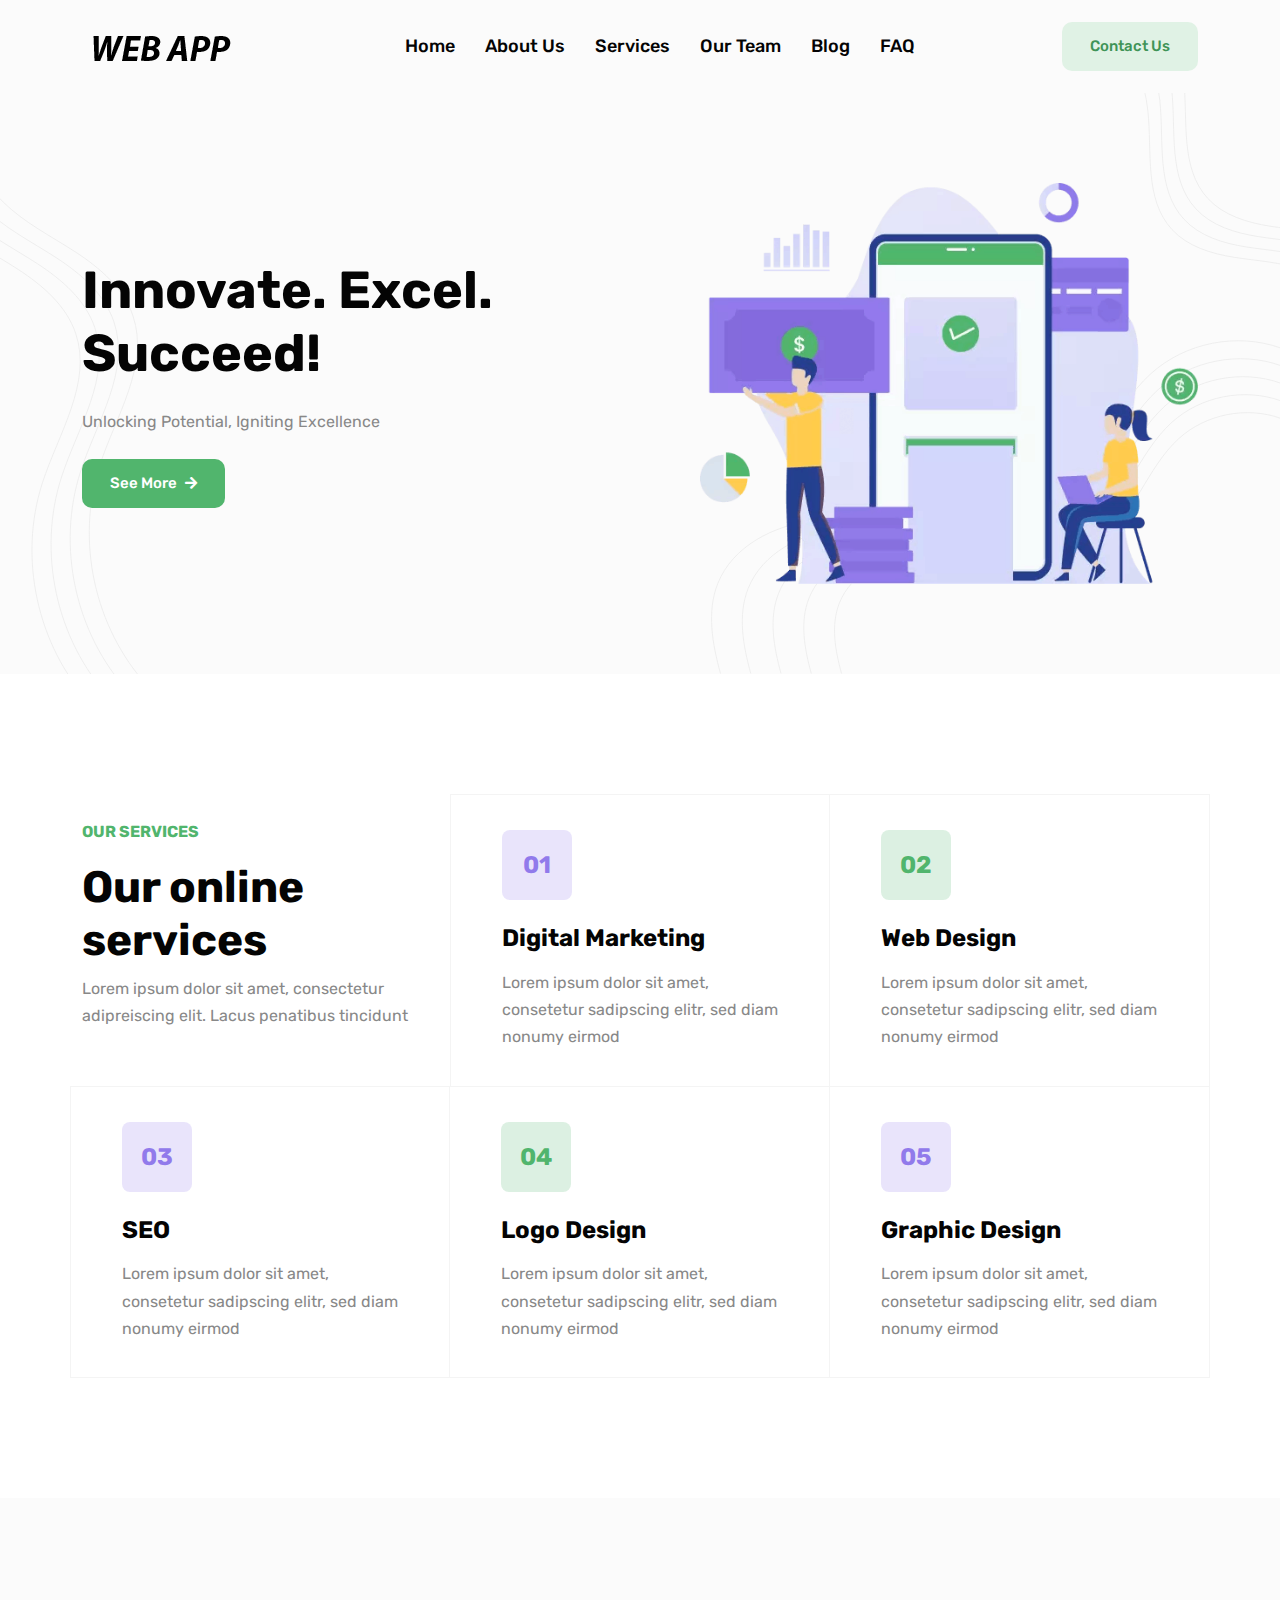
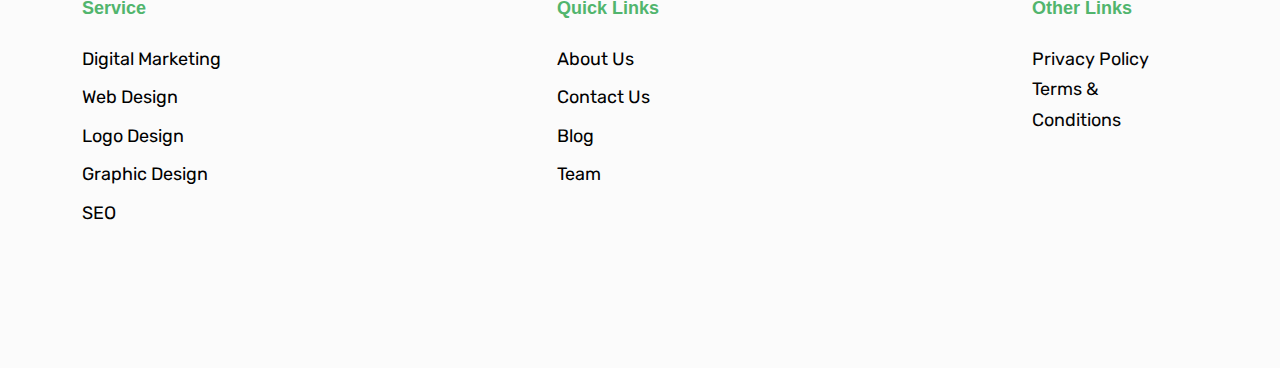
<file: pert3/template/index.html>
<!DOCTYPE html>

<html lang="en-us">

<head>
	<meta charset="utf-8">
	<title>Livewire and filament</title>
	<meta name="viewport" content="width=device-width, initial-scale=1, maximum-scale=5">
	<meta name="description" content="This is meta description">
	<meta name="author" content="Themefisher">
	<link rel="shortcut icon" href="images/favicon.png" type="image/x-icon">
	<link rel="icon" href="images/favicon.png" type="image/x-icon">

	<!-- # Google Fonts -->
	<link rel="preconnect" href="https://fonts.googleapis.com">
	<link rel="preconnect" href="https://fonts.gstatic.com" crossorigin>
	<link href="https://fonts.googleapis.com/css2?family=Rubik:wght@400;500;700&display=swap" rel="stylesheet">

	<!-- # CSS Plugins -->
	<link rel="stylesheet" href="plugins/slick/slick.css">
	<link rel="stylesheet" href="plugins/font-awesome/fontawesome.min.css">
	<link rel="stylesheet" href="plugins/font-awesome/brands.css">
	<link rel="stylesheet" href="plugins/font-awesome/solid.css">

	<!-- # Main Style Sheet -->
	<link rel="stylesheet" href="css/style.css">
</head>

<body>

<!-- navigation -->
<header class="navigation bg-tertiary">
	<nav class="navbar navbar-expand-xl navbar-light text-center py-3">
		<div class="container">
			<a class="navbar-brand" href="index.html">
				<img loading="prelaod" decoding="async" class="img-fluid" width="160" src="images/logo.png" alt="Wallet">
			</a>
			<button class="navbar-toggler" type="button" data-bs-toggle="collapse" data-bs-target="#navbarSupportedContent" aria-controls="navbarSupportedContent" aria-expanded="false" aria-label="Toggle navigation"> <span class="navbar-toggler-icon"></span>
			</button>
			<div class="collapse navbar-collapse" id="navbarSupportedContent">
				<ul class="navbar-nav m-auto mb-2 mb-lg-0">
					<li class="nav-item"> <a class="nav-link" href="index.html">Home</a></li>
					<li class="nav-item "> <a class="nav-link" href="about.html">About Us</a></li>
					<li class="nav-item "> <a class="nav-link" href="services.html">Services</a></li>
					<li class="nav-item "> <a class="nav-link" href="team.html">Our Team</a></li>
					<li class="nav-item "><a class="nav-link " href="blog.html">Blog</a></li>
					<li class="nav-item "><a class="nav-link " href="faq.html">FAQ</a></li>
				</ul>
				<a href="#!" class="btn btn-outline-primary">Contact Us</a>				
			</div>
		</div>
	</nav>
</header>
<!-- /navigation -->

<div class="modal applyLoanModal fade" id="applyLoan" tabindex="-1" aria-labelledby="applyLoanLabel" aria-hidden="true">
  <div class="modal-dialog modal-dialog-centered">
    <div class="modal-content">
      <div class="modal-header border-bottom-0">
        <h4 class="modal-title" id="exampleModalLabel">How much do you need?</h4>
        <button type="button" class="btn-close" data-bs-dismiss="modal" aria-label="Close"></button>
      </div>
      <div class="modal-body">
        <form action="#!" method="post">
          <div class="row">
            <div class="col-lg-6 mb-4 pb-2">
              <div class="form-group">
                <label for="loan_amount" class="form-label">Amount</label>
                <input type="number" class="form-control shadow-none" id="loan_amount" placeholder="ex: 25000">
              </div>
            </div>
            <div class="col-lg-6 mb-4 pb-2">
              <div class="form-group">
                <label for="loan_how_long_for" class="form-label">How long for?</label>
                <input type="number" class="form-control shadow-none" id="loan_how_long_for" placeholder="ex: 12">
              </div>
            </div>
            <div class="col-lg-12 mb-4 pb-2">
              <div class="form-group">
                <label for="loan_repayment" class="form-label">Repayment</label>
                <input type="number" class="form-control shadow-none" id="loan_repayment" disabled>
              </div>
            </div>
            <div class="col-lg-6 mb-4 pb-2">
              <div class="form-group">
                <label for="loan_full_name" class="form-label">Full Name</label>
                <input type="text" class="form-control shadow-none" id="loan_full_name">
              </div>
            </div>
            <div class="col-lg-6 mb-4 pb-2">
              <div class="form-group">
                <label for="loan_email_address" class="form-label">Email address</label>
                <input type="email" class="form-control shadow-none" id="loan_email_address">
              </div>
            </div>
            <div class="col-lg-12">
              <button type="submit" class="btn btn-primary w-100">Get Your Loan Now</button>
            </div>
          </div>
        </form>
      </div>
    </div>
  </div>
</div>

<section class="banner bg-tertiary position-relative overflow-hidden">
  <div class="container">
    <div class="row align-items-center justify-content-center">
      <div class="col-lg-6 mb-5 mb-lg-0">
        <div class="block text-center text-lg-start pe-0 pe-xl-5">
          <h1 class="text-capitalize mb-4">Innovate. Excel. Succeed!</h1>
          <p class="mb-4">Unlocking Potential, Igniting Excellence</p> <a type="button"
            class="btn btn-primary" href="#" data-bs-toggle="modal" data-bs-target="#applyLoan">See More<span style="font-size: 14px;" class="ms-2 fas fa-arrow-right"></span></a>
        </div>
      </div>
      <div class="col-lg-6">
        <div class="ps-lg-5 text-center">
          <img loading="lazy" decoding="async"
            src="images/about-us.png"
            alt="banner image" class="w-100">
        </div>
      </div>
    </div>
  </div>
  <div class="has-shapes">
    <svg class="shape shape-left text-light" viewBox="0 0 192 752" fill="none" xmlns="http://www.w3.org/2000/svg">
      <path
        d="M-30.883 0C-41.3436 36.4248 -22.7145 75.8085 4.29154 102.398C31.2976 128.987 65.8677 146.199 97.6457 166.87C129.424 187.542 160.139 213.902 172.162 249.847C193.542 313.799 149.886 378.897 129.069 443.036C97.5623 540.079 122.109 653.229 191 728.495"
        stroke="currentColor" stroke-miterlimit="10" />
      <path
        d="M-55.5959 7.52271C-66.0565 43.9475 -47.4274 83.3312 -20.4214 109.92C6.58466 136.51 41.1549 153.722 72.9328 174.393C104.711 195.064 135.426 221.425 147.449 257.37C168.829 321.322 125.174 386.42 104.356 450.559C72.8494 547.601 97.3965 660.752 166.287 736.018"
        stroke="currentColor" stroke-miterlimit="10" />
      <path
        d="M-80.3302 15.0449C-90.7909 51.4697 -72.1617 90.8535 -45.1557 117.443C-18.1497 144.032 16.4205 161.244 48.1984 181.915C79.9763 202.587 110.691 228.947 122.715 264.892C144.095 328.844 100.439 393.942 79.622 458.081C48.115 555.123 72.6622 668.274 141.552 743.54"
        stroke="currentColor" stroke-miterlimit="10" />
      <path
        d="M-105.045 22.5676C-115.506 58.9924 -96.8766 98.3762 -69.8706 124.965C-42.8646 151.555 -8.29436 168.767 23.4835 189.438C55.2615 210.109 85.9766 236.469 98.0001 272.415C119.38 336.367 75.7243 401.464 54.9072 465.604C23.4002 562.646 47.9473 675.796 116.838 751.063"
        stroke="currentColor" stroke-miterlimit="10" />
    </svg>
    <svg class="shape shape-right text-light" viewBox="0 0 731 746" fill="none" xmlns="http://www.w3.org/2000/svg">
      <path
        d="M12.1794 745.14C1.80036 707.275 -5.75764 666.015 8.73984 629.537C27.748 581.745 80.4729 554.968 131.538 548.843C182.604 542.703 234.032 552.841 285.323 556.748C336.615 560.64 391.543 557.276 433.828 527.964C492.452 487.323 511.701 408.123 564.607 360.255C608.718 320.353 675.307 307.183 731.29 327.323"
        stroke="currentColor" stroke-miterlimit="10" />
      <path
        d="M51.0253 745.14C41.2045 709.326 34.0538 670.284 47.7668 635.783C65.7491 590.571 115.623 565.242 163.928 559.449C212.248 553.641 260.884 563.235 309.4 566.931C357.916 570.627 409.887 567.429 449.879 539.701C505.35 501.247 523.543 426.331 573.598 381.059C615.326 343.314 678.324 330.853 731.275 349.906"
        stroke="currentColor" stroke-miterlimit="10" />
      <path
        d="M89.8715 745.14C80.6239 711.363 73.8654 674.568 86.8091 642.028C103.766 599.396 150.788 575.515 196.347 570.054C241.906 564.578 287.767 573.629 333.523 577.099C379.278 580.584 428.277 577.567 465.976 551.423C518.279 515.172 535.431 444.525 582.62 401.832C621.964 366.229 681.356 354.493 731.291 372.46"
        stroke="currentColor" stroke-miterlimit="10" />
      <path
        d="M128.718 745.14C120.029 713.414 113.678 678.838 125.837 648.274C141.768 608.221 185.939 585.788 228.737 580.659C271.536 575.515 314.621 584.008 357.6 587.282C400.58 590.556 446.607 587.719 482.028 563.16C531.163 529.111 547.275 462.733 591.612 422.635C628.572 389.19 684.375 378.162 731.276 395.043"
        stroke="currentColor" stroke-miterlimit="10" />
      <path
        d="M167.564 745.14C159.432 715.451 153.504 683.107 164.863 654.519C179.753 617.046 221.088 596.062 261.126 591.265C301.164 586.452 341.473 594.402 381.677 597.465C421.88 600.527 464.95 597.872 498.094 574.896C544.061 543.035 559.146 480.942 600.617 443.423C635.194 412.135 687.406 401.817 731.276 417.612"
        stroke="currentColor" stroke-miterlimit="10" />
      <path
        d="M817.266 289.466C813.108 259.989 787.151 237.697 759.261 227.271C731.372 216.846 701.077 215.553 671.666 210.904C642.254 206.24 611.795 197.156 591.664 175.224C555.853 136.189 566.345 75.5336 560.763 22.8649C552.302 -56.8256 498.487 -130.133 425 -162.081"
        stroke="currentColor" stroke-miterlimit="10" />
      <path
        d="M832.584 276.159C828.427 246.683 802.469 224.391 774.58 213.965C746.69 203.539 716.395 202.246 686.984 197.598C657.573 192.934 627.114 183.85 606.982 161.918C571.172 122.883 581.663 62.2275 576.082 9.55873C567.62 -70.1318 513.806 -143.439 440.318 -175.387"
        stroke="currentColor" stroke-miterlimit="10" />
      <path
        d="M847.904 262.853C843.747 233.376 817.789 211.084 789.9 200.659C762.011 190.233 731.716 188.94 702.304 184.292C672.893 179.627 642.434 170.544 622.303 148.612C586.492 109.577 596.983 48.9211 591.402 -3.74766C582.94 -83.4382 529.126 -156.746 455.638 -188.694"
        stroke="currentColor" stroke-miterlimit="10" />
      <path
        d="M863.24 249.547C859.083 220.07 833.125 197.778 805.236 187.353C777.347 176.927 747.051 175.634 717.64 170.986C688.229 166.321 657.77 157.237 637.639 135.306C601.828 96.2707 612.319 35.6149 606.738 -17.0538C598.276 -96.7443 544.462 -170.052 470.974 -202"
        stroke="currentColor" stroke-miterlimit="10" />
    </svg>
  </div>
</section>

<section class="section">
  <div class="container">
    <div class="row">
      <div class="col-lg-4 col-md-6">
        <div class="section-title pt-4">
          <p class="text-primary text-uppercase fw-bold mb-3">Our Services</p>
          <h1>Our online services</h1>
          <p>Lorem ipsum dolor sit amet, consectetur adipreiscing elit. Lacus penatibus tincidunt</p>
        </div>
      </div>
      <div class="col-lg-4 col-md-6 service-item">
        <a class="text-black" href="service-details.html">
          <div class="block"> <span class="colored-box text-center h3 mb-4">01</span>
            <h3 class="mb-3 service-title">Digital Marketing</h3>
            <p class="mb-0 service-description">Lorem ipsum dolor sit amet, consetetur sadipscing elitr, sed diam nonumy
              eirmod</p>
          </div>
        </a>
      </div>
      <div class="col-lg-4 col-md-6 service-item">
        <a class="text-black" href="service-details.html">
          <div class="block"> <span class="colored-box text-center h3 mb-4">02</span>
            <h3 class="mb-3 service-title">Web Design</h3>
            <p class="mb-0 service-description">Lorem ipsum dolor sit amet, consetetur sadipscing elitr, sed diam nonumy
              eirmod</p>
          </div>
        </a>
      </div>
      <div class="col-lg-4 col-md-6 service-item">
        <a class="text-black" href="service-details.html">
          <div class="block"> <span class="colored-box text-center h3 mb-4">03</span>
            <h3 class="mb-3 service-title">SEO</h3>
            <p class="mb-0 service-description">Lorem ipsum dolor sit amet, consetetur sadipscing elitr, sed diam nonumy
              eirmod</p>
          </div>
        </a>
      </div>
      <div class="col-lg-4 col-md-6 service-item">
        <a class="text-black" href="service-details.html">
          <div class="block"> <span class="colored-box text-center h3 mb-4">04</span>
            <h3 class="mb-3 service-title">Logo Design</h3>
            <p class="mb-0 service-description">Lorem ipsum dolor sit amet, consetetur sadipscing elitr, sed diam nonumy
              eirmod</p>
          </div>
        </a>
      </div>
      <div class="col-lg-4 col-md-6 service-item">
        <a class="text-black" href="service-details.html">
          <div class="block"> <span class="colored-box text-center h3 mb-4">05</span>
            <h3 class="mb-3 service-title">Graphic Design</h3>
            <p class="mb-0 service-description">Lorem ipsum dolor sit amet, consetetur sadipscing elitr, sed diam nonumy
              eirmod</p>
          </div>
        </a>
      </div>
    </div>
  </div>
</section>




<footer class="section-sm bg-tertiary">
	<div class="container">
		<div class="row justify-content-between">
			<div class="col-lg-2 col-md-4 col-6 mb-4">
				<div class="footer-widget">
					<h5 class="mb-4 text-primary font-secondary">Service</h5>
					<ul class="list-unstyled">
						<li class="mb-2"><a href="service-details.html">Digital Marketing</a>
						</li>
						<li class="mb-2"><a href="service-details.html">Web Design</a>
						</li>
						<li class="mb-2"><a href="service-details.html">Logo Design</a>
						</li>
						<li class="mb-2"><a href="service-details.html">Graphic Design</a>
						</li>
						<li class="mb-2"><a href="service-details.html">SEO</a>
						</li>
					</ul>
				</div>
			</div>
			<div class="col-lg-2 col-md-4 col-6 mb-4">
				<div class="footer-widget">
					<h5 class="mb-4 text-primary font-secondary">Quick Links</h5>
					<ul class="list-unstyled">
						<li class="mb-2"><a href="#!">About Us</a>
						</li>
						<li class="mb-2"><a href="#!">Contact Us</a>
						</li>
						<li class="mb-2"><a href="#!">Blog</a>
						</li>
						<li class="mb-2"><a href="#!">Team</a>
						</li>
					</ul>
				</div>
			</div>
			<div class="col-lg-2 col-md-4 col-6 mb-4">
				<div class="footer-widget">
					<h5 class="mb-4 text-primary font-secondary">Other Links</h5>
					<ul class="list-unstyled">
						<li class="list-inline-item me-4"><a class="text-black" href="privacy-policy.html">Privacy Policy</a>
                        </li>
						<li class="list-inline-item me-4"><a class="text-black" href="terms.html">Terms &amp; Conditions</a>
                        </li>
					</ul>
				</div>
			</div>			
		</div>
		
	</div>
</footer>

<!-- # JS Plugins -->
<script src="plugins/jquery/jquery.min.js"></script>
<script src="plugins/bootstrap/bootstrap.min.js"></script>

<!-- Main Script -->
<script src="js/script.js"></script>

</body>
</html>
</file>
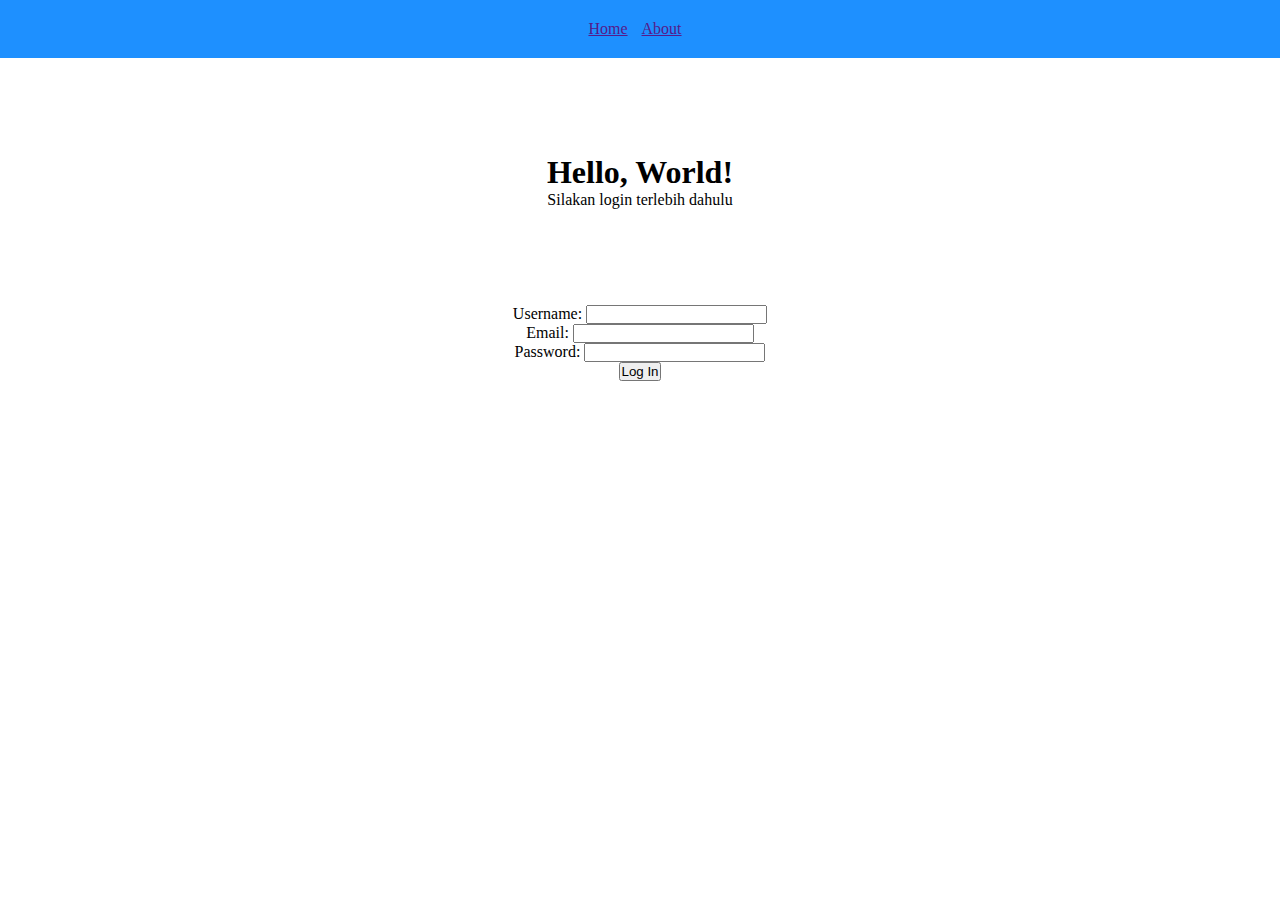
<file: pert1/coding/src/index.html>
<!DOCTYPE html>
<html lang="en">
<head>
    <meta charset="UTF-8">
    <meta name="viewport" content="width=device-width, initial-scale=1.0">
    <title>Day 1 - Sample HTML</title>
    <link rel="stylesheet" href="styles.css">
</head>
<header>
    <nav>
        <ul>
            <li><a href="">Home</a></li>
            <li><a href="">About</a></li>
        </ul>
    </nav>
</header>

<body>
    <section class="section1">
        <div class="main_content">
            <h1>Hello, World!</h1>
            <p>Silakan login terlebih dahulu</p>
        </div>
    </section>

    <section class="login-form">
        <div class="form">
            <form>
                Username:
                <input type="text" name="user" id="user_log">
                <br>
                Email:
                <input type="email" name="email" id="email_log">
                <br>
                Password:
                <input type="password" name="password" id="password">
                <br>
                <input type="submit" value="Log In">
            </form>
        </div>
    </section>
</body>
</html>
</file>
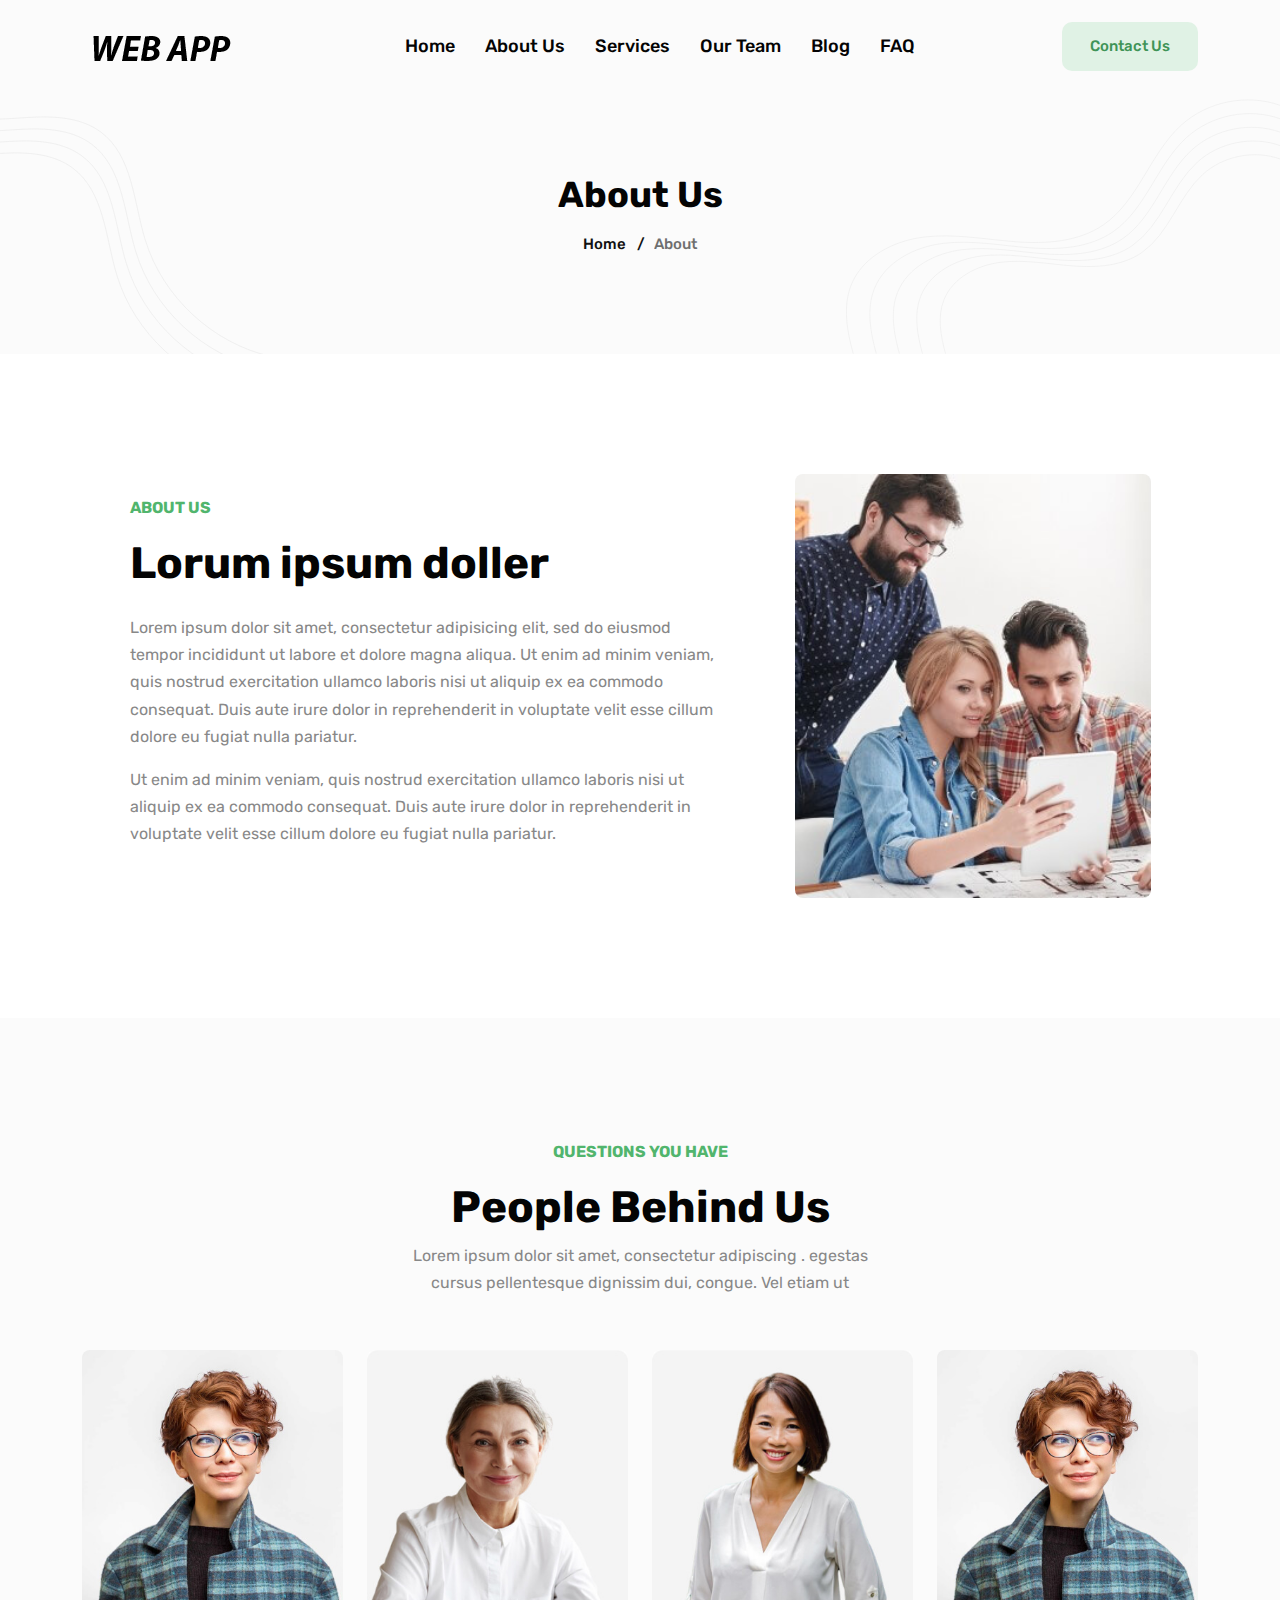
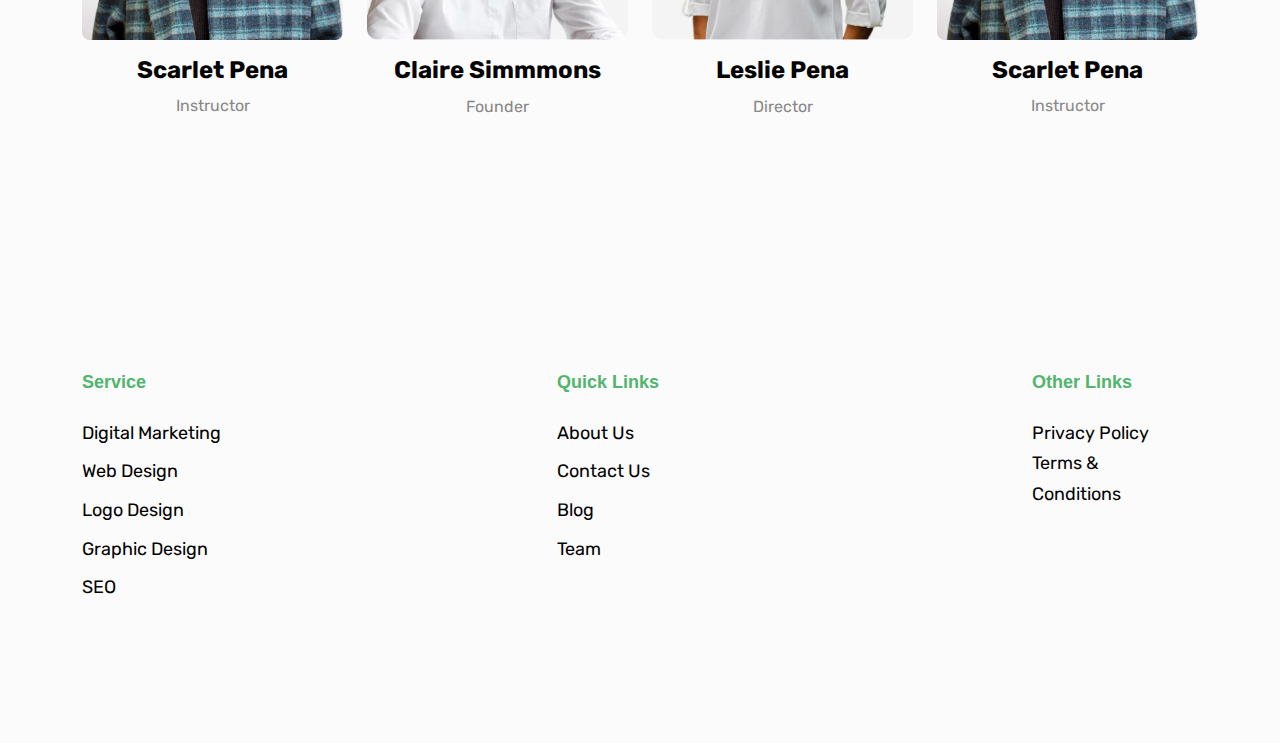
<file: pert3/template/about.html>
<!DOCTYPE html>

<html lang="en-us">

<head>
	<meta charset="utf-8">
	<title>Livewire and filament</title>
	<meta name="viewport" content="width=device-width, initial-scale=1, maximum-scale=5">
	<meta name="description" content="This is meta description">
	<meta name="author" content="Themefisher">
	<link rel="shortcut icon" href="images/favicon.png" type="image/x-icon">
	<link rel="icon" href="images/favicon.png" type="image/x-icon">

	<!-- # Google Fonts -->
	<link rel="preconnect" href="https://fonts.googleapis.com">
	<link rel="preconnect" href="https://fonts.gstatic.com" crossorigin>
	<link href="https://fonts.googleapis.com/css2?family=Rubik:wght@400;500;700&display=swap" rel="stylesheet">

	<!-- # CSS Plugins -->
	<link rel="stylesheet" href="plugins/slick/slick.css">
	<link rel="stylesheet" href="plugins/font-awesome/fontawesome.min.css">
	<link rel="stylesheet" href="plugins/font-awesome/brands.css">
	<link rel="stylesheet" href="plugins/font-awesome/solid.css">

	<!-- # Main Style Sheet -->
	<link rel="stylesheet" href="css/style.css">
</head>

<body>

<!-- navigation -->
<header class="navigation bg-tertiary">
	<nav class="navbar navbar-expand-xl navbar-light text-center py-3">
		<div class="container">
			<a class="navbar-brand" href="index.html">
				<img loading="prelaod" decoding="async" class="img-fluid" width="160" src="images/logo.png" alt="Wallet">
			</a>
			<button class="navbar-toggler" type="button" data-bs-toggle="collapse" data-bs-target="#navbarSupportedContent" aria-controls="navbarSupportedContent" aria-expanded="false" aria-label="Toggle navigation"> <span class="navbar-toggler-icon"></span>
			</button>
			<div class="collapse navbar-collapse" id="navbarSupportedContent">
				<ul class="navbar-nav m-auto mb-2 mb-lg-0">
					<li class="nav-item"> <a class="nav-link" href="index.html">Home</a></li>
					<li class="nav-item "> <a class="nav-link" href="about.html">About Us</a></li>
					<li class="nav-item "> <a class="nav-link" href="services.html">Services</a></li>
					<li class="nav-item "> <a class="nav-link" href="team.html">Our Team</a></li>
					<li class="nav-item "><a class="nav-link " href="blog.html">Blog</a></li>
					<li class="nav-item "><a class="nav-link " href="faq.html">FAQ</a></li>
				</ul>
				<a href="#!" class="btn btn-outline-primary">Contact Us</a>				
			</div>
		</div>
	</nav>
</header>
<!-- /navigation -->



<section class="page-header bg-tertiary">
	<div class="container">
		<div class="row">
			<div class="col-8 mx-auto text-center">
				<h2 class="mb-3 text-capitalize">About Us</h2>
				<ul class="list-inline breadcrumbs text-capitalize" style="font-weight:500">
					<li class="list-inline-item"><a href="index.html">Home</a>
					</li>
					<li class="list-inline-item">/ &nbsp; <a href="about.html">About</a>
					</li>
				</ul>
			</div>
		</div>
	</div>
	<div class="has-shapes">
		<svg class="shape shape-left text-light" viewBox="0 0 192 752" fill="none" xmlns="http://www.w3.org/2000/svg">
			<path d="M-30.883 0C-41.3436 36.4248 -22.7145 75.8085 4.29154 102.398C31.2976 128.987 65.8677 146.199 97.6457 166.87C129.424 187.542 160.139 213.902 172.162 249.847C193.542 313.799 149.886 378.897 129.069 443.036C97.5623 540.079 122.109 653.229 191 728.495" stroke="currentColor" stroke-miterlimit="10" />
			<path d="M-55.5959 7.52271C-66.0565 43.9475 -47.4274 83.3312 -20.4214 109.92C6.58466 136.51 41.1549 153.722 72.9328 174.393C104.711 195.064 135.426 221.425 147.449 257.37C168.829 321.322 125.174 386.42 104.356 450.559C72.8494 547.601 97.3965 660.752 166.287 736.018" stroke="currentColor" stroke-miterlimit="10" />
			<path d="M-80.3302 15.0449C-90.7909 51.4697 -72.1617 90.8535 -45.1557 117.443C-18.1497 144.032 16.4205 161.244 48.1984 181.915C79.9763 202.587 110.691 228.947 122.715 264.892C144.095 328.844 100.439 393.942 79.622 458.081C48.115 555.123 72.6622 668.274 141.552 743.54" stroke="currentColor" stroke-miterlimit="10" />
			<path d="M-105.045 22.5676C-115.506 58.9924 -96.8766 98.3762 -69.8706 124.965C-42.8646 151.555 -8.29436 168.767 23.4835 189.438C55.2615 210.109 85.9766 236.469 98.0001 272.415C119.38 336.367 75.7243 401.464 54.9072 465.604C23.4002 562.646 47.9473 675.796 116.838 751.063" stroke="currentColor" stroke-miterlimit="10" />
		</svg>
		<svg class="shape shape-right text-light" viewBox="0 0 731 746" fill="none" xmlns="http://www.w3.org/2000/svg">
			<path d="M12.1794 745.14C1.80036 707.275 -5.75764 666.015 8.73984 629.537C27.748 581.745 80.4729 554.968 131.538 548.843C182.604 542.703 234.032 552.841 285.323 556.748C336.615 560.64 391.543 557.276 433.828 527.964C492.452 487.323 511.701 408.123 564.607 360.255C608.718 320.353 675.307 307.183 731.29 327.323" stroke="currentColor" stroke-miterlimit="10" />
			<path d="M51.0253 745.14C41.2045 709.326 34.0538 670.284 47.7668 635.783C65.7491 590.571 115.623 565.242 163.928 559.449C212.248 553.641 260.884 563.235 309.4 566.931C357.916 570.627 409.887 567.429 449.879 539.701C505.35 501.247 523.543 426.331 573.598 381.059C615.326 343.314 678.324 330.853 731.275 349.906" stroke="currentColor" stroke-miterlimit="10" />
			<path d="M89.8715 745.14C80.6239 711.363 73.8654 674.568 86.8091 642.028C103.766 599.396 150.788 575.515 196.347 570.054C241.906 564.578 287.767 573.629 333.523 577.099C379.278 580.584 428.277 577.567 465.976 551.423C518.279 515.172 535.431 444.525 582.62 401.832C621.964 366.229 681.356 354.493 731.291 372.46" stroke="currentColor" stroke-miterlimit="10" />
			<path d="M128.718 745.14C120.029 713.414 113.678 678.838 125.837 648.274C141.768 608.221 185.939 585.788 228.737 580.659C271.536 575.515 314.621 584.008 357.6 587.282C400.58 590.556 446.607 587.719 482.028 563.16C531.163 529.111 547.275 462.733 591.612 422.635C628.572 389.19 684.375 378.162 731.276 395.043" stroke="currentColor" stroke-miterlimit="10" />
			<path d="M167.564 745.14C159.432 715.451 153.504 683.107 164.863 654.519C179.753 617.046 221.088 596.062 261.126 591.265C301.164 586.452 341.473 594.402 381.677 597.465C421.88 600.527 464.95 597.872 498.094 574.896C544.061 543.035 559.146 480.942 600.617 443.423C635.194 412.135 687.406 401.817 731.276 417.612" stroke="currentColor" stroke-miterlimit="10" />
			<path d="M817.266 289.466C813.108 259.989 787.151 237.697 759.261 227.271C731.372 216.846 701.077 215.553 671.666 210.904C642.254 206.24 611.795 197.156 591.664 175.224C555.853 136.189 566.345 75.5336 560.763 22.8649C552.302 -56.8256 498.487 -130.133 425 -162.081" stroke="currentColor" stroke-miterlimit="10" />
			<path d="M832.584 276.159C828.427 246.683 802.469 224.391 774.58 213.965C746.69 203.539 716.395 202.246 686.984 197.598C657.573 192.934 627.114 183.85 606.982 161.918C571.172 122.883 581.663 62.2275 576.082 9.55873C567.62 -70.1318 513.806 -143.439 440.318 -175.387" stroke="currentColor" stroke-miterlimit="10" />
			<path d="M847.904 262.853C843.747 233.376 817.789 211.084 789.9 200.659C762.011 190.233 731.716 188.94 702.304 184.292C672.893 179.627 642.434 170.544 622.303 148.612C586.492 109.577 596.983 48.9211 591.402 -3.74766C582.94 -83.4382 529.126 -156.746 455.638 -188.694" stroke="currentColor" stroke-miterlimit="10" />
			<path d="M863.24 249.547C859.083 220.07 833.125 197.778 805.236 187.353C777.347 176.927 747.051 175.634 717.64 170.986C688.229 166.321 657.77 157.237 637.639 135.306C601.828 96.2707 612.319 35.6149 606.738 -17.0538C598.276 -96.7443 544.462 -170.052 470.974 -202" stroke="currentColor" stroke-miterlimit="10" />
		</svg>
	</div>
</section>

<section class="section">
	<div class="container">
		<div class="row justify-content-center align-items-center">
			<div class="col-lg-7">
				<div class="section-title">
					<p class="text-primary text-uppercase fw-bold mb-3">About Us</p>
					<h2 class="h1 mb-4">Lorum ipsum doller</h2>
					<div class="content pe-0 pe-lg-5">
						<p>Lorem ipsum dolor sit amet, consectetur adipisicing elit, sed do eiusmod tempor incididunt ut labore et dolore magna aliqua. Ut enim ad minim veniam, quis nostrud exercitation ullamco laboris nisi ut aliquip ex ea commodo consequat. Duis aute irure dolor in reprehenderit in voluptate velit esse cillum dolore eu fugiat nulla pariatur.</p>
						<p>Ut enim ad minim veniam, quis nostrud exercitation ullamco laboris nisi ut aliquip ex ea commodo consequat. Duis aute irure dolor in reprehenderit in voluptate velit esse cillum dolore eu fugiat nulla pariatur.</p>
					</div>
				</div>
			</div>
			<div class="col-lg-4 mt-5 mt-lg-0">
				<img loading="lazy" decoding="async" src="images/about/about-11.jpg" alt="Business Loans &lt;br&gt; For Daily Expenses" class="rounded w-100">
			</div>
		</div>
	</div>
</section>





<section class="section teams bg-tertiary">
	<div class="container">
		<div class="row justify-content-center">
			<div class="col-12">
				<div class="section-title text-center">
					<p class="text-primary text-uppercase fw-bold mb-3">Questions You Have</p>
					<h1>People Behind Us</h1>
					<p class="mb-0">Lorem ipsum dolor sit amet, consectetur adipiscing . egestas
						<br>cursus pellentesque dignissim dui, congue. Vel etiam ut</p>
				</div>
			</div>
		</div>
		<div class="row position-relative">
			<div class="col-xl-3 col-lg-4 col-md-6 mt-4">
				<div class="card bg-transparent border-0 text-center">
					<div class="card-img">
						<img loading="lazy" decoding="async" src="images/about/team-1.jpg" alt="Scarlet Pena" class="rounded w-100" width="300" height="332">
						<ul class="card-social list-inline">
							<li class="list-inline-item"><a class="facebook" href="#"><i class="fab fa-facebook"></i></a>
							</li>
							<li class="list-inline-item"><a class="twitter" href="#"><i class="fab fa-twitter"></i></a>
							</li>
							<li class="list-inline-item"><a class="instagram" href="#"><i class="fab fa-instagram"></i></a>
							</li>
						</ul>
					</div>
					<div class="card-body">
						<h3>Scarlet Pena</h3>
						<p>Instructor</p>
					</div>
				</div>
			</div>
			<div class="col-xl-3 col-lg-4 col-md-6 mt-4">
				<div class="card bg-transparent border-0 text-center">
					<div class="card-img">
						<img loading="lazy" decoding="async" src="images/about/team-2.jpg" alt="Claire Simmmons" class="rounded w-100" width="300" height="333">
						<ul class="card-social list-inline">
							<li class="list-inline-item"><a class="facebook" href="#"><i class="fab fa-facebook"></i></a>
							</li>
							<li class="list-inline-item"><a class="twitter" href="#"><i class="fab fa-twitter"></i></a>
							</li>
							<li class="list-inline-item"><a class="instagram" href="#"><i class="fab fa-instagram"></i></a>
							</li>
						</ul>
					</div>
					<div class="card-body">
						<h3>Claire Simmmons</h3>
						<p>Founder</p>
					</div>
				</div>
			</div>
			<div class="col-xl-3 col-lg-4 col-md-6 mt-4">
				<div class="card bg-transparent border-0 text-center">
					<div class="card-img">
						<img loading="lazy" decoding="async" src="images/about/team-3.jpg" alt="Leslie Pena" class="rounded w-100" width="300" height="333">
						<ul class="card-social list-inline">
							<li class="list-inline-item"><a class="facebook" href="#"><i class="fab fa-facebook"></i></a>
							</li>
							<li class="list-inline-item"><a class="twitter" href="#"><i class="fab fa-twitter"></i></a>
							</li>
							<li class="list-inline-item"><a class="instagram" href="#"><i class="fab fa-instagram"></i></a>
							</li>
						</ul>
					</div>
					<div class="card-body">
						<h3>Leslie Pena</h3>
						<p>Director</p>
					</div>
				</div>
			</div>
			<div class="col-xl-3 col-lg-4 col-md-6 mt-4">
				<div class="card bg-transparent border-0 text-center">
					<div class="card-img">
						<img loading="lazy" decoding="async" src="images/about/team-1.jpg" alt="Scarlet Pena" class="rounded w-100" width="300" height="332">
						<ul class="card-social list-inline">
							<li class="list-inline-item"><a class="facebook" href="#"><i class="fab fa-facebook"></i></a>
							</li>
							<li class="list-inline-item"><a class="twitter" href="#"><i class="fab fa-twitter"></i></a>
							</li>
							<li class="list-inline-item"><a class="instagram" href="#"><i class="fab fa-instagram"></i></a>
							</li>
						</ul>
					</div>
					<div class="card-body">
						<h3>Scarlet Pena</h3>
						<p>Instructor</p>
					</div>
				</div>
			</div>
		</div>
	</div>
</section>


<footer class="section-sm bg-tertiary">
	<div class="container">
		<div class="row justify-content-between">
			<div class="col-lg-2 col-md-4 col-6 mb-4">
				<div class="footer-widget">
					<h5 class="mb-4 text-primary font-secondary">Service</h5>
					<ul class="list-unstyled">
						<li class="mb-2"><a href="service-details.html">Digital Marketing</a>
						</li>
						<li class="mb-2"><a href="service-details.html">Web Design</a>
						</li>
						<li class="mb-2"><a href="service-details.html">Logo Design</a>
						</li>
						<li class="mb-2"><a href="service-details.html">Graphic Design</a>
						</li>
						<li class="mb-2"><a href="service-details.html">SEO</a>
						</li>
					</ul>
				</div>
			</div>
			<div class="col-lg-2 col-md-4 col-6 mb-4">
				<div class="footer-widget">
					<h5 class="mb-4 text-primary font-secondary">Quick Links</h5>
					<ul class="list-unstyled">
						<li class="mb-2"><a href="#!">About Us</a>
						</li>
						<li class="mb-2"><a href="#!">Contact Us</a>
						</li>
						<li class="mb-2"><a href="#!">Blog</a>
						</li>
						<li class="mb-2"><a href="#!">Team</a>
						</li>
					</ul>
				</div>
			</div>
			<div class="col-lg-2 col-md-4 col-6 mb-4">
				<div class="footer-widget">
					<h5 class="mb-4 text-primary font-secondary">Other Links</h5>
					<ul class="list-unstyled">
						<li class="list-inline-item me-4"><a class="text-black" href="privacy-policy.html">Privacy Policy</a>
                        </li>
						<li class="list-inline-item me-4"><a class="text-black" href="terms.html">Terms &amp; Conditions</a>
                        </li>
					</ul>
				</div>
			</div>			
		</div>
		
	</div>
</footer>

<!-- # JS Plugins -->
<script src="plugins/jquery/jquery.min.js"></script>
<script src="plugins/bootstrap/bootstrap.min.js"></script>

<!-- Main Script -->
<script src="js/script.js"></script>

</body>
</html>
</file>
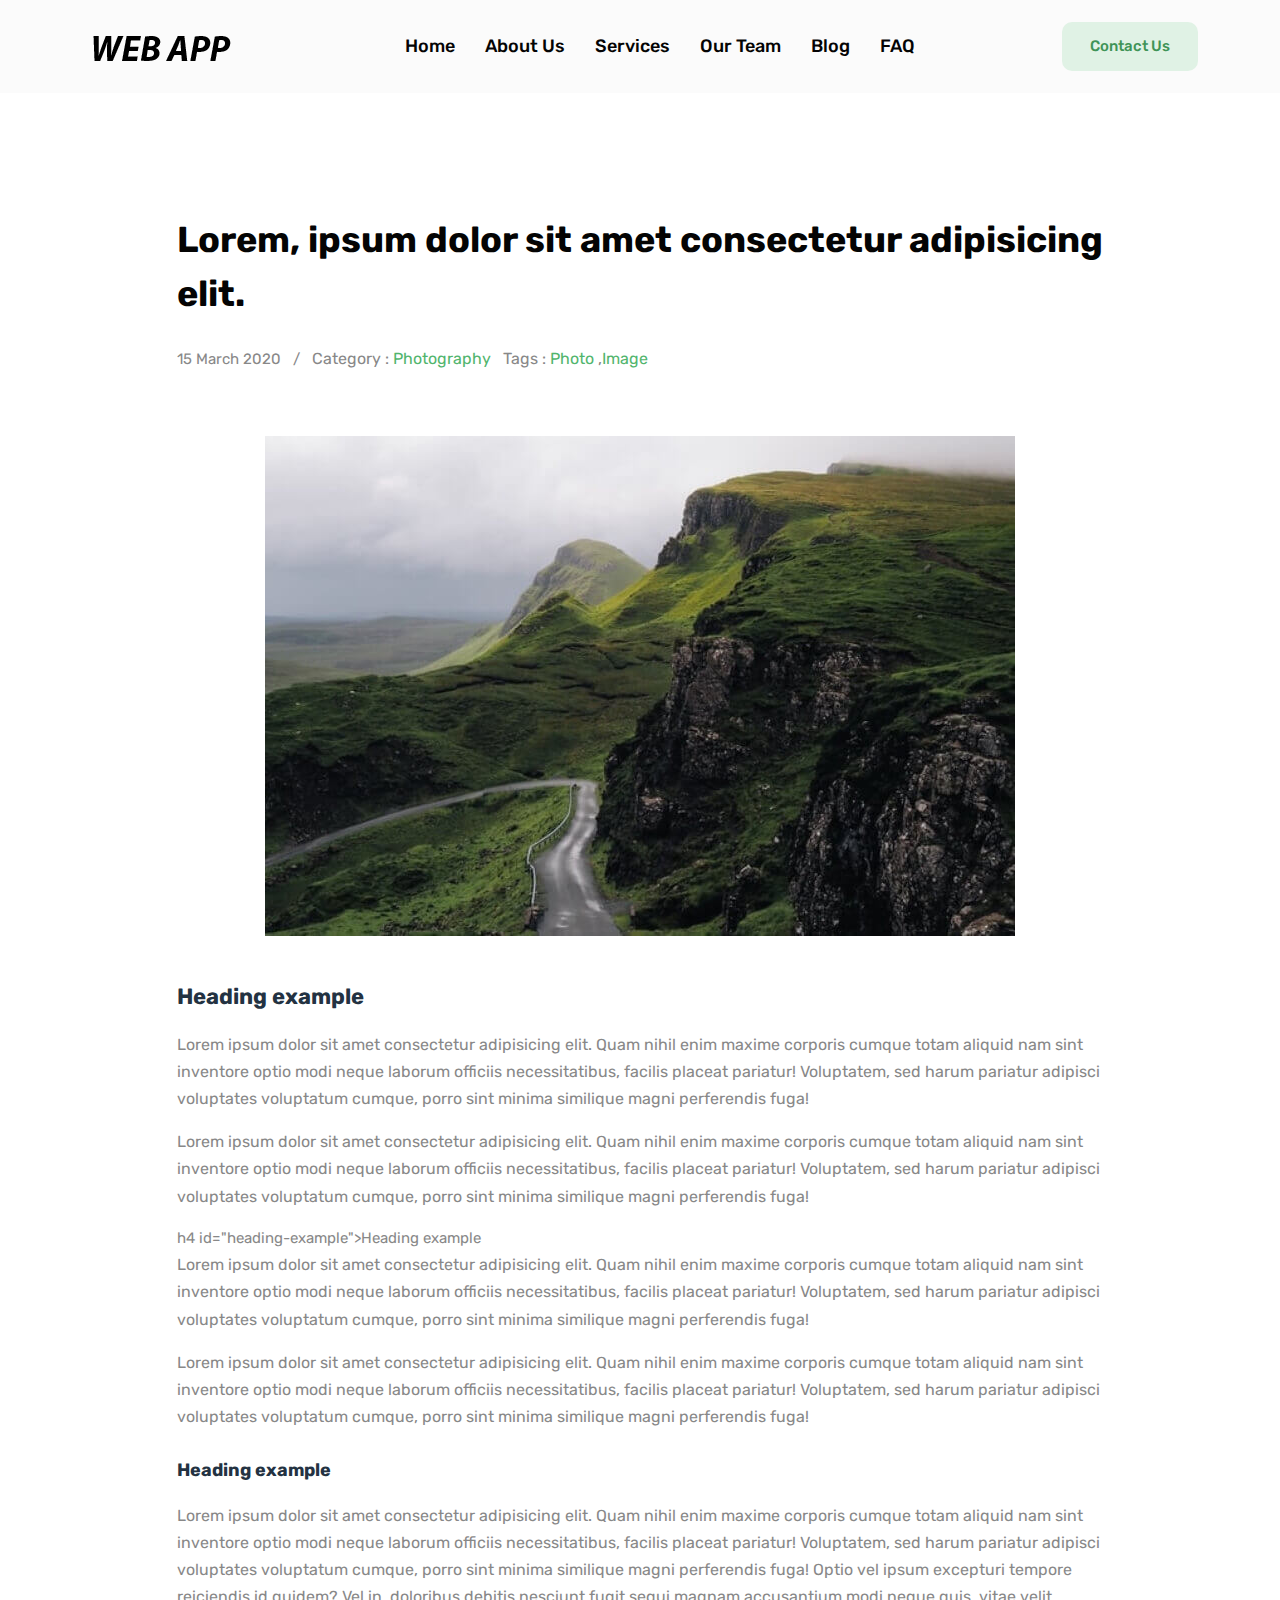
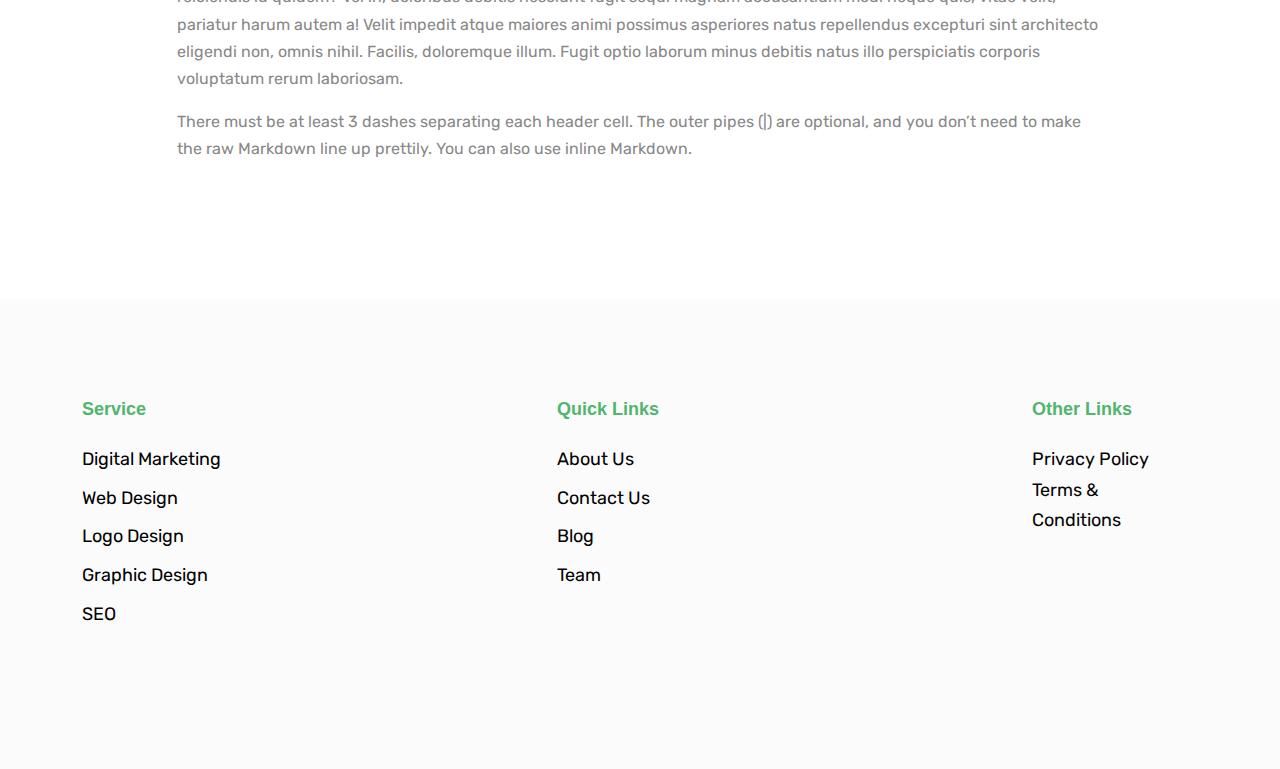
<file: pert3/template/blog-details.html>
<!DOCTYPE html>

<html lang="en-us">

<head>
	<meta charset="utf-8">
	<title>Livewire and filament</title>
	<meta name="viewport" content="width=device-width, initial-scale=1, maximum-scale=5">
	<meta name="description" content="This is meta description">
	<meta name="author" content="Themefisher">
	<link rel="shortcut icon" href="images/favicon.png" type="image/x-icon">
	<link rel="icon" href="images/favicon.png" type="image/x-icon">

	<!-- # Google Fonts -->
	<link rel="preconnect" href="https://fonts.googleapis.com">
	<link rel="preconnect" href="https://fonts.gstatic.com" crossorigin>
	<link href="https://fonts.googleapis.com/css2?family=Rubik:wght@400;500;700&display=swap" rel="stylesheet">

	<!-- # CSS Plugins -->
	<link rel="stylesheet" href="plugins/slick/slick.css">
	<link rel="stylesheet" href="plugins/font-awesome/fontawesome.min.css">
	<link rel="stylesheet" href="plugins/font-awesome/brands.css">
	<link rel="stylesheet" href="plugins/font-awesome/solid.css">

	<!-- # Main Style Sheet -->
	<link rel="stylesheet" href="css/style.css">
</head>

<body>

<!-- navigation -->
<header class="navigation bg-tertiary">
	<nav class="navbar navbar-expand-xl navbar-light text-center py-3">
		<div class="container">
			<a class="navbar-brand" href="index.html">
				<img loading="prelaod" decoding="async" class="img-fluid" width="160" src="images/logo.png" alt="Wallet">
			</a>
			<button class="navbar-toggler" type="button" data-bs-toggle="collapse" data-bs-target="#navbarSupportedContent" aria-controls="navbarSupportedContent" aria-expanded="false" aria-label="Toggle navigation"> <span class="navbar-toggler-icon"></span>
			</button>
			<div class="collapse navbar-collapse" id="navbarSupportedContent">
				<ul class="navbar-nav m-auto mb-2 mb-lg-0">
					<li class="nav-item"> <a class="nav-link" href="index.html">Home</a></li>
					<li class="nav-item "> <a class="nav-link" href="about.html">About Us</a></li>
					<li class="nav-item "> <a class="nav-link" href="services.html">Services</a></li>
					<li class="nav-item "> <a class="nav-link" href="team.html">Our Team</a></li>
					<li class="nav-item "><a class="nav-link " href="blog.html">Blog</a></li>
					<li class="nav-item "><a class="nav-link " href="faq.html">FAQ</a></li>
				</ul>
				<a href="#!" class="btn btn-outline-primary">Contact Us</a>				
			</div>
		</div>
	</nav>
</header>
<!-- /navigation -->

<div class="section">
  <div class="container">
    <div class="row justify-content-center">
      <div class="col-lg-10">
        <div class="mb-5">
          <h2 class="mb-4" style="line-height:1.5">Lorem, ipsum dolor sit amet consectetur adipisicing elit.</h2>
          <span>15 March 2020 <span class="mx-2">/</span> </span>
          <p class="list-inline-item">Category : <a href="#!" class="ml-1">Photography </a>
          </p>
          <p class="list-inline-item">Tags : <a href="#!" class="ml-1">Photo </a> ,<a href="#!"
              class="ml-1">Image </a>
          </p>
        </div>
        <div class="mb-5 text-center">
          <div class="post-slider rounded overflow-hidden">
            <img loading="lazy" decoding="async" src="images/blog/post-4.jpg" alt="Post Thumbnail">
            
          </div>
        </div>
        <div class="content">
          <h4 id="heading-example">Heading example</h4>
          <p>Lorem ipsum dolor sit amet consectetur adipisicing elit. Quam nihil enim maxime corporis cumque totam
            aliquid nam sint inventore optio modi neque laborum officiis necessitatibus, facilis placeat pariatur!
            Voluptatem, sed harum pariatur adipisci voluptates voluptatum cumque, porro sint minima similique magni
            perferendis fuga!</p>
          
            <p>Lorem ipsum dolor sit amet consectetur adipisicing elit. Quam nihil enim maxime corporis cumque totam
              aliquid nam sint inventore optio modi neque laborum officiis necessitatibus, facilis placeat pariatur!
              Voluptatem, sed harum pariatur adipisci voluptates voluptatum cumque, porro sint minima similique magni
              perferendis fuga!</p>
              h4 id="heading-example">Heading example</h4>
              <p>Lorem ipsum dolor sit amet consectetur adipisicing elit. Quam nihil enim maxime corporis cumque totam
                aliquid nam sint inventore optio modi neque laborum officiis necessitatibus, facilis placeat pariatur!
                Voluptatem, sed harum pariatur adipisci voluptates voluptatum cumque, porro sint minima similique magni
                perferendis fuga!</p>
              
                <p>Lorem ipsum dolor sit amet consectetur adipisicing elit. Quam nihil enim maxime corporis cumque totam
                  aliquid nam sint inventore optio modi neque laborum officiis necessitatibus, facilis placeat pariatur!
                  Voluptatem, sed harum pariatur adipisci voluptates voluptatum cumque, porro sint minima similique magni
                  perferendis fuga!</p>
          </p>
          
          <h5 id="paragraph">Heading example</h5>
          <p>Lorem ipsum dolor sit amet consectetur adipisicing elit. Quam nihil enim maxime corporis cumque totam
            aliquid nam sint inventore optio modi neque laborum officiis necessitatibus, facilis placeat pariatur!
            Voluptatem, sed harum pariatur adipisci voluptates voluptatum cumque, porro sint minima similique magni
            perferendis fuga! Optio vel ipsum excepturi tempore reiciendis id quidem? Vel in, doloribus debitis nesciunt
            fugit sequi magnam accusantium modi neque quis, vitae velit, pariatur harum autem a! Velit impedit atque
            maiores animi possimus asperiores natus repellendus excepturi sint architecto eligendi non, omnis nihil.
            Facilis, doloremque illum. Fugit optio laborum minus debitis natus illo perspiciatis corporis voluptatum
            rerum laboriosam.</p>
          
          
          
          <p>There must be at least 3 dashes separating each header cell. The outer pipes (|) are optional, and you
            don&rsquo;t need to make the raw Markdown line up prettily. You can also use inline Markdown.</p>
          
         
          
        </div>
      </div>
    </div>
  </div>
</div>

<footer class="section-sm bg-tertiary">
	<div class="container">
		<div class="row justify-content-between">
			<div class="col-lg-2 col-md-4 col-6 mb-4">
				<div class="footer-widget">
					<h5 class="mb-4 text-primary font-secondary">Service</h5>
					<ul class="list-unstyled">
						<li class="mb-2"><a href="service-details.html">Digital Marketing</a>
						</li>
						<li class="mb-2"><a href="service-details.html">Web Design</a>
						</li>
						<li class="mb-2"><a href="service-details.html">Logo Design</a>
						</li>
						<li class="mb-2"><a href="service-details.html">Graphic Design</a>
						</li>
						<li class="mb-2"><a href="service-details.html">SEO</a>
						</li>
					</ul>
				</div>
			</div>
			<div class="col-lg-2 col-md-4 col-6 mb-4">
				<div class="footer-widget">
					<h5 class="mb-4 text-primary font-secondary">Quick Links</h5>
					<ul class="list-unstyled">
						<li class="mb-2"><a href="#!">About Us</a>
						</li>
						<li class="mb-2"><a href="#!">Contact Us</a>
						</li>
						<li class="mb-2"><a href="#!">Blog</a>
						</li>
						<li class="mb-2"><a href="#!">Team</a>
						</li>
					</ul>
				</div>
			</div>
			<div class="col-lg-2 col-md-4 col-6 mb-4">
				<div class="footer-widget">
					<h5 class="mb-4 text-primary font-secondary">Other Links</h5>
					<ul class="list-unstyled">
						<li class="list-inline-item me-4"><a class="text-black" href="privacy-policy.html">Privacy Policy</a>
                        </li>
						<li class="list-inline-item me-4"><a class="text-black" href="terms.html">Terms &amp; Conditions</a>
                        </li>
					</ul>
				</div>
			</div>			
		</div>
		
	</div>
</footer>


<!-- # JS Plugins -->
<script src="plugins/jquery/jquery.min.js"></script>
<script src="plugins/bootstrap/bootstrap.min.js"></script>

<!-- Main Script -->
<script src="js/script.js"></script>

</body>
</html>
</file>
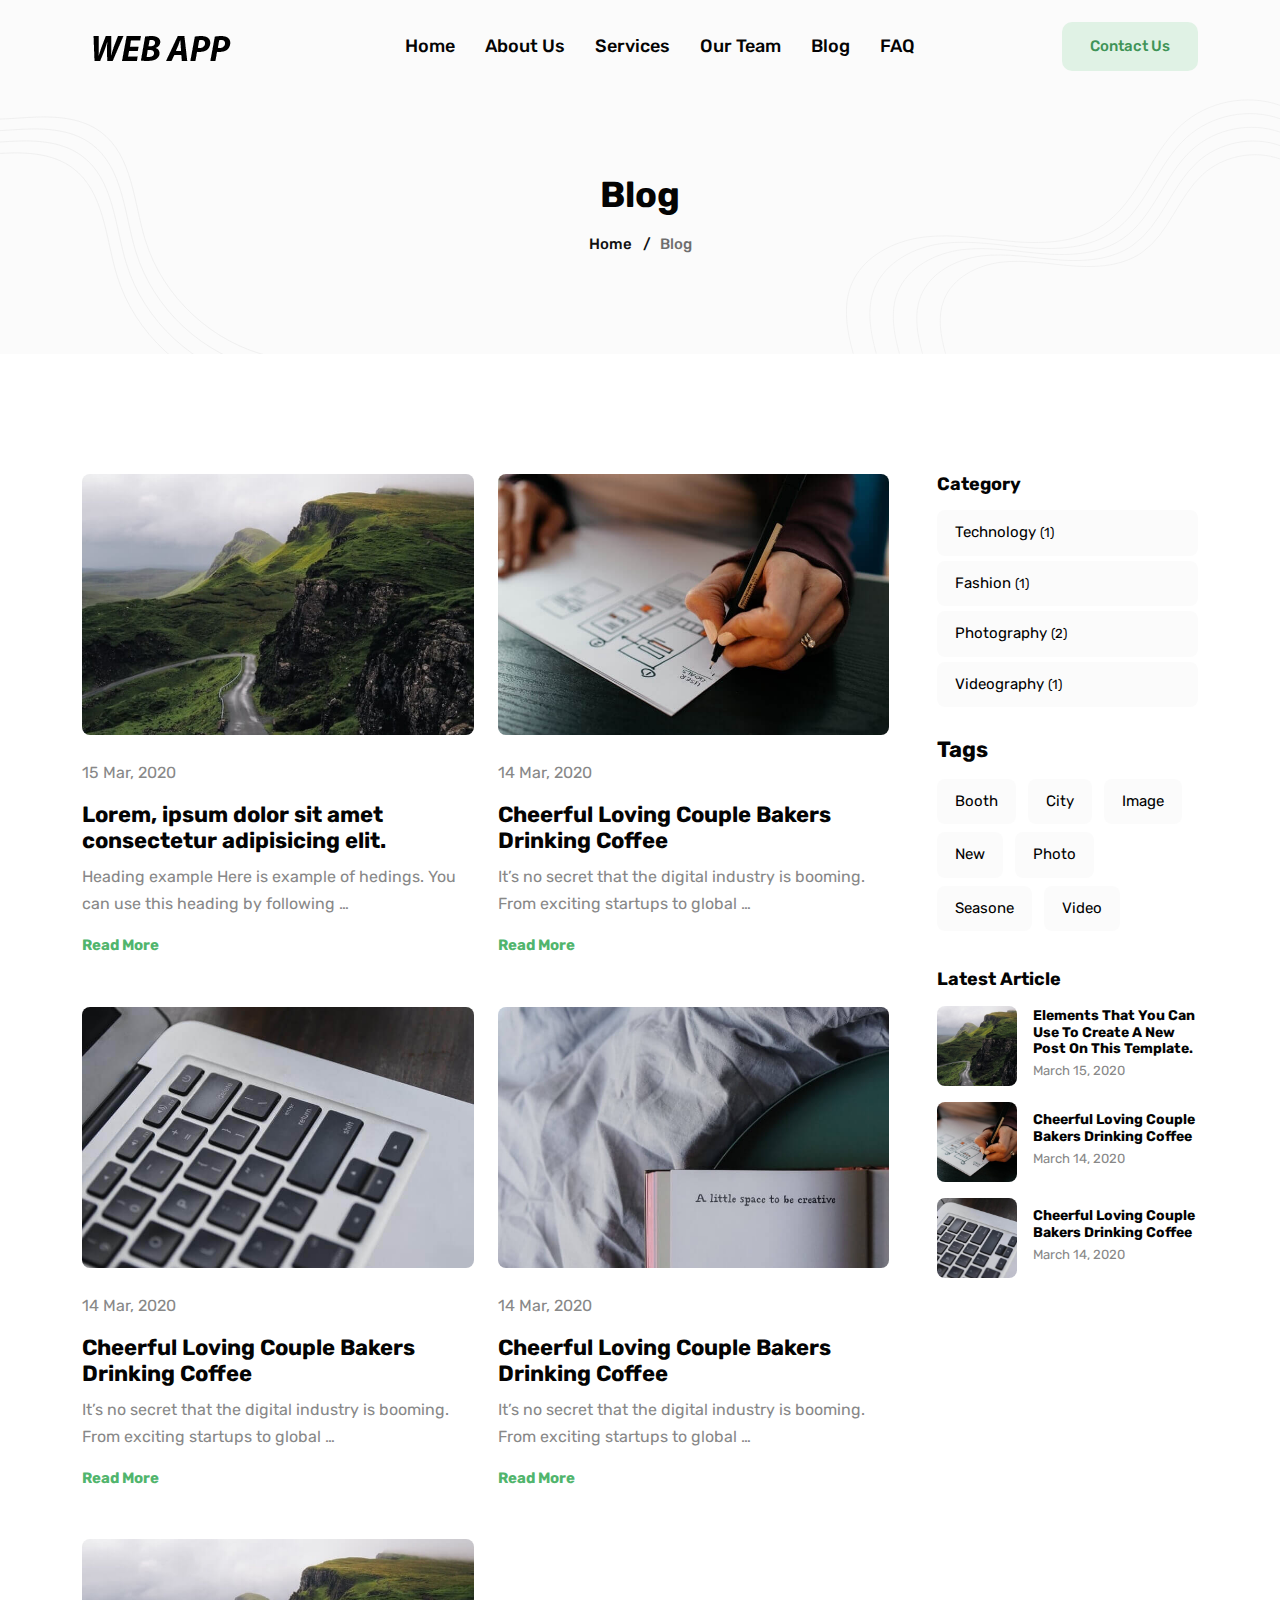
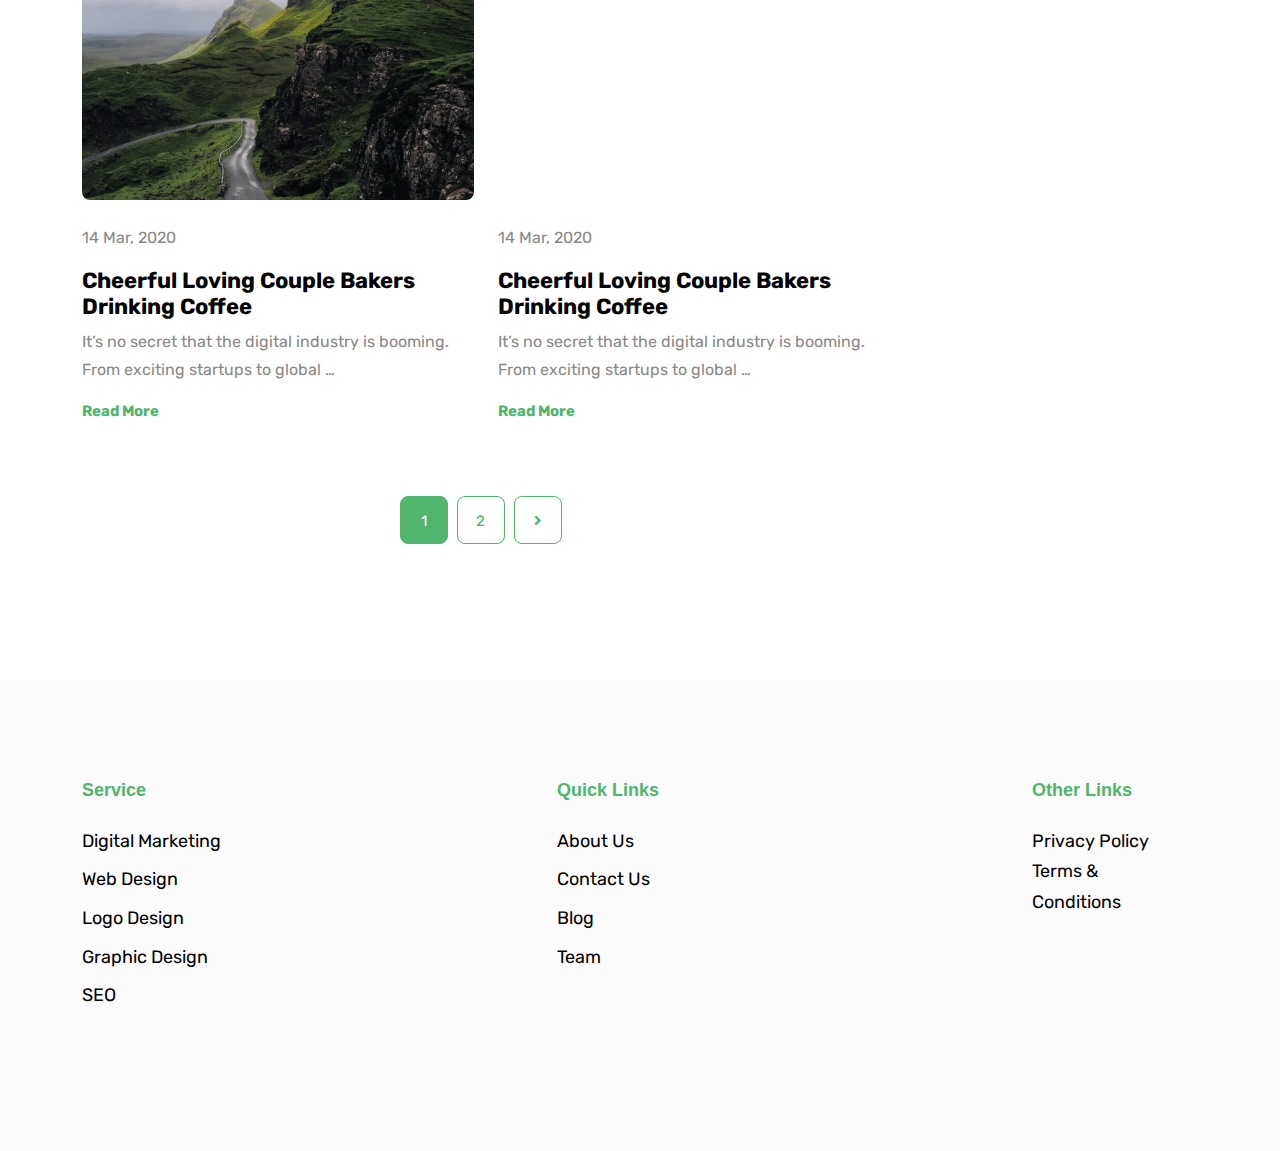
<file: pert3/template/blog.html>
<!DOCTYPE html>

<html lang="en-us">

<head>
	<meta charset="utf-8">
	<title>Livewire and filament</title>
	<meta name="viewport" content="width=device-width, initial-scale=1, maximum-scale=5">
	<meta name="description" content="This is meta description">
	<meta name="author" content="Themefisher">
	<link rel="shortcut icon" href="images/favicon.png" type="image/x-icon">
	<link rel="icon" href="images/favicon.png" type="image/x-icon">

	<!-- # Google Fonts -->
	<link rel="preconnect" href="https://fonts.googleapis.com">
	<link rel="preconnect" href="https://fonts.gstatic.com" crossorigin>
	<link href="https://fonts.googleapis.com/css2?family=Rubik:wght@400;500;700&display=swap" rel="stylesheet">

	<!-- # CSS Plugins -->
	<link rel="stylesheet" href="plugins/slick/slick.css">
	<link rel="stylesheet" href="plugins/font-awesome/fontawesome.min.css">
	<link rel="stylesheet" href="plugins/font-awesome/brands.css">
	<link rel="stylesheet" href="plugins/font-awesome/solid.css">

	<!-- # Main Style Sheet -->
	<link rel="stylesheet" href="css/style.css">
</head>

<body>

<!-- navigation -->
<header class="navigation bg-tertiary">
	<nav class="navbar navbar-expand-xl navbar-light text-center py-3">
		<div class="container">
			<a class="navbar-brand" href="index.html">
				<img loading="prelaod" decoding="async" class="img-fluid" width="160" src="images/logo.png" alt="Wallet">
			</a>
			<button class="navbar-toggler" type="button" data-bs-toggle="collapse" data-bs-target="#navbarSupportedContent" aria-controls="navbarSupportedContent" aria-expanded="false" aria-label="Toggle navigation"> <span class="navbar-toggler-icon"></span>
			</button>
			<div class="collapse navbar-collapse" id="navbarSupportedContent">
				<ul class="navbar-nav m-auto mb-2 mb-lg-0">
					<li class="nav-item"> <a class="nav-link" href="index.html">Home</a></li>
					<li class="nav-item "> <a class="nav-link" href="about.html">About Us</a></li>
					<li class="nav-item "> <a class="nav-link" href="services.html">Services</a></li>
					<li class="nav-item "> <a class="nav-link" href="team.html">Our Team</a></li>
					<li class="nav-item "><a class="nav-link " href="blog.html">Blog</a></li>
					<li class="nav-item "><a class="nav-link " href="faq.html">FAQ</a></li>
				</ul>
				<a href="#!" class="btn btn-outline-primary">Contact Us</a>				
			</div>
		</div>
	</nav>
</header>
<!-- /navigation -->


<section class="page-header bg-tertiary">
	<div class="container">
		<div class="row">
			<div class="col-8 mx-auto text-center">
				<h2 class="mb-3 text-capitalize">Blog</h2>
				<ul class="list-inline breadcrumbs text-capitalize" style="font-weight:500">
					<li class="list-inline-item"><a href="index.html">Home</a>
					</li>
					<li class="list-inline-item">/ &nbsp; <a href="blog.html">Blog</a>
					</li>
				</ul>
			</div>
		</div>
	</div>
	<div class="has-shapes">
		<svg class="shape shape-left text-light" viewBox="0 0 192 752" fill="none" xmlns="http://www.w3.org/2000/svg">
			<path d="M-30.883 0C-41.3436 36.4248 -22.7145 75.8085 4.29154 102.398C31.2976 128.987 65.8677 146.199 97.6457 166.87C129.424 187.542 160.139 213.902 172.162 249.847C193.542 313.799 149.886 378.897 129.069 443.036C97.5623 540.079 122.109 653.229 191 728.495" stroke="currentColor" stroke-miterlimit="10" />
			<path d="M-55.5959 7.52271C-66.0565 43.9475 -47.4274 83.3312 -20.4214 109.92C6.58466 136.51 41.1549 153.722 72.9328 174.393C104.711 195.064 135.426 221.425 147.449 257.37C168.829 321.322 125.174 386.42 104.356 450.559C72.8494 547.601 97.3965 660.752 166.287 736.018" stroke="currentColor" stroke-miterlimit="10" />
			<path d="M-80.3302 15.0449C-90.7909 51.4697 -72.1617 90.8535 -45.1557 117.443C-18.1497 144.032 16.4205 161.244 48.1984 181.915C79.9763 202.587 110.691 228.947 122.715 264.892C144.095 328.844 100.439 393.942 79.622 458.081C48.115 555.123 72.6622 668.274 141.552 743.54" stroke="currentColor" stroke-miterlimit="10" />
			<path d="M-105.045 22.5676C-115.506 58.9924 -96.8766 98.3762 -69.8706 124.965C-42.8646 151.555 -8.29436 168.767 23.4835 189.438C55.2615 210.109 85.9766 236.469 98.0001 272.415C119.38 336.367 75.7243 401.464 54.9072 465.604C23.4002 562.646 47.9473 675.796 116.838 751.063" stroke="currentColor" stroke-miterlimit="10" />
		</svg>
		<svg class="shape shape-right text-light" viewBox="0 0 731 746" fill="none" xmlns="http://www.w3.org/2000/svg">
			<path d="M12.1794 745.14C1.80036 707.275 -5.75764 666.015 8.73984 629.537C27.748 581.745 80.4729 554.968 131.538 548.843C182.604 542.703 234.032 552.841 285.323 556.748C336.615 560.64 391.543 557.276 433.828 527.964C492.452 487.323 511.701 408.123 564.607 360.255C608.718 320.353 675.307 307.183 731.29 327.323" stroke="currentColor" stroke-miterlimit="10" />
			<path d="M51.0253 745.14C41.2045 709.326 34.0538 670.284 47.7668 635.783C65.7491 590.571 115.623 565.242 163.928 559.449C212.248 553.641 260.884 563.235 309.4 566.931C357.916 570.627 409.887 567.429 449.879 539.701C505.35 501.247 523.543 426.331 573.598 381.059C615.326 343.314 678.324 330.853 731.275 349.906" stroke="currentColor" stroke-miterlimit="10" />
			<path d="M89.8715 745.14C80.6239 711.363 73.8654 674.568 86.8091 642.028C103.766 599.396 150.788 575.515 196.347 570.054C241.906 564.578 287.767 573.629 333.523 577.099C379.278 580.584 428.277 577.567 465.976 551.423C518.279 515.172 535.431 444.525 582.62 401.832C621.964 366.229 681.356 354.493 731.291 372.46" stroke="currentColor" stroke-miterlimit="10" />
			<path d="M128.718 745.14C120.029 713.414 113.678 678.838 125.837 648.274C141.768 608.221 185.939 585.788 228.737 580.659C271.536 575.515 314.621 584.008 357.6 587.282C400.58 590.556 446.607 587.719 482.028 563.16C531.163 529.111 547.275 462.733 591.612 422.635C628.572 389.19 684.375 378.162 731.276 395.043" stroke="currentColor" stroke-miterlimit="10" />
			<path d="M167.564 745.14C159.432 715.451 153.504 683.107 164.863 654.519C179.753 617.046 221.088 596.062 261.126 591.265C301.164 586.452 341.473 594.402 381.677 597.465C421.88 600.527 464.95 597.872 498.094 574.896C544.061 543.035 559.146 480.942 600.617 443.423C635.194 412.135 687.406 401.817 731.276 417.612" stroke="currentColor" stroke-miterlimit="10" />
			<path d="M817.266 289.466C813.108 259.989 787.151 237.697 759.261 227.271C731.372 216.846 701.077 215.553 671.666 210.904C642.254 206.24 611.795 197.156 591.664 175.224C555.853 136.189 566.345 75.5336 560.763 22.8649C552.302 -56.8256 498.487 -130.133 425 -162.081" stroke="currentColor" stroke-miterlimit="10" />
			<path d="M832.584 276.159C828.427 246.683 802.469 224.391 774.58 213.965C746.69 203.539 716.395 202.246 686.984 197.598C657.573 192.934 627.114 183.85 606.982 161.918C571.172 122.883 581.663 62.2275 576.082 9.55873C567.62 -70.1318 513.806 -143.439 440.318 -175.387" stroke="currentColor" stroke-miterlimit="10" />
			<path d="M847.904 262.853C843.747 233.376 817.789 211.084 789.9 200.659C762.011 190.233 731.716 188.94 702.304 184.292C672.893 179.627 642.434 170.544 622.303 148.612C586.492 109.577 596.983 48.9211 591.402 -3.74766C582.94 -83.4382 529.126 -156.746 455.638 -188.694" stroke="currentColor" stroke-miterlimit="10" />
			<path d="M863.24 249.547C859.083 220.07 833.125 197.778 805.236 187.353C777.347 176.927 747.051 175.634 717.64 170.986C688.229 166.321 657.77 157.237 637.639 135.306C601.828 96.2707 612.319 35.6149 606.738 -17.0538C598.276 -96.7443 544.462 -170.052 470.974 -202" stroke="currentColor" stroke-miterlimit="10" />
		</svg>
	</div>
</section>

<section class="section">
	<div class="container">
		<div class="row">
			<div class="col-lg-9">
				<div class="me-lg-4">
					<div class="row gy-5">
						<div class="col-md-6" data-aos="fade">
							<article class="blog-post">
								<div class="post-slider slider-sm rounded">
									<img loading="lazy" decoding="async" src="images/blog/post-4.jpg" alt="Post Thumbnail">
									
								</div>
								<div class="pt-4">
									<p class="mb-3">15 Mar, 2020</p>
									<h2 class="h4"><a class="text-black" href="blog-details.html">Lorem, ipsum dolor sit amet consectetur adipisicing elit.</a></h2>
									<p>Heading example Here is example of hedings. You can use this heading by following …</p> <a href="blog-details.html" class="text-primary fw-bold" aria-label="Read the full article by clicking here">Read More</a>
								</div>
							</article>
						</div>
						<div class="col-md-6" data-aos="fade">
							<article class="blog-post">
								<div class="post-slider slider-sm rounded">
									<img loading="lazy" decoding="async" src="images/blog/post-1.jpg" alt="Post Thumbnail">
								</div>
								<div class="pt-4">
									<p class="mb-3">14 Mar, 2020</p>
									<h2 class="h4"><a class="text-black" href="blog-details.html">Cheerful Loving Couple Bakers Drinking Coffee</a></h2>
									<p>It’s no secret that the digital industry is booming. From exciting startups to global …</p> <a href="blog-details.html" class="text-primary fw-bold" aria-label="Read the full article by clicking here">Read More</a>
								</div>
							</article>
						</div>
						<div class="col-md-6" data-aos="fade">
							<article class="blog-post">
								<div class="post-slider slider-sm rounded">
									<img loading="lazy" decoding="async" src="images/blog/post-2.jpg" alt="Post Thumbnail">
								</div>
								<div class="pt-4">
									<p class="mb-3">14 Mar, 2020</p>
									<h2 class="h4"><a class="text-black" href="blog-details.html">Cheerful Loving Couple Bakers Drinking Coffee</a></h2>
									<p>It’s no secret that the digital industry is booming. From exciting startups to global …</p> <a href="blog-details.html" class="text-primary fw-bold" aria-label="Read the full article by clicking here">Read More</a>
								</div>
							</article>
						</div>
						<div class="col-md-6" data-aos="fade">
							<article class="blog-post">
								<div class="post-slider slider-sm rounded">
									<img loading="lazy" decoding="async" src="images/blog/post-3.jpg" alt="Post Thumbnail">
								</div>
								<div class="pt-4">
									<p class="mb-3">14 Mar, 2020</p>
									<h2 class="h4"><a class="text-black" href="blog-details.html">Cheerful Loving Couple Bakers Drinking Coffee</a></h2>
									<p>It’s no secret that the digital industry is booming. From exciting startups to global …</p> <a href="blog-details.html" class="text-primary fw-bold" aria-label="Read the full article by clicking here">Read More</a>
								</div>
							</article>
						</div>
						<div class="col-md-6" data-aos="fade">
							<article class="blog-post">
								<div class="post-slider slider-sm rounded">
									<img loading="lazy" decoding="async" src="images/blog/post-4.jpg" alt="Post Thumbnail">
								</div>
								<div class="pt-4">
									<p class="mb-3">14 Mar, 2020</p>
									<h2 class="h4"><a class="text-black" href="blog-details.html">Cheerful Loving Couple Bakers Drinking Coffee</a></h2>
									<p>It’s no secret that the digital industry is booming. From exciting startups to global …</p> <a href="blog-details.html" class="text-primary fw-bold" aria-label="Read the full article by clicking here">Read More</a>
								</div>
							</article>
						</div>
						<div class="col-md-6" data-aos="fade">
							<article class="blog-post">
								<div class="post-slider slider-sm rounded">
									<img loading="lazy" decoding="async" src="images/blog/post-5.jpg" alt="Post Thumbnail" width="420" height="280">
								</div>
								<div class="pt-4">
									<p class="mb-3">14 Mar, 2020</p>
									<h2 class="h4"><a class="text-black" href="blog-details.html">Cheerful Loving Couple Bakers Drinking Coffee</a></h2>
									<p>It’s no secret that the digital industry is booming. From exciting startups to global …</p> <a href="blog-details.html" class="text-primary fw-bold" aria-label="Read the full article by clicking here">Read More</a>
								</div>
							</article>
						</div>
						<div class="col-12">
							<nav class="mt-4">
								<!-- pagination -->
								<nav class="mb-md-50">
									<ul class="pagination justify-content-center">
										<li class="page-item active "> <a href="blog.html" class="page-link">
                        1
                      </a>
										</li>
										<li class="page-item"> <a href="blog.html" class="page-link">
                        2
                      </a>
										</li>
										<li class="page-item">
											<a class="page-link" href="blog.html" aria-label="Pagination Arrow"> <i class="fas fa-angle-right"></i>
											</a>
										</li>
									</ul>
								</nav>
							</nav>
						</div>
					</div>
				</div>
			</div>
			<div class="col-lg-3">
				<!-- categories -->
				<div class="widget widget-categories">
					<h5 class="widget-title"><span>Category</span></h5>
					<ul class="list-unstyled widget-list">			
						<li><a href="#!">Technology <small class="ml-auto">(1)</small></a>
						</li>			
						<li><a href="#!">Fashion <small class="ml-auto">(1)</small></a>
						</li>
						<li><a href="#!">Photography <small class="ml-auto">(2)</small></a>
						</li>
						<li><a href="#!">Videography <small class="ml-auto">(1)</small></a>
						</li>
					</ul>
				</div>
				<!-- tags -->
				<div class="widget widget-tags">
					<h4 class="widget-title"><span>Tags</span></h4>
					<ul class="list-inline widget-list widget-list-inline taxonomies-list">
						<li class="list-inline-item"><a href="#!">Booth</a>
						</li>
						<li class="list-inline-item"><a href="#!">City</a>
						</li>
						<li class="list-inline-item"><a href="#!">Image</a>
						</li>
						<li class="list-inline-item"><a href="#!">New</a>
						</li>
						<li class="list-inline-item"><a href="#!">Photo</a>
						</li>
						<li class="list-inline-item"><a href="#!">Seasone</a>
						</li>
						<li class="list-inline-item"><a href="#!">Video</a>
						</li>
					</ul>
				</div>
				<!-- latest post -->
				<div class="widget">
					<h5 class="widget-title"><span>Latest Article</span></h5>
					<!-- post-item -->
					<ul class="list-unstyled widget-list">
						<li class="d-flex widget-post align-items-center">
							<a class="text-black" href="/blog/elements/">
								<div class="widget-post-image flex-shrink-0 me-3">
									<img class="rounded" loading="lazy" decoding="async" src="images/blog/post-4.jpg" alt="Post Thumbnail">
								</div>
							</a>
							<div class="flex-grow-1">
								<h5 class="h6 mb-0"><a class="text-black" href="blog-details.html">Elements That You Can Use To Create A New Post On This Template.</a></h5>
								<small>March 15, 2020</small>
							</div>
						</li>
					</ul>
					<ul class="list-unstyled widget-list">
						<li class="d-flex widget-post align-items-center">
							<a class="text-black" href="/blog/post-1/">
								<div class="widget-post-image flex-shrink-0 me-3">
									<img class="rounded" loading="lazy" decoding="async" src="images/blog/post-1.jpg" alt="Post Thumbnail">
								</div>
							</a>
							<div class="flex-grow-1">
								<h5 class="h6 mb-0"><a class="text-black" href="blog-details.html">Cheerful Loving Couple Bakers Drinking Coffee</a></h5>
								<small>March 14, 2020</small>
							</div>
						</li>
					</ul>
					<ul class="list-unstyled widget-list">
						<li class="d-flex widget-post align-items-center">
							<a class="text-black" href="/blog/post-2/">
								<div class="widget-post-image flex-shrink-0 me-3">
									<img class="rounded" loading="lazy" decoding="async" src="images/blog/post-2.jpg" alt="Post Thumbnail">
								</div>
							</a>
							<div class="flex-grow-1">
								<h5 class="h6 mb-0"><a class="text-black" href="blog-details.html">Cheerful Loving Couple Bakers Drinking Coffee</a></h5>
								<small>March 14, 2020</small>
							</div>
						</li>
					</ul>
				</div>
				<!-- Social -->
				
			</div>
		</div>
	</div>
</section>


<footer class="section-sm bg-tertiary">
	<div class="container">
		<div class="row justify-content-between">
			<div class="col-lg-2 col-md-4 col-6 mb-4">
				<div class="footer-widget">
					<h5 class="mb-4 text-primary font-secondary">Service</h5>
					<ul class="list-unstyled">
						<li class="mb-2"><a href="service-details.html">Digital Marketing</a>
						</li>
						<li class="mb-2"><a href="service-details.html">Web Design</a>
						</li>
						<li class="mb-2"><a href="service-details.html">Logo Design</a>
						</li>
						<li class="mb-2"><a href="service-details.html">Graphic Design</a>
						</li>
						<li class="mb-2"><a href="service-details.html">SEO</a>
						</li>
					</ul>
				</div>
			</div>
			<div class="col-lg-2 col-md-4 col-6 mb-4">
				<div class="footer-widget">
					<h5 class="mb-4 text-primary font-secondary">Quick Links</h5>
					<ul class="list-unstyled">
						<li class="mb-2"><a href="#!">About Us</a>
						</li>
						<li class="mb-2"><a href="#!">Contact Us</a>
						</li>
						<li class="mb-2"><a href="#!">Blog</a>
						</li>
						<li class="mb-2"><a href="#!">Team</a>
						</li>
					</ul>
				</div>
			</div>
			<div class="col-lg-2 col-md-4 col-6 mb-4">
				<div class="footer-widget">
					<h5 class="mb-4 text-primary font-secondary">Other Links</h5>
					<ul class="list-unstyled">
						<li class="list-inline-item me-4"><a class="text-black" href="privacy-policy.html">Privacy Policy</a>
                        </li>
						<li class="list-inline-item me-4"><a class="text-black" href="terms.html">Terms &amp; Conditions</a>
                        </li>
					</ul>
				</div>
			</div>			
		</div>
		
	</div>
</footer>

<!-- # JS Plugins -->
<script src="plugins/jquery/jquery.min.js"></script>
<script src="plugins/bootstrap/bootstrap.min.js"></script>

<!-- Main Script -->
<script src="js/script.js"></script>

</body>
</html>
</file>
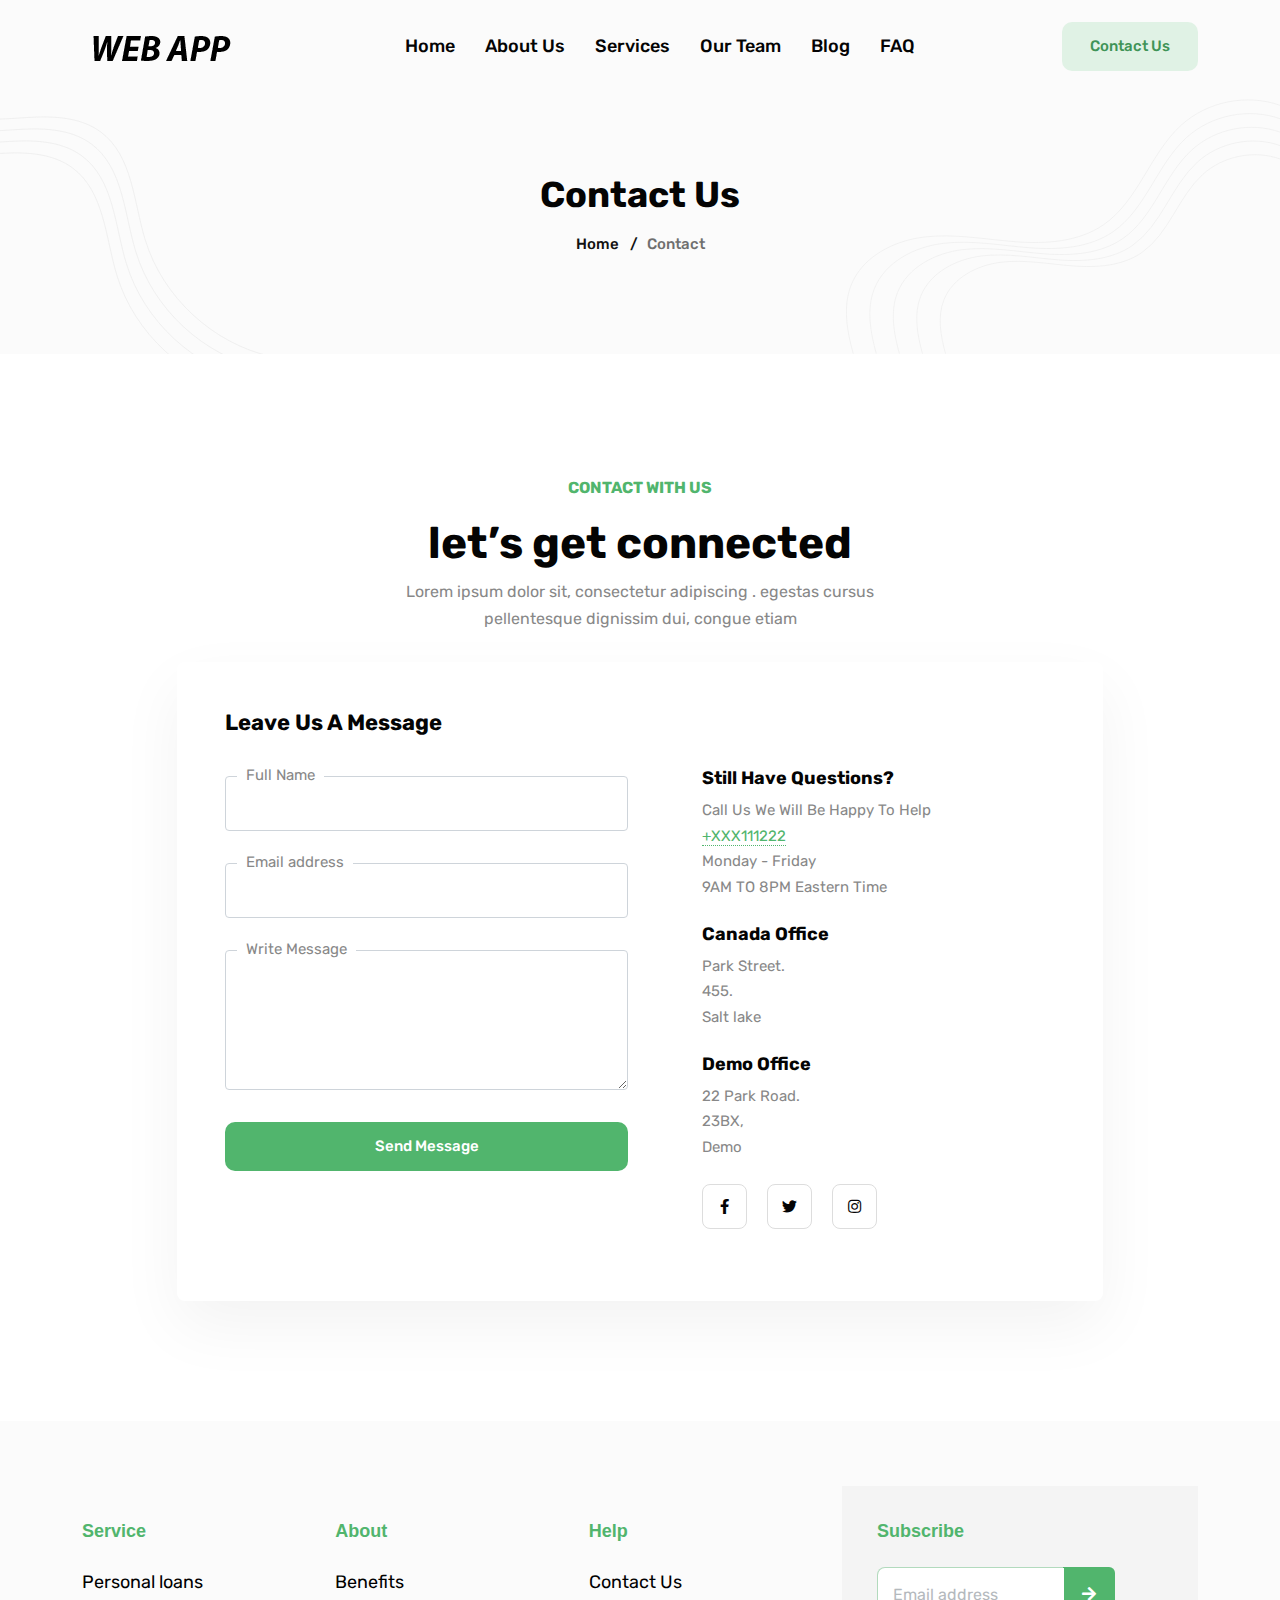
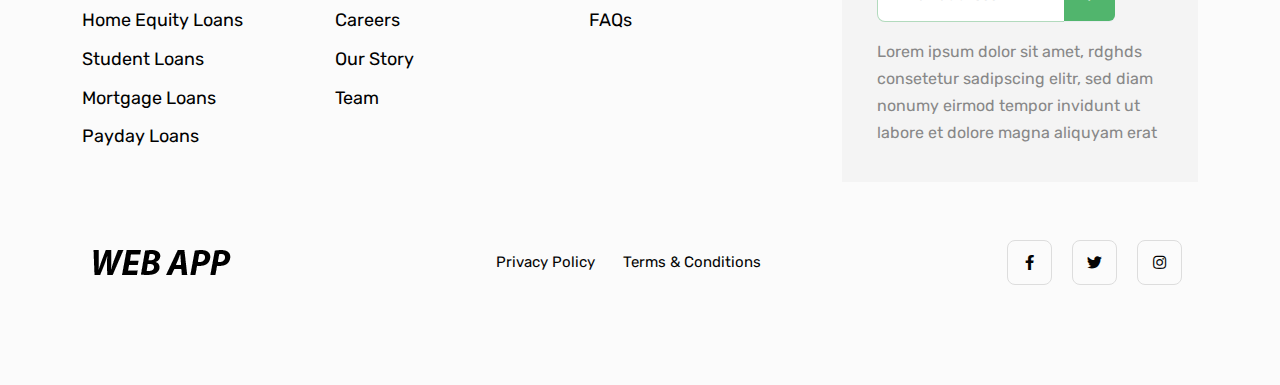
<file: pert3/template/contact.html>
<!DOCTYPE html>

<html lang="en-us">

<head>
	<meta charset="utf-8">
	<title>Livewire and filament</title>
	<meta name="viewport" content="width=device-width, initial-scale=1, maximum-scale=5">
	<meta name="description" content="This is meta description">
	<meta name="author" content="Themefisher">
	<link rel="shortcut icon" href="images/favicon.png" type="image/x-icon">
	<link rel="icon" href="images/favicon.png" type="image/x-icon">

	<!-- # Google Fonts -->
	<link rel="preconnect" href="https://fonts.googleapis.com">
	<link rel="preconnect" href="https://fonts.gstatic.com" crossorigin>
	<link href="https://fonts.googleapis.com/css2?family=Rubik:wght@400;500;700&display=swap" rel="stylesheet">

	<!-- # CSS Plugins -->
	<link rel="stylesheet" href="plugins/slick/slick.css">
	<link rel="stylesheet" href="plugins/font-awesome/fontawesome.min.css">
	<link rel="stylesheet" href="plugins/font-awesome/brands.css">
	<link rel="stylesheet" href="plugins/font-awesome/solid.css">

	<!-- # Main Style Sheet -->
	<link rel="stylesheet" href="css/style.css">
</head>

<body>

<!-- navigation -->
<header class="navigation bg-tertiary">
	<nav class="navbar navbar-expand-xl navbar-light text-center py-3">
		<div class="container">
			<a class="navbar-brand" href="index.html">
				<img loading="prelaod" decoding="async" class="img-fluid" width="160" src="images/logo.png" alt="Wallet">
			</a>
			<button class="navbar-toggler" type="button" data-bs-toggle="collapse" data-bs-target="#navbarSupportedContent" aria-controls="navbarSupportedContent" aria-expanded="false" aria-label="Toggle navigation"> <span class="navbar-toggler-icon"></span>
			</button>
			<div class="collapse navbar-collapse" id="navbarSupportedContent">
				<ul class="navbar-nav m-auto mb-2 mb-lg-0">
					<li class="nav-item"> <a class="nav-link" href="index.html">Home</a></li>
					<li class="nav-item "> <a class="nav-link" href="about.html">About Us</a></li>
					<li class="nav-item "> <a class="nav-link" href="services.html">Services</a></li>
					<li class="nav-item "> <a class="nav-link" href="team.html">Our Team</a></li>
					<li class="nav-item "><a class="nav-link " href="blog.html">Blog</a></li>
					<li class="nav-item "><a class="nav-link " href="faq.html">FAQ</a></li>
				</ul>
				<a href="#!" class="btn btn-outline-primary">Contact Us</a>				
			</div>
		</div>
	</nav>
</header>
<!-- /navigation -->

<div class="modal applyLoanModal fade" id="applyLoan" tabindex="-1" aria-labelledby="applyLoanLabel" aria-hidden="true">
  <div class="modal-dialog modal-dialog-centered">
    <div class="modal-content">
      <div class="modal-header border-bottom-0">
        <h4 class="modal-title" id="exampleModalLabel">How much do you need?</h4>
        <button type="button" class="btn-close" data-bs-dismiss="modal" aria-label="Close"></button>
      </div>
      <div class="modal-body">
        <form action="#!" method="post">
          <div class="row">
            <div class="col-lg-6 mb-4 pb-2">
              <div class="form-group">
                <label for="loan_amount" class="form-label">Amount</label>
                <input type="number" class="form-control shadow-none" id="loan_amount" placeholder="ex: 25000">
              </div>
            </div>
            <div class="col-lg-6 mb-4 pb-2">
              <div class="form-group">
                <label for="loan_how_long_for" class="form-label">How long for?</label>
                <input type="number" class="form-control shadow-none" id="loan_how_long_for" placeholder="ex: 12">
              </div>
            </div>
            <div class="col-lg-12 mb-4 pb-2">
              <div class="form-group">
                <label for="loan_repayment" class="form-label">Repayment</label>
                <input type="number" class="form-control shadow-none" id="loan_repayment" disabled>
              </div>
            </div>
            <div class="col-lg-6 mb-4 pb-2">
              <div class="form-group">
                <label for="loan_full_name" class="form-label">Full Name</label>
                <input type="text" class="form-control shadow-none" id="loan_full_name">
              </div>
            </div>
            <div class="col-lg-6 mb-4 pb-2">
              <div class="form-group">
                <label for="loan_email_address" class="form-label">Email address</label>
                <input type="email" class="form-control shadow-none" id="loan_email_address">
              </div>
            </div>
            <div class="col-lg-12">
              <button type="submit" class="btn btn-primary w-100">Get Your Loan Now</button>
            </div>
          </div>
        </form>
      </div>
    </div>
  </div>
</div>

<section class="page-header bg-tertiary">
	<div class="container">
		<div class="row">
			<div class="col-8 mx-auto text-center">
				<h2 class="mb-3 text-capitalize">Contact Us</h2>
				<ul class="list-inline breadcrumbs text-capitalize" style="font-weight:500">
					<li class="list-inline-item"><a href="index.html">Home</a>
					</li>
					<li class="list-inline-item">/ &nbsp; <a href="contact.html">Contact</a>
					</li>
				</ul>
			</div>
		</div>
	</div>
	<div class="has-shapes">
		<svg class="shape shape-left text-light" viewBox="0 0 192 752" fill="none" xmlns="http://www.w3.org/2000/svg">
			<path d="M-30.883 0C-41.3436 36.4248 -22.7145 75.8085 4.29154 102.398C31.2976 128.987 65.8677 146.199 97.6457 166.87C129.424 187.542 160.139 213.902 172.162 249.847C193.542 313.799 149.886 378.897 129.069 443.036C97.5623 540.079 122.109 653.229 191 728.495" stroke="currentColor" stroke-miterlimit="10" />
			<path d="M-55.5959 7.52271C-66.0565 43.9475 -47.4274 83.3312 -20.4214 109.92C6.58466 136.51 41.1549 153.722 72.9328 174.393C104.711 195.064 135.426 221.425 147.449 257.37C168.829 321.322 125.174 386.42 104.356 450.559C72.8494 547.601 97.3965 660.752 166.287 736.018" stroke="currentColor" stroke-miterlimit="10" />
			<path d="M-80.3302 15.0449C-90.7909 51.4697 -72.1617 90.8535 -45.1557 117.443C-18.1497 144.032 16.4205 161.244 48.1984 181.915C79.9763 202.587 110.691 228.947 122.715 264.892C144.095 328.844 100.439 393.942 79.622 458.081C48.115 555.123 72.6622 668.274 141.552 743.54" stroke="currentColor" stroke-miterlimit="10" />
			<path d="M-105.045 22.5676C-115.506 58.9924 -96.8766 98.3762 -69.8706 124.965C-42.8646 151.555 -8.29436 168.767 23.4835 189.438C55.2615 210.109 85.9766 236.469 98.0001 272.415C119.38 336.367 75.7243 401.464 54.9072 465.604C23.4002 562.646 47.9473 675.796 116.838 751.063" stroke="currentColor" stroke-miterlimit="10" />
		</svg>
		<svg class="shape shape-right text-light" viewBox="0 0 731 746" fill="none" xmlns="http://www.w3.org/2000/svg">
			<path d="M12.1794 745.14C1.80036 707.275 -5.75764 666.015 8.73984 629.537C27.748 581.745 80.4729 554.968 131.538 548.843C182.604 542.703 234.032 552.841 285.323 556.748C336.615 560.64 391.543 557.276 433.828 527.964C492.452 487.323 511.701 408.123 564.607 360.255C608.718 320.353 675.307 307.183 731.29 327.323" stroke="currentColor" stroke-miterlimit="10" />
			<path d="M51.0253 745.14C41.2045 709.326 34.0538 670.284 47.7668 635.783C65.7491 590.571 115.623 565.242 163.928 559.449C212.248 553.641 260.884 563.235 309.4 566.931C357.916 570.627 409.887 567.429 449.879 539.701C505.35 501.247 523.543 426.331 573.598 381.059C615.326 343.314 678.324 330.853 731.275 349.906" stroke="currentColor" stroke-miterlimit="10" />
			<path d="M89.8715 745.14C80.6239 711.363 73.8654 674.568 86.8091 642.028C103.766 599.396 150.788 575.515 196.347 570.054C241.906 564.578 287.767 573.629 333.523 577.099C379.278 580.584 428.277 577.567 465.976 551.423C518.279 515.172 535.431 444.525 582.62 401.832C621.964 366.229 681.356 354.493 731.291 372.46" stroke="currentColor" stroke-miterlimit="10" />
			<path d="M128.718 745.14C120.029 713.414 113.678 678.838 125.837 648.274C141.768 608.221 185.939 585.788 228.737 580.659C271.536 575.515 314.621 584.008 357.6 587.282C400.58 590.556 446.607 587.719 482.028 563.16C531.163 529.111 547.275 462.733 591.612 422.635C628.572 389.19 684.375 378.162 731.276 395.043" stroke="currentColor" stroke-miterlimit="10" />
			<path d="M167.564 745.14C159.432 715.451 153.504 683.107 164.863 654.519C179.753 617.046 221.088 596.062 261.126 591.265C301.164 586.452 341.473 594.402 381.677 597.465C421.88 600.527 464.95 597.872 498.094 574.896C544.061 543.035 559.146 480.942 600.617 443.423C635.194 412.135 687.406 401.817 731.276 417.612" stroke="currentColor" stroke-miterlimit="10" />
			<path d="M817.266 289.466C813.108 259.989 787.151 237.697 759.261 227.271C731.372 216.846 701.077 215.553 671.666 210.904C642.254 206.24 611.795 197.156 591.664 175.224C555.853 136.189 566.345 75.5336 560.763 22.8649C552.302 -56.8256 498.487 -130.133 425 -162.081" stroke="currentColor" stroke-miterlimit="10" />
			<path d="M832.584 276.159C828.427 246.683 802.469 224.391 774.58 213.965C746.69 203.539 716.395 202.246 686.984 197.598C657.573 192.934 627.114 183.85 606.982 161.918C571.172 122.883 581.663 62.2275 576.082 9.55873C567.62 -70.1318 513.806 -143.439 440.318 -175.387" stroke="currentColor" stroke-miterlimit="10" />
			<path d="M847.904 262.853C843.747 233.376 817.789 211.084 789.9 200.659C762.011 190.233 731.716 188.94 702.304 184.292C672.893 179.627 642.434 170.544 622.303 148.612C586.492 109.577 596.983 48.9211 591.402 -3.74766C582.94 -83.4382 529.126 -156.746 455.638 -188.694" stroke="currentColor" stroke-miterlimit="10" />
			<path d="M863.24 249.547C859.083 220.07 833.125 197.778 805.236 187.353C777.347 176.927 747.051 175.634 717.64 170.986C688.229 166.321 657.77 157.237 637.639 135.306C601.828 96.2707 612.319 35.6149 606.738 -17.0538C598.276 -96.7443 544.462 -170.052 470.974 -202" stroke="currentColor" stroke-miterlimit="10" />
		</svg>
	</div>
</section>

<section class="section">
	<div class="container">
		<div class="row justify-content-center align-items-center">
			<div class="col-lg-6">
				<div class="section-title text-center">
					<p class="text-primary text-uppercase fw-bold mb-3">Contact With us</p>
					<h1>let&rsquo;s get connected</h1>
					<p>Lorem ipsum dolor sit, consectetur adipiscing . egestas cursus pellentesque dignissim dui, congue etiam</p>
				</div>
			</div>
			<div class="col-lg-10">
				<div class="shadow rounded p-5 bg-white">
					<div class="row">
						<div class="col-12 mb-4">
							<h4>Leave Us A Message</h4>
						</div>
						<div class="col-lg-6">
							<div class="contact-form">
								<form action="#!">
									<div class="form-group mb-4 pb-2">
										<label for="exampleFormControlInput1" class="form-label">Full Name</label>
										<input type="text" class="form-control shadow-none" id="contact_name">
									</div>
									<div class="form-group mb-4 pb-2">
										<label for="exampleFormControlInput1" class="form-label">Email address</label>
										<input type="email" class="form-control shadow-none" id="contact_email">
									</div>
									<div class="form-group mb-4 pb-2">
										<label for="exampleFormControlTextarea1" class="form-label">Write Message</label>
										<textarea class="form-control shadow-none" id="exampleFormControlTextarea1" rows="3"></textarea>
									</div>
									<button class="btn btn-primary w-100" type="submit">Send Message</button>
								</form>
							</div>
						</div>
						<div class="col-lg-6 mt-5 mt-lg-0">
							<div class="contact-info">
								<div class="block mt-0">
									<h4 class="h5">Still Have Questions?</h4>
									<div class="content">Call Us We Will Be Happy To Help
										<br> <a href="tel:+XXX111222">+XXX111222</a> 
										<br>Monday - Friday
										<br>9AM TO 8PM Eastern Time</div>
								</div>
								<div class="block mt-4">
									<h4 class="h5">Canada Office</h4>
									<div class="content">Park Street.
										<br>455.
										<br>Salt lake</div>
								</div>
								<div class="block mt-4">
									<h4 class="h5">Demo Office</h4>
									<div class="content">22 Park Road.
										<br>23BX,
										<br>Demo</div>
								</div>
								<div class="block">
									<ul class="list-unstyled list-inline my-4 social-icons">
										<li class="list-inline-item me-3"><a title="Explorer Facebook Profile" class="text-black" href="https://facebook.com/"><i class="fab fa-facebook-f"></i></a>
										</li>
										<li class="list-inline-item me-3"><a title="Explorer Twitter Profile" class="text-black" href="https://twitter.com/"><i class="fab fa-twitter"></i></a>
										</li>
										<li class="list-inline-item me-3"><a title="Explorer Instagram Profile" class="text-black" href="https://instagram.com/"><i class="fab fa-instagram"></i></a>
										</li>
									</ul>
								</div>
							</div>
						</div>
					</div>
				</div>
			</div>
		</div>
	</div>
</section>

<footer class="section-sm bg-tertiary">
	<div class="container">
		<div class="row justify-content-between">
			<div class="col-lg-2 col-md-4 col-6 mb-4">
				<div class="footer-widget">
					<h5 class="mb-4 text-primary font-secondary">Service</h5>
					<ul class="list-unstyled">
						<li class="mb-2"><a href="service-details.html">Personal loans</a>
						</li>
						<li class="mb-2"><a href="service-details.html">Home Equity Loans</a>
						</li>
						<li class="mb-2"><a href="service-details.html">Student Loans</a>
						</li>
						<li class="mb-2"><a href="service-details.html">Mortgage Loans</a>
						</li>
						<li class="mb-2"><a href="service-details.html">Payday Loans</a>
						</li>
					</ul>
				</div>
			</div>
			<div class="col-lg-2 col-md-4 col-6 mb-4">
				<div class="footer-widget">
					<h5 class="mb-4 text-primary font-secondary">About</h5>
					<ul class="list-unstyled">
						<li class="mb-2"><a href="#!">Benefits</a>
						</li>
						<li class="mb-2"><a href="#!">Careers</a>
						</li>
						<li class="mb-2"><a href="#!">Our Story</a>
						</li>
						<li class="mb-2"><a href="#!">Team</a>
						</li>
					</ul>
				</div>
			</div>
			<div class="col-lg-2 col-md-4 col-6 mb-4">
				<div class="footer-widget">
					<h5 class="mb-4 text-primary font-secondary">Help</h5>
					<ul class="list-unstyled">
						<li class="mb-2"><a href="contact.html">Contact Us</a>
						</li>
						<li class="mb-2"><a href="faq.html">FAQs</a>
						</li>
					</ul>
				</div>
			</div>
			<div class="col-lg-4 col-md-12 newsletter-form">
				<div style="background-color: #F4F4F4; padding: 35px;">
					<h5 class="mb-4 text-primary font-secondary">Subscribe</h5>
					<div class="pe-0 pe-xl-5">
						<form action="#!" method="post" name="mc-embedded-subscribe-form" target="_blank">
							<div class="input-group mb-3">
								<input type="text" class="form-control shadow-none bg-white border-end-0" placeholder="Email address"> <span class="input-group-text border-0 p-0">
                    <button class="input-group-text border-0 bg-primary" type="submit" name="subscribe"
                      aria-label="Subscribe for Newsletter"><i class="fas fa-arrow-right"></i></button>
                  </span>
							</div>
							<div style="position: absolute; left: -5000px;" aria-hidden="true">
								<input type="text" name="b_463ee871f45d2d93748e77cad_a0a2c6d074" tabindex="-1">
							</div>
						</form>
					</div>
					<p class="mb-0">Lorem ipsum dolor sit amet, rdghds consetetur sadipscing elitr, sed diam nonumy eirmod tempor invidunt ut labore et dolore magna aliquyam erat</p>
				</div>
			</div>
		</div>
		<div class="row align-items-center mt-5 text-center text-md-start">
			<div class="col-lg-4">
        <a href="index.html">
          <img loading="prelaod" decoding="async" class="img-fluid" width="160" src="images/logo.png" alt="Wallet">
        </a>
			</div>
			<div class="col-lg-4 col-md-6 mt-4 mt-lg-0">
				<ul class="list-unstyled list-inline mb-0 text-lg-center">
					<li class="list-inline-item me-4"><a class="text-black" href="privacy-policy.html">Privacy Policy</a>
					</li>
					<li class="list-inline-item me-4"><a class="text-black" href="terms.html">Terms &amp; Conditions</a>
					</li>
				</ul>
			</div>
			<div class="col-lg-4 col-md-6 text-md-end mt-4 mt-md-0">
				<ul class="list-unstyled list-inline mb-0 social-icons">
					<li class="list-inline-item me-3"><a title="Explorer Facebook Profile" class="text-black" href="https://facebook.com/"><i class="fab fa-facebook-f"></i></a>
					</li>
					<li class="list-inline-item me-3"><a title="Explorer Twitter Profile" class="text-black" href="https://twitter.com/"><i class="fab fa-twitter"></i></a>
					</li>
					<li class="list-inline-item me-3"><a title="Explorer Instagram Profile" class="text-black" href="https://instagram.com/"><i class="fab fa-instagram"></i></a>
					</li>
				</ul>
			</div>
		</div>
	</div>
</footer>


<!-- # JS Plugins -->
<script src="plugins/jquery/jquery.min.js"></script>
<script src="plugins/bootstrap/bootstrap.min.js"></script>

<!-- Main Script -->
<script src="js/script.js"></script>

</body>
</html>
</file>
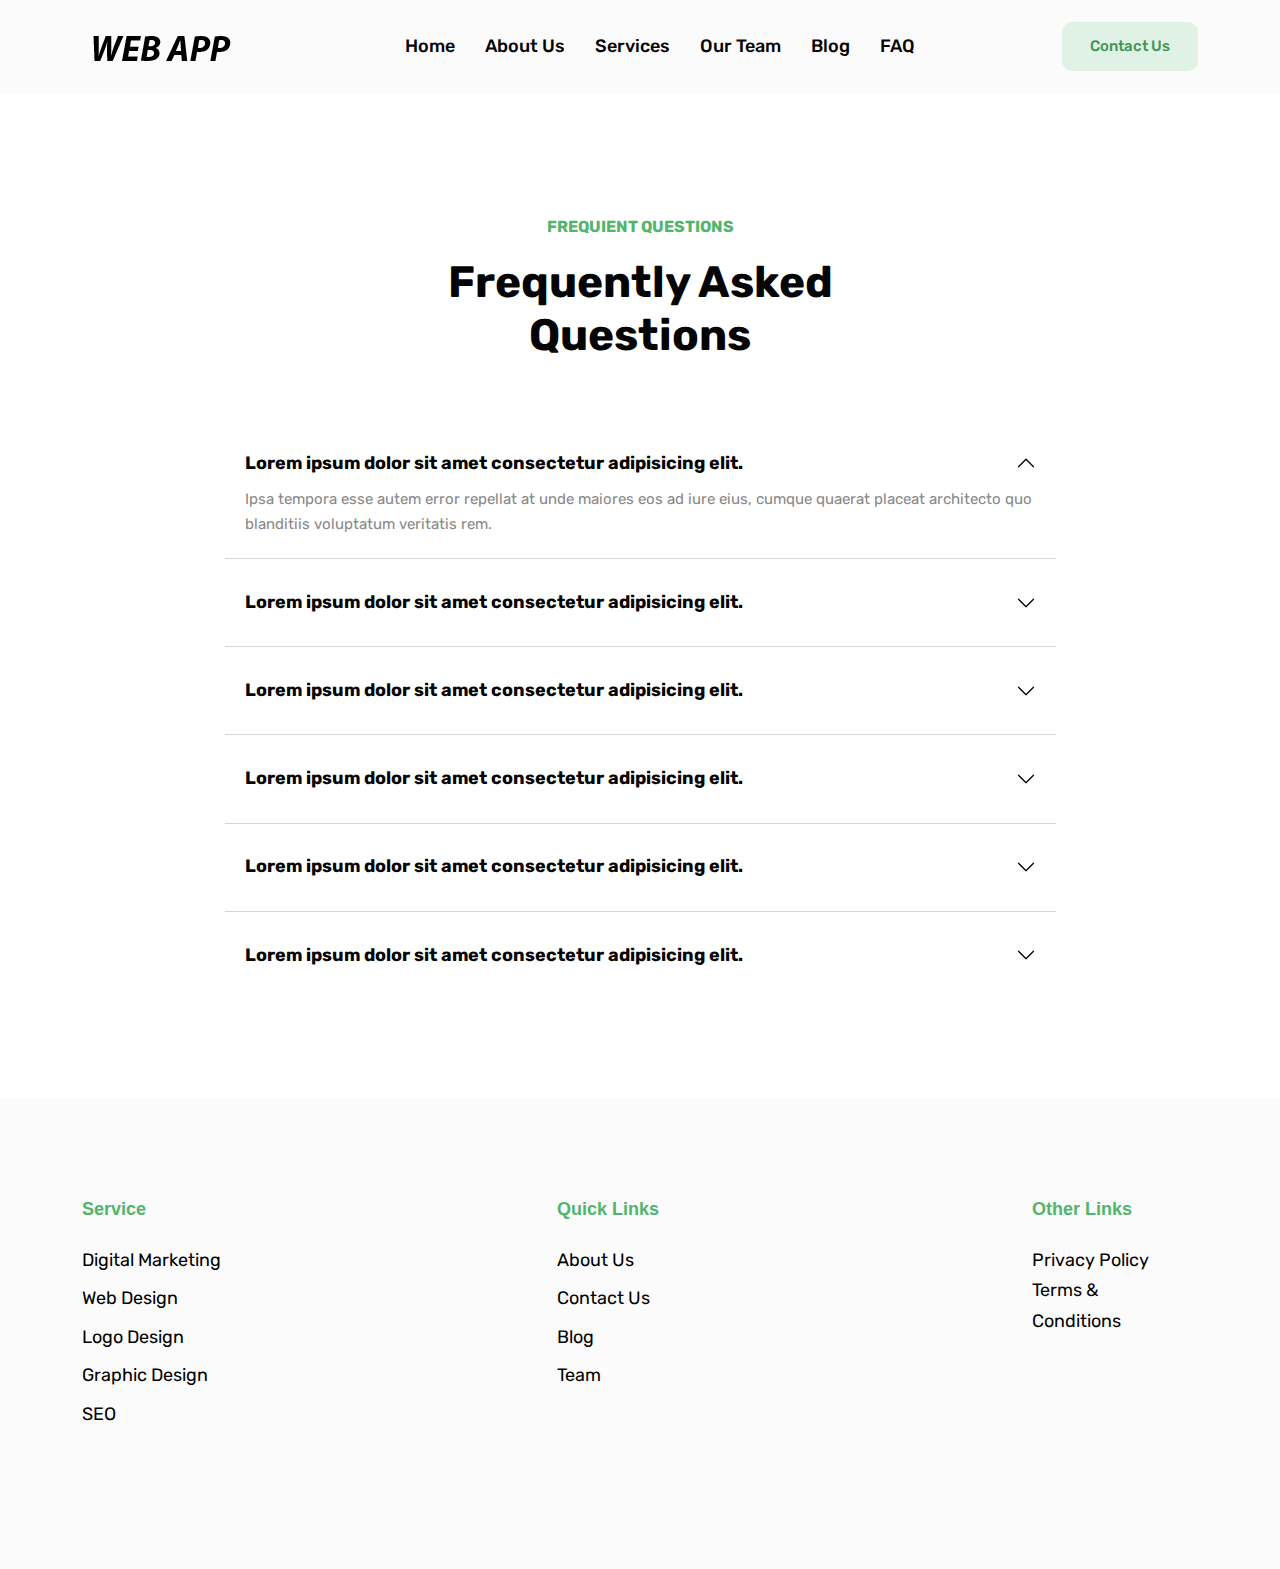
<file: pert3/template/faq.html>
<!DOCTYPE html>

<html lang="en-us">

<head>
	<meta charset="utf-8">
	<title>Livewire and filament</title>
	<meta name="viewport" content="width=device-width, initial-scale=1, maximum-scale=5">
	<meta name="description" content="This is meta description">
	<meta name="author" content="Themefisher">
	<link rel="shortcut icon" href="images/favicon.png" type="image/x-icon">
	<link rel="icon" href="images/favicon.png" type="image/x-icon">

	<!-- # Google Fonts -->
	<link rel="preconnect" href="https://fonts.googleapis.com">
	<link rel="preconnect" href="https://fonts.gstatic.com" crossorigin>
	<link href="https://fonts.googleapis.com/css2?family=Rubik:wght@400;500;700&display=swap" rel="stylesheet">

	<!-- # CSS Plugins -->
	<link rel="stylesheet" href="plugins/slick/slick.css">
	<link rel="stylesheet" href="plugins/font-awesome/fontawesome.min.css">
	<link rel="stylesheet" href="plugins/font-awesome/brands.css">
	<link rel="stylesheet" href="plugins/font-awesome/solid.css">

	<!-- # Main Style Sheet -->
	<link rel="stylesheet" href="css/style.css">
</head>

<body>

<!-- navigation -->
<header class="navigation bg-tertiary">
	<nav class="navbar navbar-expand-xl navbar-light text-center py-3">
		<div class="container">
			<a class="navbar-brand" href="index.html">
				<img loading="prelaod" decoding="async" class="img-fluid" width="160" src="images/logo.png" alt="Wallet">
			</a>
			<button class="navbar-toggler" type="button" data-bs-toggle="collapse" data-bs-target="#navbarSupportedContent" aria-controls="navbarSupportedContent" aria-expanded="false" aria-label="Toggle navigation"> <span class="navbar-toggler-icon"></span>
			</button>
			<div class="collapse navbar-collapse" id="navbarSupportedContent">
				<ul class="navbar-nav m-auto mb-2 mb-lg-0">
					<li class="nav-item"> <a class="nav-link" href="index.html">Home</a></li>
					<li class="nav-item "> <a class="nav-link" href="about.html">About Us</a></li>
					<li class="nav-item "> <a class="nav-link" href="services.html">Services</a></li>
					<li class="nav-item "> <a class="nav-link" href="team.html">Our Team</a></li>
					<li class="nav-item "><a class="nav-link " href="blog.html">Blog</a></li>
					<li class="nav-item "><a class="nav-link " href="faq.html">FAQ</a></li>
				</ul>
				<a href="#!" class="btn btn-outline-primary">Contact Us</a>				
			</div>
		</div>
	</nav>
</header>
<!-- /navigation -->

<div class="modal applyLoanModal fade" id="applyLoan" tabindex="-1" aria-labelledby="applyLoanLabel" aria-hidden="true">
  <div class="modal-dialog modal-dialog-centered">
    <div class="modal-content">
      <div class="modal-header border-bottom-0">
        <h4 class="modal-title" id="exampleModalLabel">How much do you need?</h4>
        <button type="button" class="btn-close" data-bs-dismiss="modal" aria-label="Close"></button>
      </div>
      <div class="modal-body">
        <form action="#!" method="post">
          <div class="row">
            <div class="col-lg-6 mb-4 pb-2">
              <div class="form-group">
                <label for="loan_amount" class="form-label">Amount</label>
                <input type="number" class="form-control shadow-none" id="loan_amount" placeholder="ex: 25000">
              </div>
            </div>
            <div class="col-lg-6 mb-4 pb-2">
              <div class="form-group">
                <label for="loan_how_long_for" class="form-label">How long for?</label>
                <input type="number" class="form-control shadow-none" id="loan_how_long_for" placeholder="ex: 12">
              </div>
            </div>
            <div class="col-lg-12 mb-4 pb-2">
              <div class="form-group">
                <label for="loan_repayment" class="form-label">Repayment</label>
                <input type="number" class="form-control shadow-none" id="loan_repayment" disabled>
              </div>
            </div>
            <div class="col-lg-6 mb-4 pb-2">
              <div class="form-group">
                <label for="loan_full_name" class="form-label">Full Name</label>
                <input type="text" class="form-control shadow-none" id="loan_full_name">
              </div>
            </div>
            <div class="col-lg-6 mb-4 pb-2">
              <div class="form-group">
                <label for="loan_email_address" class="form-label">Email address</label>
                <input type="email" class="form-control shadow-none" id="loan_email_address">
              </div>
            </div>
            <div class="col-lg-12">
              <button type="submit" class="btn btn-primary w-100">Get Your Loan Now</button>
            </div>
          </div>
        </form>
      </div>
    </div>
  </div>
</div>

<section class="section">
  <div class="container">
    <div class="row justify-content-center mb-5">
      <div class="col-lg-6">
        <div class="section-title text-center">
          <p class="text-primary text-uppercase fw-bold mb-3">Frequient Questions</p>
          <h1>Frequently Asked Questions</h1>
        </div>
      </div>
    </div>
    <div class="row justify-content-center">
      <div class="col-lg-9">
        <div class="accordion accordion-border-bottom" id="accordionFAQ">
          <div class="accordion-item">
            <h2 class="accordion-header accordion-button h5 border-0 active"
              id="heading-ebd23e34fd2ed58299b32c03c521feb0b02f19d9" type="button" data-bs-toggle="collapse"
              data-bs-target="#collapse-ebd23e34fd2ed58299b32c03c521feb0b02f19d9" aria-expanded="true"
              aria-controls="collapse-ebd23e34fd2ed58299b32c03c521feb0b02f19d9">
			  Lorem ipsum dolor sit amet consectetur adipisicing elit. 
            </h2>
            <div id="collapse-ebd23e34fd2ed58299b32c03c521feb0b02f19d9"
              class="accordion-collapse collapse border-0 show"
              aria-labelledby="heading-ebd23e34fd2ed58299b32c03c521feb0b02f19d9" data-bs-parent="#accordionFAQ">
              <div class="accordion-body py-0 content">Ipsa tempora esse autem error repellat at unde maiores eos ad iure eius, cumque quaerat placeat architecto quo blanditiis voluptatum veritatis rem.</div>
            </div>
          </div>
          <div class="accordion-item">
            <h2 class="accordion-header accordion-button h5 border-0 "
              id="heading-a443e01b4db47b3f4a1267e10594576d52730ec1" type="button" data-bs-toggle="collapse"
              data-bs-target="#collapse-a443e01b4db47b3f4a1267e10594576d52730ec1" aria-expanded="false"
              aria-controls="collapse-a443e01b4db47b3f4a1267e10594576d52730ec1">Lorem ipsum dolor sit amet consectetur adipisicing elit. 
            </h2>
            <div id="collapse-a443e01b4db47b3f4a1267e10594576d52730ec1" class="accordion-collapse collapse border-0 "
              aria-labelledby="heading-a443e01b4db47b3f4a1267e10594576d52730ec1" data-bs-parent="#accordionFAQ">
              <div class="accordion-body py-0 content">Ipsa tempora esse autem error repellat at unde maiores eos ad iure eius, cumque quaerat placeat architecto quo blanditiis voluptatum veritatis rem.</div>
            </div>
          </div>
          <div class="accordion-item">
            <h2 class="accordion-header accordion-button h5 border-0 "
              id="heading-4b82be4be873c8ad699fa97049523ac86b67a8bd" type="button" data-bs-toggle="collapse"
              data-bs-target="#collapse-4b82be4be873c8ad699fa97049523ac86b67a8bd" aria-expanded="false"
              aria-controls="collapse-4b82be4be873c8ad699fa97049523ac86b67a8bd">Lorem ipsum dolor sit amet consectetur adipisicing elit. 
            </h2>
            <div id="collapse-4b82be4be873c8ad699fa97049523ac86b67a8bd" class="accordion-collapse collapse border-0 "
              aria-labelledby="heading-4b82be4be873c8ad699fa97049523ac86b67a8bd" data-bs-parent="#accordionFAQ">
              <div class="accordion-body py-0 content">Ipsa tempora esse autem error repellat at unde maiores eos ad iure eius, cumque quaerat placeat architecto quo blanditiis voluptatum veritatis rem.</div>
            </div>
          </div>
          <div class="accordion-item">
            <h2 class="accordion-header accordion-button h5 border-0 "
              id="heading-3e13e9676a9cd6a6f8bfbe6e1e9fc0881ef247b3" type="button" data-bs-toggle="collapse"
              data-bs-target="#collapse-3e13e9676a9cd6a6f8bfbe6e1e9fc0881ef247b3" aria-expanded="false"
              aria-controls="collapse-3e13e9676a9cd6a6f8bfbe6e1e9fc0881ef247b3">Lorem ipsum dolor sit amet consectetur adipisicing elit. 
            </h2>
            <div id="collapse-3e13e9676a9cd6a6f8bfbe6e1e9fc0881ef247b3" class="accordion-collapse collapse border-0 "
              aria-labelledby="heading-3e13e9676a9cd6a6f8bfbe6e1e9fc0881ef247b3" data-bs-parent="#accordionFAQ">
              <div class="accordion-body py-0 content">Ipsa tempora esse autem error repellat at unde maiores eos ad iure eius, cumque quaerat placeat architecto quo blanditiis voluptatum veritatis rem.</div>
            </div>
          </div>
          <div class="accordion-item">
            <h2 class="accordion-header accordion-button h5 border-0 "
              id="heading-0c2f829793a1f0562fea97120357dd2d43319164" type="button" data-bs-toggle="collapse"
              data-bs-target="#collapse-0c2f829793a1f0562fea97120357dd2d43319164" aria-expanded="false"
              aria-controls="collapse-0c2f829793a1f0562fea97120357dd2d43319164">Lorem ipsum dolor sit amet consectetur adipisicing elit. 
            </h2>
            <div id="collapse-0c2f829793a1f0562fea97120357dd2d43319164" class="accordion-collapse collapse border-0 "
              aria-labelledby="heading-0c2f829793a1f0562fea97120357dd2d43319164" data-bs-parent="#accordionFAQ">
              <div class="accordion-body py-0 content">Ipsa tempora esse autem error repellat at unde maiores eos ad iure eius, cumque quaerat placeat architecto quo blanditiis voluptatum veritatis rem.</div>
            </div>
          </div>
          <div class="accordion-item">
            <h2 class="accordion-header accordion-button h5 border-0 "
              id="heading-8fe6730e26db16f15763887c30a614caa075f518" type="button" data-bs-toggle="collapse"
              data-bs-target="#collapse-8fe6730e26db16f15763887c30a614caa075f518" aria-expanded="false"
              aria-controls="collapse-8fe6730e26db16f15763887c30a614caa075f518">Lorem ipsum dolor sit amet consectetur adipisicing elit. 
            </h2>
            <div id="collapse-8fe6730e26db16f15763887c30a614caa075f518" class="accordion-collapse collapse border-0 "
              aria-labelledby="heading-8fe6730e26db16f15763887c30a614caa075f518" data-bs-parent="#accordionFAQ">
              <div class="accordion-body py-0 content">Ipsa tempora esse autem error repellat at unde maiores eos ad iure eius, cumque quaerat placeat architecto quo blanditiis voluptatum veritatis rem.</div>
            </div>
          </div>
        </div>
      </div>
    </div>
  </div>
</section>


<footer class="section-sm bg-tertiary">
	<div class="container">
		<div class="row justify-content-between">
			<div class="col-lg-2 col-md-4 col-6 mb-4">
				<div class="footer-widget">
					<h5 class="mb-4 text-primary font-secondary">Service</h5>
					<ul class="list-unstyled">
						<li class="mb-2"><a href="service-details.html">Digital Marketing</a>
						</li>
						<li class="mb-2"><a href="service-details.html">Web Design</a>
						</li>
						<li class="mb-2"><a href="service-details.html">Logo Design</a>
						</li>
						<li class="mb-2"><a href="service-details.html">Graphic Design</a>
						</li>
						<li class="mb-2"><a href="service-details.html">SEO</a>
						</li>
					</ul>
				</div>
			</div>
			<div class="col-lg-2 col-md-4 col-6 mb-4">
				<div class="footer-widget">
					<h5 class="mb-4 text-primary font-secondary">Quick Links</h5>
					<ul class="list-unstyled">
						<li class="mb-2"><a href="#!">About Us</a>
						</li>
						<li class="mb-2"><a href="#!">Contact Us</a>
						</li>
						<li class="mb-2"><a href="#!">Blog</a>
						</li>
						<li class="mb-2"><a href="#!">Team</a>
						</li>
					</ul>
				</div>
			</div>
			<div class="col-lg-2 col-md-4 col-6 mb-4">
				<div class="footer-widget">
					<h5 class="mb-4 text-primary font-secondary">Other Links</h5>
					<ul class="list-unstyled">
						<li class="list-inline-item me-4"><a class="text-black" href="privacy-policy.html">Privacy Policy</a>
                        </li>
						<li class="list-inline-item me-4"><a class="text-black" href="terms.html">Terms &amp; Conditions</a>
                        </li>
					</ul>
				</div>
			</div>			
		</div>
		
	</div>
</footer>


<!-- # JS Plugins -->
<script src="plugins/jquery/jquery.min.js"></script>
<script src="plugins/bootstrap/bootstrap.min.js"></script>

<!-- Main Script -->
<script src="js/script.js"></script>

</body>
</html>
</file>
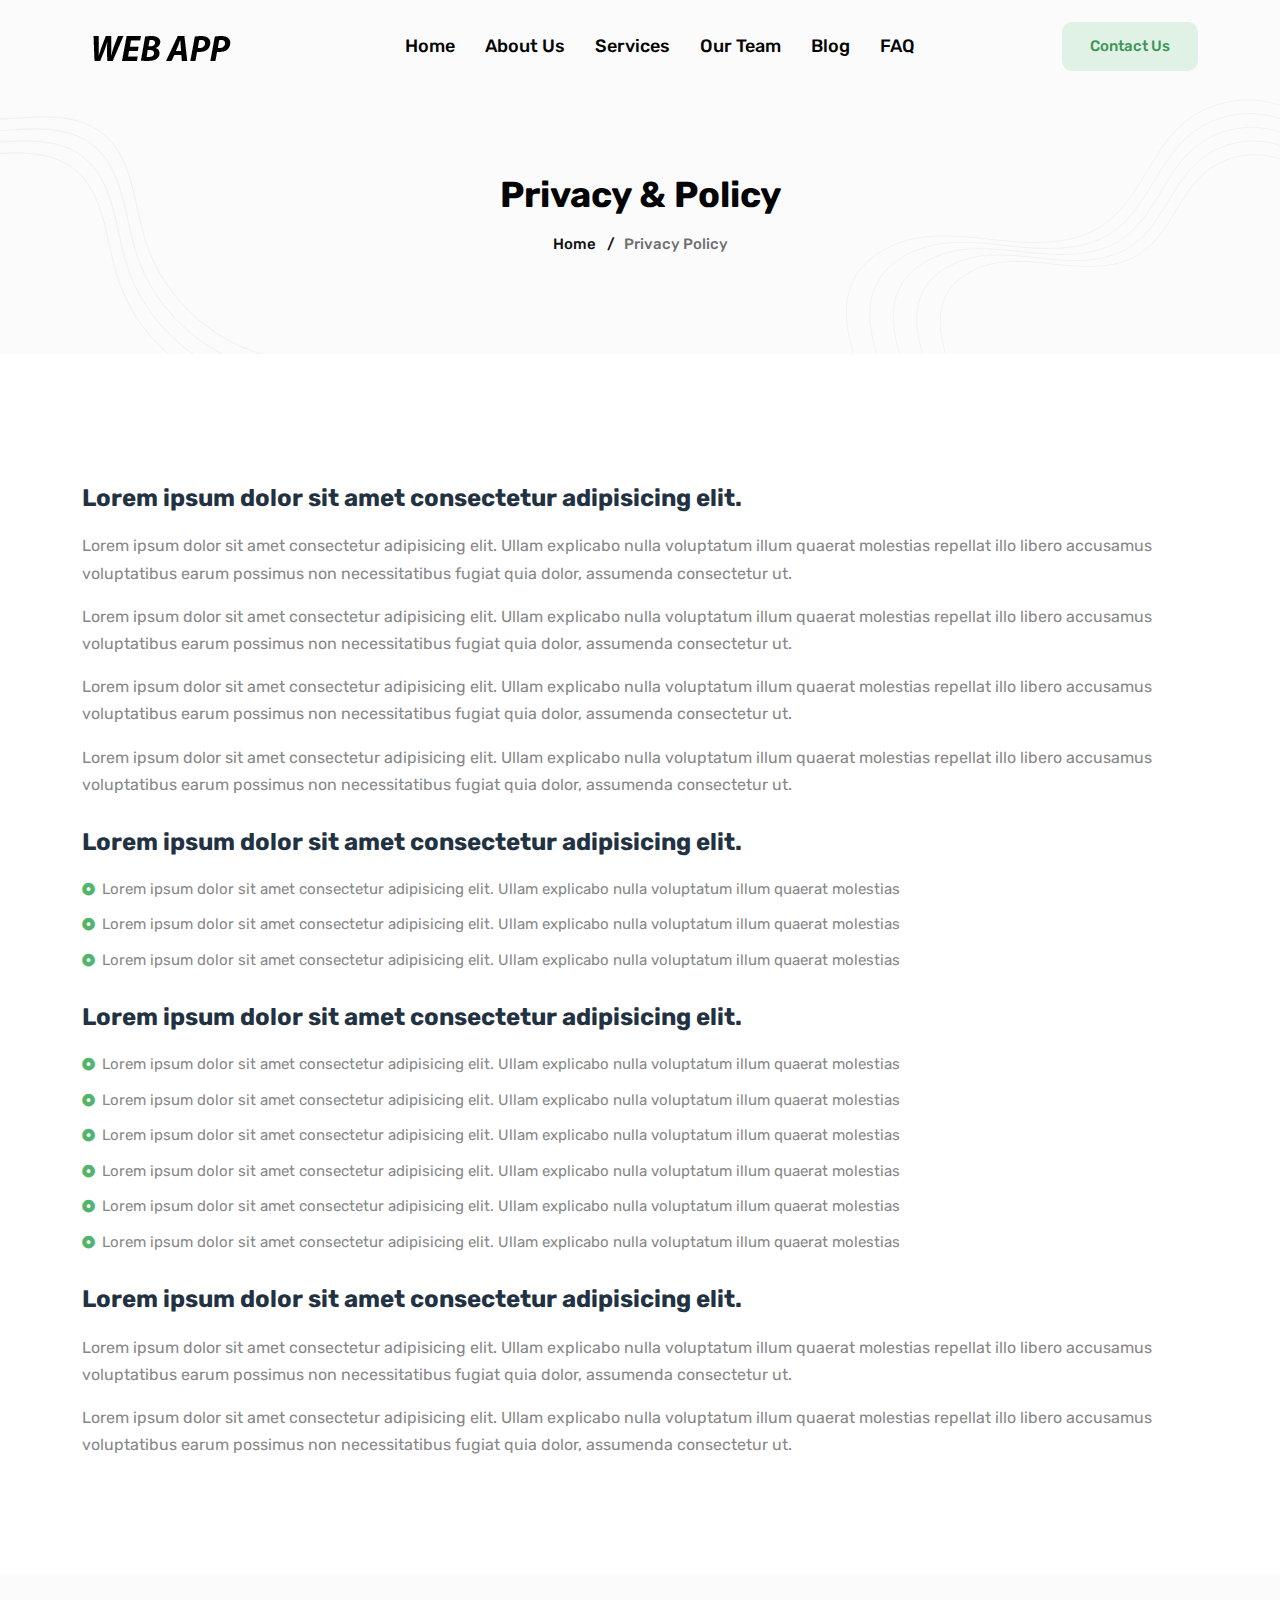
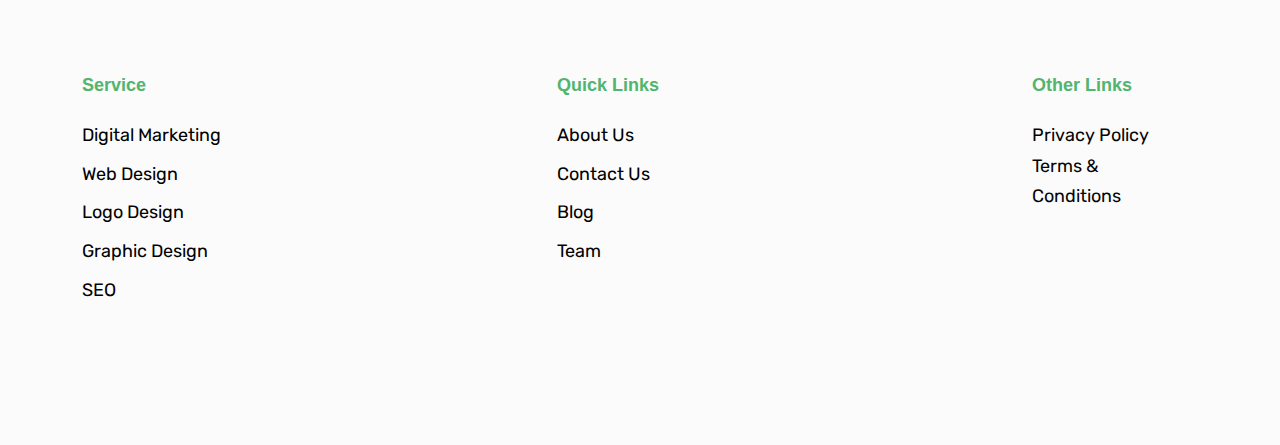
<file: pert3/template/privacy-policy.html>
<!DOCTYPE html>

<html lang="en-us">

<head>
	<meta charset="utf-8">
	<title>Livewire and filament</title>
	<meta name="viewport" content="width=device-width, initial-scale=1, maximum-scale=5">
	<meta name="description" content="This is meta description">
	<meta name="author" content="Themefisher">
	<link rel="shortcut icon" href="images/favicon.png" type="image/x-icon">
	<link rel="icon" href="images/favicon.png" type="image/x-icon">

	<!-- # Google Fonts -->
	<link rel="preconnect" href="https://fonts.googleapis.com">
	<link rel="preconnect" href="https://fonts.gstatic.com" crossorigin>
	<link href="https://fonts.googleapis.com/css2?family=Rubik:wght@400;500;700&display=swap" rel="stylesheet">

	<!-- # CSS Plugins -->
	<link rel="stylesheet" href="plugins/slick/slick.css">
	<link rel="stylesheet" href="plugins/font-awesome/fontawesome.min.css">
	<link rel="stylesheet" href="plugins/font-awesome/brands.css">
	<link rel="stylesheet" href="plugins/font-awesome/solid.css">

	<!-- # Main Style Sheet -->
	<link rel="stylesheet" href="css/style.css">
</head>

<body>

<!-- navigation -->
<header class="navigation bg-tertiary">
	<nav class="navbar navbar-expand-xl navbar-light text-center py-3">
		<div class="container">
			<a class="navbar-brand" href="index.html">
				<img loading="prelaod" decoding="async" class="img-fluid" width="160" src="images/logo.png" alt="Wallet">
			</a>
			<button class="navbar-toggler" type="button" data-bs-toggle="collapse" data-bs-target="#navbarSupportedContent" aria-controls="navbarSupportedContent" aria-expanded="false" aria-label="Toggle navigation"> <span class="navbar-toggler-icon"></span>
			</button>
			<div class="collapse navbar-collapse" id="navbarSupportedContent">
				<ul class="navbar-nav m-auto mb-2 mb-lg-0">
					<li class="nav-item"> <a class="nav-link" href="index.html">Home</a></li>
					<li class="nav-item "> <a class="nav-link" href="about.html">About Us</a></li>
					<li class="nav-item "> <a class="nav-link" href="services.html">Services</a></li>
					<li class="nav-item "> <a class="nav-link" href="team.html">Our Team</a></li>
					<li class="nav-item "><a class="nav-link " href="blog.html">Blog</a></li>
					<li class="nav-item "><a class="nav-link " href="faq.html">FAQ</a></li>
				</ul>
				<a href="#!" class="btn btn-outline-primary">Contact Us</a>				
			</div>
		</div>
	</nav>
</header>
<!-- /navigation -->

<section class="page-header bg-tertiary">
  <div class="container">
    <div class="row">
      <div class="col-8 mx-auto text-center">
        <h2 class="mb-3 text-capitalize">Privacy &amp; Policy</h2>
        <ul class="list-inline breadcrumbs text-capitalize" style="font-weight:500">
          <li class="list-inline-item"><a href="index.html">Home</a>
          </li>
          <li class="list-inline-item">/ &nbsp; <a href="privacy-policy.html">Privacy Policy</a>
          </li>
        </ul>
      </div>
    </div>
  </div>
  <div class="has-shapes">
    <svg class="shape shape-left text-light" viewBox="0 0 192 752" fill="none" xmlns="http://www.w3.org/2000/svg">
      <path
        d="M-30.883 0C-41.3436 36.4248 -22.7145 75.8085 4.29154 102.398C31.2976 128.987 65.8677 146.199 97.6457 166.87C129.424 187.542 160.139 213.902 172.162 249.847C193.542 313.799 149.886 378.897 129.069 443.036C97.5623 540.079 122.109 653.229 191 728.495"
        stroke="currentColor" stroke-miterlimit="10" />
      <path
        d="M-55.5959 7.52271C-66.0565 43.9475 -47.4274 83.3312 -20.4214 109.92C6.58466 136.51 41.1549 153.722 72.9328 174.393C104.711 195.064 135.426 221.425 147.449 257.37C168.829 321.322 125.174 386.42 104.356 450.559C72.8494 547.601 97.3965 660.752 166.287 736.018"
        stroke="currentColor" stroke-miterlimit="10" />
      <path
        d="M-80.3302 15.0449C-90.7909 51.4697 -72.1617 90.8535 -45.1557 117.443C-18.1497 144.032 16.4205 161.244 48.1984 181.915C79.9763 202.587 110.691 228.947 122.715 264.892C144.095 328.844 100.439 393.942 79.622 458.081C48.115 555.123 72.6622 668.274 141.552 743.54"
        stroke="currentColor" stroke-miterlimit="10" />
      <path
        d="M-105.045 22.5676C-115.506 58.9924 -96.8766 98.3762 -69.8706 124.965C-42.8646 151.555 -8.29436 168.767 23.4835 189.438C55.2615 210.109 85.9766 236.469 98.0001 272.415C119.38 336.367 75.7243 401.464 54.9072 465.604C23.4002 562.646 47.9473 675.796 116.838 751.063"
        stroke="currentColor" stroke-miterlimit="10" />
    </svg>
    <svg class="shape shape-right text-light" viewBox="0 0 731 746" fill="none" xmlns="http://www.w3.org/2000/svg">
      <path
        d="M12.1794 745.14C1.80036 707.275 -5.75764 666.015 8.73984 629.537C27.748 581.745 80.4729 554.968 131.538 548.843C182.604 542.703 234.032 552.841 285.323 556.748C336.615 560.64 391.543 557.276 433.828 527.964C492.452 487.323 511.701 408.123 564.607 360.255C608.718 320.353 675.307 307.183 731.29 327.323"
        stroke="currentColor" stroke-miterlimit="10" />
      <path
        d="M51.0253 745.14C41.2045 709.326 34.0538 670.284 47.7668 635.783C65.7491 590.571 115.623 565.242 163.928 559.449C212.248 553.641 260.884 563.235 309.4 566.931C357.916 570.627 409.887 567.429 449.879 539.701C505.35 501.247 523.543 426.331 573.598 381.059C615.326 343.314 678.324 330.853 731.275 349.906"
        stroke="currentColor" stroke-miterlimit="10" />
      <path
        d="M89.8715 745.14C80.6239 711.363 73.8654 674.568 86.8091 642.028C103.766 599.396 150.788 575.515 196.347 570.054C241.906 564.578 287.767 573.629 333.523 577.099C379.278 580.584 428.277 577.567 465.976 551.423C518.279 515.172 535.431 444.525 582.62 401.832C621.964 366.229 681.356 354.493 731.291 372.46"
        stroke="currentColor" stroke-miterlimit="10" />
      <path
        d="M128.718 745.14C120.029 713.414 113.678 678.838 125.837 648.274C141.768 608.221 185.939 585.788 228.737 580.659C271.536 575.515 314.621 584.008 357.6 587.282C400.58 590.556 446.607 587.719 482.028 563.16C531.163 529.111 547.275 462.733 591.612 422.635C628.572 389.19 684.375 378.162 731.276 395.043"
        stroke="currentColor" stroke-miterlimit="10" />
      <path
        d="M167.564 745.14C159.432 715.451 153.504 683.107 164.863 654.519C179.753 617.046 221.088 596.062 261.126 591.265C301.164 586.452 341.473 594.402 381.677 597.465C421.88 600.527 464.95 597.872 498.094 574.896C544.061 543.035 559.146 480.942 600.617 443.423C635.194 412.135 687.406 401.817 731.276 417.612"
        stroke="currentColor" stroke-miterlimit="10" />
      <path
        d="M817.266 289.466C813.108 259.989 787.151 237.697 759.261 227.271C731.372 216.846 701.077 215.553 671.666 210.904C642.254 206.24 611.795 197.156 591.664 175.224C555.853 136.189 566.345 75.5336 560.763 22.8649C552.302 -56.8256 498.487 -130.133 425 -162.081"
        stroke="currentColor" stroke-miterlimit="10" />
      <path
        d="M832.584 276.159C828.427 246.683 802.469 224.391 774.58 213.965C746.69 203.539 716.395 202.246 686.984 197.598C657.573 192.934 627.114 183.85 606.982 161.918C571.172 122.883 581.663 62.2275 576.082 9.55873C567.62 -70.1318 513.806 -143.439 440.318 -175.387"
        stroke="currentColor" stroke-miterlimit="10" />
      <path
        d="M847.904 262.853C843.747 233.376 817.789 211.084 789.9 200.659C762.011 190.233 731.716 188.94 702.304 184.292C672.893 179.627 642.434 170.544 622.303 148.612C586.492 109.577 596.983 48.9211 591.402 -3.74766C582.94 -83.4382 529.126 -156.746 455.638 -188.694"
        stroke="currentColor" stroke-miterlimit="10" />
      <path
        d="M863.24 249.547C859.083 220.07 833.125 197.778 805.236 187.353C777.347 176.927 747.051 175.634 717.64 170.986C688.229 166.321 657.77 157.237 637.639 135.306C601.828 96.2707 612.319 35.6149 606.738 -17.0538C598.276 -96.7443 544.462 -170.052 470.974 -202"
        stroke="currentColor" stroke-miterlimit="10" />
    </svg>
  </div>
</section>

<section class="section-sm">
  <div class="container">
    <div class="row">
      <div class="col-lg-12 mx-auto">
        <div class="content">
          <h3 id="application-processing">Lorem ipsum dolor sit amet consectetur adipisicing elit.</h3>
          <p>Lorem ipsum dolor sit amet consectetur adipisicing elit. Ullam explicabo nulla voluptatum illum quaerat molestias repellat illo libero accusamus voluptatibus earum possimus non necessitatibus fugiat quia dolor, assumenda consectetur ut.</p>

          <p>Lorem ipsum dolor sit amet consectetur adipisicing elit. Ullam explicabo nulla voluptatum illum quaerat molestias repellat illo libero accusamus voluptatibus earum possimus non necessitatibus fugiat quia dolor, assumenda consectetur ut.</p>

          <p>Lorem ipsum dolor sit amet consectetur adipisicing elit. Ullam explicabo nulla voluptatum illum quaerat molestias repellat illo libero accusamus voluptatibus earum possimus non necessitatibus fugiat quia dolor, assumenda consectetur ut.</p>

          <p>Lorem ipsum dolor sit amet consectetur adipisicing elit. Ullam explicabo nulla voluptatum illum quaerat molestias repellat illo libero accusamus voluptatibus earum possimus non necessitatibus fugiat quia dolor, assumenda consectetur ut.</p>
          <h3 id="intellectual-property-rights">Lorem ipsum dolor sit amet consectetur adipisicing elit.</h3>
          <ul>
            <li>Lorem ipsum dolor sit amet consectetur adipisicing elit. Ullam explicabo nulla voluptatum illum quaerat molestias</li>
            <li>Lorem ipsum dolor sit amet consectetur adipisicing elit. Ullam explicabo nulla voluptatum illum quaerat molestias</li>
            <li>Lorem ipsum dolor sit amet consectetur adipisicing elit. Ullam explicabo nulla voluptatum illum quaerat molestias</li>
            
          </ul>
          <h3 id="intellectual-property-rights">Lorem ipsum dolor sit amet consectetur adipisicing elit.</h3>
          <ul>
            <li>Lorem ipsum dolor sit amet consectetur adipisicing elit. Ullam explicabo nulla voluptatum illum quaerat molestias</li>
            <li>Lorem ipsum dolor sit amet consectetur adipisicing elit. Ullam explicabo nulla voluptatum illum quaerat molestias</li>
            <li>Lorem ipsum dolor sit amet consectetur adipisicing elit. Ullam explicabo nulla voluptatum illum quaerat molestias</li>
            <li>Lorem ipsum dolor sit amet consectetur adipisicing elit. Ullam explicabo nulla voluptatum illum quaerat molestias</li>
            <li>Lorem ipsum dolor sit amet consectetur adipisicing elit. Ullam explicabo nulla voluptatum illum quaerat molestias</li>
            <li>Lorem ipsum dolor sit amet consectetur adipisicing elit. Ullam explicabo nulla voluptatum illum quaerat molestias</li>
            
          </ul>

          <h3 id="application-processing">Lorem ipsum dolor sit amet consectetur adipisicing elit.</h3>
          <p>Lorem ipsum dolor sit amet consectetur adipisicing elit. Ullam explicabo nulla voluptatum illum quaerat molestias repellat illo libero accusamus voluptatibus earum possimus non necessitatibus fugiat quia dolor, assumenda consectetur ut.</p>

          <p>Lorem ipsum dolor sit amet consectetur adipisicing elit. Ullam explicabo nulla voluptatum illum quaerat molestias repellat illo libero accusamus voluptatibus earum possimus non necessitatibus fugiat quia dolor, assumenda consectetur ut.</p>

          
        </div>
      </div>
    </div>
  </div>
</section>


<footer class="section-sm bg-tertiary">
	<div class="container">
		<div class="row justify-content-between">
			<div class="col-lg-2 col-md-4 col-6 mb-4">
				<div class="footer-widget">
					<h5 class="mb-4 text-primary font-secondary">Service</h5>
					<ul class="list-unstyled">
						<li class="mb-2"><a href="service-details.html">Digital Marketing</a>
						</li>
						<li class="mb-2"><a href="service-details.html">Web Design</a>
						</li>
						<li class="mb-2"><a href="service-details.html">Logo Design</a>
						</li>
						<li class="mb-2"><a href="service-details.html">Graphic Design</a>
						</li>
						<li class="mb-2"><a href="service-details.html">SEO</a>
						</li>
					</ul>
				</div>
			</div>
			<div class="col-lg-2 col-md-4 col-6 mb-4">
				<div class="footer-widget">
					<h5 class="mb-4 text-primary font-secondary">Quick Links</h5>
					<ul class="list-unstyled">
						<li class="mb-2"><a href="#!">About Us</a>
						</li>
						<li class="mb-2"><a href="#!">Contact Us</a>
						</li>
						<li class="mb-2"><a href="#!">Blog</a>
						</li>
						<li class="mb-2"><a href="#!">Team</a>
						</li>
					</ul>
				</div>
			</div>
			<div class="col-lg-2 col-md-4 col-6 mb-4">
				<div class="footer-widget">
					<h5 class="mb-4 text-primary font-secondary">Other Links</h5>
					<ul class="list-unstyled">
						<li class="list-inline-item me-4"><a class="text-black" href="privacy-policy.html">Privacy Policy</a></li>
						<li class="list-inline-item me-4"><a class="text-black" href="terms.html">Terms &amp; Conditions</a></li>
					</ul>
				</div>
			</div>			
		</div>
		
	</div>
</footer>


<!-- # JS Plugins -->
<script src="plugins/jquery/jquery.min.js"></script>
<script src="plugins/bootstrap/bootstrap.min.js"></script>

<!-- Main Script -->
<script src="js/script.js"></script>

</body>
</html>
</file>
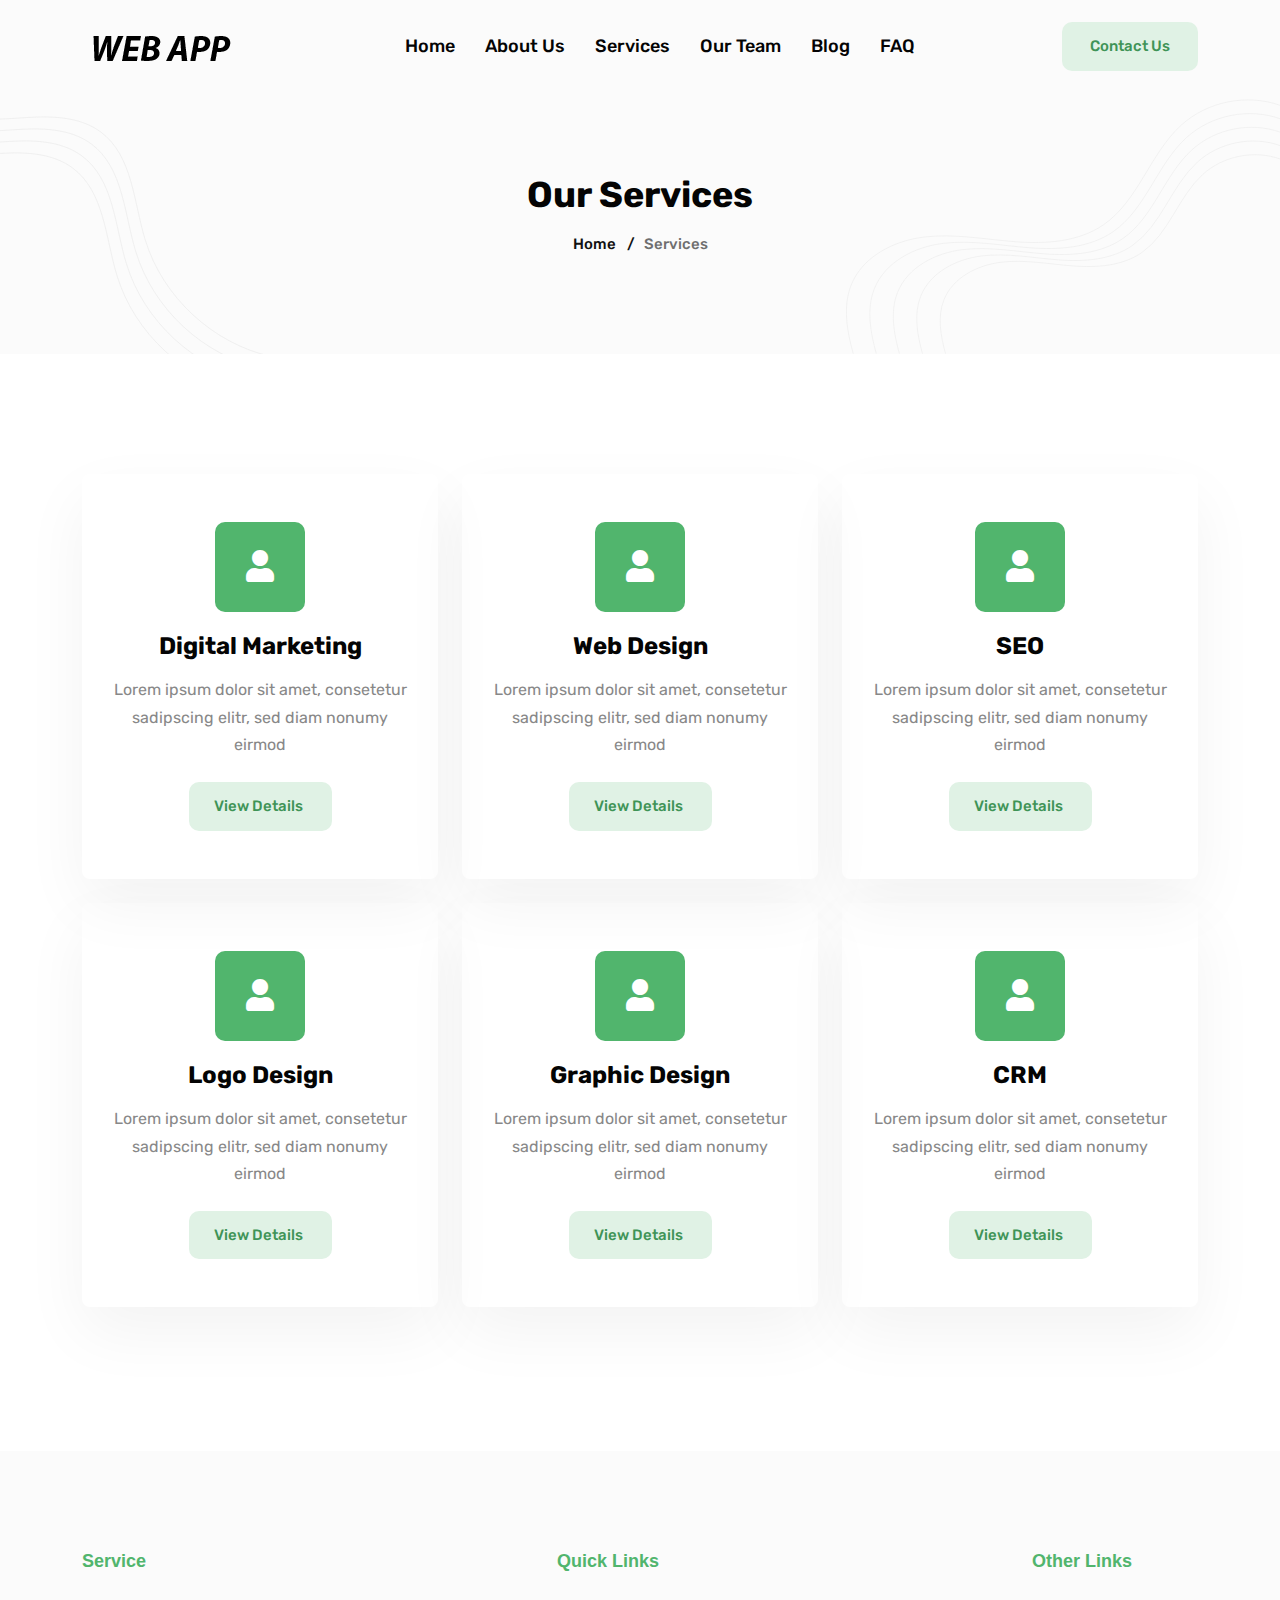
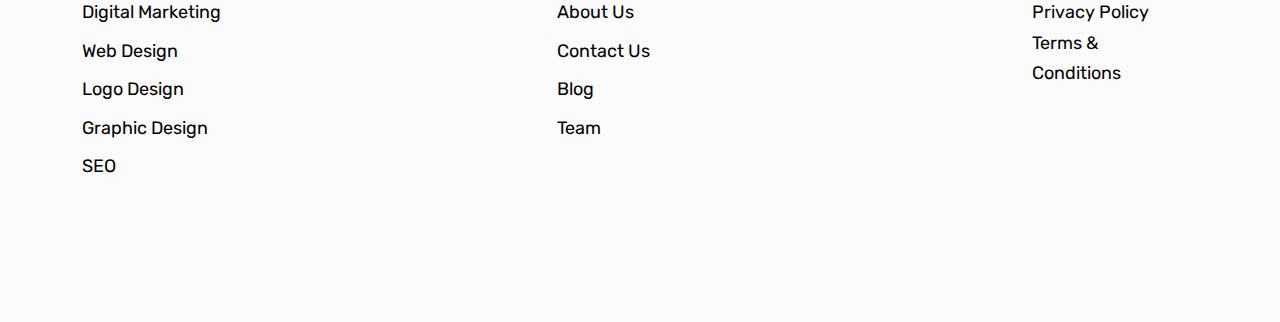
<file: pert3/template/services.html>
<!DOCTYPE html>

<html lang="en-us">

<head>
	<meta charset="utf-8">
	<title>Livewire and filament</title>
	<meta name="viewport" content="width=device-width, initial-scale=1, maximum-scale=5">
	<meta name="description" content="This is meta description">
	<meta name="author" content="Themefisher">
	<link rel="shortcut icon" href="images/favicon.png" type="image/x-icon">
	<link rel="icon" href="images/favicon.png" type="image/x-icon">

	<!-- # Google Fonts -->
	<link rel="preconnect" href="https://fonts.googleapis.com">
	<link rel="preconnect" href="https://fonts.gstatic.com" crossorigin>
	<link href="https://fonts.googleapis.com/css2?family=Rubik:wght@400;500;700&display=swap" rel="stylesheet">

	<!-- # CSS Plugins -->
	<link rel="stylesheet" href="plugins/slick/slick.css">
	<link rel="stylesheet" href="plugins/font-awesome/fontawesome.min.css">
	<link rel="stylesheet" href="plugins/font-awesome/brands.css">
	<link rel="stylesheet" href="plugins/font-awesome/solid.css">

	<!-- # Main Style Sheet -->
	<link rel="stylesheet" href="css/style.css">
</head>

<body>

<!-- navigation -->
<header class="navigation bg-tertiary">
	<nav class="navbar navbar-expand-xl navbar-light text-center py-3">
		<div class="container">
			<a class="navbar-brand" href="index.html">
				<img loading="prelaod" decoding="async" class="img-fluid" width="160" src="images/logo.png" alt="Wallet">
			</a>
			<button class="navbar-toggler" type="button" data-bs-toggle="collapse" data-bs-target="#navbarSupportedContent" aria-controls="navbarSupportedContent" aria-expanded="false" aria-label="Toggle navigation"> <span class="navbar-toggler-icon"></span>
			</button>
			<div class="collapse navbar-collapse" id="navbarSupportedContent">
				<ul class="navbar-nav m-auto mb-2 mb-lg-0">
					<li class="nav-item"> <a class="nav-link" href="index.html">Home</a></li>
					<li class="nav-item "> <a class="nav-link" href="about.html">About Us</a></li>
					<li class="nav-item "> <a class="nav-link" href="services.html">Services</a></li>
					<li class="nav-item "> <a class="nav-link" href="team.html">Our Team</a></li>
					<li class="nav-item "><a class="nav-link " href="blog.html">Blog</a></li>
					<li class="nav-item "><a class="nav-link " href="faq.html">FAQ</a></li>
				</ul>
				<a href="#!" class="btn btn-outline-primary">Contact Us</a>				
			</div>
		</div>
	</nav>
</header>
<!-- /navigation -->

<section class="page-header bg-tertiary">
	<div class="container">
		<div class="row">
			<div class="col-8 mx-auto text-center">
				<h2 class="mb-3 text-capitalize">Our Services</h2>
				<ul class="list-inline breadcrumbs text-capitalize" style="font-weight:500">
					<li class="list-inline-item"><a href="index.html">Home</a>
					</li>
					<li class="list-inline-item">/ &nbsp; <a href="services.html">Services</a>
					</li>
				</ul>
			</div>
		</div>
	</div>
	<div class="has-shapes">
		<svg class="shape shape-left text-light" viewBox="0 0 192 752" fill="none" xmlns="http://www.w3.org/2000/svg">
			<path d="M-30.883 0C-41.3436 36.4248 -22.7145 75.8085 4.29154 102.398C31.2976 128.987 65.8677 146.199 97.6457 166.87C129.424 187.542 160.139 213.902 172.162 249.847C193.542 313.799 149.886 378.897 129.069 443.036C97.5623 540.079 122.109 653.229 191 728.495" stroke="currentColor" stroke-miterlimit="10" />
			<path d="M-55.5959 7.52271C-66.0565 43.9475 -47.4274 83.3312 -20.4214 109.92C6.58466 136.51 41.1549 153.722 72.9328 174.393C104.711 195.064 135.426 221.425 147.449 257.37C168.829 321.322 125.174 386.42 104.356 450.559C72.8494 547.601 97.3965 660.752 166.287 736.018" stroke="currentColor" stroke-miterlimit="10" />
			<path d="M-80.3302 15.0449C-90.7909 51.4697 -72.1617 90.8535 -45.1557 117.443C-18.1497 144.032 16.4205 161.244 48.1984 181.915C79.9763 202.587 110.691 228.947 122.715 264.892C144.095 328.844 100.439 393.942 79.622 458.081C48.115 555.123 72.6622 668.274 141.552 743.54" stroke="currentColor" stroke-miterlimit="10" />
			<path d="M-105.045 22.5676C-115.506 58.9924 -96.8766 98.3762 -69.8706 124.965C-42.8646 151.555 -8.29436 168.767 23.4835 189.438C55.2615 210.109 85.9766 236.469 98.0001 272.415C119.38 336.367 75.7243 401.464 54.9072 465.604C23.4002 562.646 47.9473 675.796 116.838 751.063" stroke="currentColor" stroke-miterlimit="10" />
		</svg>
		<svg class="shape shape-right text-light" viewBox="0 0 731 746" fill="none" xmlns="http://www.w3.org/2000/svg">
			<path d="M12.1794 745.14C1.80036 707.275 -5.75764 666.015 8.73984 629.537C27.748 581.745 80.4729 554.968 131.538 548.843C182.604 542.703 234.032 552.841 285.323 556.748C336.615 560.64 391.543 557.276 433.828 527.964C492.452 487.323 511.701 408.123 564.607 360.255C608.718 320.353 675.307 307.183 731.29 327.323" stroke="currentColor" stroke-miterlimit="10" />
			<path d="M51.0253 745.14C41.2045 709.326 34.0538 670.284 47.7668 635.783C65.7491 590.571 115.623 565.242 163.928 559.449C212.248 553.641 260.884 563.235 309.4 566.931C357.916 570.627 409.887 567.429 449.879 539.701C505.35 501.247 523.543 426.331 573.598 381.059C615.326 343.314 678.324 330.853 731.275 349.906" stroke="currentColor" stroke-miterlimit="10" />
			<path d="M89.8715 745.14C80.6239 711.363 73.8654 674.568 86.8091 642.028C103.766 599.396 150.788 575.515 196.347 570.054C241.906 564.578 287.767 573.629 333.523 577.099C379.278 580.584 428.277 577.567 465.976 551.423C518.279 515.172 535.431 444.525 582.62 401.832C621.964 366.229 681.356 354.493 731.291 372.46" stroke="currentColor" stroke-miterlimit="10" />
			<path d="M128.718 745.14C120.029 713.414 113.678 678.838 125.837 648.274C141.768 608.221 185.939 585.788 228.737 580.659C271.536 575.515 314.621 584.008 357.6 587.282C400.58 590.556 446.607 587.719 482.028 563.16C531.163 529.111 547.275 462.733 591.612 422.635C628.572 389.19 684.375 378.162 731.276 395.043" stroke="currentColor" stroke-miterlimit="10" />
			<path d="M167.564 745.14C159.432 715.451 153.504 683.107 164.863 654.519C179.753 617.046 221.088 596.062 261.126 591.265C301.164 586.452 341.473 594.402 381.677 597.465C421.88 600.527 464.95 597.872 498.094 574.896C544.061 543.035 559.146 480.942 600.617 443.423C635.194 412.135 687.406 401.817 731.276 417.612" stroke="currentColor" stroke-miterlimit="10" />
			<path d="M817.266 289.466C813.108 259.989 787.151 237.697 759.261 227.271C731.372 216.846 701.077 215.553 671.666 210.904C642.254 206.24 611.795 197.156 591.664 175.224C555.853 136.189 566.345 75.5336 560.763 22.8649C552.302 -56.8256 498.487 -130.133 425 -162.081" stroke="currentColor" stroke-miterlimit="10" />
			<path d="M832.584 276.159C828.427 246.683 802.469 224.391 774.58 213.965C746.69 203.539 716.395 202.246 686.984 197.598C657.573 192.934 627.114 183.85 606.982 161.918C571.172 122.883 581.663 62.2275 576.082 9.55873C567.62 -70.1318 513.806 -143.439 440.318 -175.387" stroke="currentColor" stroke-miterlimit="10" />
			<path d="M847.904 262.853C843.747 233.376 817.789 211.084 789.9 200.659C762.011 190.233 731.716 188.94 702.304 184.292C672.893 179.627 642.434 170.544 622.303 148.612C586.492 109.577 596.983 48.9211 591.402 -3.74766C582.94 -83.4382 529.126 -156.746 455.638 -188.694" stroke="currentColor" stroke-miterlimit="10" />
			<path d="M863.24 249.547C859.083 220.07 833.125 197.778 805.236 187.353C777.347 176.927 747.051 175.634 717.64 170.986C688.229 166.321 657.77 157.237 637.639 135.306C601.828 96.2707 612.319 35.6149 606.738 -17.0538C598.276 -96.7443 544.462 -170.052 470.974 -202" stroke="currentColor" stroke-miterlimit="10" />
		</svg>
	</div>
</section>

<section class="section">
	<div class="container">
		<div class="row justify-content-center">
			<div class="icon-box-item text-center col-lg-4 col-md-6 mb-4">
				<div class="rounded shadow py-5 px-4">
					<div class="icon"> <i class="fas fa-user"></i>
					</div>
					<h3 class="mb-3">Digital Marketing</h3>
					<p class="mb-4">Lorem ipsum dolor sit amet, consetetur sadipscing elitr, sed diam nonumy eirmod</p> <a class="btn btn-sm btn-outline-primary" href="service-details.html">View Details <i class="las la-arrow-right ms-1"></i></a>
				</div>
			</div>
			<div class="icon-box-item text-center col-lg-4 col-md-6 mb-4">
				<div class="rounded shadow py-5 px-4">
					<div class="icon"> <i class="fas fa-user"></i>
					</div>
					<h3 class="mb-3">Web Design</h3>
					<p class="mb-4">Lorem ipsum dolor sit amet, consetetur sadipscing elitr, sed diam nonumy eirmod</p> <a class="btn btn-sm btn-outline-primary" href="service-details.html">View Details <i class="las la-arrow-right ms-1"></i></a>
				</div>
			</div>
			<div class="icon-box-item text-center col-lg-4 col-md-6 mb-4">
				<div class="rounded shadow py-5 px-4">
					<div class="icon"> <i class="fas fa-user"></i>
					</div>
					<h3 class="mb-3">SEO</h3>
					<p class="mb-4">Lorem ipsum dolor sit amet, consetetur sadipscing elitr, sed diam nonumy eirmod</p> <a class="btn btn-sm btn-outline-primary" href="service-details.html">View Details <i class="las la-arrow-right ms-1"></i></a>
				</div>
			</div>
			<div class="icon-box-item text-center col-lg-4 col-md-6 mb-4">
				<div class="rounded shadow py-5 px-4">
					<div class="icon"> <i class="fas fa-user"></i>
					</div>
					<h3 class="mb-3">Logo Design</h3>
					<p class="mb-4">Lorem ipsum dolor sit amet, consetetur sadipscing elitr, sed diam nonumy eirmod</p> <a class="btn btn-sm btn-outline-primary" href="service-details.html">View Details <i class="las la-arrow-right ms-1"></i></a>
				</div>
			</div>
			<div class="icon-box-item text-center col-lg-4 col-md-6 mb-4">
				<div class="rounded shadow py-5 px-4">
					<div class="icon"> <i class="fas fa-user"></i>
					</div>
					<h3 class="mb-3">Graphic Design</h3>
					<p class="mb-4">Lorem ipsum dolor sit amet, consetetur sadipscing elitr, sed diam nonumy eirmod</p> <a class="btn btn-sm btn-outline-primary" href="service-details.html">View Details <i class="las la-arrow-right ms-1"></i></a>
				</div>
			</div>
			<div class="icon-box-item text-center col-lg-4 col-md-6 mb-4">
				<div class="rounded shadow py-5 px-4">
					<div class="icon"> <i class="fas fa-user"></i>
					</div>
					<h3 class="mb-3">CRM</h3>
					<p class="mb-4">Lorem ipsum dolor sit amet, consetetur sadipscing elitr, sed diam nonumy eirmod</p> <a class="btn btn-sm btn-outline-primary" href="service-details.html">View Details <i class="las la-arrow-right ms-1"></i></a>
				</div>
			</div>
		</div>
	</div>
</section>


<footer class="section-sm bg-tertiary">
	<div class="container">
		<div class="row justify-content-between">
			<div class="col-lg-2 col-md-4 col-6 mb-4">
				<div class="footer-widget">
					<h5 class="mb-4 text-primary font-secondary">Service</h5>
					<ul class="list-unstyled">
						<li class="mb-2"><a href="service-details.html">Digital Marketing</a>
						</li>
						<li class="mb-2"><a href="service-details.html">Web Design</a>
						</li>
						<li class="mb-2"><a href="service-details.html">Logo Design</a>
						</li>
						<li class="mb-2"><a href="service-details.html">Graphic Design</a>
						</li>
						<li class="mb-2"><a href="service-details.html">SEO</a>
						</li>
					</ul>
				</div>
			</div>
			<div class="col-lg-2 col-md-4 col-6 mb-4">
				<div class="footer-widget">
					<h5 class="mb-4 text-primary font-secondary">Quick Links</h5>
					<ul class="list-unstyled">
						<li class="mb-2"><a href="#!">About Us</a>
						</li>
						<li class="mb-2"><a href="#!">Contact Us</a>
						</li>
						<li class="mb-2"><a href="#!">Blog</a>
						</li>
						<li class="mb-2"><a href="#!">Team</a>
						</li>
					</ul>
				</div>
			</div>
			<div class="col-lg-2 col-md-4 col-6 mb-4">
				<div class="footer-widget">
					<h5 class="mb-4 text-primary font-secondary">Other Links</h5>
					<ul class="list-unstyled">
						<li class="list-inline-item me-4"><a class="text-black" href="privacy-policy.html">Privacy Policy</a>
                        </li>
						<li class="list-inline-item me-4"><a class="text-black" href="terms.html">Terms &amp; Conditions</a>
                        </li>
					</ul>
				</div>
			</div>			
		</div>		
	</div>
</footer>


<!-- # JS Plugins -->
<script src="plugins/jquery/jquery.min.js"></script>
<script src="plugins/bootstrap/bootstrap.min.js"></script>

<!-- Main Script -->
<script src="js/script.js"></script>

</body>
</html>
</file>
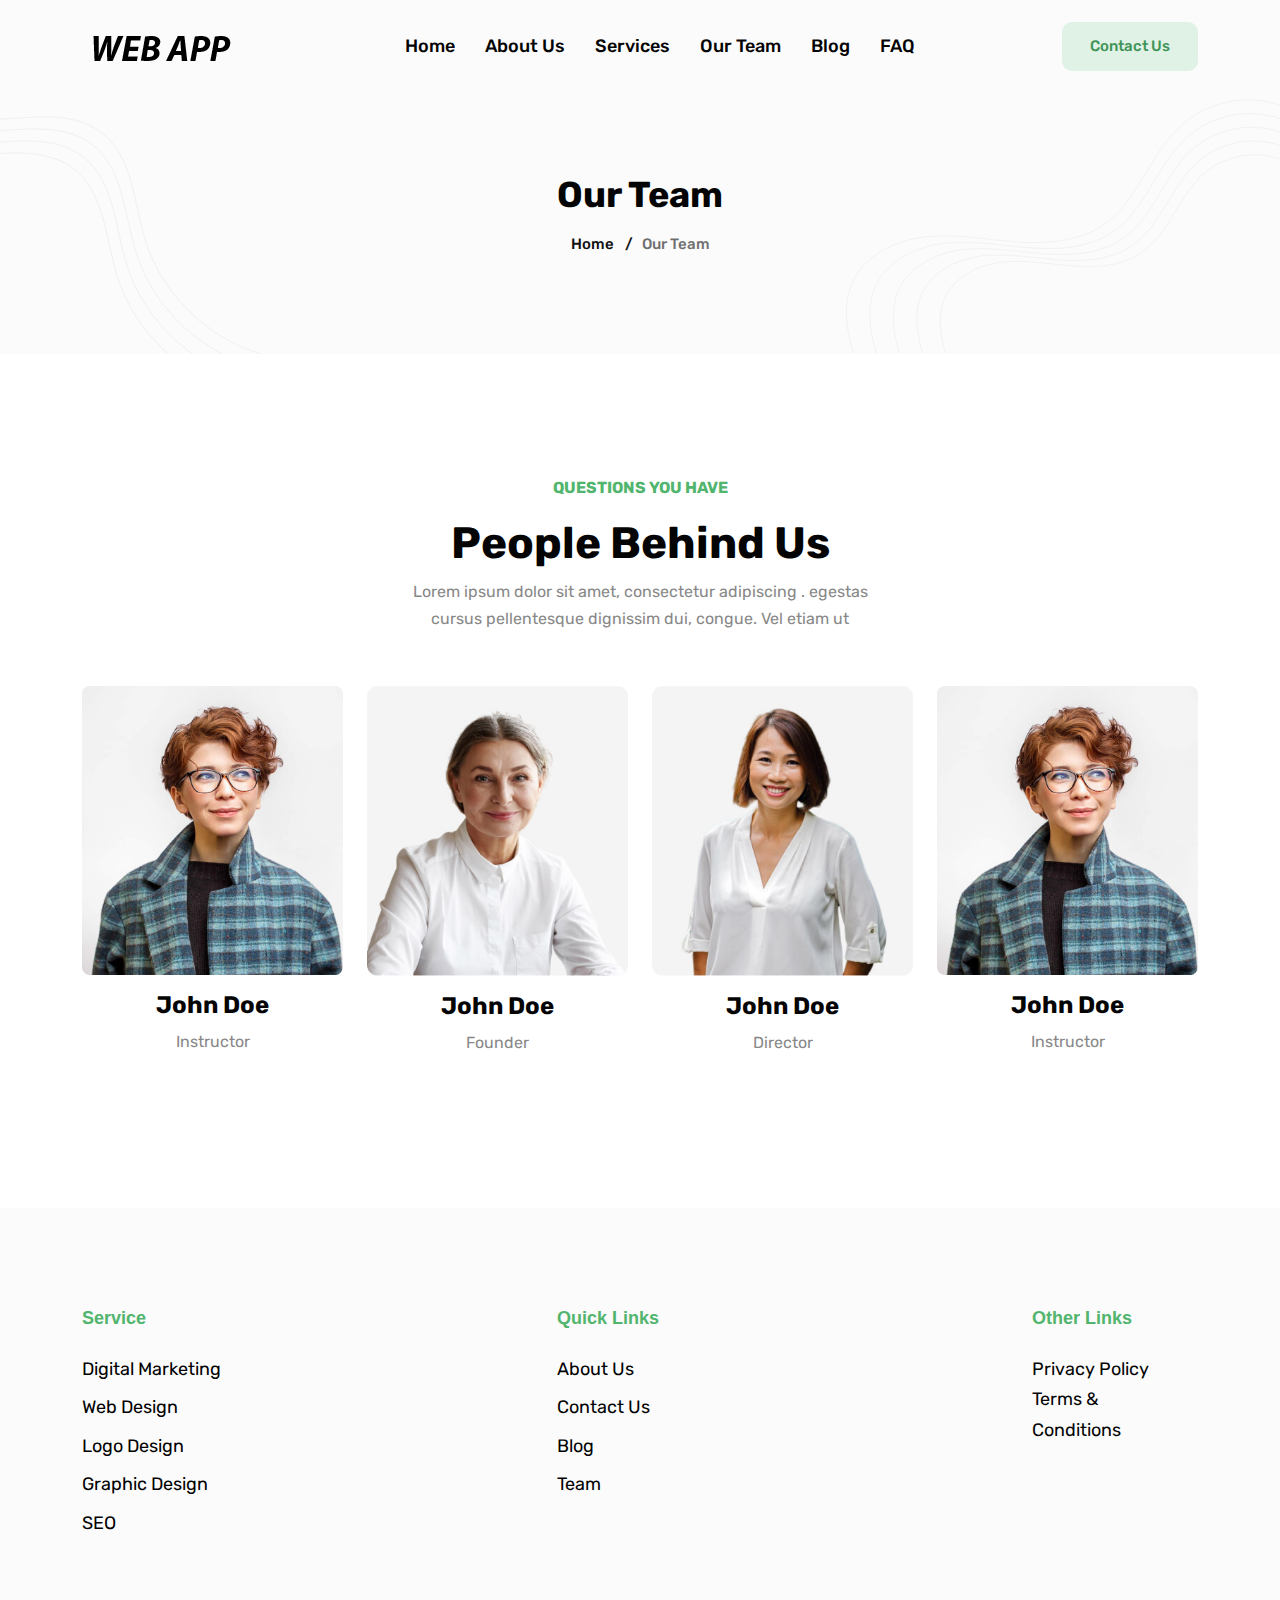
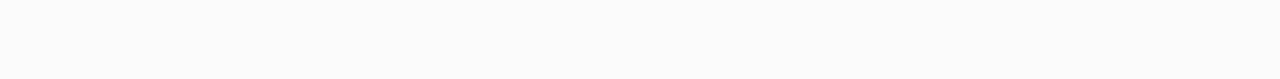
<file: pert3/template/team.html>
<!DOCTYPE html>

<html lang="en-us">

<head>
	<meta charset="utf-8">
	<title>Livewire and filament</title>
	<meta name="viewport" content="width=device-width, initial-scale=1, maximum-scale=5">
	<meta name="description" content="This is meta description">
	<meta name="author" content="Themefisher">
	<link rel="shortcut icon" href="images/favicon.png" type="image/x-icon">
	<link rel="icon" href="images/favicon.png" type="image/x-icon">

	<!-- # Google Fonts -->
	<link rel="preconnect" href="https://fonts.googleapis.com">
	<link rel="preconnect" href="https://fonts.gstatic.com" crossorigin>
	<link href="https://fonts.googleapis.com/css2?family=Rubik:wght@400;500;700&display=swap" rel="stylesheet">

	<!-- # CSS Plugins -->
	<link rel="stylesheet" href="plugins/slick/slick.css">
	<link rel="stylesheet" href="plugins/font-awesome/fontawesome.min.css">
	<link rel="stylesheet" href="plugins/font-awesome/brands.css">
	<link rel="stylesheet" href="plugins/font-awesome/solid.css">

	<!-- # Main Style Sheet -->
	<link rel="stylesheet" href="css/style.css">
</head>

<body>

<!-- navigation -->
<header class="navigation bg-tertiary">
	<nav class="navbar navbar-expand-xl navbar-light text-center py-3">
		<div class="container">
			<a class="navbar-brand" href="index.html">
				<img loading="prelaod" decoding="async" class="img-fluid" width="160" src="images/logo.png" alt="Wallet">
			</a>
			<button class="navbar-toggler" type="button" data-bs-toggle="collapse" data-bs-target="#navbarSupportedContent" aria-controls="navbarSupportedContent" aria-expanded="false" aria-label="Toggle navigation"> <span class="navbar-toggler-icon"></span>
			</button>
			<div class="collapse navbar-collapse" id="navbarSupportedContent">
				<ul class="navbar-nav m-auto mb-2 mb-lg-0">
					<li class="nav-item"> <a class="nav-link" href="index.html">Home</a></li>
					<li class="nav-item "> <a class="nav-link" href="about.html">About Us</a></li>
					<li class="nav-item "> <a class="nav-link" href="services.html">Services</a></li>
					<li class="nav-item "> <a class="nav-link" href="team.html">Our Team</a></li>
					<li class="nav-item "><a class="nav-link " href="blog.html">Blog</a></li>
					<li class="nav-item "><a class="nav-link " href="faq.html">FAQ</a></li>
				</ul>
				<a href="#!" class="btn btn-outline-primary">Contact Us</a>				
			</div>
		</div>
	</nav>
</header>
<!-- /navigation -->




<section class="page-header bg-tertiary">
	<div class="container">
		<div class="row">
			<div class="col-8 mx-auto text-center">
				<h2 class="mb-3 text-capitalize">Our Team</h2>
				<ul class="list-inline breadcrumbs text-capitalize" style="font-weight:500">
					<li class="list-inline-item"><a href="index.html">Home</a>
					</li>
					<li class="list-inline-item">/ &nbsp; <a href="services.html">Our Team</a>
					</li>
				</ul>
			</div>
		</div>
	</div>
	<div class="has-shapes">
		<svg class="shape shape-left text-light" viewBox="0 0 192 752" fill="none" xmlns="http://www.w3.org/2000/svg">
			<path d="M-30.883 0C-41.3436 36.4248 -22.7145 75.8085 4.29154 102.398C31.2976 128.987 65.8677 146.199 97.6457 166.87C129.424 187.542 160.139 213.902 172.162 249.847C193.542 313.799 149.886 378.897 129.069 443.036C97.5623 540.079 122.109 653.229 191 728.495" stroke="currentColor" stroke-miterlimit="10" />
			<path d="M-55.5959 7.52271C-66.0565 43.9475 -47.4274 83.3312 -20.4214 109.92C6.58466 136.51 41.1549 153.722 72.9328 174.393C104.711 195.064 135.426 221.425 147.449 257.37C168.829 321.322 125.174 386.42 104.356 450.559C72.8494 547.601 97.3965 660.752 166.287 736.018" stroke="currentColor" stroke-miterlimit="10" />
			<path d="M-80.3302 15.0449C-90.7909 51.4697 -72.1617 90.8535 -45.1557 117.443C-18.1497 144.032 16.4205 161.244 48.1984 181.915C79.9763 202.587 110.691 228.947 122.715 264.892C144.095 328.844 100.439 393.942 79.622 458.081C48.115 555.123 72.6622 668.274 141.552 743.54" stroke="currentColor" stroke-miterlimit="10" />
			<path d="M-105.045 22.5676C-115.506 58.9924 -96.8766 98.3762 -69.8706 124.965C-42.8646 151.555 -8.29436 168.767 23.4835 189.438C55.2615 210.109 85.9766 236.469 98.0001 272.415C119.38 336.367 75.7243 401.464 54.9072 465.604C23.4002 562.646 47.9473 675.796 116.838 751.063" stroke="currentColor" stroke-miterlimit="10" />
		</svg>
		<svg class="shape shape-right text-light" viewBox="0 0 731 746" fill="none" xmlns="http://www.w3.org/2000/svg">
			<path d="M12.1794 745.14C1.80036 707.275 -5.75764 666.015 8.73984 629.537C27.748 581.745 80.4729 554.968 131.538 548.843C182.604 542.703 234.032 552.841 285.323 556.748C336.615 560.64 391.543 557.276 433.828 527.964C492.452 487.323 511.701 408.123 564.607 360.255C608.718 320.353 675.307 307.183 731.29 327.323" stroke="currentColor" stroke-miterlimit="10" />
			<path d="M51.0253 745.14C41.2045 709.326 34.0538 670.284 47.7668 635.783C65.7491 590.571 115.623 565.242 163.928 559.449C212.248 553.641 260.884 563.235 309.4 566.931C357.916 570.627 409.887 567.429 449.879 539.701C505.35 501.247 523.543 426.331 573.598 381.059C615.326 343.314 678.324 330.853 731.275 349.906" stroke="currentColor" stroke-miterlimit="10" />
			<path d="M89.8715 745.14C80.6239 711.363 73.8654 674.568 86.8091 642.028C103.766 599.396 150.788 575.515 196.347 570.054C241.906 564.578 287.767 573.629 333.523 577.099C379.278 580.584 428.277 577.567 465.976 551.423C518.279 515.172 535.431 444.525 582.62 401.832C621.964 366.229 681.356 354.493 731.291 372.46" stroke="currentColor" stroke-miterlimit="10" />
			<path d="M128.718 745.14C120.029 713.414 113.678 678.838 125.837 648.274C141.768 608.221 185.939 585.788 228.737 580.659C271.536 575.515 314.621 584.008 357.6 587.282C400.58 590.556 446.607 587.719 482.028 563.16C531.163 529.111 547.275 462.733 591.612 422.635C628.572 389.19 684.375 378.162 731.276 395.043" stroke="currentColor" stroke-miterlimit="10" />
			<path d="M167.564 745.14C159.432 715.451 153.504 683.107 164.863 654.519C179.753 617.046 221.088 596.062 261.126 591.265C301.164 586.452 341.473 594.402 381.677 597.465C421.88 600.527 464.95 597.872 498.094 574.896C544.061 543.035 559.146 480.942 600.617 443.423C635.194 412.135 687.406 401.817 731.276 417.612" stroke="currentColor" stroke-miterlimit="10" />
			<path d="M817.266 289.466C813.108 259.989 787.151 237.697 759.261 227.271C731.372 216.846 701.077 215.553 671.666 210.904C642.254 206.24 611.795 197.156 591.664 175.224C555.853 136.189 566.345 75.5336 560.763 22.8649C552.302 -56.8256 498.487 -130.133 425 -162.081" stroke="currentColor" stroke-miterlimit="10" />
			<path d="M832.584 276.159C828.427 246.683 802.469 224.391 774.58 213.965C746.69 203.539 716.395 202.246 686.984 197.598C657.573 192.934 627.114 183.85 606.982 161.918C571.172 122.883 581.663 62.2275 576.082 9.55873C567.62 -70.1318 513.806 -143.439 440.318 -175.387" stroke="currentColor" stroke-miterlimit="10" />
			<path d="M847.904 262.853C843.747 233.376 817.789 211.084 789.9 200.659C762.011 190.233 731.716 188.94 702.304 184.292C672.893 179.627 642.434 170.544 622.303 148.612C586.492 109.577 596.983 48.9211 591.402 -3.74766C582.94 -83.4382 529.126 -156.746 455.638 -188.694" stroke="currentColor" stroke-miterlimit="10" />
			<path d="M863.24 249.547C859.083 220.07 833.125 197.778 805.236 187.353C777.347 176.927 747.051 175.634 717.64 170.986C688.229 166.321 657.77 157.237 637.639 135.306C601.828 96.2707 612.319 35.6149 606.738 -17.0538C598.276 -96.7443 544.462 -170.052 470.974 -202" stroke="currentColor" stroke-miterlimit="10" />
		</svg>
	</div>
</section>


<section class="section teams">
	<div class="container">
		<div class="row justify-content-center">
			<div class="col-12">
				<div class="section-title text-center">
					<p class="text-primary text-uppercase fw-bold mb-3">Questions You Have</p>
					<h1>People Behind Us</h1>
					<p class="mb-0">Lorem ipsum dolor sit amet, consectetur adipiscing . egestas
						<br>cursus pellentesque dignissim dui, congue. Vel etiam ut</p>
				</div>
			</div>
		</div>
		<div class="row position-relative">
			<div class="col-xl-3 col-lg-4 col-md-6 mt-4">
				<div class="card bg-transparent border-0 text-center">
					<div class="card-img">
						<img loading="lazy" decoding="async" src="images/about/team-1.jpg" alt="Scarlet Pena" class="rounded w-100" width="300" height="332">
						<ul class="card-social list-inline">
							<li class="list-inline-item"><a class="facebook" href="#"><i class="fab fa-facebook"></i></a>
							</li>
							<li class="list-inline-item"><a class="twitter" href="#"><i class="fab fa-twitter"></i></a>
							</li>
							<li class="list-inline-item"><a class="instagram" href="#"><i class="fab fa-instagram"></i></a>
							</li>
						</ul>
					</div>
					<div class="card-body">
						<h3>John Doe</h3>
						<p>Instructor</p>
					</div>
				</div>
			</div>
			<div class="col-xl-3 col-lg-4 col-md-6 mt-4">
				<div class="card bg-transparent border-0 text-center">
					<div class="card-img">
						<img loading="lazy" decoding="async" src="images/about/team-2.jpg" alt="Claire Simmmons" class="rounded w-100" width="300" height="333">
						<ul class="card-social list-inline">
							<li class="list-inline-item"><a class="facebook" href="#"><i class="fab fa-facebook"></i></a>
							</li>
							<li class="list-inline-item"><a class="twitter" href="#"><i class="fab fa-twitter"></i></a>
							</li>
							<li class="list-inline-item"><a class="instagram" href="#"><i class="fab fa-instagram"></i></a>
							</li>
						</ul>
					</div>
					<div class="card-body">
						<h3>John Doe</h3>
						<p>Founder</p>
					</div>
				</div>
			</div>
			<div class="col-xl-3 col-lg-4 col-md-6 mt-4">
				<div class="card bg-transparent border-0 text-center">
					<div class="card-img">
						<img loading="lazy" decoding="async" src="images/about/team-3.jpg" alt="Leslie Pena" class="rounded w-100" width="300" height="333">
						<ul class="card-social list-inline">
							<li class="list-inline-item"><a class="facebook" href="#"><i class="fab fa-facebook"></i></a>
							</li>
							<li class="list-inline-item"><a class="twitter" href="#"><i class="fab fa-twitter"></i></a>
							</li>
							<li class="list-inline-item"><a class="instagram" href="#"><i class="fab fa-instagram"></i></a>
							</li>
						</ul>
					</div>
					<div class="card-body">
						<h3>John Doe</h3>
						<p>Director</p>
					</div>
				</div>
			</div>
			<div class="col-xl-3 col-lg-4 col-md-6 mt-4">
				<div class="card bg-transparent border-0 text-center">
					<div class="card-img">
						<img loading="lazy" decoding="async" src="images/about/team-1.jpg" alt="Scarlet Pena" class="rounded w-100" width="300" height="332">
						<ul class="card-social list-inline">
							<li class="list-inline-item"><a class="facebook" href="#"><i class="fab fa-facebook"></i></a>
							</li>
							<li class="list-inline-item"><a class="twitter" href="#"><i class="fab fa-twitter"></i></a>
							</li>
							<li class="list-inline-item"><a class="instagram" href="#"><i class="fab fa-instagram"></i></a>
							</li>
						</ul>
					</div>
					<div class="card-body">
						<h3>John Doe</h3>
						<p>Instructor</p>
					</div>
				</div>
			</div>
		</div>
	</div>
</section>


<footer class="section-sm bg-tertiary">
	<div class="container">
		<div class="row justify-content-between">
			<div class="col-lg-2 col-md-4 col-6 mb-4">
				<div class="footer-widget">
					<h5 class="mb-4 text-primary font-secondary">Service</h5>
					<ul class="list-unstyled">
						<li class="mb-2"><a href="service-details.html">Digital Marketing</a>
						</li>
						<li class="mb-2"><a href="service-details.html">Web Design</a>
						</li>
						<li class="mb-2"><a href="service-details.html">Logo Design</a>
						</li>
						<li class="mb-2"><a href="service-details.html">Graphic Design</a>
						</li>
						<li class="mb-2"><a href="service-details.html">SEO</a>
						</li>
					</ul>
				</div>
			</div>
			<div class="col-lg-2 col-md-4 col-6 mb-4">
				<div class="footer-widget">
					<h5 class="mb-4 text-primary font-secondary">Quick Links</h5>
					<ul class="list-unstyled">
						<li class="mb-2"><a href="#!">About Us</a>
						</li>
						<li class="mb-2"><a href="#!">Contact Us</a>
						</li>
						<li class="mb-2"><a href="#!">Blog</a>
						</li>
						<li class="mb-2"><a href="#!">Team</a>
						</li>
					</ul>
				</div>
			</div>
			<div class="col-lg-2 col-md-4 col-6 mb-4">
				<div class="footer-widget">
					<h5 class="mb-4 text-primary font-secondary">Other Links</h5>
					<ul class="list-unstyled">
						<li class="list-inline-item me-4"><a class="text-black" href="privacy-policy.html">Privacy Policy</a>
                        </li>
						<li class="list-inline-item me-4"><a class="text-black" href="terms.html">Terms &amp; Conditions</a>
                        </li>
					</ul>
				</div>
			</div>			
		</div>		
	</div>
</footer>


<!-- # JS Plugins -->
<script src="plugins/jquery/jquery.min.js"></script>
<script src="plugins/bootstrap/bootstrap.min.js"></script>

<!-- Main Script -->
<script src="js/script.js"></script>

</body>
</html>
</file>
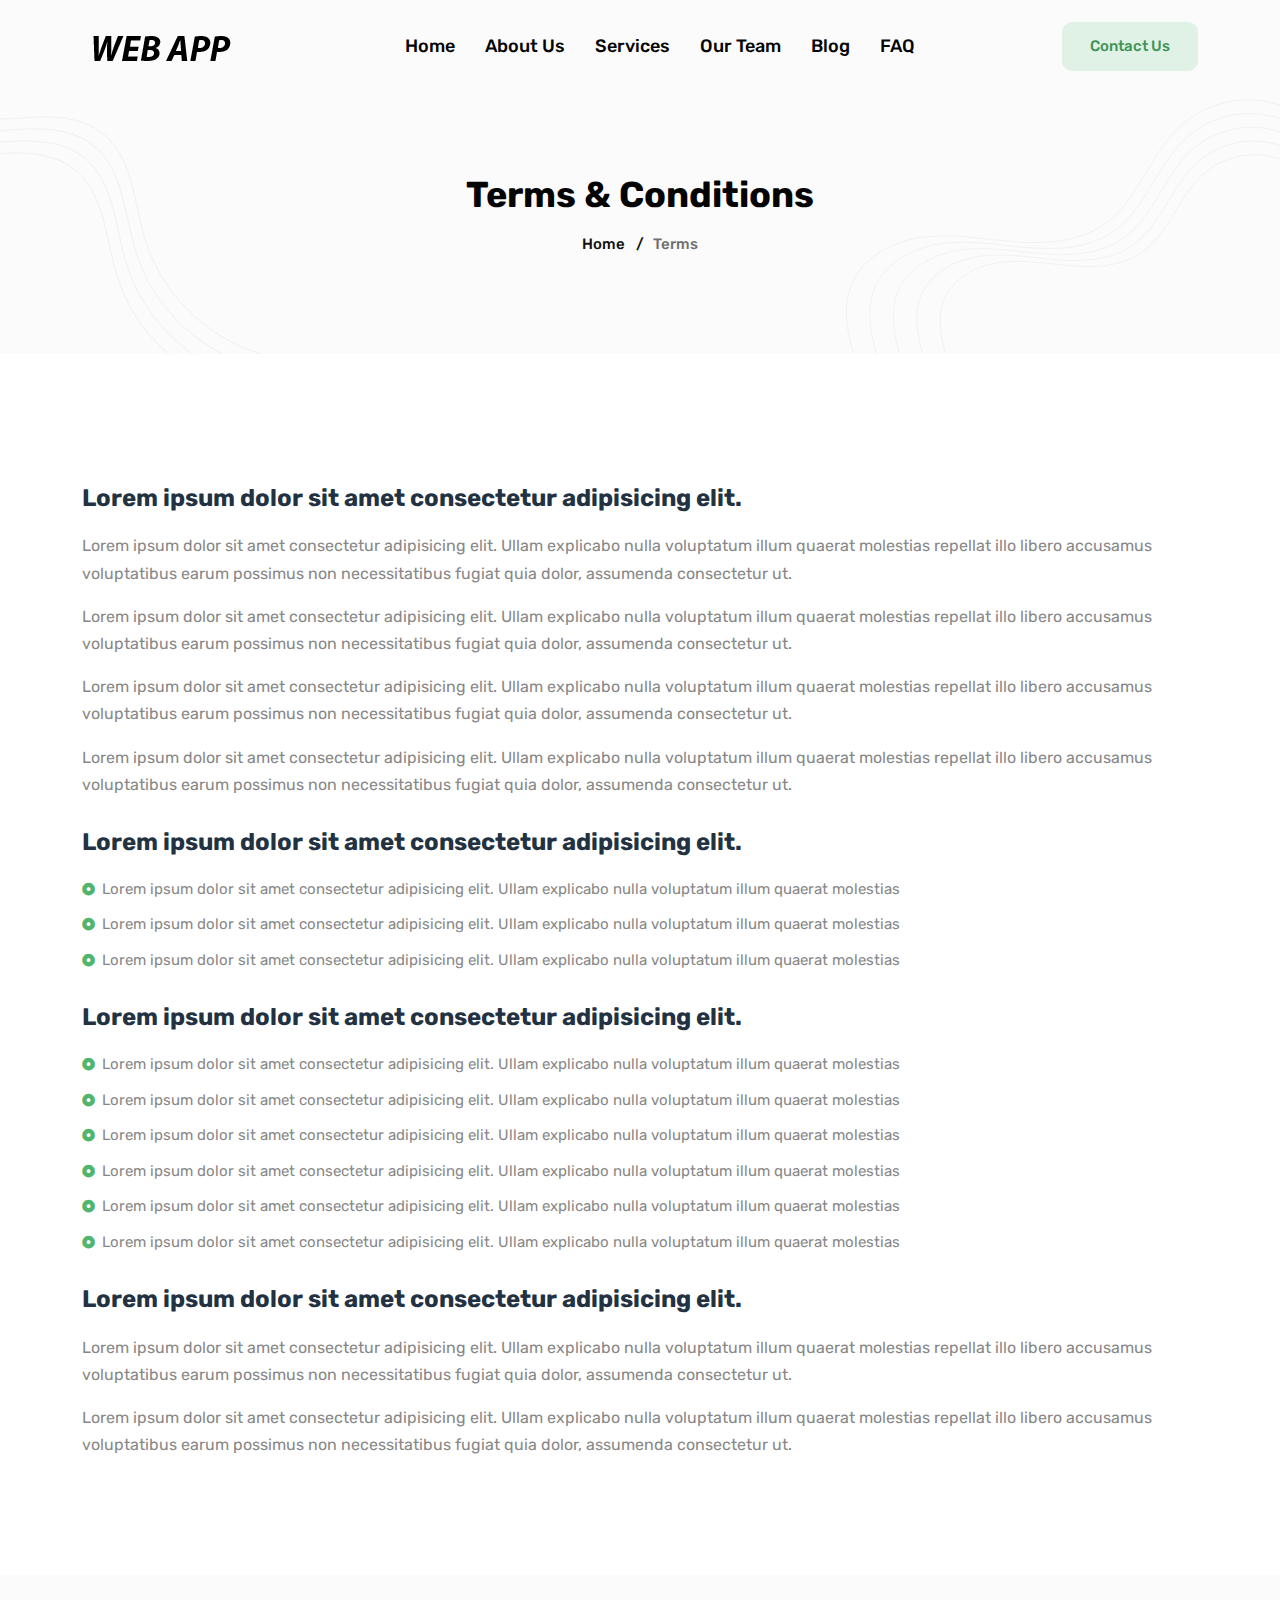
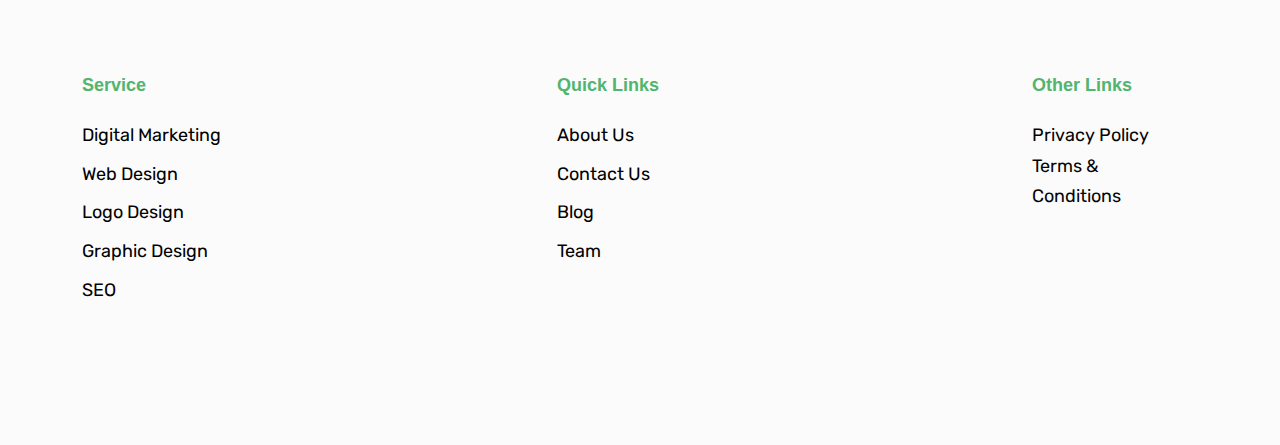
<file: pert3/template/terms.html>
<!DOCTYPE html>

<html lang="en-us">

<head>
	<meta charset="utf-8">
	<title>Livewire and filament</title>
	<meta name="viewport" content="width=device-width, initial-scale=1, maximum-scale=5">
	<meta name="description" content="This is meta description">
	<meta name="author" content="Themefisher">
	<link rel="shortcut icon" href="images/favicon.png" type="image/x-icon">
	<link rel="icon" href="images/favicon.png" type="image/x-icon">

	<!-- # Google Fonts -->
	<link rel="preconnect" href="https://fonts.googleapis.com">
	<link rel="preconnect" href="https://fonts.gstatic.com" crossorigin>
	<link href="https://fonts.googleapis.com/css2?family=Rubik:wght@400;500;700&display=swap" rel="stylesheet">

	<!-- # CSS Plugins -->
	<link rel="stylesheet" href="plugins/slick/slick.css">
	<link rel="stylesheet" href="plugins/font-awesome/fontawesome.min.css">
	<link rel="stylesheet" href="plugins/font-awesome/brands.css">
	<link rel="stylesheet" href="plugins/font-awesome/solid.css">

	<!-- # Main Style Sheet -->
	<link rel="stylesheet" href="css/style.css">
</head>

<body>

<!-- navigation -->
<header class="navigation bg-tertiary">
	<nav class="navbar navbar-expand-xl navbar-light text-center py-3">
		<div class="container">
			<a class="navbar-brand" href="index.html">
				<img loading="prelaod" decoding="async" class="img-fluid" width="160" src="images/logo.png" alt="Wallet">
			</a>
			<button class="navbar-toggler" type="button" data-bs-toggle="collapse" data-bs-target="#navbarSupportedContent" aria-controls="navbarSupportedContent" aria-expanded="false" aria-label="Toggle navigation"> <span class="navbar-toggler-icon"></span>
			</button>
			<div class="collapse navbar-collapse" id="navbarSupportedContent">
				<ul class="navbar-nav m-auto mb-2 mb-lg-0">
					<li class="nav-item"> <a class="nav-link" href="index.html">Home</a></li>
					<li class="nav-item "> <a class="nav-link" href="about.html">About Us</a></li>
					<li class="nav-item "> <a class="nav-link" href="services.html">Services</a></li>
					<li class="nav-item "> <a class="nav-link" href="team.html">Our Team</a></li>
					<li class="nav-item "><a class="nav-link " href="blog.html">Blog</a></li>
					<li class="nav-item "><a class="nav-link " href="faq.html">FAQ</a></li>
				</ul>
				<a href="#!" class="btn btn-outline-primary">Contact Us</a>				
			</div>
		</div>
	</nav>
</header>
<!-- /navigation -->

<div class="modal applyLoanModal fade" id="applyLoan" tabindex="-1" aria-labelledby="applyLoanLabel" aria-hidden="true">
  <div class="modal-dialog modal-dialog-centered">
    <div class="modal-content">
      <div class="modal-header border-bottom-0">
        <h4 class="modal-title" id="exampleModalLabel">How much do you need?</h4>
        <button type="button" class="btn-close" data-bs-dismiss="modal" aria-label="Close"></button>
      </div>
      <div class="modal-body">
        <form action="#!" method="post">
          <div class="row">
            <div class="col-lg-6 mb-4 pb-2">
              <div class="form-group">
                <label for="loan_amount" class="form-label">Amount</label>
                <input type="number" class="form-control shadow-none" id="loan_amount" placeholder="ex: 25000">
              </div>
            </div>
            <div class="col-lg-6 mb-4 pb-2">
              <div class="form-group">
                <label for="loan_how_long_for" class="form-label">How long for?</label>
                <input type="number" class="form-control shadow-none" id="loan_how_long_for" placeholder="ex: 12">
              </div>
            </div>
            <div class="col-lg-12 mb-4 pb-2">
              <div class="form-group">
                <label for="loan_repayment" class="form-label">Repayment</label>
                <input type="number" class="form-control shadow-none" id="loan_repayment" disabled>
              </div>
            </div>
            <div class="col-lg-6 mb-4 pb-2">
              <div class="form-group">
                <label for="loan_full_name" class="form-label">Full Name</label>
                <input type="text" class="form-control shadow-none" id="loan_full_name">
              </div>
            </div>
            <div class="col-lg-6 mb-4 pb-2">
              <div class="form-group">
                <label for="loan_email_address" class="form-label">Email address</label>
                <input type="email" class="form-control shadow-none" id="loan_email_address">
              </div>
            </div>
            <div class="col-lg-12">
              <button type="submit" class="btn btn-primary w-100">Get Your Loan Now</button>
            </div>
          </div>
        </form>
      </div>
    </div>
  </div>
</div>

<section class="page-header bg-tertiary">
  <div class="container">
    <div class="row">
      <div class="col-8 mx-auto text-center">
        <h2 class="mb-3 text-capitalize">Terms &amp; Conditions</h2>
        <ul class="list-inline breadcrumbs text-capitalize" style="font-weight:500">
          <li class="list-inline-item"><a href="index.html">Home</a>
          </li>
          <li class="list-inline-item">/ &nbsp; <a href="terms.html">Terms</a>
          </li>
        </ul>
      </div>
    </div>
  </div>
  <div class="has-shapes">
    <svg class="shape shape-left text-light" viewBox="0 0 192 752" fill="none" xmlns="http://www.w3.org/2000/svg">
      <path
        d="M-30.883 0C-41.3436 36.4248 -22.7145 75.8085 4.29154 102.398C31.2976 128.987 65.8677 146.199 97.6457 166.87C129.424 187.542 160.139 213.902 172.162 249.847C193.542 313.799 149.886 378.897 129.069 443.036C97.5623 540.079 122.109 653.229 191 728.495"
        stroke="currentColor" stroke-miterlimit="10" />
      <path
        d="M-55.5959 7.52271C-66.0565 43.9475 -47.4274 83.3312 -20.4214 109.92C6.58466 136.51 41.1549 153.722 72.9328 174.393C104.711 195.064 135.426 221.425 147.449 257.37C168.829 321.322 125.174 386.42 104.356 450.559C72.8494 547.601 97.3965 660.752 166.287 736.018"
        stroke="currentColor" stroke-miterlimit="10" />
      <path
        d="M-80.3302 15.0449C-90.7909 51.4697 -72.1617 90.8535 -45.1557 117.443C-18.1497 144.032 16.4205 161.244 48.1984 181.915C79.9763 202.587 110.691 228.947 122.715 264.892C144.095 328.844 100.439 393.942 79.622 458.081C48.115 555.123 72.6622 668.274 141.552 743.54"
        stroke="currentColor" stroke-miterlimit="10" />
      <path
        d="M-105.045 22.5676C-115.506 58.9924 -96.8766 98.3762 -69.8706 124.965C-42.8646 151.555 -8.29436 168.767 23.4835 189.438C55.2615 210.109 85.9766 236.469 98.0001 272.415C119.38 336.367 75.7243 401.464 54.9072 465.604C23.4002 562.646 47.9473 675.796 116.838 751.063"
        stroke="currentColor" stroke-miterlimit="10" />
    </svg>
    <svg class="shape shape-right text-light" viewBox="0 0 731 746" fill="none" xmlns="http://www.w3.org/2000/svg">
      <path
        d="M12.1794 745.14C1.80036 707.275 -5.75764 666.015 8.73984 629.537C27.748 581.745 80.4729 554.968 131.538 548.843C182.604 542.703 234.032 552.841 285.323 556.748C336.615 560.64 391.543 557.276 433.828 527.964C492.452 487.323 511.701 408.123 564.607 360.255C608.718 320.353 675.307 307.183 731.29 327.323"
        stroke="currentColor" stroke-miterlimit="10" />
      <path
        d="M51.0253 745.14C41.2045 709.326 34.0538 670.284 47.7668 635.783C65.7491 590.571 115.623 565.242 163.928 559.449C212.248 553.641 260.884 563.235 309.4 566.931C357.916 570.627 409.887 567.429 449.879 539.701C505.35 501.247 523.543 426.331 573.598 381.059C615.326 343.314 678.324 330.853 731.275 349.906"
        stroke="currentColor" stroke-miterlimit="10" />
      <path
        d="M89.8715 745.14C80.6239 711.363 73.8654 674.568 86.8091 642.028C103.766 599.396 150.788 575.515 196.347 570.054C241.906 564.578 287.767 573.629 333.523 577.099C379.278 580.584 428.277 577.567 465.976 551.423C518.279 515.172 535.431 444.525 582.62 401.832C621.964 366.229 681.356 354.493 731.291 372.46"
        stroke="currentColor" stroke-miterlimit="10" />
      <path
        d="M128.718 745.14C120.029 713.414 113.678 678.838 125.837 648.274C141.768 608.221 185.939 585.788 228.737 580.659C271.536 575.515 314.621 584.008 357.6 587.282C400.58 590.556 446.607 587.719 482.028 563.16C531.163 529.111 547.275 462.733 591.612 422.635C628.572 389.19 684.375 378.162 731.276 395.043"
        stroke="currentColor" stroke-miterlimit="10" />
      <path
        d="M167.564 745.14C159.432 715.451 153.504 683.107 164.863 654.519C179.753 617.046 221.088 596.062 261.126 591.265C301.164 586.452 341.473 594.402 381.677 597.465C421.88 600.527 464.95 597.872 498.094 574.896C544.061 543.035 559.146 480.942 600.617 443.423C635.194 412.135 687.406 401.817 731.276 417.612"
        stroke="currentColor" stroke-miterlimit="10" />
      <path
        d="M817.266 289.466C813.108 259.989 787.151 237.697 759.261 227.271C731.372 216.846 701.077 215.553 671.666 210.904C642.254 206.24 611.795 197.156 591.664 175.224C555.853 136.189 566.345 75.5336 560.763 22.8649C552.302 -56.8256 498.487 -130.133 425 -162.081"
        stroke="currentColor" stroke-miterlimit="10" />
      <path
        d="M832.584 276.159C828.427 246.683 802.469 224.391 774.58 213.965C746.69 203.539 716.395 202.246 686.984 197.598C657.573 192.934 627.114 183.85 606.982 161.918C571.172 122.883 581.663 62.2275 576.082 9.55873C567.62 -70.1318 513.806 -143.439 440.318 -175.387"
        stroke="currentColor" stroke-miterlimit="10" />
      <path
        d="M847.904 262.853C843.747 233.376 817.789 211.084 789.9 200.659C762.011 190.233 731.716 188.94 702.304 184.292C672.893 179.627 642.434 170.544 622.303 148.612C586.492 109.577 596.983 48.9211 591.402 -3.74766C582.94 -83.4382 529.126 -156.746 455.638 -188.694"
        stroke="currentColor" stroke-miterlimit="10" />
      <path
        d="M863.24 249.547C859.083 220.07 833.125 197.778 805.236 187.353C777.347 176.927 747.051 175.634 717.64 170.986C688.229 166.321 657.77 157.237 637.639 135.306C601.828 96.2707 612.319 35.6149 606.738 -17.0538C598.276 -96.7443 544.462 -170.052 470.974 -202"
        stroke="currentColor" stroke-miterlimit="10" />
    </svg>
  </div>
</section>

<section class="section-sm">
  <div class="container">
    <div class="row">
      <div class="col-lg-12 mx-auto">
        <div class="content">
          <h3 id="application-processing">Lorem ipsum dolor sit amet consectetur adipisicing elit.</h3>
          <p>Lorem ipsum dolor sit amet consectetur adipisicing elit. Ullam explicabo nulla voluptatum illum quaerat molestias repellat illo libero accusamus voluptatibus earum possimus non necessitatibus fugiat quia dolor, assumenda consectetur ut.</p>

          <p>Lorem ipsum dolor sit amet consectetur adipisicing elit. Ullam explicabo nulla voluptatum illum quaerat molestias repellat illo libero accusamus voluptatibus earum possimus non necessitatibus fugiat quia dolor, assumenda consectetur ut.</p>

          <p>Lorem ipsum dolor sit amet consectetur adipisicing elit. Ullam explicabo nulla voluptatum illum quaerat molestias repellat illo libero accusamus voluptatibus earum possimus non necessitatibus fugiat quia dolor, assumenda consectetur ut.</p>

          <p>Lorem ipsum dolor sit amet consectetur adipisicing elit. Ullam explicabo nulla voluptatum illum quaerat molestias repellat illo libero accusamus voluptatibus earum possimus non necessitatibus fugiat quia dolor, assumenda consectetur ut.</p>
          <h3 id="intellectual-property-rights">Lorem ipsum dolor sit amet consectetur adipisicing elit.</h3>
          <ul>
            <li>Lorem ipsum dolor sit amet consectetur adipisicing elit. Ullam explicabo nulla voluptatum illum quaerat molestias</li>
            <li>Lorem ipsum dolor sit amet consectetur adipisicing elit. Ullam explicabo nulla voluptatum illum quaerat molestias</li>
            <li>Lorem ipsum dolor sit amet consectetur adipisicing elit. Ullam explicabo nulla voluptatum illum quaerat molestias</li>
            
          </ul>
          <h3 id="intellectual-property-rights">Lorem ipsum dolor sit amet consectetur adipisicing elit.</h3>
          <ul>
            <li>Lorem ipsum dolor sit amet consectetur adipisicing elit. Ullam explicabo nulla voluptatum illum quaerat molestias</li>
            <li>Lorem ipsum dolor sit amet consectetur adipisicing elit. Ullam explicabo nulla voluptatum illum quaerat molestias</li>
            <li>Lorem ipsum dolor sit amet consectetur adipisicing elit. Ullam explicabo nulla voluptatum illum quaerat molestias</li>
            <li>Lorem ipsum dolor sit amet consectetur adipisicing elit. Ullam explicabo nulla voluptatum illum quaerat molestias</li>
            <li>Lorem ipsum dolor sit amet consectetur adipisicing elit. Ullam explicabo nulla voluptatum illum quaerat molestias</li>
            <li>Lorem ipsum dolor sit amet consectetur adipisicing elit. Ullam explicabo nulla voluptatum illum quaerat molestias</li>
            
          </ul>

          <h3 id="application-processing">Lorem ipsum dolor sit amet consectetur adipisicing elit.</h3>
          <p>Lorem ipsum dolor sit amet consectetur adipisicing elit. Ullam explicabo nulla voluptatum illum quaerat molestias repellat illo libero accusamus voluptatibus earum possimus non necessitatibus fugiat quia dolor, assumenda consectetur ut.</p>

          <p>Lorem ipsum dolor sit amet consectetur adipisicing elit. Ullam explicabo nulla voluptatum illum quaerat molestias repellat illo libero accusamus voluptatibus earum possimus non necessitatibus fugiat quia dolor, assumenda consectetur ut.</p>

          
        </div>
      </div>
    </div>
  </div>
</section>

<footer class="section-sm bg-tertiary">
	<div class="container">
		<div class="row justify-content-between">
			<div class="col-lg-2 col-md-4 col-6 mb-4">
				<div class="footer-widget">
					<h5 class="mb-4 text-primary font-secondary">Service</h5>
					<ul class="list-unstyled">
						<li class="mb-2"><a href="service-details.html">Digital Marketing</a>
						</li>
						<li class="mb-2"><a href="service-details.html">Web Design</a>
						</li>
						<li class="mb-2"><a href="service-details.html">Logo Design</a>
						</li>
						<li class="mb-2"><a href="service-details.html">Graphic Design</a>
						</li>
						<li class="mb-2"><a href="service-details.html">SEO</a>
						</li>
					</ul>
				</div>
			</div>
			<div class="col-lg-2 col-md-4 col-6 mb-4">
				<div class="footer-widget">
					<h5 class="mb-4 text-primary font-secondary">Quick Links</h5>
					<ul class="list-unstyled">
						<li class="mb-2"><a href="#!">About Us</a>
						</li>
						<li class="mb-2"><a href="#!">Contact Us</a>
						</li>
						<li class="mb-2"><a href="#!">Blog</a>
						</li>
						<li class="mb-2"><a href="#!">Team</a>
						</li>
					</ul>
				</div>
			</div>
			<div class="col-lg-2 col-md-4 col-6 mb-4">
				<div class="footer-widget">
					<h5 class="mb-4 text-primary font-secondary">Other Links</h5>
					<ul class="list-unstyled">
						<li class="list-inline-item me-4"><a class="text-black" href="privacy-policy.html">Privacy Policy</a></li>
						<li class="list-inline-item me-4"><a class="text-black" href="terms.html">Terms &amp; Conditions</a></li>
					</ul>
				</div>
			</div>			
		</div>
		
	</div>
</footer>


<!-- # JS Plugins -->
<script src="plugins/jquery/jquery.min.js"></script>
<script src="plugins/bootstrap/bootstrap.min.js"></script>

<!-- Main Script -->
<script src="js/script.js"></script>

</body>
</html>
</file>
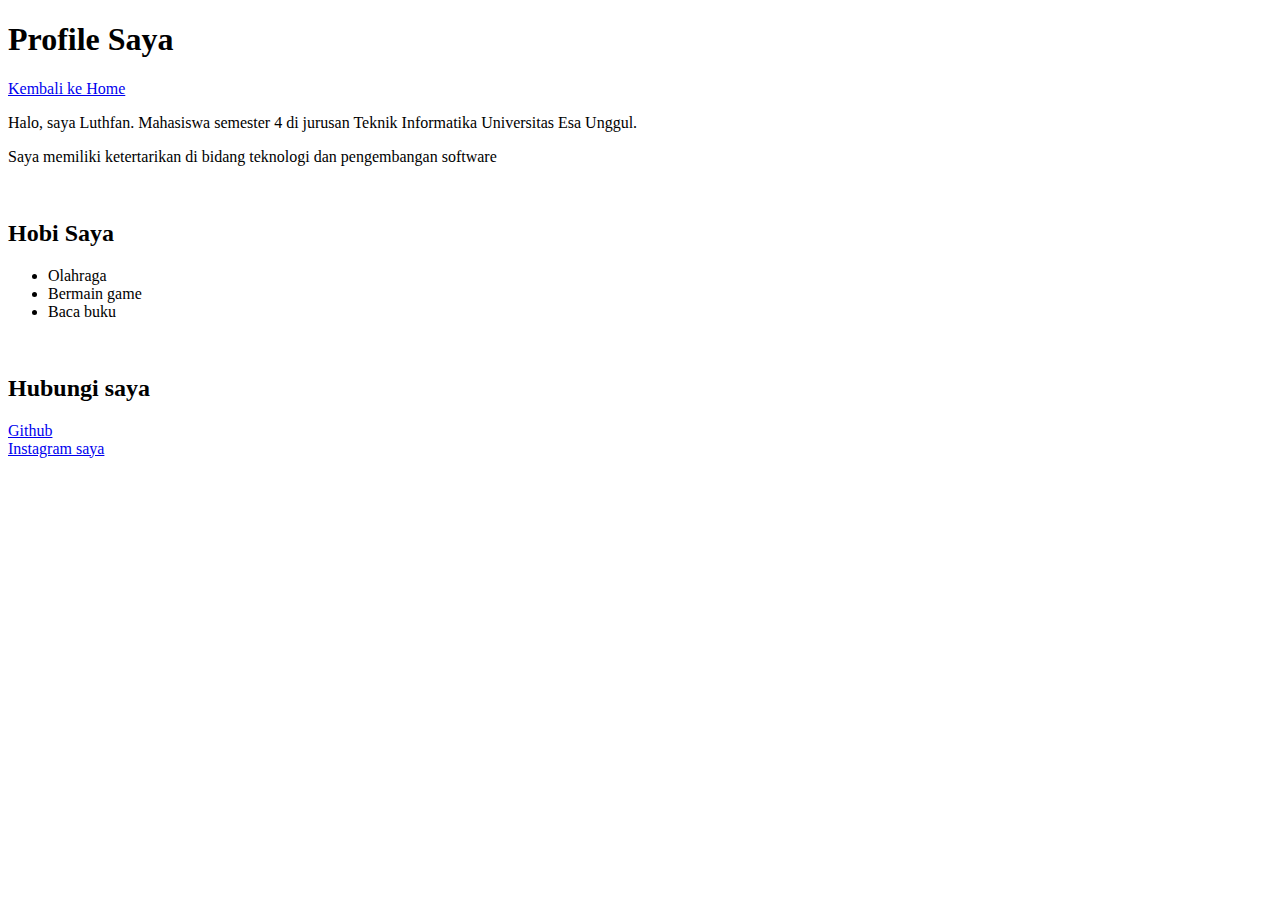
<file: pert1/coding/latihan/profile.html>
<!DOCTYPE html>
<html lang="en">
<head>
    <meta charset="UTF-8">
    <meta name="viewport" content="width=device-width, initial-scale=1.0">
    <title>Latihan - Profile</title>
</head>
<body>
    <div>
        <h1>Profile Saya</h1>
        <a href="home.html">Kembali ke Home</a>
        <p>Halo, saya Luthfan. Mahasiswa semester 4 di jurusan Teknik Informatika Universitas Esa Unggul.</p>
        <p>Saya memiliki ketertarikan di bidang teknologi dan pengembangan software</p><br>

        <h2>Hobi Saya</h2>
        <ul>
            <li>Olahraga</li>
            <li>Bermain game</li>
            <li>Baca buku</li>
        </ul>
        <br>

        <h2>Hubungi saya</h2>
        <li><a href="https://github.com/luthfanptr">Github</a></li>
        <li><a href="https://instagram.com/luthfanputra">Instagram saya</a></li>
    </div>
</body>
</html>
</file>
<file: pert3/template/css/style.css>
/**
 * WEBSITE: https://themefisher.com
 * TWITTER: https://twitter.com/themefisher
 * FACEBOOK: https://www.facebook.com/themefisher
 * GITHUB: https://github.com/themefisher/
 */

@charset "UTF-8";
/*!
 * Bootstrap v5.0.2 (https://getbootstrap.com/)
 * Copyright 2011-2021 The Bootstrap Authors
 * Copyright 2011-2021 Twitter, Inc.
 * Licensed under MIT (https://github.com/twbs/bootstrap/blob/main/LICENSE)
 */
:root {
  --bs-blue: #0d6efd;
  --bs-indigo: #6610f2;
  --bs-purple: #6f42c1;
  --bs-pink: #d63384;
  --bs-red: #dc3545;
  --bs-orange: #fd7e14;
  --bs-yellow: #ffc107;
  --bs-green: #198754;
  --bs-teal: #20c997;
  --bs-cyan: #0dcaf0;
  --bs-white: #fff;
  --bs-gray: #6c757d;
  --bs-gray-dark: #343a40;
  --bs-primary: #0d6efd;
  --bs-secondary: #6c757d;
  --bs-success: #198754;
  --bs-info: #0dcaf0;
  --bs-warning: #ffc107;
  --bs-danger: #dc3545;
  --bs-light: #EAEAEA;
  --bs-dark: #233242;
  --bs-font-sans-serif: system-ui, -apple-system, "Segoe UI", Roboto, "Helvetica Neue", Arial, "Noto Sans", "Liberation Sans", sans-serif, "Apple Color Emoji", "Segoe UI Emoji", "Segoe UI Symbol", "Noto Color Emoji";
  --bs-font-monospace: SFMono-Regular, Menlo, Monaco, Consolas, "Liberation Mono", "Courier New", monospace;
  --bs-gradient: linear-gradient(180deg, rgba(255, 255, 255, 0.15), rgba(255, 255, 255, 0));
}

*,
*::before,
*::after {
  box-sizing: border-box;
}

@media (prefers-reduced-motion: no-preference) {
  :root {
    scroll-behavior: smooth;
  }
}

body {
  margin: 0;
  font-family: var(--bs-font-sans-serif);
  font-size: 1rem;
  font-weight: 400;
  line-height: 1.5;
  color: #fff;
  background-color: #fff;
  -webkit-text-size-adjust: 100%;
  -webkit-tap-highlight-color: rgba(0, 0, 0, 0);
}

hr {
  margin: 1rem 0;
  color: inherit;
  background-color: currentColor;
  border: 0;
  opacity: 0.25;
}

hr:not([size]) {
  height: 1px;
}

h6, .h6, h5, .h5, h4, .h4, h3, .h3, h2, .h2, h1, .h1 {
  margin-top: 0;
  margin-bottom: 0.5rem;
  font-weight: 500;
  line-height: 1.2;
}

h1, .h1 {
  font-size: calc(1.375rem + 1.5vw);
}
@media (min-width: 1200px) {
  h1, .h1 {
    font-size: 2.5rem;
  }
}

h2, .h2 {
  font-size: calc(1.325rem + 0.9vw);
}
@media (min-width: 1200px) {
  h2, .h2 {
    font-size: 2rem;
  }
}

h3, .h3 {
  font-size: calc(1.3rem + 0.6vw);
}
@media (min-width: 1200px) {
  h3, .h3 {
    font-size: 1.75rem;
  }
}

h4, .h4 {
  font-size: calc(1.275rem + 0.3vw);
}
@media (min-width: 1200px) {
  h4, .h4 {
    font-size: 1.5rem;
  }
}

h5, .h5 {
  font-size: 1.25rem;
}

h6, .h6 {
  font-size: 1rem;
}

p {
  margin-top: 0;
  margin-bottom: 1rem;
}

abbr[title],
abbr[data-bs-original-title] {
  -webkit-text-decoration: underline dotted;
          text-decoration: underline dotted;
  cursor: help;
  -webkit-text-decoration-skip-ink: none;
          text-decoration-skip-ink: none;
}

address {
  margin-bottom: 1rem;
  font-style: normal;
  line-height: inherit;
}

ol,
ul {
  padding-left: 2rem;
}

ol,
ul,
dl {
  margin-top: 0;
  margin-bottom: 1rem;
}

ol ol,
ul ul,
ol ul,
ul ol {
  margin-bottom: 0;
}

dt {
  font-weight: 700;
}

dd {
  margin-bottom: 0.5rem;
  margin-left: 0;
}

blockquote {
  margin: 0 0 1rem;
}

b,
strong {
  font-weight: bolder;
}

small, .small {
  font-size: 0.875em;
}

mark, .mark {
  padding: 0.2em;
  background-color: #fcf8e3;
}

sub,
sup {
  position: relative;
  font-size: 0.75em;
  line-height: 0;
  vertical-align: baseline;
}

sub {
  bottom: -0.25em;
}

sup {
  top: -0.5em;
}

a {
  color: #0d6efd;
  text-decoration: underline;
}
a:hover {
  color: #0a58ca;
}

a:not([href]):not([class]), a:not([href]):not([class]):hover {
  color: inherit;
  text-decoration: none;
}

pre,
code,
kbd,
samp {
  font-family: var(--bs-font-monospace);
  font-size: 1em;
  direction: ltr /* rtl:ignore */;
  unicode-bidi: bidi-override;
}

pre {
  display: block;
  margin-top: 0;
  margin-bottom: 1rem;
  overflow: auto;
  font-size: 0.875em;
}
pre code {
  font-size: inherit;
  color: inherit;
  word-break: normal;
}

code {
  font-size: 0.875em;
  color: #d63384;
  word-wrap: break-word;
}
a > code {
  color: inherit;
}

kbd {
  padding: 0.2rem 0.4rem;
  font-size: 0.875em;
  color: #fff;
  background-color: #212529;
  border-radius: 0.2rem;
}
kbd kbd {
  padding: 0;
  font-size: 1em;
  font-weight: 700;
}

figure {
  margin: 0 0 1rem;
}

img,
svg {
  vertical-align: middle;
}

table {
  caption-side: bottom;
  border-collapse: collapse;
}

caption {
  padding-top: 0.5rem;
  padding-bottom: 0.5rem;
  color: #6c757d;
  text-align: left;
}

th {
  text-align: inherit;
  text-align: -webkit-match-parent;
}

thead,
tbody,
tfoot,
tr,
td,
th {
  border-color: inherit;
  border-style: solid;
  border-width: 0;
}

label {
  display: inline-block;
}

button {
  border-radius: 0;
}

button:focus:not(:focus-visible) {
  outline: 0;
}

input,
button,
select,
optgroup,
textarea {
  margin: 0;
  font-family: inherit;
  font-size: inherit;
  line-height: inherit;
}

button,
select {
  text-transform: none;
}

[role=button] {
  cursor: pointer;
}

select {
  word-wrap: normal;
}
select:disabled {
  opacity: 1;
}

[list]::-webkit-calendar-picker-indicator {
  display: none;
}

button,
[type=button],
[type=reset],
[type=submit] {
  -webkit-appearance: button;
}
button:not(:disabled),
[type=button]:not(:disabled),
[type=reset]:not(:disabled),
[type=submit]:not(:disabled) {
  cursor: pointer;
}

::-moz-focus-inner {
  padding: 0;
  border-style: none;
}

textarea {
  resize: vertical;
}

fieldset {
  min-width: 0;
  padding: 0;
  margin: 0;
  border: 0;
}

legend {
  float: left;
  width: 100%;
  padding: 0;
  margin-bottom: 0.5rem;
  font-size: calc(1.275rem + 0.3vw);
  line-height: inherit;
}
@media (min-width: 1200px) {
  legend {
    font-size: 1.5rem;
  }
}
legend + * {
  clear: left;
}

::-webkit-datetime-edit-fields-wrapper,
::-webkit-datetime-edit-text,
::-webkit-datetime-edit-minute,
::-webkit-datetime-edit-hour-field,
::-webkit-datetime-edit-day-field,
::-webkit-datetime-edit-month-field,
::-webkit-datetime-edit-year-field {
  padding: 0;
}

::-webkit-inner-spin-button {
  height: auto;
}

[type=search] {
  outline-offset: -2px;
  -webkit-appearance: textfield;
}

/* rtl:raw:
[type="tel"],
[type="url"],
[type="email"],
[type="number"] {
  direction: ltr;
}
*/
::-webkit-search-decoration {
  -webkit-appearance: none;
}

::-webkit-color-swatch-wrapper {
  padding: 0;
}

::-webkit-file-upload-button {
  font: inherit;
}

::file-selector-button {
  font: inherit;
}

::-webkit-file-upload-button {
  font: inherit;
  -webkit-appearance: button;
}

output {
  display: inline-block;
}

iframe {
  border: 0;
}

summary {
  display: list-item;
  cursor: pointer;
}

progress {
  vertical-align: baseline;
}

[hidden] {
  display: none !important;
}

.lead {
  font-size: 1.25rem;
  font-weight: 300;
}

.display-1 {
  font-size: calc(1.625rem + 4.5vw);
  font-weight: 300;
  line-height: 1.2;
}
@media (min-width: 1200px) {
  .display-1 {
    font-size: 5rem;
  }
}

.display-2 {
  font-size: calc(1.575rem + 3.9vw);
  font-weight: 300;
  line-height: 1.2;
}
@media (min-width: 1200px) {
  .display-2 {
    font-size: 4.5rem;
  }
}

.display-3 {
  font-size: calc(1.525rem + 3.3vw);
  font-weight: 300;
  line-height: 1.2;
}
@media (min-width: 1200px) {
  .display-3 {
    font-size: 4rem;
  }
}

.display-4 {
  font-size: calc(1.475rem + 2.7vw);
  font-weight: 300;
  line-height: 1.2;
}
@media (min-width: 1200px) {
  .display-4 {
    font-size: 3.5rem;
  }
}

.display-5 {
  font-size: calc(1.425rem + 2.1vw);
  font-weight: 300;
  line-height: 1.2;
}
@media (min-width: 1200px) {
  .display-5 {
    font-size: 3rem;
  }
}

.display-6 {
  font-size: calc(1.375rem + 1.5vw);
  font-weight: 300;
  line-height: 1.2;
}
@media (min-width: 1200px) {
  .display-6 {
    font-size: 2.5rem;
  }
}

.list-unstyled {
  padding-left: 0;
  list-style: none;
}

.list-inline {
  padding-left: 0;
  list-style: none;
}

.list-inline-item {
  display: inline-block;
}
.list-inline-item:not(:last-child) {
  margin-right: 0.5rem;
}

.initialism {
  font-size: 0.875em;
  text-transform: uppercase;
}

.blockquote {
  margin-bottom: 1rem;
  font-size: 1.25rem;
}
.blockquote > :last-child {
  margin-bottom: 0;
}

.blockquote-footer {
  margin-top: -1rem;
  margin-bottom: 1rem;
  font-size: 0.875em;
  color: #6c757d;
}
.blockquote-footer::before {
  content: "— ";
}

.img-fluid {
  max-width: 100%;
  height: auto;
}

.img-thumbnail {
  padding: 0.25rem;
  background-color: #fff;
  border: 1px solid #dee2e6;
  border-radius: 0.25rem;
  max-width: 100%;
  height: auto;
}

.figure {
  display: inline-block;
}

.figure-img {
  margin-bottom: 0.5rem;
  line-height: 1;
}

.figure-caption {
  font-size: 0.875em;
  color: #6c757d;
}

.container,
.container-fluid,
.container-xxl,
.container-xl,
.container-lg,
.container-md,
.container-sm {
  width: 100%;
  padding-right: var(--bs-gutter-x, 0.75rem);
  padding-left: var(--bs-gutter-x, 0.75rem);
  margin-right: auto;
  margin-left: auto;
}

@media (min-width: 576px) {
  .container-sm, .container {
    max-width: 540px;
  }
}
@media (min-width: 768px) {
  .container-md, .container-sm, .container {
    max-width: 720px;
  }
}
@media (min-width: 992px) {
  .container-lg, .container-md, .container-sm, .container {
    max-width: 960px;
  }
}
@media (min-width: 1200px) {
  .container-xl, .container-lg, .container-md, .container-sm, .container {
    max-width: 1140px;
  }
}
@media (min-width: 1400px) {
  .container-xxl, .container-xl, .container-lg, .container-md, .container-sm, .container {
    max-width: 1320px;
  }
}
.row {
  --bs-gutter-x: 1.5rem;
  --bs-gutter-y: 0;
  display: flex;
  flex-wrap: wrap;
  margin-top: calc(var(--bs-gutter-y) * -1);
  margin-right: calc(var(--bs-gutter-x) * -0.5);
  margin-left: calc(var(--bs-gutter-x) * -0.5);
}
.row > * {
  flex-shrink: 0;
  width: 100%;
  max-width: 100%;
  padding-right: calc(var(--bs-gutter-x) * 0.5);
  padding-left: calc(var(--bs-gutter-x) * 0.5);
  margin-top: var(--bs-gutter-y);
}

.col {
  flex: 1 0 0%;
}

.row-cols-auto > * {
  flex: 0 0 auto;
  width: auto;
}

.row-cols-1 > * {
  flex: 0 0 auto;
  width: 100%;
}

.row-cols-2 > * {
  flex: 0 0 auto;
  width: 50%;
}

.row-cols-3 > * {
  flex: 0 0 auto;
  width: 33.3333333333%;
}

.row-cols-4 > * {
  flex: 0 0 auto;
  width: 25%;
}

.row-cols-5 > * {
  flex: 0 0 auto;
  width: 20%;
}

.row-cols-6 > * {
  flex: 0 0 auto;
  width: 16.6666666667%;
}

@media (min-width: 576px) {
  .col-sm {
    flex: 1 0 0%;
  }
  .row-cols-sm-auto > * {
    flex: 0 0 auto;
    width: auto;
  }
  .row-cols-sm-1 > * {
    flex: 0 0 auto;
    width: 100%;
  }
  .row-cols-sm-2 > * {
    flex: 0 0 auto;
    width: 50%;
  }
  .row-cols-sm-3 > * {
    flex: 0 0 auto;
    width: 33.3333333333%;
  }
  .row-cols-sm-4 > * {
    flex: 0 0 auto;
    width: 25%;
  }
  .row-cols-sm-5 > * {
    flex: 0 0 auto;
    width: 20%;
  }
  .row-cols-sm-6 > * {
    flex: 0 0 auto;
    width: 16.6666666667%;
  }
}
@media (min-width: 768px) {
  .col-md {
    flex: 1 0 0%;
  }
  .row-cols-md-auto > * {
    flex: 0 0 auto;
    width: auto;
  }
  .row-cols-md-1 > * {
    flex: 0 0 auto;
    width: 100%;
  }
  .row-cols-md-2 > * {
    flex: 0 0 auto;
    width: 50%;
  }
  .row-cols-md-3 > * {
    flex: 0 0 auto;
    width: 33.3333333333%;
  }
  .row-cols-md-4 > * {
    flex: 0 0 auto;
    width: 25%;
  }
  .row-cols-md-5 > * {
    flex: 0 0 auto;
    width: 20%;
  }
  .row-cols-md-6 > * {
    flex: 0 0 auto;
    width: 16.6666666667%;
  }
}
@media (min-width: 992px) {
  .col-lg {
    flex: 1 0 0%;
  }
  .row-cols-lg-auto > * {
    flex: 0 0 auto;
    width: auto;
  }
  .row-cols-lg-1 > * {
    flex: 0 0 auto;
    width: 100%;
  }
  .row-cols-lg-2 > * {
    flex: 0 0 auto;
    width: 50%;
  }
  .row-cols-lg-3 > * {
    flex: 0 0 auto;
    width: 33.3333333333%;
  }
  .row-cols-lg-4 > * {
    flex: 0 0 auto;
    width: 25%;
  }
  .row-cols-lg-5 > * {
    flex: 0 0 auto;
    width: 20%;
  }
  .row-cols-lg-6 > * {
    flex: 0 0 auto;
    width: 16.6666666667%;
  }
}
@media (min-width: 1200px) {
  .col-xl {
    flex: 1 0 0%;
  }
  .row-cols-xl-auto > * {
    flex: 0 0 auto;
    width: auto;
  }
  .row-cols-xl-1 > * {
    flex: 0 0 auto;
    width: 100%;
  }
  .row-cols-xl-2 > * {
    flex: 0 0 auto;
    width: 50%;
  }
  .row-cols-xl-3 > * {
    flex: 0 0 auto;
    width: 33.3333333333%;
  }
  .row-cols-xl-4 > * {
    flex: 0 0 auto;
    width: 25%;
  }
  .row-cols-xl-5 > * {
    flex: 0 0 auto;
    width: 20%;
  }
  .row-cols-xl-6 > * {
    flex: 0 0 auto;
    width: 16.6666666667%;
  }
}
@media (min-width: 1400px) {
  .col-xxl {
    flex: 1 0 0%;
  }
  .row-cols-xxl-auto > * {
    flex: 0 0 auto;
    width: auto;
  }
  .row-cols-xxl-1 > * {
    flex: 0 0 auto;
    width: 100%;
  }
  .row-cols-xxl-2 > * {
    flex: 0 0 auto;
    width: 50%;
  }
  .row-cols-xxl-3 > * {
    flex: 0 0 auto;
    width: 33.3333333333%;
  }
  .row-cols-xxl-4 > * {
    flex: 0 0 auto;
    width: 25%;
  }
  .row-cols-xxl-5 > * {
    flex: 0 0 auto;
    width: 20%;
  }
  .row-cols-xxl-6 > * {
    flex: 0 0 auto;
    width: 16.6666666667%;
  }
}
.col-auto {
  flex: 0 0 auto;
  width: auto;
}

.col-1 {
  flex: 0 0 auto;
  width: 8.33333333%;
}

.col-2 {
  flex: 0 0 auto;
  width: 16.66666667%;
}

.col-3 {
  flex: 0 0 auto;
  width: 25%;
}

.col-4 {
  flex: 0 0 auto;
  width: 33.33333333%;
}

.col-5 {
  flex: 0 0 auto;
  width: 41.66666667%;
}

.col-6 {
  flex: 0 0 auto;
  width: 50%;
}

.col-7 {
  flex: 0 0 auto;
  width: 58.33333333%;
}

.col-8 {
  flex: 0 0 auto;
  width: 66.66666667%;
}

.col-9 {
  flex: 0 0 auto;
  width: 75%;
}

.col-10 {
  flex: 0 0 auto;
  width: 83.33333333%;
}

.col-11 {
  flex: 0 0 auto;
  width: 91.66666667%;
}

.col-12 {
  flex: 0 0 auto;
  width: 100%;
}

.offset-1 {
  margin-left: 8.33333333%;
}

.offset-2 {
  margin-left: 16.66666667%;
}

.offset-3 {
  margin-left: 25%;
}

.offset-4 {
  margin-left: 33.33333333%;
}

.offset-5 {
  margin-left: 41.66666667%;
}

.offset-6 {
  margin-left: 50%;
}

.offset-7 {
  margin-left: 58.33333333%;
}

.offset-8 {
  margin-left: 66.66666667%;
}

.offset-9 {
  margin-left: 75%;
}

.offset-10 {
  margin-left: 83.33333333%;
}

.offset-11 {
  margin-left: 91.66666667%;
}

.g-0,
.gx-0 {
  --bs-gutter-x: 0;
}

.g-0,
.gy-0 {
  --bs-gutter-y: 0;
}

.g-1,
.gx-1 {
  --bs-gutter-x: 0.25rem;
}

.g-1,
.gy-1 {
  --bs-gutter-y: 0.25rem;
}

.g-2,
.gx-2 {
  --bs-gutter-x: 0.5rem;
}

.g-2,
.gy-2 {
  --bs-gutter-y: 0.5rem;
}

.g-3,
.gx-3 {
  --bs-gutter-x: 1rem;
}

.g-3,
.gy-3 {
  --bs-gutter-y: 1rem;
}

.g-4,
.gx-4 {
  --bs-gutter-x: 1.5rem;
}

.g-4,
.gy-4 {
  --bs-gutter-y: 1.5rem;
}

.g-5,
.gx-5 {
  --bs-gutter-x: 3rem;
}

.g-5,
.gy-5 {
  --bs-gutter-y: 3rem;
}

@media (min-width: 576px) {
  .col-sm-auto {
    flex: 0 0 auto;
    width: auto;
  }
  .col-sm-1 {
    flex: 0 0 auto;
    width: 8.33333333%;
  }
  .col-sm-2 {
    flex: 0 0 auto;
    width: 16.66666667%;
  }
  .col-sm-3 {
    flex: 0 0 auto;
    width: 25%;
  }
  .col-sm-4 {
    flex: 0 0 auto;
    width: 33.33333333%;
  }
  .col-sm-5 {
    flex: 0 0 auto;
    width: 41.66666667%;
  }
  .col-sm-6 {
    flex: 0 0 auto;
    width: 50%;
  }
  .col-sm-7 {
    flex: 0 0 auto;
    width: 58.33333333%;
  }
  .col-sm-8 {
    flex: 0 0 auto;
    width: 66.66666667%;
  }
  .col-sm-9 {
    flex: 0 0 auto;
    width: 75%;
  }
  .col-sm-10 {
    flex: 0 0 auto;
    width: 83.33333333%;
  }
  .col-sm-11 {
    flex: 0 0 auto;
    width: 91.66666667%;
  }
  .col-sm-12 {
    flex: 0 0 auto;
    width: 100%;
  }
  .offset-sm-0 {
    margin-left: 0;
  }
  .offset-sm-1 {
    margin-left: 8.33333333%;
  }
  .offset-sm-2 {
    margin-left: 16.66666667%;
  }
  .offset-sm-3 {
    margin-left: 25%;
  }
  .offset-sm-4 {
    margin-left: 33.33333333%;
  }
  .offset-sm-5 {
    margin-left: 41.66666667%;
  }
  .offset-sm-6 {
    margin-left: 50%;
  }
  .offset-sm-7 {
    margin-left: 58.33333333%;
  }
  .offset-sm-8 {
    margin-left: 66.66666667%;
  }
  .offset-sm-9 {
    margin-left: 75%;
  }
  .offset-sm-10 {
    margin-left: 83.33333333%;
  }
  .offset-sm-11 {
    margin-left: 91.66666667%;
  }
  .g-sm-0,
.gx-sm-0 {
    --bs-gutter-x: 0;
  }
  .g-sm-0,
.gy-sm-0 {
    --bs-gutter-y: 0;
  }
  .g-sm-1,
.gx-sm-1 {
    --bs-gutter-x: 0.25rem;
  }
  .g-sm-1,
.gy-sm-1 {
    --bs-gutter-y: 0.25rem;
  }
  .g-sm-2,
.gx-sm-2 {
    --bs-gutter-x: 0.5rem;
  }
  .g-sm-2,
.gy-sm-2 {
    --bs-gutter-y: 0.5rem;
  }
  .g-sm-3,
.gx-sm-3 {
    --bs-gutter-x: 1rem;
  }
  .g-sm-3,
.gy-sm-3 {
    --bs-gutter-y: 1rem;
  }
  .g-sm-4,
.gx-sm-4 {
    --bs-gutter-x: 1.5rem;
  }
  .g-sm-4,
.gy-sm-4 {
    --bs-gutter-y: 1.5rem;
  }
  .g-sm-5,
.gx-sm-5 {
    --bs-gutter-x: 3rem;
  }
  .g-sm-5,
.gy-sm-5 {
    --bs-gutter-y: 3rem;
  }
}
@media (min-width: 768px) {
  .col-md-auto {
    flex: 0 0 auto;
    width: auto;
  }
  .col-md-1 {
    flex: 0 0 auto;
    width: 8.33333333%;
  }
  .col-md-2 {
    flex: 0 0 auto;
    width: 16.66666667%;
  }
  .col-md-3 {
    flex: 0 0 auto;
    width: 25%;
  }
  .col-md-4 {
    flex: 0 0 auto;
    width: 33.33333333%;
  }
  .col-md-5 {
    flex: 0 0 auto;
    width: 41.66666667%;
  }
  .col-md-6 {
    flex: 0 0 auto;
    width: 50%;
  }
  .col-md-7 {
    flex: 0 0 auto;
    width: 58.33333333%;
  }
  .col-md-8 {
    flex: 0 0 auto;
    width: 66.66666667%;
  }
  .col-md-9 {
    flex: 0 0 auto;
    width: 75%;
  }
  .col-md-10 {
    flex: 0 0 auto;
    width: 83.33333333%;
  }
  .col-md-11 {
    flex: 0 0 auto;
    width: 91.66666667%;
  }
  .col-md-12 {
    flex: 0 0 auto;
    width: 100%;
  }
  .offset-md-0 {
    margin-left: 0;
  }
  .offset-md-1 {
    margin-left: 8.33333333%;
  }
  .offset-md-2 {
    margin-left: 16.66666667%;
  }
  .offset-md-3 {
    margin-left: 25%;
  }
  .offset-md-4 {
    margin-left: 33.33333333%;
  }
  .offset-md-5 {
    margin-left: 41.66666667%;
  }
  .offset-md-6 {
    margin-left: 50%;
  }
  .offset-md-7 {
    margin-left: 58.33333333%;
  }
  .offset-md-8 {
    margin-left: 66.66666667%;
  }
  .offset-md-9 {
    margin-left: 75%;
  }
  .offset-md-10 {
    margin-left: 83.33333333%;
  }
  .offset-md-11 {
    margin-left: 91.66666667%;
  }
  .g-md-0,
.gx-md-0 {
    --bs-gutter-x: 0;
  }
  .g-md-0,
.gy-md-0 {
    --bs-gutter-y: 0;
  }
  .g-md-1,
.gx-md-1 {
    --bs-gutter-x: 0.25rem;
  }
  .g-md-1,
.gy-md-1 {
    --bs-gutter-y: 0.25rem;
  }
  .g-md-2,
.gx-md-2 {
    --bs-gutter-x: 0.5rem;
  }
  .g-md-2,
.gy-md-2 {
    --bs-gutter-y: 0.5rem;
  }
  .g-md-3,
.gx-md-3 {
    --bs-gutter-x: 1rem;
  }
  .g-md-3,
.gy-md-3 {
    --bs-gutter-y: 1rem;
  }
  .g-md-4,
.gx-md-4 {
    --bs-gutter-x: 1.5rem;
  }
  .g-md-4,
.gy-md-4 {
    --bs-gutter-y: 1.5rem;
  }
  .g-md-5,
.gx-md-5 {
    --bs-gutter-x: 3rem;
  }
  .g-md-5,
.gy-md-5 {
    --bs-gutter-y: 3rem;
  }
}
@media (min-width: 992px) {
  .col-lg-auto {
    flex: 0 0 auto;
    width: auto;
  }
  .col-lg-1 {
    flex: 0 0 auto;
    width: 8.33333333%;
  }
  .col-lg-2 {
    flex: 0 0 auto;
    width: 16.66666667%;
  }
  .col-lg-3 {
    flex: 0 0 auto;
    width: 25%;
  }
  .col-lg-4 {
    flex: 0 0 auto;
    width: 33.33333333%;
  }
  .col-lg-5 {
    flex: 0 0 auto;
    width: 41.66666667%;
  }
  .col-lg-6 {
    flex: 0 0 auto;
    width: 50%;
  }
  .col-lg-7 {
    flex: 0 0 auto;
    width: 58.33333333%;
  }
  .col-lg-8 {
    flex: 0 0 auto;
    width: 66.66666667%;
  }
  .col-lg-9 {
    flex: 0 0 auto;
    width: 75%;
  }
  .col-lg-10 {
    flex: 0 0 auto;
    width: 83.33333333%;
  }
  .col-lg-11 {
    flex: 0 0 auto;
    width: 91.66666667%;
  }
  .col-lg-12 {
    flex: 0 0 auto;
    width: 100%;
  }
  .offset-lg-0 {
    margin-left: 0;
  }
  .offset-lg-1 {
    margin-left: 8.33333333%;
  }
  .offset-lg-2 {
    margin-left: 16.66666667%;
  }
  .offset-lg-3 {
    margin-left: 25%;
  }
  .offset-lg-4 {
    margin-left: 33.33333333%;
  }
  .offset-lg-5 {
    margin-left: 41.66666667%;
  }
  .offset-lg-6 {
    margin-left: 50%;
  }
  .offset-lg-7 {
    margin-left: 58.33333333%;
  }
  .offset-lg-8 {
    margin-left: 66.66666667%;
  }
  .offset-lg-9 {
    margin-left: 75%;
  }
  .offset-lg-10 {
    margin-left: 83.33333333%;
  }
  .offset-lg-11 {
    margin-left: 91.66666667%;
  }
  .g-lg-0,
.gx-lg-0 {
    --bs-gutter-x: 0;
  }
  .g-lg-0,
.gy-lg-0 {
    --bs-gutter-y: 0;
  }
  .g-lg-1,
.gx-lg-1 {
    --bs-gutter-x: 0.25rem;
  }
  .g-lg-1,
.gy-lg-1 {
    --bs-gutter-y: 0.25rem;
  }
  .g-lg-2,
.gx-lg-2 {
    --bs-gutter-x: 0.5rem;
  }
  .g-lg-2,
.gy-lg-2 {
    --bs-gutter-y: 0.5rem;
  }
  .g-lg-3,
.gx-lg-3 {
    --bs-gutter-x: 1rem;
  }
  .g-lg-3,
.gy-lg-3 {
    --bs-gutter-y: 1rem;
  }
  .g-lg-4,
.gx-lg-4 {
    --bs-gutter-x: 1.5rem;
  }
  .g-lg-4,
.gy-lg-4 {
    --bs-gutter-y: 1.5rem;
  }
  .g-lg-5,
.gx-lg-5 {
    --bs-gutter-x: 3rem;
  }
  .g-lg-5,
.gy-lg-5 {
    --bs-gutter-y: 3rem;
  }
}
@media (min-width: 1200px) {
  .col-xl-auto {
    flex: 0 0 auto;
    width: auto;
  }
  .col-xl-1 {
    flex: 0 0 auto;
    width: 8.33333333%;
  }
  .col-xl-2 {
    flex: 0 0 auto;
    width: 16.66666667%;
  }
  .col-xl-3 {
    flex: 0 0 auto;
    width: 25%;
  }
  .col-xl-4 {
    flex: 0 0 auto;
    width: 33.33333333%;
  }
  .col-xl-5 {
    flex: 0 0 auto;
    width: 41.66666667%;
  }
  .col-xl-6 {
    flex: 0 0 auto;
    width: 50%;
  }
  .col-xl-7 {
    flex: 0 0 auto;
    width: 58.33333333%;
  }
  .col-xl-8 {
    flex: 0 0 auto;
    width: 66.66666667%;
  }
  .col-xl-9 {
    flex: 0 0 auto;
    width: 75%;
  }
  .col-xl-10 {
    flex: 0 0 auto;
    width: 83.33333333%;
  }
  .col-xl-11 {
    flex: 0 0 auto;
    width: 91.66666667%;
  }
  .col-xl-12 {
    flex: 0 0 auto;
    width: 100%;
  }
  .offset-xl-0 {
    margin-left: 0;
  }
  .offset-xl-1 {
    margin-left: 8.33333333%;
  }
  .offset-xl-2 {
    margin-left: 16.66666667%;
  }
  .offset-xl-3 {
    margin-left: 25%;
  }
  .offset-xl-4 {
    margin-left: 33.33333333%;
  }
  .offset-xl-5 {
    margin-left: 41.66666667%;
  }
  .offset-xl-6 {
    margin-left: 50%;
  }
  .offset-xl-7 {
    margin-left: 58.33333333%;
  }
  .offset-xl-8 {
    margin-left: 66.66666667%;
  }
  .offset-xl-9 {
    margin-left: 75%;
  }
  .offset-xl-10 {
    margin-left: 83.33333333%;
  }
  .offset-xl-11 {
    margin-left: 91.66666667%;
  }
  .g-xl-0,
.gx-xl-0 {
    --bs-gutter-x: 0;
  }
  .g-xl-0,
.gy-xl-0 {
    --bs-gutter-y: 0;
  }
  .g-xl-1,
.gx-xl-1 {
    --bs-gutter-x: 0.25rem;
  }
  .g-xl-1,
.gy-xl-1 {
    --bs-gutter-y: 0.25rem;
  }
  .g-xl-2,
.gx-xl-2 {
    --bs-gutter-x: 0.5rem;
  }
  .g-xl-2,
.gy-xl-2 {
    --bs-gutter-y: 0.5rem;
  }
  .g-xl-3,
.gx-xl-3 {
    --bs-gutter-x: 1rem;
  }
  .g-xl-3,
.gy-xl-3 {
    --bs-gutter-y: 1rem;
  }
  .g-xl-4,
.gx-xl-4 {
    --bs-gutter-x: 1.5rem;
  }
  .g-xl-4,
.gy-xl-4 {
    --bs-gutter-y: 1.5rem;
  }
  .g-xl-5,
.gx-xl-5 {
    --bs-gutter-x: 3rem;
  }
  .g-xl-5,
.gy-xl-5 {
    --bs-gutter-y: 3rem;
  }
}
@media (min-width: 1400px) {
  .col-xxl-auto {
    flex: 0 0 auto;
    width: auto;
  }
  .col-xxl-1 {
    flex: 0 0 auto;
    width: 8.33333333%;
  }
  .col-xxl-2 {
    flex: 0 0 auto;
    width: 16.66666667%;
  }
  .col-xxl-3 {
    flex: 0 0 auto;
    width: 25%;
  }
  .col-xxl-4 {
    flex: 0 0 auto;
    width: 33.33333333%;
  }
  .col-xxl-5 {
    flex: 0 0 auto;
    width: 41.66666667%;
  }
  .col-xxl-6 {
    flex: 0 0 auto;
    width: 50%;
  }
  .col-xxl-7 {
    flex: 0 0 auto;
    width: 58.33333333%;
  }
  .col-xxl-8 {
    flex: 0 0 auto;
    width: 66.66666667%;
  }
  .col-xxl-9 {
    flex: 0 0 auto;
    width: 75%;
  }
  .col-xxl-10 {
    flex: 0 0 auto;
    width: 83.33333333%;
  }
  .col-xxl-11 {
    flex: 0 0 auto;
    width: 91.66666667%;
  }
  .col-xxl-12 {
    flex: 0 0 auto;
    width: 100%;
  }
  .offset-xxl-0 {
    margin-left: 0;
  }
  .offset-xxl-1 {
    margin-left: 8.33333333%;
  }
  .offset-xxl-2 {
    margin-left: 16.66666667%;
  }
  .offset-xxl-3 {
    margin-left: 25%;
  }
  .offset-xxl-4 {
    margin-left: 33.33333333%;
  }
  .offset-xxl-5 {
    margin-left: 41.66666667%;
  }
  .offset-xxl-6 {
    margin-left: 50%;
  }
  .offset-xxl-7 {
    margin-left: 58.33333333%;
  }
  .offset-xxl-8 {
    margin-left: 66.66666667%;
  }
  .offset-xxl-9 {
    margin-left: 75%;
  }
  .offset-xxl-10 {
    margin-left: 83.33333333%;
  }
  .offset-xxl-11 {
    margin-left: 91.66666667%;
  }
  .g-xxl-0,
.gx-xxl-0 {
    --bs-gutter-x: 0;
  }
  .g-xxl-0,
.gy-xxl-0 {
    --bs-gutter-y: 0;
  }
  .g-xxl-1,
.gx-xxl-1 {
    --bs-gutter-x: 0.25rem;
  }
  .g-xxl-1,
.gy-xxl-1 {
    --bs-gutter-y: 0.25rem;
  }
  .g-xxl-2,
.gx-xxl-2 {
    --bs-gutter-x: 0.5rem;
  }
  .g-xxl-2,
.gy-xxl-2 {
    --bs-gutter-y: 0.5rem;
  }
  .g-xxl-3,
.gx-xxl-3 {
    --bs-gutter-x: 1rem;
  }
  .g-xxl-3,
.gy-xxl-3 {
    --bs-gutter-y: 1rem;
  }
  .g-xxl-4,
.gx-xxl-4 {
    --bs-gutter-x: 1.5rem;
  }
  .g-xxl-4,
.gy-xxl-4 {
    --bs-gutter-y: 1.5rem;
  }
  .g-xxl-5,
.gx-xxl-5 {
    --bs-gutter-x: 3rem;
  }
  .g-xxl-5,
.gy-xxl-5 {
    --bs-gutter-y: 3rem;
  }
}
.table {
  --bs-table-bg: transparent;
  --bs-table-accent-bg: transparent;
  --bs-table-striped-color: #fff;
  --bs-table-striped-bg: rgba(0, 0, 0, 0.05);
  --bs-table-active-color: #fff;
  --bs-table-active-bg: rgba(0, 0, 0, 0.1);
  --bs-table-hover-color: #fff;
  --bs-table-hover-bg: rgba(0, 0, 0, 0.075);
  width: 100%;
  margin-bottom: 1rem;
  color: #fff;
  vertical-align: top;
  border-color: #ACB9C4;
}
.table > :not(caption) > * > * {
  padding: 0.5rem 0.5rem;
  background-color: var(--bs-table-bg);
  border-bottom-width: 1px;
  box-shadow: inset 0 0 0 9999px var(--bs-table-accent-bg);
}
.table > tbody {
  vertical-align: inherit;
}
.table > thead {
  vertical-align: bottom;
}
.table > :not(:last-child) > :last-child > * {
  border-bottom-color: currentColor;
}

.caption-top {
  caption-side: top;
}

.table-sm > :not(caption) > * > * {
  padding: 0.25rem 0.25rem;
}

.table-bordered > :not(caption) > * {
  border-width: 1px 0;
}
.table-bordered > :not(caption) > * > * {
  border-width: 0 1px;
}

.table-borderless > :not(caption) > * > * {
  border-bottom-width: 0;
}

.table-striped > tbody > tr:nth-of-type(odd) {
  --bs-table-accent-bg: var(--bs-table-striped-bg);
  color: var(--bs-table-striped-color);
}

.table-active {
  --bs-table-accent-bg: var(--bs-table-active-bg);
  color: var(--bs-table-active-color);
}

.table-hover > tbody > tr:hover {
  --bs-table-accent-bg: var(--bs-table-hover-bg);
  color: var(--bs-table-hover-color);
}

.table-primary {
  --bs-table-bg: #cfe2ff;
  --bs-table-striped-bg: #c5d7f2;
  --bs-table-striped-color: #000;
  --bs-table-active-bg: #bacbe6;
  --bs-table-active-color: #000;
  --bs-table-hover-bg: #bfd1ec;
  --bs-table-hover-color: #000;
  color: #000;
  border-color: #bacbe6;
}

.table-secondary {
  --bs-table-bg: #e2e3e5;
  --bs-table-striped-bg: #d7d8da;
  --bs-table-striped-color: #000;
  --bs-table-active-bg: #cbccce;
  --bs-table-active-color: #000;
  --bs-table-hover-bg: #d1d2d4;
  --bs-table-hover-color: #000;
  color: #000;
  border-color: #cbccce;
}

.table-success {
  --bs-table-bg: #d1e7dd;
  --bs-table-striped-bg: #c7dbd2;
  --bs-table-striped-color: #000;
  --bs-table-active-bg: #bcd0c7;
  --bs-table-active-color: #000;
  --bs-table-hover-bg: #c1d6cc;
  --bs-table-hover-color: #000;
  color: #000;
  border-color: #bcd0c7;
}

.table-info {
  --bs-table-bg: #cff4fc;
  --bs-table-striped-bg: #c5e8ef;
  --bs-table-striped-color: #000;
  --bs-table-active-bg: #badce3;
  --bs-table-active-color: #000;
  --bs-table-hover-bg: #bfe2e9;
  --bs-table-hover-color: #000;
  color: #000;
  border-color: #badce3;
}

.table-warning {
  --bs-table-bg: #fff3cd;
  --bs-table-striped-bg: #f2e7c3;
  --bs-table-striped-color: #000;
  --bs-table-active-bg: #e6dbb9;
  --bs-table-active-color: #000;
  --bs-table-hover-bg: #ece1be;
  --bs-table-hover-color: #000;
  color: #000;
  border-color: #e6dbb9;
}

.table-danger {
  --bs-table-bg: #f8d7da;
  --bs-table-striped-bg: #eccccf;
  --bs-table-striped-color: #000;
  --bs-table-active-bg: #dfc2c4;
  --bs-table-active-color: #000;
  --bs-table-hover-bg: #e5c7ca;
  --bs-table-hover-color: #000;
  color: #000;
  border-color: #dfc2c4;
}

.table-light {
  --bs-table-bg: #EAEAEA;
  --bs-table-striped-bg: #dedede;
  --bs-table-striped-color: #000;
  --bs-table-active-bg: lightgray;
  --bs-table-active-color: #000;
  --bs-table-hover-bg: #d8d8d8;
  --bs-table-hover-color: #000;
  color: #000;
  border-color: lightgray;
}

.table-dark {
  --bs-table-bg: #233242;
  --bs-table-striped-bg: #2e3c4b;
  --bs-table-striped-color: #fff;
  --bs-table-active-bg: #394755;
  --bs-table-active-color: #fff;
  --bs-table-hover-bg: #344150;
  --bs-table-hover-color: #fff;
  color: #fff;
  border-color: #394755;
}

.table-responsive {
  overflow-x: auto;
  -webkit-overflow-scrolling: touch;
}

@media (max-width: 575.98px) {
  .table-responsive-sm {
    overflow-x: auto;
    -webkit-overflow-scrolling: touch;
  }
}
@media (max-width: 767.98px) {
  .table-responsive-md {
    overflow-x: auto;
    -webkit-overflow-scrolling: touch;
  }
}
@media (max-width: 991.98px) {
  .table-responsive-lg {
    overflow-x: auto;
    -webkit-overflow-scrolling: touch;
  }
}
@media (max-width: 1199.98px) {
  .table-responsive-xl {
    overflow-x: auto;
    -webkit-overflow-scrolling: touch;
  }
}
@media (max-width: 1399.98px) {
  .table-responsive-xxl {
    overflow-x: auto;
    -webkit-overflow-scrolling: touch;
  }
}
.form-label {
  margin-bottom: 0.5rem;
}

.col-form-label {
  padding-top: calc(0.375rem + 1px);
  padding-bottom: calc(0.375rem + 1px);
  margin-bottom: 0;
  font-size: inherit;
  line-height: 1.5;
}

.col-form-label-lg {
  padding-top: calc(0.5rem + 1px);
  padding-bottom: calc(0.5rem + 1px);
  font-size: 1.25rem;
}

.col-form-label-sm {
  padding-top: calc(0.25rem + 1px);
  padding-bottom: calc(0.25rem + 1px);
  font-size: 0.875rem;
}

.form-text {
  margin-top: 0.25rem;
  font-size: 0.875em;
  color: #6c757d;
}

.form-control {
  display: block;
  width: 100%;
  padding: 0.375rem 0.75rem;
  font-size: 1rem;
  font-weight: 400;
  line-height: 1.5;
  color: #fff;
  background-color: #fff;
  background-clip: padding-box;
  border: 1px solid #ced4da;
  -webkit-appearance: none;
     -moz-appearance: none;
          appearance: none;
  border-radius: 0.25rem;
  transition: border-color 0.15s ease-in-out, box-shadow 0.15s ease-in-out;
}
@media (prefers-reduced-motion: reduce) {
  .form-control {
    transition: none;
  }
}
.form-control[type=file] {
  overflow: hidden;
}
.form-control[type=file]:not(:disabled):not([readonly]) {
  cursor: pointer;
}
.form-control:focus {
  color: #fff;
  background-color: #fff;
  border-color: #86b7fe;
  outline: 0;
  box-shadow: 0 0 0 0.25rem rgba(13, 110, 253, 0.25);
}
.form-control::-webkit-date-and-time-value {
  height: 1.5em;
}
.form-control::-moz-placeholder {
  color: #6c757d;
  opacity: 1;
}
.form-control::placeholder {
  color: #6c757d;
  opacity: 1;
}
.form-control:disabled, .form-control[readonly] {
  background-color: #e9ecef;
  opacity: 1;
}
.form-control::-webkit-file-upload-button {
  padding: 0.375rem 0.75rem;
  margin: -0.375rem -0.75rem;
  -webkit-margin-end: 0.75rem;
          margin-inline-end: 0.75rem;
  color: #fff;
  background-color: #e9ecef;
  pointer-events: none;
  border-color: inherit;
  border-style: solid;
  border-width: 0;
  border-inline-end-width: 1px;
  border-radius: 0;
  -webkit-transition: color 0.15s ease-in-out, background-color 0.15s ease-in-out, border-color 0.15s ease-in-out, box-shadow 0.15s ease-in-out;
  transition: color 0.15s ease-in-out, background-color 0.15s ease-in-out, border-color 0.15s ease-in-out, box-shadow 0.15s ease-in-out;
}
.form-control::file-selector-button {
  padding: 0.375rem 0.75rem;
  margin: -0.375rem -0.75rem;
  -webkit-margin-end: 0.75rem;
          margin-inline-end: 0.75rem;
  color: #fff;
  background-color: #e9ecef;
  pointer-events: none;
  border-color: inherit;
  border-style: solid;
  border-width: 0;
  border-inline-end-width: 1px;
  border-radius: 0;
  transition: color 0.15s ease-in-out, background-color 0.15s ease-in-out, border-color 0.15s ease-in-out, box-shadow 0.15s ease-in-out;
}
@media (prefers-reduced-motion: reduce) {
  .form-control::-webkit-file-upload-button {
    -webkit-transition: none;
    transition: none;
  }
  .form-control::file-selector-button {
    transition: none;
  }
}
.form-control:hover:not(:disabled):not([readonly])::-webkit-file-upload-button {
  background-color: #dde0e3;
}
.form-control:hover:not(:disabled):not([readonly])::file-selector-button {
  background-color: #dde0e3;
}
.form-control::-webkit-file-upload-button {
  padding: 0.375rem 0.75rem;
  margin: -0.375rem -0.75rem;
  -webkit-margin-end: 0.75rem;
          margin-inline-end: 0.75rem;
  color: #fff;
  background-color: #e9ecef;
  pointer-events: none;
  border-color: inherit;
  border-style: solid;
  border-width: 0;
  border-inline-end-width: 1px;
  border-radius: 0;
  -webkit-transition: color 0.15s ease-in-out, background-color 0.15s ease-in-out, border-color 0.15s ease-in-out, box-shadow 0.15s ease-in-out;
  transition: color 0.15s ease-in-out, background-color 0.15s ease-in-out, border-color 0.15s ease-in-out, box-shadow 0.15s ease-in-out;
}
@media (prefers-reduced-motion: reduce) {
  .form-control::-webkit-file-upload-button {
    -webkit-transition: none;
    transition: none;
  }
}
.form-control:hover:not(:disabled):not([readonly])::-webkit-file-upload-button {
  background-color: #dde0e3;
}

.form-control-plaintext {
  display: block;
  width: 100%;
  padding: 0.375rem 0;
  margin-bottom: 0;
  line-height: 1.5;
  color: #fff;
  background-color: transparent;
  border: solid transparent;
  border-width: 1px 0;
}
.form-control-plaintext.form-control-sm, .form-control-plaintext.form-control-lg {
  padding-right: 0;
  padding-left: 0;
}

.form-control-sm {
  min-height: calc(1.5em + (0.5rem + 2px));
  padding: 0.25rem 0.5rem;
  font-size: 0.875rem;
  border-radius: 0.2rem;
}
.form-control-sm::-webkit-file-upload-button {
  padding: 0.25rem 0.5rem;
  margin: -0.25rem -0.5rem;
  -webkit-margin-end: 0.5rem;
          margin-inline-end: 0.5rem;
}
.form-control-sm::file-selector-button {
  padding: 0.25rem 0.5rem;
  margin: -0.25rem -0.5rem;
  -webkit-margin-end: 0.5rem;
          margin-inline-end: 0.5rem;
}
.form-control-sm::-webkit-file-upload-button {
  padding: 0.25rem 0.5rem;
  margin: -0.25rem -0.5rem;
  -webkit-margin-end: 0.5rem;
          margin-inline-end: 0.5rem;
}

.form-control-lg {
  min-height: calc(1.5em + (1rem + 2px));
  padding: 0.5rem 1rem;
  font-size: 1.25rem;
  border-radius: 0.3rem;
}
.form-control-lg::-webkit-file-upload-button {
  padding: 0.5rem 1rem;
  margin: -0.5rem -1rem;
  -webkit-margin-end: 1rem;
          margin-inline-end: 1rem;
}
.form-control-lg::file-selector-button {
  padding: 0.5rem 1rem;
  margin: -0.5rem -1rem;
  -webkit-margin-end: 1rem;
          margin-inline-end: 1rem;
}
.form-control-lg::-webkit-file-upload-button {
  padding: 0.5rem 1rem;
  margin: -0.5rem -1rem;
  -webkit-margin-end: 1rem;
          margin-inline-end: 1rem;
}

textarea.form-control {
  min-height: calc(1.5em + (0.75rem + 2px));
}
textarea.form-control-sm {
  min-height: calc(1.5em + (0.5rem + 2px));
}
textarea.form-control-lg {
  min-height: calc(1.5em + (1rem + 2px));
}

.form-control-color {
  max-width: 3rem;
  height: auto;
  padding: 0.375rem;
}
.form-control-color:not(:disabled):not([readonly]) {
  cursor: pointer;
}
.form-control-color::-moz-color-swatch {
  height: 1.5em;
  border-radius: 0.25rem;
}
.form-control-color::-webkit-color-swatch {
  height: 1.5em;
  border-radius: 0.25rem;
}

.form-select {
  display: block;
  width: 100%;
  padding: 0.375rem 2.25rem 0.375rem 0.75rem;
  -moz-padding-start: calc(0.75rem - 3px);
  font-size: 1rem;
  font-weight: 400;
  line-height: 1.5;
  color: #fff;
  background-color: #fff;
  background-image: url("data:image/svg+xml,%3csvg xmlns='http://www.w3.org/2000/svg' viewBox='0 0 16 16'%3e%3cpath fill='none' stroke='%23343a40' stroke-linecap='round' stroke-linejoin='round' stroke-width='2' d='M2 5l6 6 6-6'/%3e%3c/svg%3e");
  background-repeat: no-repeat;
  background-position: right 0.75rem center;
  background-size: 16px 12px;
  border: 1px solid #ced4da;
  border-radius: 0.25rem;
  transition: border-color 0.15s ease-in-out, box-shadow 0.15s ease-in-out;
  -webkit-appearance: none;
     -moz-appearance: none;
          appearance: none;
}
@media (prefers-reduced-motion: reduce) {
  .form-select {
    transition: none;
  }
}
.form-select:focus {
  border-color: #86b7fe;
  outline: 0;
  box-shadow: 0 0 0 0.25rem rgba(13, 110, 253, 0.25);
}
.form-select[multiple], .form-select[size]:not([size="1"]) {
  padding-right: 0.75rem;
  background-image: none;
}
.form-select:disabled {
  background-color: #e9ecef;
}
.form-select:-moz-focusring {
  color: transparent;
  text-shadow: 0 0 0 #fff;
}

.form-select-sm {
  padding-top: 0.25rem;
  padding-bottom: 0.25rem;
  padding-left: 0.5rem;
  font-size: 0.875rem;
}

.form-select-lg {
  padding-top: 0.5rem;
  padding-bottom: 0.5rem;
  padding-left: 1rem;
  font-size: 1.25rem;
}

.form-check {
  display: block;
  min-height: 1.5rem;
  padding-left: 1.5em;
  margin-bottom: 0.125rem;
}
.form-check .form-check-input {
  float: left;
  margin-left: -1.5em;
}

.form-check-input {
  width: 1em;
  height: 1em;
  margin-top: 0.25em;
  vertical-align: top;
  background-color: #fff;
  background-repeat: no-repeat;
  background-position: center;
  background-size: contain;
  border: 1px solid rgba(0, 0, 0, 0.25);
  -webkit-appearance: none;
     -moz-appearance: none;
          appearance: none;
  -webkit-print-color-adjust: exact;
          color-adjust: exact;
}
.form-check-input[type=checkbox] {
  border-radius: 0.25em;
}
.form-check-input[type=radio] {
  border-radius: 50%;
}
.form-check-input:active {
  filter: brightness(90%);
}
.form-check-input:focus {
  border-color: #86b7fe;
  outline: 0;
  box-shadow: 0 0 0 0.25rem rgba(13, 110, 253, 0.25);
}
.form-check-input:checked {
  background-color: #0d6efd;
  border-color: #0d6efd;
}
.form-check-input:checked[type=checkbox] {
  background-image: url("data:image/svg+xml,%3csvg xmlns='http://www.w3.org/2000/svg' viewBox='0 0 20 20'%3e%3cpath fill='none' stroke='%23fff' stroke-linecap='round' stroke-linejoin='round' stroke-width='3' d='M6 10l3 3l6-6'/%3e%3c/svg%3e");
}
.form-check-input:checked[type=radio] {
  background-image: url("data:image/svg+xml,%3csvg xmlns='http://www.w3.org/2000/svg' viewBox='-4 -4 8 8'%3e%3ccircle r='2' fill='%23fff'/%3e%3c/svg%3e");
}
.form-check-input[type=checkbox]:indeterminate {
  background-color: #0d6efd;
  border-color: #0d6efd;
  background-image: url("data:image/svg+xml,%3csvg xmlns='http://www.w3.org/2000/svg' viewBox='0 0 20 20'%3e%3cpath fill='none' stroke='%23fff' stroke-linecap='round' stroke-linejoin='round' stroke-width='3' d='M6 10h8'/%3e%3c/svg%3e");
}
.form-check-input:disabled {
  pointer-events: none;
  filter: none;
  opacity: 0.5;
}
.form-check-input[disabled] ~ .form-check-label, .form-check-input:disabled ~ .form-check-label {
  opacity: 0.5;
}

.form-switch {
  padding-left: 2.5em;
}
.form-switch .form-check-input {
  width: 2em;
  margin-left: -2.5em;
  background-image: url("data:image/svg+xml,%3csvg xmlns='http://www.w3.org/2000/svg' viewBox='-4 -4 8 8'%3e%3ccircle r='3' fill='rgba%280, 0, 0, 0.25%29'/%3e%3c/svg%3e");
  background-position: left center;
  border-radius: 2em;
  transition: background-position 0.15s ease-in-out;
}
@media (prefers-reduced-motion: reduce) {
  .form-switch .form-check-input {
    transition: none;
  }
}
.form-switch .form-check-input:focus {
  background-image: url("data:image/svg+xml,%3csvg xmlns='http://www.w3.org/2000/svg' viewBox='-4 -4 8 8'%3e%3ccircle r='3' fill='%2386b7fe'/%3e%3c/svg%3e");
}
.form-switch .form-check-input:checked {
  background-position: right center;
  background-image: url("data:image/svg+xml,%3csvg xmlns='http://www.w3.org/2000/svg' viewBox='-4 -4 8 8'%3e%3ccircle r='3' fill='%23fff'/%3e%3c/svg%3e");
}

.form-check-inline {
  display: inline-block;
  margin-right: 1rem;
}

.btn-check {
  position: absolute;
  clip: rect(0, 0, 0, 0);
  pointer-events: none;
}
.btn-check[disabled] + .btn, .btn-check:disabled + .btn {
  pointer-events: none;
  filter: none;
  opacity: 0.65;
}

.form-range {
  width: 100%;
  height: 1.5rem;
  padding: 0;
  background-color: transparent;
  -webkit-appearance: none;
     -moz-appearance: none;
          appearance: none;
}
.form-range:focus {
  outline: 0;
}
.form-range:focus::-webkit-slider-thumb {
  box-shadow: 0 0 0 1px #fff, 0 0 0 0.25rem rgba(13, 110, 253, 0.25);
}
.form-range:focus::-moz-range-thumb {
  box-shadow: 0 0 0 1px #fff, 0 0 0 0.25rem rgba(13, 110, 253, 0.25);
}
.form-range::-moz-focus-outer {
  border: 0;
}
.form-range::-webkit-slider-thumb {
  width: 1rem;
  height: 1rem;
  margin-top: -0.25rem;
  background-color: #0d6efd;
  border: 0;
  border-radius: 1rem;
  -webkit-transition: background-color 0.15s ease-in-out, border-color 0.15s ease-in-out, box-shadow 0.15s ease-in-out;
  transition: background-color 0.15s ease-in-out, border-color 0.15s ease-in-out, box-shadow 0.15s ease-in-out;
  -webkit-appearance: none;
          appearance: none;
}
@media (prefers-reduced-motion: reduce) {
  .form-range::-webkit-slider-thumb {
    -webkit-transition: none;
    transition: none;
  }
}
.form-range::-webkit-slider-thumb:active {
  background-color: #b6d4fe;
}
.form-range::-webkit-slider-runnable-track {
  width: 100%;
  height: 0.5rem;
  color: transparent;
  cursor: pointer;
  background-color: #dee2e6;
  border-color: transparent;
  border-radius: 1rem;
}
.form-range::-moz-range-thumb {
  width: 1rem;
  height: 1rem;
  background-color: #0d6efd;
  border: 0;
  border-radius: 1rem;
  -moz-transition: background-color 0.15s ease-in-out, border-color 0.15s ease-in-out, box-shadow 0.15s ease-in-out;
  transition: background-color 0.15s ease-in-out, border-color 0.15s ease-in-out, box-shadow 0.15s ease-in-out;
  -moz-appearance: none;
       appearance: none;
}
@media (prefers-reduced-motion: reduce) {
  .form-range::-moz-range-thumb {
    -moz-transition: none;
    transition: none;
  }
}
.form-range::-moz-range-thumb:active {
  background-color: #b6d4fe;
}
.form-range::-moz-range-track {
  width: 100%;
  height: 0.5rem;
  color: transparent;
  cursor: pointer;
  background-color: #dee2e6;
  border-color: transparent;
  border-radius: 1rem;
}
.form-range:disabled {
  pointer-events: none;
}
.form-range:disabled::-webkit-slider-thumb {
  background-color: #adb5bd;
}
.form-range:disabled::-moz-range-thumb {
  background-color: #adb5bd;
}

.form-floating {
  position: relative;
}
.form-floating > .form-control,
.form-floating > .form-select {
  height: calc(3.5rem + 2px);
  line-height: 1.25;
}
.form-floating > label {
  position: absolute;
  top: 0;
  left: 0;
  height: 100%;
  padding: 1rem 0.75rem;
  pointer-events: none;
  border: 1px solid transparent;
  transform-origin: 0 0;
  transition: opacity 0.1s ease-in-out, transform 0.1s ease-in-out;
}
@media (prefers-reduced-motion: reduce) {
  .form-floating > label {
    transition: none;
  }
}
.form-floating > .form-control {
  padding: 1rem 0.75rem;
}
.form-floating > .form-control::-moz-placeholder {
  color: transparent;
}
.form-floating > .form-control::placeholder {
  color: transparent;
}
.form-floating > .form-control:not(:-moz-placeholder-shown) {
  padding-top: 1.625rem;
  padding-bottom: 0.625rem;
}
.form-floating > .form-control:focus, .form-floating > .form-control:not(:placeholder-shown) {
  padding-top: 1.625rem;
  padding-bottom: 0.625rem;
}
.form-floating > .form-control:-webkit-autofill {
  padding-top: 1.625rem;
  padding-bottom: 0.625rem;
}
.form-floating > .form-select {
  padding-top: 1.625rem;
  padding-bottom: 0.625rem;
}
.form-floating > .form-control:not(:-moz-placeholder-shown) ~ label {
  opacity: 0.65;
  transform: scale(0.85) translateY(-0.5rem) translateX(0.15rem);
}
.form-floating > .form-control:focus ~ label,
.form-floating > .form-control:not(:placeholder-shown) ~ label,
.form-floating > .form-select ~ label {
  opacity: 0.65;
  transform: scale(0.85) translateY(-0.5rem) translateX(0.15rem);
}
.form-floating > .form-control:-webkit-autofill ~ label {
  opacity: 0.65;
  transform: scale(0.85) translateY(-0.5rem) translateX(0.15rem);
}

.input-group {
  position: relative;
  display: flex;
  flex-wrap: wrap;
  align-items: stretch;
  width: 100%;
}
.input-group > .form-control,
.input-group > .form-select {
  position: relative;
  flex: 1 1 auto;
  width: 1%;
  min-width: 0;
}
.input-group > .form-control:focus,
.input-group > .form-select:focus {
  z-index: 3;
}
.input-group .btn {
  position: relative;
  z-index: 2;
}
.input-group .btn:focus {
  z-index: 3;
}

.input-group-text {
  display: flex;
  align-items: center;
  padding: 0.375rem 0.75rem;
  font-size: 1rem;
  font-weight: 400;
  line-height: 1.5;
  color: #fff;
  text-align: center;
  white-space: nowrap;
  background-color: #e9ecef;
  border: 1px solid #ced4da;
  border-radius: 0.25rem;
}

.input-group-lg > .form-control,
.input-group-lg > .form-select,
.input-group-lg > .input-group-text,
.input-group-lg > .btn {
  padding: 0.5rem 1rem;
  font-size: 1.25rem;
  border-radius: 0.3rem;
}

.input-group-sm > .form-control,
.input-group-sm > .form-select,
.input-group-sm > .input-group-text,
.input-group-sm > .btn {
  padding: 0.25rem 0.5rem;
  font-size: 0.875rem;
  border-radius: 0.2rem;
}

.input-group-lg > .form-select,
.input-group-sm > .form-select {
  padding-right: 3rem;
}

.input-group:not(.has-validation) > :not(:last-child):not(.dropdown-toggle):not(.dropdown-menu),
.input-group:not(.has-validation) > .dropdown-toggle:nth-last-child(n+3) {
  border-top-right-radius: 0;
  border-bottom-right-radius: 0;
}
.input-group.has-validation > :nth-last-child(n+3):not(.dropdown-toggle):not(.dropdown-menu),
.input-group.has-validation > .dropdown-toggle:nth-last-child(n+4) {
  border-top-right-radius: 0;
  border-bottom-right-radius: 0;
}
.input-group > :not(:first-child):not(.dropdown-menu):not(.valid-tooltip):not(.valid-feedback):not(.invalid-tooltip):not(.invalid-feedback) {
  margin-left: -1px;
  border-top-left-radius: 0;
  border-bottom-left-radius: 0;
}

.valid-feedback {
  display: none;
  width: 100%;
  margin-top: 0.25rem;
  font-size: 0.875em;
  color: #198754;
}

.valid-tooltip {
  position: absolute;
  top: 100%;
  z-index: 5;
  display: none;
  max-width: 100%;
  padding: 0.25rem 0.5rem;
  margin-top: 0.1rem;
  font-size: 0.875rem;
  color: #fff;
  background-color: rgba(25, 135, 84, 0.9);
  border-radius: 0.25rem;
}

.was-validated :valid ~ .valid-feedback,
.was-validated :valid ~ .valid-tooltip,
.is-valid ~ .valid-feedback,
.is-valid ~ .valid-tooltip {
  display: block;
}

.was-validated .form-control:valid, .form-control.is-valid {
  border-color: #198754;
  padding-right: calc(1.5em + 0.75rem);
  background-image: url("data:image/svg+xml,%3csvg xmlns='http://www.w3.org/2000/svg' viewBox='0 0 8 8'%3e%3cpath fill='%23198754' d='M2.3 6.73L.6 4.53c-.4-1.04.46-1.4 1.1-.8l1.1 1.4 3.4-3.8c.6-.63 1.6-.27 1.2.7l-4 4.6c-.43.5-.8.4-1.1.1z'/%3e%3c/svg%3e");
  background-repeat: no-repeat;
  background-position: right calc(0.375em + 0.1875rem) center;
  background-size: calc(0.75em + 0.375rem) calc(0.75em + 0.375rem);
}
.was-validated .form-control:valid:focus, .form-control.is-valid:focus {
  border-color: #198754;
  box-shadow: 0 0 0 0.25rem rgba(25, 135, 84, 0.25);
}

.was-validated textarea.form-control:valid, textarea.form-control.is-valid {
  padding-right: calc(1.5em + 0.75rem);
  background-position: top calc(0.375em + 0.1875rem) right calc(0.375em + 0.1875rem);
}

.was-validated .form-select:valid, .form-select.is-valid {
  border-color: #198754;
}
.was-validated .form-select:valid:not([multiple]):not([size]), .was-validated .form-select:valid:not([multiple])[size="1"], .form-select.is-valid:not([multiple]):not([size]), .form-select.is-valid:not([multiple])[size="1"] {
  padding-right: 4.125rem;
  background-image: url("data:image/svg+xml,%3csvg xmlns='http://www.w3.org/2000/svg' viewBox='0 0 16 16'%3e%3cpath fill='none' stroke='%23343a40' stroke-linecap='round' stroke-linejoin='round' stroke-width='2' d='M2 5l6 6 6-6'/%3e%3c/svg%3e"), url("data:image/svg+xml,%3csvg xmlns='http://www.w3.org/2000/svg' viewBox='0 0 8 8'%3e%3cpath fill='%23198754' d='M2.3 6.73L.6 4.53c-.4-1.04.46-1.4 1.1-.8l1.1 1.4 3.4-3.8c.6-.63 1.6-.27 1.2.7l-4 4.6c-.43.5-.8.4-1.1.1z'/%3e%3c/svg%3e");
  background-position: right 0.75rem center, center right 2.25rem;
  background-size: 16px 12px, calc(0.75em + 0.375rem) calc(0.75em + 0.375rem);
}
.was-validated .form-select:valid:focus, .form-select.is-valid:focus {
  border-color: #198754;
  box-shadow: 0 0 0 0.25rem rgba(25, 135, 84, 0.25);
}

.was-validated .form-check-input:valid, .form-check-input.is-valid {
  border-color: #198754;
}
.was-validated .form-check-input:valid:checked, .form-check-input.is-valid:checked {
  background-color: #198754;
}
.was-validated .form-check-input:valid:focus, .form-check-input.is-valid:focus {
  box-shadow: 0 0 0 0.25rem rgba(25, 135, 84, 0.25);
}
.was-validated .form-check-input:valid ~ .form-check-label, .form-check-input.is-valid ~ .form-check-label {
  color: #198754;
}

.form-check-inline .form-check-input ~ .valid-feedback {
  margin-left: 0.5em;
}

.was-validated .input-group .form-control:valid, .input-group .form-control.is-valid,
.was-validated .input-group .form-select:valid,
.input-group .form-select.is-valid {
  z-index: 1;
}
.was-validated .input-group .form-control:valid:focus, .input-group .form-control.is-valid:focus,
.was-validated .input-group .form-select:valid:focus,
.input-group .form-select.is-valid:focus {
  z-index: 3;
}

.invalid-feedback {
  display: none;
  width: 100%;
  margin-top: 0.25rem;
  font-size: 0.875em;
  color: #dc3545;
}

.invalid-tooltip {
  position: absolute;
  top: 100%;
  z-index: 5;
  display: none;
  max-width: 100%;
  padding: 0.25rem 0.5rem;
  margin-top: 0.1rem;
  font-size: 0.875rem;
  color: #fff;
  background-color: rgba(220, 53, 69, 0.9);
  border-radius: 0.25rem;
}

.was-validated :invalid ~ .invalid-feedback,
.was-validated :invalid ~ .invalid-tooltip,
.is-invalid ~ .invalid-feedback,
.is-invalid ~ .invalid-tooltip {
  display: block;
}

.was-validated .form-control:invalid, .form-control.is-invalid {
  border-color: #dc3545;
  padding-right: calc(1.5em + 0.75rem);
  background-image: url("data:image/svg+xml,%3csvg xmlns='http://www.w3.org/2000/svg' viewBox='0 0 12 12' width='12' height='12' fill='none' stroke='%23dc3545'%3e%3ccircle cx='6' cy='6' r='4.5'/%3e%3cpath stroke-linejoin='round' d='M5.8 3.6h.4L6 6.5z'/%3e%3ccircle cx='6' cy='8.2' r='.6' fill='%23dc3545' stroke='none'/%3e%3c/svg%3e");
  background-repeat: no-repeat;
  background-position: right calc(0.375em + 0.1875rem) center;
  background-size: calc(0.75em + 0.375rem) calc(0.75em + 0.375rem);
}
.was-validated .form-control:invalid:focus, .form-control.is-invalid:focus {
  border-color: #dc3545;
  box-shadow: 0 0 0 0.25rem rgba(220, 53, 69, 0.25);
}

.was-validated textarea.form-control:invalid, textarea.form-control.is-invalid {
  padding-right: calc(1.5em + 0.75rem);
  background-position: top calc(0.375em + 0.1875rem) right calc(0.375em + 0.1875rem);
}

.was-validated .form-select:invalid, .form-select.is-invalid {
  border-color: #dc3545;
}
.was-validated .form-select:invalid:not([multiple]):not([size]), .was-validated .form-select:invalid:not([multiple])[size="1"], .form-select.is-invalid:not([multiple]):not([size]), .form-select.is-invalid:not([multiple])[size="1"] {
  padding-right: 4.125rem;
  background-image: url("data:image/svg+xml,%3csvg xmlns='http://www.w3.org/2000/svg' viewBox='0 0 16 16'%3e%3cpath fill='none' stroke='%23343a40' stroke-linecap='round' stroke-linejoin='round' stroke-width='2' d='M2 5l6 6 6-6'/%3e%3c/svg%3e"), url("data:image/svg+xml,%3csvg xmlns='http://www.w3.org/2000/svg' viewBox='0 0 12 12' width='12' height='12' fill='none' stroke='%23dc3545'%3e%3ccircle cx='6' cy='6' r='4.5'/%3e%3cpath stroke-linejoin='round' d='M5.8 3.6h.4L6 6.5z'/%3e%3ccircle cx='6' cy='8.2' r='.6' fill='%23dc3545' stroke='none'/%3e%3c/svg%3e");
  background-position: right 0.75rem center, center right 2.25rem;
  background-size: 16px 12px, calc(0.75em + 0.375rem) calc(0.75em + 0.375rem);
}
.was-validated .form-select:invalid:focus, .form-select.is-invalid:focus {
  border-color: #dc3545;
  box-shadow: 0 0 0 0.25rem rgba(220, 53, 69, 0.25);
}

.was-validated .form-check-input:invalid, .form-check-input.is-invalid {
  border-color: #dc3545;
}
.was-validated .form-check-input:invalid:checked, .form-check-input.is-invalid:checked {
  background-color: #dc3545;
}
.was-validated .form-check-input:invalid:focus, .form-check-input.is-invalid:focus {
  box-shadow: 0 0 0 0.25rem rgba(220, 53, 69, 0.25);
}
.was-validated .form-check-input:invalid ~ .form-check-label, .form-check-input.is-invalid ~ .form-check-label {
  color: #dc3545;
}

.form-check-inline .form-check-input ~ .invalid-feedback {
  margin-left: 0.5em;
}

.was-validated .input-group .form-control:invalid, .input-group .form-control.is-invalid,
.was-validated .input-group .form-select:invalid,
.input-group .form-select.is-invalid {
  z-index: 2;
}
.was-validated .input-group .form-control:invalid:focus, .input-group .form-control.is-invalid:focus,
.was-validated .input-group .form-select:invalid:focus,
.input-group .form-select.is-invalid:focus {
  z-index: 3;
}

.btn {
  display: inline-block;
  font-weight: 400;
  line-height: 1.5;
  color: #fff;
  text-align: center;
  text-decoration: none;
  vertical-align: middle;
  cursor: pointer;
  -webkit-user-select: none;
     -moz-user-select: none;
          user-select: none;
  background-color: transparent;
  border: 1px solid transparent;
  padding: 0.375rem 0.75rem;
  font-size: 1rem;
  border-radius: 0.25rem;
  transition: color 0.15s ease-in-out, background-color 0.15s ease-in-out, border-color 0.15s ease-in-out, box-shadow 0.15s ease-in-out;
}
@media (prefers-reduced-motion: reduce) {
  .btn {
    transition: none;
  }
}
.btn:hover {
  color: #fff;
}
.btn-check:focus + .btn, .btn:focus {
  outline: 0;
  box-shadow: 0 0 0 0.25rem rgba(13, 110, 253, 0.25);
}
.btn:disabled, .btn.disabled, fieldset:disabled .btn {
  pointer-events: none;
  opacity: 0.65;
}

.btn-primary {
  color: #fff;
  background-color: #0d6efd;
  border-color: #0d6efd;
}
.btn-primary:hover {
  color: #fff;
  background-color: #0b5ed7;
  border-color: #0a58ca;
}
.btn-check:focus + .btn-primary, .btn-primary:focus {
  color: #fff;
  background-color: #0b5ed7;
  border-color: #0a58ca;
  box-shadow: 0 0 0 0.25rem rgba(49, 132, 253, 0.5);
}
.btn-check:checked + .btn-primary, .btn-check:active + .btn-primary, .btn-primary:active, .btn-primary.active, .show > .btn-primary.dropdown-toggle {
  color: #fff;
  background-color: #0a58ca;
  border-color: #0a53be;
}
.btn-check:checked + .btn-primary:focus, .btn-check:active + .btn-primary:focus, .btn-primary:active:focus, .btn-primary.active:focus, .show > .btn-primary.dropdown-toggle:focus {
  box-shadow: 0 0 0 0.25rem rgba(49, 132, 253, 0.5);
}
.btn-primary:disabled, .btn-primary.disabled {
  color: #fff;
  background-color: #0d6efd;
  border-color: #0d6efd;
}

.btn-secondary {
  color: #fff;
  background-color: #6c757d;
  border-color: #6c757d;
}
.btn-secondary:hover {
  color: #fff;
  background-color: #5c636a;
  border-color: #565e64;
}
.btn-check:focus + .btn-secondary, .btn-secondary:focus {
  color: #fff;
  background-color: #5c636a;
  border-color: #565e64;
  box-shadow: 0 0 0 0.25rem rgba(130, 138, 145, 0.5);
}
.btn-check:checked + .btn-secondary, .btn-check:active + .btn-secondary, .btn-secondary:active, .btn-secondary.active, .show > .btn-secondary.dropdown-toggle {
  color: #fff;
  background-color: #565e64;
  border-color: #51585e;
}
.btn-check:checked + .btn-secondary:focus, .btn-check:active + .btn-secondary:focus, .btn-secondary:active:focus, .btn-secondary.active:focus, .show > .btn-secondary.dropdown-toggle:focus {
  box-shadow: 0 0 0 0.25rem rgba(130, 138, 145, 0.5);
}
.btn-secondary:disabled, .btn-secondary.disabled {
  color: #fff;
  background-color: #6c757d;
  border-color: #6c757d;
}

.btn-success {
  color: #fff;
  background-color: #198754;
  border-color: #198754;
}
.btn-success:hover {
  color: #fff;
  background-color: #157347;
  border-color: #146c43;
}
.btn-check:focus + .btn-success, .btn-success:focus {
  color: #fff;
  background-color: #157347;
  border-color: #146c43;
  box-shadow: 0 0 0 0.25rem rgba(60, 153, 110, 0.5);
}
.btn-check:checked + .btn-success, .btn-check:active + .btn-success, .btn-success:active, .btn-success.active, .show > .btn-success.dropdown-toggle {
  color: #fff;
  background-color: #146c43;
  border-color: #13653f;
}
.btn-check:checked + .btn-success:focus, .btn-check:active + .btn-success:focus, .btn-success:active:focus, .btn-success.active:focus, .show > .btn-success.dropdown-toggle:focus {
  box-shadow: 0 0 0 0.25rem rgba(60, 153, 110, 0.5);
}
.btn-success:disabled, .btn-success.disabled {
  color: #fff;
  background-color: #198754;
  border-color: #198754;
}

.btn-info {
  color: #000;
  background-color: #0dcaf0;
  border-color: #0dcaf0;
}
.btn-info:hover {
  color: #000;
  background-color: #31d2f2;
  border-color: #25cff2;
}
.btn-check:focus + .btn-info, .btn-info:focus {
  color: #000;
  background-color: #31d2f2;
  border-color: #25cff2;
  box-shadow: 0 0 0 0.25rem rgba(11, 172, 204, 0.5);
}
.btn-check:checked + .btn-info, .btn-check:active + .btn-info, .btn-info:active, .btn-info.active, .show > .btn-info.dropdown-toggle {
  color: #000;
  background-color: #3dd5f3;
  border-color: #25cff2;
}
.btn-check:checked + .btn-info:focus, .btn-check:active + .btn-info:focus, .btn-info:active:focus, .btn-info.active:focus, .show > .btn-info.dropdown-toggle:focus {
  box-shadow: 0 0 0 0.25rem rgba(11, 172, 204, 0.5);
}
.btn-info:disabled, .btn-info.disabled {
  color: #000;
  background-color: #0dcaf0;
  border-color: #0dcaf0;
}

.btn-warning {
  color: #000;
  background-color: #ffc107;
  border-color: #ffc107;
}
.btn-warning:hover {
  color: #000;
  background-color: #ffca2c;
  border-color: #ffc720;
}
.btn-check:focus + .btn-warning, .btn-warning:focus {
  color: #000;
  background-color: #ffca2c;
  border-color: #ffc720;
  box-shadow: 0 0 0 0.25rem rgba(217, 164, 6, 0.5);
}
.btn-check:checked + .btn-warning, .btn-check:active + .btn-warning, .btn-warning:active, .btn-warning.active, .show > .btn-warning.dropdown-toggle {
  color: #000;
  background-color: #ffcd39;
  border-color: #ffc720;
}
.btn-check:checked + .btn-warning:focus, .btn-check:active + .btn-warning:focus, .btn-warning:active:focus, .btn-warning.active:focus, .show > .btn-warning.dropdown-toggle:focus {
  box-shadow: 0 0 0 0.25rem rgba(217, 164, 6, 0.5);
}
.btn-warning:disabled, .btn-warning.disabled {
  color: #000;
  background-color: #ffc107;
  border-color: #ffc107;
}

.btn-danger {
  color: #fff;
  background-color: #dc3545;
  border-color: #dc3545;
}
.btn-danger:hover {
  color: #fff;
  background-color: #bb2d3b;
  border-color: #b02a37;
}
.btn-check:focus + .btn-danger, .btn-danger:focus {
  color: #fff;
  background-color: #bb2d3b;
  border-color: #b02a37;
  box-shadow: 0 0 0 0.25rem rgba(225, 83, 97, 0.5);
}
.btn-check:checked + .btn-danger, .btn-check:active + .btn-danger, .btn-danger:active, .btn-danger.active, .show > .btn-danger.dropdown-toggle {
  color: #fff;
  background-color: #b02a37;
  border-color: #a52834;
}
.btn-check:checked + .btn-danger:focus, .btn-check:active + .btn-danger:focus, .btn-danger:active:focus, .btn-danger.active:focus, .show > .btn-danger.dropdown-toggle:focus {
  box-shadow: 0 0 0 0.25rem rgba(225, 83, 97, 0.5);
}
.btn-danger:disabled, .btn-danger.disabled {
  color: #fff;
  background-color: #dc3545;
  border-color: #dc3545;
}

.btn-light {
  color: #000;
  background-color: #EAEAEA;
  border-color: #EAEAEA;
}
.btn-light:hover {
  color: #000;
  background-color: #ededed;
  border-color: #ececec;
}
.btn-check:focus + .btn-light, .btn-light:focus {
  color: #000;
  background-color: #ededed;
  border-color: #ececec;
  box-shadow: 0 0 0 0.25rem rgba(199, 199, 199, 0.5);
}
.btn-check:checked + .btn-light, .btn-check:active + .btn-light, .btn-light:active, .btn-light.active, .show > .btn-light.dropdown-toggle {
  color: #000;
  background-color: #eeeeee;
  border-color: #ececec;
}
.btn-check:checked + .btn-light:focus, .btn-check:active + .btn-light:focus, .btn-light:active:focus, .btn-light.active:focus, .show > .btn-light.dropdown-toggle:focus {
  box-shadow: 0 0 0 0.25rem rgba(199, 199, 199, 0.5);
}
.btn-light:disabled, .btn-light.disabled {
  color: #000;
  background-color: #EAEAEA;
  border-color: #EAEAEA;
}

.btn-dark {
  color: #fff;
  background-color: #233242;
  border-color: #233242;
}
.btn-dark:hover {
  color: #fff;
  background-color: #1e2b38;
  border-color: #1c2835;
}
.btn-check:focus + .btn-dark, .btn-dark:focus {
  color: #fff;
  background-color: #1e2b38;
  border-color: #1c2835;
  box-shadow: 0 0 0 0.25rem rgba(68, 81, 94, 0.5);
}
.btn-check:checked + .btn-dark, .btn-check:active + .btn-dark, .btn-dark:active, .btn-dark.active, .show > .btn-dark.dropdown-toggle {
  color: #fff;
  background-color: #1c2835;
  border-color: #1a2632;
}
.btn-check:checked + .btn-dark:focus, .btn-check:active + .btn-dark:focus, .btn-dark:active:focus, .btn-dark.active:focus, .show > .btn-dark.dropdown-toggle:focus {
  box-shadow: 0 0 0 0.25rem rgba(68, 81, 94, 0.5);
}
.btn-dark:disabled, .btn-dark.disabled {
  color: #fff;
  background-color: #233242;
  border-color: #233242;
}

.btn-outline-primary {
  color: #0d6efd;
  border-color: #0d6efd;
}
.btn-outline-primary:hover {
  color: #fff;
  background-color: #0d6efd;
  border-color: #0d6efd;
}
.btn-check:focus + .btn-outline-primary, .btn-outline-primary:focus {
  box-shadow: 0 0 0 0.25rem rgba(13, 110, 253, 0.5);
}
.btn-check:checked + .btn-outline-primary, .btn-check:active + .btn-outline-primary, .btn-outline-primary:active, .btn-outline-primary.active, .btn-outline-primary.dropdown-toggle.show {
  color: #fff;
  background-color: #0d6efd;
  border-color: #0d6efd;
}
.btn-check:checked + .btn-outline-primary:focus, .btn-check:active + .btn-outline-primary:focus, .btn-outline-primary:active:focus, .btn-outline-primary.active:focus, .btn-outline-primary.dropdown-toggle.show:focus {
  box-shadow: 0 0 0 0.25rem rgba(13, 110, 253, 0.5);
}
.btn-outline-primary:disabled, .btn-outline-primary.disabled {
  color: #0d6efd;
  background-color: transparent;
}

.btn-outline-secondary {
  color: #6c757d;
  border-color: #6c757d;
}
.btn-outline-secondary:hover {
  color: #fff;
  background-color: #6c757d;
  border-color: #6c757d;
}
.btn-check:focus + .btn-outline-secondary, .btn-outline-secondary:focus {
  box-shadow: 0 0 0 0.25rem rgba(108, 117, 125, 0.5);
}
.btn-check:checked + .btn-outline-secondary, .btn-check:active + .btn-outline-secondary, .btn-outline-secondary:active, .btn-outline-secondary.active, .btn-outline-secondary.dropdown-toggle.show {
  color: #fff;
  background-color: #6c757d;
  border-color: #6c757d;
}
.btn-check:checked + .btn-outline-secondary:focus, .btn-check:active + .btn-outline-secondary:focus, .btn-outline-secondary:active:focus, .btn-outline-secondary.active:focus, .btn-outline-secondary.dropdown-toggle.show:focus {
  box-shadow: 0 0 0 0.25rem rgba(108, 117, 125, 0.5);
}
.btn-outline-secondary:disabled, .btn-outline-secondary.disabled {
  color: #6c757d;
  background-color: transparent;
}

.btn-outline-success {
  color: #198754;
  border-color: #198754;
}
.btn-outline-success:hover {
  color: #fff;
  background-color: #198754;
  border-color: #198754;
}
.btn-check:focus + .btn-outline-success, .btn-outline-success:focus {
  box-shadow: 0 0 0 0.25rem rgba(25, 135, 84, 0.5);
}
.btn-check:checked + .btn-outline-success, .btn-check:active + .btn-outline-success, .btn-outline-success:active, .btn-outline-success.active, .btn-outline-success.dropdown-toggle.show {
  color: #fff;
  background-color: #198754;
  border-color: #198754;
}
.btn-check:checked + .btn-outline-success:focus, .btn-check:active + .btn-outline-success:focus, .btn-outline-success:active:focus, .btn-outline-success.active:focus, .btn-outline-success.dropdown-toggle.show:focus {
  box-shadow: 0 0 0 0.25rem rgba(25, 135, 84, 0.5);
}
.btn-outline-success:disabled, .btn-outline-success.disabled {
  color: #198754;
  background-color: transparent;
}

.btn-outline-info {
  color: #0dcaf0;
  border-color: #0dcaf0;
}
.btn-outline-info:hover {
  color: #000;
  background-color: #0dcaf0;
  border-color: #0dcaf0;
}
.btn-check:focus + .btn-outline-info, .btn-outline-info:focus {
  box-shadow: 0 0 0 0.25rem rgba(13, 202, 240, 0.5);
}
.btn-check:checked + .btn-outline-info, .btn-check:active + .btn-outline-info, .btn-outline-info:active, .btn-outline-info.active, .btn-outline-info.dropdown-toggle.show {
  color: #000;
  background-color: #0dcaf0;
  border-color: #0dcaf0;
}
.btn-check:checked + .btn-outline-info:focus, .btn-check:active + .btn-outline-info:focus, .btn-outline-info:active:focus, .btn-outline-info.active:focus, .btn-outline-info.dropdown-toggle.show:focus {
  box-shadow: 0 0 0 0.25rem rgba(13, 202, 240, 0.5);
}
.btn-outline-info:disabled, .btn-outline-info.disabled {
  color: #0dcaf0;
  background-color: transparent;
}

.btn-outline-warning {
  color: #ffc107;
  border-color: #ffc107;
}
.btn-outline-warning:hover {
  color: #000;
  background-color: #ffc107;
  border-color: #ffc107;
}
.btn-check:focus + .btn-outline-warning, .btn-outline-warning:focus {
  box-shadow: 0 0 0 0.25rem rgba(255, 193, 7, 0.5);
}
.btn-check:checked + .btn-outline-warning, .btn-check:active + .btn-outline-warning, .btn-outline-warning:active, .btn-outline-warning.active, .btn-outline-warning.dropdown-toggle.show {
  color: #000;
  background-color: #ffc107;
  border-color: #ffc107;
}
.btn-check:checked + .btn-outline-warning:focus, .btn-check:active + .btn-outline-warning:focus, .btn-outline-warning:active:focus, .btn-outline-warning.active:focus, .btn-outline-warning.dropdown-toggle.show:focus {
  box-shadow: 0 0 0 0.25rem rgba(255, 193, 7, 0.5);
}
.btn-outline-warning:disabled, .btn-outline-warning.disabled {
  color: #ffc107;
  background-color: transparent;
}

.btn-outline-danger {
  color: #dc3545;
  border-color: #dc3545;
}
.btn-outline-danger:hover {
  color: #fff;
  background-color: #dc3545;
  border-color: #dc3545;
}
.btn-check:focus + .btn-outline-danger, .btn-outline-danger:focus {
  box-shadow: 0 0 0 0.25rem rgba(220, 53, 69, 0.5);
}
.btn-check:checked + .btn-outline-danger, .btn-check:active + .btn-outline-danger, .btn-outline-danger:active, .btn-outline-danger.active, .btn-outline-danger.dropdown-toggle.show {
  color: #fff;
  background-color: #dc3545;
  border-color: #dc3545;
}
.btn-check:checked + .btn-outline-danger:focus, .btn-check:active + .btn-outline-danger:focus, .btn-outline-danger:active:focus, .btn-outline-danger.active:focus, .btn-outline-danger.dropdown-toggle.show:focus {
  box-shadow: 0 0 0 0.25rem rgba(220, 53, 69, 0.5);
}
.btn-outline-danger:disabled, .btn-outline-danger.disabled {
  color: #dc3545;
  background-color: transparent;
}

.btn-outline-light {
  color: #EAEAEA;
  border-color: #EAEAEA;
}
.btn-outline-light:hover {
  color: #000;
  background-color: #EAEAEA;
  border-color: #EAEAEA;
}
.btn-check:focus + .btn-outline-light, .btn-outline-light:focus {
  box-shadow: 0 0 0 0.25rem rgba(234, 234, 234, 0.5);
}
.btn-check:checked + .btn-outline-light, .btn-check:active + .btn-outline-light, .btn-outline-light:active, .btn-outline-light.active, .btn-outline-light.dropdown-toggle.show {
  color: #000;
  background-color: #EAEAEA;
  border-color: #EAEAEA;
}
.btn-check:checked + .btn-outline-light:focus, .btn-check:active + .btn-outline-light:focus, .btn-outline-light:active:focus, .btn-outline-light.active:focus, .btn-outline-light.dropdown-toggle.show:focus {
  box-shadow: 0 0 0 0.25rem rgba(234, 234, 234, 0.5);
}
.btn-outline-light:disabled, .btn-outline-light.disabled {
  color: #EAEAEA;
  background-color: transparent;
}

.btn-outline-dark {
  color: #233242;
  border-color: #233242;
}
.btn-outline-dark:hover {
  color: #fff;
  background-color: #233242;
  border-color: #233242;
}
.btn-check:focus + .btn-outline-dark, .btn-outline-dark:focus {
  box-shadow: 0 0 0 0.25rem rgba(35, 50, 66, 0.5);
}
.btn-check:checked + .btn-outline-dark, .btn-check:active + .btn-outline-dark, .btn-outline-dark:active, .btn-outline-dark.active, .btn-outline-dark.dropdown-toggle.show {
  color: #fff;
  background-color: #233242;
  border-color: #233242;
}
.btn-check:checked + .btn-outline-dark:focus, .btn-check:active + .btn-outline-dark:focus, .btn-outline-dark:active:focus, .btn-outline-dark.active:focus, .btn-outline-dark.dropdown-toggle.show:focus {
  box-shadow: 0 0 0 0.25rem rgba(35, 50, 66, 0.5);
}
.btn-outline-dark:disabled, .btn-outline-dark.disabled {
  color: #233242;
  background-color: transparent;
}

.btn-link {
  font-weight: 400;
  color: #0d6efd;
  text-decoration: underline;
}
.btn-link:hover {
  color: #0a58ca;
}
.btn-link:disabled, .btn-link.disabled {
  color: #6c757d;
}

.btn-lg {
  padding: 0.5rem 1rem;
  font-size: 1.25rem;
  border-radius: 0.3rem;
}

.btn-sm {
  padding: 0.25rem 0.5rem;
  font-size: 0.875rem;
  border-radius: 0.2rem;
}

.fade {
  transition: opacity 0.15s linear;
}
@media (prefers-reduced-motion: reduce) {
  .fade {
    transition: none;
  }
}
.fade:not(.show) {
  opacity: 0;
}

.collapse:not(.show) {
  display: none;
}

.collapsing {
  height: 0;
  overflow: hidden;
  transition: height 0.35s ease;
}
@media (prefers-reduced-motion: reduce) {
  .collapsing {
    transition: none;
  }
}

.dropup,
.dropend,
.dropdown,
.dropstart {
  position: relative;
}

.dropdown-toggle {
  white-space: nowrap;
}
.dropdown-toggle::after {
  display: inline-block;
  margin-left: 0.255em;
  vertical-align: 0.255em;
  content: "";
  border-top: 0.3em solid;
  border-right: 0.3em solid transparent;
  border-bottom: 0;
  border-left: 0.3em solid transparent;
}
.dropdown-toggle:empty::after {
  margin-left: 0;
}

.dropdown-menu {
  position: absolute;
  z-index: 1000;
  display: none;
  min-width: 10rem;
  padding: 0.5rem 0;
  margin: 0;
  font-size: 1rem;
  color: #fff;
  text-align: left;
  list-style: none;
  background-color: #fff;
  background-clip: padding-box;
  border: 1px solid rgba(0, 0, 0, 0.15);
  border-radius: 0.25rem;
}
.dropdown-menu[data-bs-popper] {
  top: 100%;
  left: 0;
  margin-top: 0.125rem;
}

.dropdown-menu-start {
  --bs-position: start;
}
.dropdown-menu-start[data-bs-popper] {
  right: auto;
  left: 0;
}

.dropdown-menu-end {
  --bs-position: end;
}
.dropdown-menu-end[data-bs-popper] {
  right: 0;
  left: auto;
}

@media (min-width: 576px) {
  .dropdown-menu-sm-start {
    --bs-position: start;
  }
  .dropdown-menu-sm-start[data-bs-popper] {
    right: auto;
    left: 0;
  }
  .dropdown-menu-sm-end {
    --bs-position: end;
  }
  .dropdown-menu-sm-end[data-bs-popper] {
    right: 0;
    left: auto;
  }
}
@media (min-width: 768px) {
  .dropdown-menu-md-start {
    --bs-position: start;
  }
  .dropdown-menu-md-start[data-bs-popper] {
    right: auto;
    left: 0;
  }
  .dropdown-menu-md-end {
    --bs-position: end;
  }
  .dropdown-menu-md-end[data-bs-popper] {
    right: 0;
    left: auto;
  }
}
@media (min-width: 992px) {
  .dropdown-menu-lg-start {
    --bs-position: start;
  }
  .dropdown-menu-lg-start[data-bs-popper] {
    right: auto;
    left: 0;
  }
  .dropdown-menu-lg-end {
    --bs-position: end;
  }
  .dropdown-menu-lg-end[data-bs-popper] {
    right: 0;
    left: auto;
  }
}
@media (min-width: 1200px) {
  .dropdown-menu-xl-start {
    --bs-position: start;
  }
  .dropdown-menu-xl-start[data-bs-popper] {
    right: auto;
    left: 0;
  }
  .dropdown-menu-xl-end {
    --bs-position: end;
  }
  .dropdown-menu-xl-end[data-bs-popper] {
    right: 0;
    left: auto;
  }
}
@media (min-width: 1400px) {
  .dropdown-menu-xxl-start {
    --bs-position: start;
  }
  .dropdown-menu-xxl-start[data-bs-popper] {
    right: auto;
    left: 0;
  }
  .dropdown-menu-xxl-end {
    --bs-position: end;
  }
  .dropdown-menu-xxl-end[data-bs-popper] {
    right: 0;
    left: auto;
  }
}
.dropup .dropdown-menu[data-bs-popper] {
  top: auto;
  bottom: 100%;
  margin-top: 0;
  margin-bottom: 0.125rem;
}
.dropup .dropdown-toggle::after {
  display: inline-block;
  margin-left: 0.255em;
  vertical-align: 0.255em;
  content: "";
  border-top: 0;
  border-right: 0.3em solid transparent;
  border-bottom: 0.3em solid;
  border-left: 0.3em solid transparent;
}
.dropup .dropdown-toggle:empty::after {
  margin-left: 0;
}

.dropend .dropdown-menu[data-bs-popper] {
  top: 0;
  right: auto;
  left: 100%;
  margin-top: 0;
  margin-left: 0.125rem;
}
.dropend .dropdown-toggle::after {
  display: inline-block;
  margin-left: 0.255em;
  vertical-align: 0.255em;
  content: "";
  border-top: 0.3em solid transparent;
  border-right: 0;
  border-bottom: 0.3em solid transparent;
  border-left: 0.3em solid;
}
.dropend .dropdown-toggle:empty::after {
  margin-left: 0;
}
.dropend .dropdown-toggle::after {
  vertical-align: 0;
}

.dropstart .dropdown-menu[data-bs-popper] {
  top: 0;
  right: 100%;
  left: auto;
  margin-top: 0;
  margin-right: 0.125rem;
}
.dropstart .dropdown-toggle::after {
  display: inline-block;
  margin-left: 0.255em;
  vertical-align: 0.255em;
  content: "";
}
.dropstart .dropdown-toggle::after {
  display: none;
}
.dropstart .dropdown-toggle::before {
  display: inline-block;
  margin-right: 0.255em;
  vertical-align: 0.255em;
  content: "";
  border-top: 0.3em solid transparent;
  border-right: 0.3em solid;
  border-bottom: 0.3em solid transparent;
}
.dropstart .dropdown-toggle:empty::after {
  margin-left: 0;
}
.dropstart .dropdown-toggle::before {
  vertical-align: 0;
}

.dropdown-divider {
  height: 0;
  margin: 0.5rem 0;
  overflow: hidden;
  border-top: 1px solid rgba(0, 0, 0, 0.15);
}

.dropdown-item {
  display: block;
  width: 100%;
  padding: 0.25rem 1rem;
  clear: both;
  font-weight: 400;
  color: #212529;
  text-align: inherit;
  text-decoration: none;
  white-space: nowrap;
  background-color: transparent;
  border: 0;
}
.dropdown-item:hover, .dropdown-item:focus {
  color: #1e2125;
  background-color: #e9ecef;
}
.dropdown-item.active, .dropdown-item:active {
  color: #fff;
  text-decoration: none;
  background-color: #0d6efd;
}
.dropdown-item.disabled, .dropdown-item:disabled {
  color: #adb5bd;
  pointer-events: none;
  background-color: transparent;
}

.dropdown-menu.show {
  display: block;
}

.dropdown-header {
  display: block;
  padding: 0.5rem 1rem;
  margin-bottom: 0;
  font-size: 0.875rem;
  color: #6c757d;
  white-space: nowrap;
}

.dropdown-item-text {
  display: block;
  padding: 0.25rem 1rem;
  color: #212529;
}

.dropdown-menu-dark {
  color: #dee2e6;
  background-color: #343a40;
  border-color: rgba(0, 0, 0, 0.15);
}
.dropdown-menu-dark .dropdown-item {
  color: #dee2e6;
}
.dropdown-menu-dark .dropdown-item:hover, .dropdown-menu-dark .dropdown-item:focus {
  color: #fff;
  background-color: rgba(255, 255, 255, 0.15);
}
.dropdown-menu-dark .dropdown-item.active, .dropdown-menu-dark .dropdown-item:active {
  color: #fff;
  background-color: #0d6efd;
}
.dropdown-menu-dark .dropdown-item.disabled, .dropdown-menu-dark .dropdown-item:disabled {
  color: #adb5bd;
}
.dropdown-menu-dark .dropdown-divider {
  border-color: rgba(0, 0, 0, 0.15);
}
.dropdown-menu-dark .dropdown-item-text {
  color: #dee2e6;
}
.dropdown-menu-dark .dropdown-header {
  color: #adb5bd;
}

.nav {
  display: flex;
  flex-wrap: wrap;
  padding-left: 0;
  margin-bottom: 0;
  list-style: none;
}

.nav-link {
  display: block;
  padding: 0.5rem 1rem;
  color: #0d6efd;
  text-decoration: none;
  transition: color 0.15s ease-in-out, background-color 0.15s ease-in-out, border-color 0.15s ease-in-out;
}
@media (prefers-reduced-motion: reduce) {
  .nav-link {
    transition: none;
  }
}
.nav-link:hover, .nav-link:focus {
  color: #0a58ca;
}
.nav-link.disabled {
  color: #6c757d;
  pointer-events: none;
  cursor: default;
}

.nav-tabs {
  border-bottom: 1px solid #dee2e6;
}
.nav-tabs .nav-link {
  margin-bottom: -1px;
  background: none;
  border: 1px solid transparent;
  border-top-left-radius: 0.25rem;
  border-top-right-radius: 0.25rem;
}
.nav-tabs .nav-link:hover, .nav-tabs .nav-link:focus {
  border-color: #e9ecef #e9ecef #dee2e6;
  isolation: isolate;
}
.nav-tabs .nav-link.disabled {
  color: #6c757d;
  background-color: transparent;
  border-color: transparent;
}
.nav-tabs .nav-link.active,
.nav-tabs .nav-item.show .nav-link {
  color: #495057;
  background-color: #fff;
  border-color: #dee2e6 #dee2e6 #fff;
}
.nav-tabs .dropdown-menu {
  margin-top: -1px;
  border-top-left-radius: 0;
  border-top-right-radius: 0;
}

.nav-pills .nav-link {
  background: none;
  border: 0;
  border-radius: 0.25rem;
}
.nav-pills .nav-link.active,
.nav-pills .show > .nav-link {
  color: #fff;
  background-color: #0d6efd;
}

.nav-fill > .nav-link,
.nav-fill .nav-item {
  flex: 1 1 auto;
  text-align: center;
}

.nav-justified > .nav-link,
.nav-justified .nav-item {
  flex-basis: 0;
  flex-grow: 1;
  text-align: center;
}

.nav-fill .nav-item .nav-link,
.nav-justified .nav-item .nav-link {
  width: 100%;
}

.tab-content > .tab-pane {
  display: none;
}
.tab-content > .active {
  display: block;
}

.navbar {
  position: relative;
  display: flex;
  flex-wrap: wrap;
  align-items: center;
  justify-content: space-between;
  padding-top: 0.5rem;
  padding-bottom: 0.5rem;
}
.navbar > .container,
.navbar > .container-fluid,
.navbar > .container-sm,
.navbar > .container-md,
.navbar > .container-lg,
.navbar > .container-xl,
.navbar > .container-xxl {
  display: flex;
  flex-wrap: inherit;
  align-items: center;
  justify-content: space-between;
}
.navbar-brand {
  padding-top: 0.3125rem;
  padding-bottom: 0.3125rem;
  margin-right: 1rem;
  font-size: 1.25rem;
  text-decoration: none;
  white-space: nowrap;
}
.navbar-nav {
  display: flex;
  flex-direction: column;
  padding-left: 0;
  margin-bottom: 0;
  list-style: none;
}
.navbar-nav .nav-link {
  padding-right: 0;
  padding-left: 0;
}
.navbar-nav .dropdown-menu {
  position: static;
}

.navbar-text {
  padding-top: 0.5rem;
  padding-bottom: 0.5rem;
}

.navbar-collapse {
  flex-basis: 100%;
  flex-grow: 1;
  align-items: center;
}

.navbar-toggler {
  padding: 0.25rem 0.75rem;
  font-size: 1.25rem;
  line-height: 1;
  background-color: transparent;
  border: 1px solid transparent;
  border-radius: 0.25rem;
  transition: box-shadow 0.15s ease-in-out;
}
@media (prefers-reduced-motion: reduce) {
  .navbar-toggler {
    transition: none;
  }
}
.navbar-toggler:hover {
  text-decoration: none;
}
.navbar-toggler:focus {
  text-decoration: none;
  outline: 0;
  box-shadow: 0 0 0 0.25rem;
}

.navbar-toggler-icon {
  display: inline-block;
  width: 1.5em;
  height: 1.5em;
  vertical-align: middle;
  background-repeat: no-repeat;
  background-position: center;
  background-size: 100%;
}

.navbar-nav-scroll {
  max-height: var(--bs-scroll-height, 75vh);
  overflow-y: auto;
}

@media (min-width: 576px) {
  .navbar-expand-sm {
    flex-wrap: nowrap;
    justify-content: flex-start;
  }
  .navbar-expand-sm .navbar-nav {
    flex-direction: row;
  }
  .navbar-expand-sm .navbar-nav .dropdown-menu {
    position: absolute;
  }
  .navbar-expand-sm .navbar-nav .nav-link {
    padding-right: 0.5rem;
    padding-left: 0.5rem;
  }
  .navbar-expand-sm .navbar-nav-scroll {
    overflow: visible;
  }
  .navbar-expand-sm .navbar-collapse {
    display: flex !important;
    flex-basis: auto;
  }
  .navbar-expand-sm .navbar-toggler {
    display: none;
  }
}
@media (min-width: 768px) {
  .navbar-expand-md {
    flex-wrap: nowrap;
    justify-content: flex-start;
  }
  .navbar-expand-md .navbar-nav {
    flex-direction: row;
  }
  .navbar-expand-md .navbar-nav .dropdown-menu {
    position: absolute;
  }
  .navbar-expand-md .navbar-nav .nav-link {
    padding-right: 0.5rem;
    padding-left: 0.5rem;
  }
  .navbar-expand-md .navbar-nav-scroll {
    overflow: visible;
  }
  .navbar-expand-md .navbar-collapse {
    display: flex !important;
    flex-basis: auto;
  }
  .navbar-expand-md .navbar-toggler {
    display: none;
  }
}
@media (min-width: 992px) {
  .navbar-expand-lg {
    flex-wrap: nowrap;
    justify-content: flex-start;
  }
  .navbar-expand-lg .navbar-nav {
    flex-direction: row;
  }
  .navbar-expand-lg .navbar-nav .dropdown-menu {
    position: absolute;
  }
  .navbar-expand-lg .navbar-nav .nav-link {
    padding-right: 0.5rem;
    padding-left: 0.5rem;
  }
  .navbar-expand-lg .navbar-nav-scroll {
    overflow: visible;
  }
  .navbar-expand-lg .navbar-collapse {
    display: flex !important;
    flex-basis: auto;
  }
  .navbar-expand-lg .navbar-toggler {
    display: none;
  }
}
@media (min-width: 1200px) {
  .navbar-expand-xl {
    flex-wrap: nowrap;
    justify-content: flex-start;
  }
  .navbar-expand-xl .navbar-nav {
    flex-direction: row;
  }
  .navbar-expand-xl .navbar-nav .dropdown-menu {
    position: absolute;
  }
  .navbar-expand-xl .navbar-nav .nav-link {
    padding-right: 0.5rem;
    padding-left: 0.5rem;
  }
  .navbar-expand-xl .navbar-nav-scroll {
    overflow: visible;
  }
  .navbar-expand-xl .navbar-collapse {
    display: flex !important;
    flex-basis: auto;
  }
  .navbar-expand-xl .navbar-toggler {
    display: none;
  }
}
@media (min-width: 1400px) {
  .navbar-expand-xxl {
    flex-wrap: nowrap;
    justify-content: flex-start;
  }
  .navbar-expand-xxl .navbar-nav {
    flex-direction: row;
  }
  .navbar-expand-xxl .navbar-nav .dropdown-menu {
    position: absolute;
  }
  .navbar-expand-xxl .navbar-nav .nav-link {
    padding-right: 0.5rem;
    padding-left: 0.5rem;
  }
  .navbar-expand-xxl .navbar-nav-scroll {
    overflow: visible;
  }
  .navbar-expand-xxl .navbar-collapse {
    display: flex !important;
    flex-basis: auto;
  }
  .navbar-expand-xxl .navbar-toggler {
    display: none;
  }
}
.navbar-expand {
  flex-wrap: nowrap;
  justify-content: flex-start;
}
.navbar-expand .navbar-nav {
  flex-direction: row;
}
.navbar-expand .navbar-nav .dropdown-menu {
  position: absolute;
}
.navbar-expand .navbar-nav .nav-link {
  padding-right: 0.5rem;
  padding-left: 0.5rem;
}
.navbar-expand .navbar-nav-scroll {
  overflow: visible;
}
.navbar-expand .navbar-collapse {
  display: flex !important;
  flex-basis: auto;
}
.navbar-expand .navbar-toggler {
  display: none;
}

.navbar-light .navbar-brand {
  color: rgba(0, 0, 0, 0.9);
}
.navbar-light .navbar-brand:hover, .navbar-light .navbar-brand:focus {
  color: rgba(0, 0, 0, 0.9);
}
.navbar-light .navbar-nav .nav-link {
  color: rgba(0, 0, 0, 0.55);
}
.navbar-light .navbar-nav .nav-link:hover, .navbar-light .navbar-nav .nav-link:focus {
  color: rgba(0, 0, 0, 0.7);
}
.navbar-light .navbar-nav .nav-link.disabled {
  color: rgba(0, 0, 0, 0.3);
}
.navbar-light .navbar-nav .show > .nav-link,
.navbar-light .navbar-nav .nav-link.active {
  color: rgba(0, 0, 0, 0.9);
}
.navbar-light .navbar-toggler {
  color: rgba(0, 0, 0, 0.55);
  border-color: rgba(0, 0, 0, 0.1);
}
.navbar-light .navbar-toggler-icon {
  background-image: url("data:image/svg+xml,%3csvg xmlns='http://www.w3.org/2000/svg' viewBox='0 0 30 30'%3e%3cpath stroke='rgba%280, 0, 0, 0.55%29' stroke-linecap='round' stroke-miterlimit='10' stroke-width='2' d='M4 7h22M4 15h22M4 23h22'/%3e%3c/svg%3e");
}
.navbar-light .navbar-text {
  color: rgba(0, 0, 0, 0.55);
}
.navbar-light .navbar-text a,
.navbar-light .navbar-text a:hover,
.navbar-light .navbar-text a:focus {
  color: rgba(0, 0, 0, 0.9);
}

.navbar-dark .navbar-brand {
  color: #fff;
}
.navbar-dark .navbar-brand:hover, .navbar-dark .navbar-brand:focus {
  color: #fff;
}
.navbar-dark .navbar-nav .nav-link {
  color: rgba(255, 255, 255, 0.55);
}
.navbar-dark .navbar-nav .nav-link:hover, .navbar-dark .navbar-nav .nav-link:focus {
  color: rgba(255, 255, 255, 0.75);
}
.navbar-dark .navbar-nav .nav-link.disabled {
  color: rgba(255, 255, 255, 0.25);
}
.navbar-dark .navbar-nav .show > .nav-link,
.navbar-dark .navbar-nav .nav-link.active {
  color: #fff;
}
.navbar-dark .navbar-toggler {
  color: rgba(255, 255, 255, 0.55);
  border-color: rgba(255, 255, 255, 0.1);
}
.navbar-dark .navbar-toggler-icon {
  background-image: url("data:image/svg+xml,%3csvg xmlns='http://www.w3.org/2000/svg' viewBox='0 0 30 30'%3e%3cpath stroke='rgba%28255, 255, 255, 0.55%29' stroke-linecap='round' stroke-miterlimit='10' stroke-width='2' d='M4 7h22M4 15h22M4 23h22'/%3e%3c/svg%3e");
}
.navbar-dark .navbar-text {
  color: rgba(255, 255, 255, 0.55);
}
.navbar-dark .navbar-text a,
.navbar-dark .navbar-text a:hover,
.navbar-dark .navbar-text a:focus {
  color: #fff;
}

.card {
  position: relative;
  display: flex;
  flex-direction: column;
  min-width: 0;
  word-wrap: break-word;
  background-color: #fff;
  background-clip: border-box;
  border: 1px solid rgba(0, 0, 0, 0.125);
  border-radius: 0.25rem;
}
.card > hr {
  margin-right: 0;
  margin-left: 0;
}
.card > .list-group {
  border-top: inherit;
  border-bottom: inherit;
}
.card > .list-group:first-child {
  border-top-width: 0;
  border-top-left-radius: calc(0.25rem - 1px);
  border-top-right-radius: calc(0.25rem - 1px);
}
.card > .list-group:last-child {
  border-bottom-width: 0;
  border-bottom-right-radius: calc(0.25rem - 1px);
  border-bottom-left-radius: calc(0.25rem - 1px);
}
.card > .card-header + .list-group,
.card > .list-group + .card-footer {
  border-top: 0;
}

.card-body {
  flex: 1 1 auto;
  padding: 1rem 1rem;
}

.card-title {
  margin-bottom: 0.5rem;
}

.card-subtitle {
  margin-top: -0.25rem;
  margin-bottom: 0;
}

.card-text:last-child {
  margin-bottom: 0;
}

.card-link:hover {
  text-decoration: none;
}
.card-link + .card-link {
  margin-left: 1rem;
}

.card-header {
  padding: 0.5rem 1rem;
  margin-bottom: 0;
  background-color: rgba(0, 0, 0, 0.03);
  border-bottom: 1px solid rgba(0, 0, 0, 0.125);
}
.card-header:first-child {
  border-radius: calc(0.25rem - 1px) calc(0.25rem - 1px) 0 0;
}

.card-footer {
  padding: 0.5rem 1rem;
  background-color: rgba(0, 0, 0, 0.03);
  border-top: 1px solid rgba(0, 0, 0, 0.125);
}
.card-footer:last-child {
  border-radius: 0 0 calc(0.25rem - 1px) calc(0.25rem - 1px);
}

.card-header-tabs {
  margin-right: -0.5rem;
  margin-bottom: -0.5rem;
  margin-left: -0.5rem;
  border-bottom: 0;
}

.card-header-pills {
  margin-right: -0.5rem;
  margin-left: -0.5rem;
}

.card-img-overlay {
  position: absolute;
  top: 0;
  right: 0;
  bottom: 0;
  left: 0;
  padding: 1rem;
  border-radius: calc(0.25rem - 1px);
}

.card-img,
.card-img-top,
.card-img-bottom {
  width: 100%;
}

.card-img,
.card-img-top {
  border-top-left-radius: calc(0.25rem - 1px);
  border-top-right-radius: calc(0.25rem - 1px);
}

.card-img,
.card-img-bottom {
  border-bottom-right-radius: calc(0.25rem - 1px);
  border-bottom-left-radius: calc(0.25rem - 1px);
}

.card-group > .card {
  margin-bottom: 0.75rem;
}
@media (min-width: 576px) {
  .card-group {
    display: flex;
    flex-flow: row wrap;
  }
  .card-group > .card {
    flex: 1 0 0%;
    margin-bottom: 0;
  }
  .card-group > .card + .card {
    margin-left: 0;
    border-left: 0;
  }
  .card-group > .card:not(:last-child) {
    border-top-right-radius: 0;
    border-bottom-right-radius: 0;
  }
  .card-group > .card:not(:last-child) .card-img-top,
.card-group > .card:not(:last-child) .card-header {
    border-top-right-radius: 0;
  }
  .card-group > .card:not(:last-child) .card-img-bottom,
.card-group > .card:not(:last-child) .card-footer {
    border-bottom-right-radius: 0;
  }
  .card-group > .card:not(:first-child) {
    border-top-left-radius: 0;
    border-bottom-left-radius: 0;
  }
  .card-group > .card:not(:first-child) .card-img-top,
.card-group > .card:not(:first-child) .card-header {
    border-top-left-radius: 0;
  }
  .card-group > .card:not(:first-child) .card-img-bottom,
.card-group > .card:not(:first-child) .card-footer {
    border-bottom-left-radius: 0;
  }
}

.accordion-button {
  position: relative;
  display: flex;
  align-items: center;
  width: 100%;
  padding: 1rem 1.25rem;
  font-size: 1rem;
  color: #fff;
  text-align: left;
  background-color: #fff;
  border: 0;
  border-radius: 0;
  overflow-anchor: none;
  transition: color 0.15s ease-in-out, background-color 0.15s ease-in-out, border-color 0.15s ease-in-out, box-shadow 0.15s ease-in-out, border-radius 0.15s ease;
}
@media (prefers-reduced-motion: reduce) {
  .accordion-button {
    transition: none;
  }
}
.accordion-button:not(.collapsed) {
  color: #0c63e4;
  background-color: #e7f1ff;
  box-shadow: inset 0 -1px 0 rgba(0, 0, 0, 0.125);
}
.accordion-button:not(.collapsed)::after {
  background-image: url("data:image/svg+xml,%3csvg xmlns='http://www.w3.org/2000/svg' viewBox='0 0 16 16' fill='%230c63e4'%3e%3cpath fill-rule='evenodd' d='M1.646 4.646a.5.5 0 0 1 .708 0L8 10.293l5.646-5.647a.5.5 0 0 1 .708.708l-6 6a.5.5 0 0 1-.708 0l-6-6a.5.5 0 0 1 0-.708z'/%3e%3c/svg%3e");
  transform: rotate(-180deg);
}
.accordion-button::after {
  flex-shrink: 0;
  width: 1.25rem;
  height: 1.25rem;
  margin-left: auto;
  content: "";
  background-image: url("data:image/svg+xml,%3csvg xmlns='http://www.w3.org/2000/svg' viewBox='0 0 16 16' fill='%23fff'%3e%3cpath fill-rule='evenodd' d='M1.646 4.646a.5.5 0 0 1 .708 0L8 10.293l5.646-5.647a.5.5 0 0 1 .708.708l-6 6a.5.5 0 0 1-.708 0l-6-6a.5.5 0 0 1 0-.708z'/%3e%3c/svg%3e");
  background-repeat: no-repeat;
  background-size: 1.25rem;
  transition: transform 0.2s ease-in-out;
}
@media (prefers-reduced-motion: reduce) {
  .accordion-button::after {
    transition: none;
  }
}
.accordion-button:hover {
  z-index: 2;
}
.accordion-button:focus {
  z-index: 3;
  border-color: #86b7fe;
  outline: 0;
  box-shadow: 0 0 0 0.25rem rgba(13, 110, 253, 0.25);
}

.accordion-header {
  margin-bottom: 0;
}

.accordion-item {
  background-color: #fff;
  border: 1px solid rgba(0, 0, 0, 0.125);
}
.accordion-item:first-of-type {
  border-top-left-radius: 0.25rem;
  border-top-right-radius: 0.25rem;
}
.accordion-item:first-of-type .accordion-button {
  border-top-left-radius: calc(0.25rem - 1px);
  border-top-right-radius: calc(0.25rem - 1px);
}
.accordion-item:not(:first-of-type) {
  border-top: 0;
}
.accordion-item:last-of-type {
  border-bottom-right-radius: 0.25rem;
  border-bottom-left-radius: 0.25rem;
}
.accordion-item:last-of-type .accordion-button.collapsed {
  border-bottom-right-radius: calc(0.25rem - 1px);
  border-bottom-left-radius: calc(0.25rem - 1px);
}
.accordion-item:last-of-type .accordion-collapse {
  border-bottom-right-radius: 0.25rem;
  border-bottom-left-radius: 0.25rem;
}

.accordion-body {
  padding: 1rem 1.25rem;
}

.accordion-flush .accordion-collapse {
  border-width: 0;
}
.accordion-flush .accordion-item {
  border-right: 0;
  border-left: 0;
  border-radius: 0;
}
.accordion-flush .accordion-item:first-child {
  border-top: 0;
}
.accordion-flush .accordion-item:last-child {
  border-bottom: 0;
}
.accordion-flush .accordion-item .accordion-button {
  border-radius: 0;
}

.breadcrumb {
  display: flex;
  flex-wrap: wrap;
  padding: 0 0;
  margin-bottom: 1rem;
  list-style: none;
}

.breadcrumb-item + .breadcrumb-item {
  padding-left: 0.5rem;
}
.breadcrumb-item + .breadcrumb-item::before {
  float: left;
  padding-right: 0.5rem;
  color: #6c757d;
  content: var(--bs-breadcrumb-divider, "/") /* rtl: var(--bs-breadcrumb-divider, "/") */;
}
.breadcrumb-item.active {
  color: #6c757d;
}

.pagination {
  display: flex;
  padding-left: 0;
  list-style: none;
}

.page-link {
  position: relative;
  display: block;
  color: #0d6efd;
  text-decoration: none;
  background-color: #fff;
  border: 1px solid #dee2e6;
  transition: color 0.15s ease-in-out, background-color 0.15s ease-in-out, border-color 0.15s ease-in-out, box-shadow 0.15s ease-in-out;
}
@media (prefers-reduced-motion: reduce) {
  .page-link {
    transition: none;
  }
}
.page-link:hover {
  z-index: 2;
  color: #0a58ca;
  background-color: #e9ecef;
  border-color: #dee2e6;
}
.page-link:focus {
  z-index: 3;
  color: #0a58ca;
  background-color: #e9ecef;
  outline: 0;
  box-shadow: 0 0 0 0.25rem rgba(13, 110, 253, 0.25);
}

.page-item:not(:first-child) .page-link {
  margin-left: -1px;
}
.page-item.active .page-link {
  z-index: 3;
  color: #fff;
  background-color: #0d6efd;
  border-color: #0d6efd;
}
.page-item.disabled .page-link {
  color: #6c757d;
  pointer-events: none;
  background-color: #fff;
  border-color: #dee2e6;
}

.page-link {
  padding: 0.375rem 0.75rem;
}

.page-item:first-child .page-link {
  border-top-left-radius: 0.25rem;
  border-bottom-left-radius: 0.25rem;
}
.page-item:last-child .page-link {
  border-top-right-radius: 0.25rem;
  border-bottom-right-radius: 0.25rem;
}

.pagination-lg .page-link {
  padding: 0.75rem 1.5rem;
  font-size: 1.25rem;
}
.pagination-lg .page-item:first-child .page-link {
  border-top-left-radius: 0.3rem;
  border-bottom-left-radius: 0.3rem;
}
.pagination-lg .page-item:last-child .page-link {
  border-top-right-radius: 0.3rem;
  border-bottom-right-radius: 0.3rem;
}

.pagination-sm .page-link {
  padding: 0.25rem 0.5rem;
  font-size: 0.875rem;
}
.pagination-sm .page-item:first-child .page-link {
  border-top-left-radius: 0.2rem;
  border-bottom-left-radius: 0.2rem;
}
.pagination-sm .page-item:last-child .page-link {
  border-top-right-radius: 0.2rem;
  border-bottom-right-radius: 0.2rem;
}

.btn-close {
  box-sizing: content-box;
  width: 1em;
  height: 1em;
  padding: 0.25em 0.25em;
  color: #000;
  background: transparent url("data:image/svg+xml,%3csvg xmlns='http://www.w3.org/2000/svg' viewBox='0 0 16 16' fill='%23000'%3e%3cpath d='M.293.293a1 1 0 011.414 0L8 6.586 14.293.293a1 1 0 111.414 1.414L9.414 8l6.293 6.293a1 1 0 01-1.414 1.414L8 9.414l-6.293 6.293a1 1 0 01-1.414-1.414L6.586 8 .293 1.707a1 1 0 010-1.414z'/%3e%3c/svg%3e") center/1em auto no-repeat;
  border: 0;
  border-radius: 0.25rem;
  opacity: 0.5;
}
.btn-close:hover {
  color: #000;
  text-decoration: none;
  opacity: 0.75;
}
.btn-close:focus {
  outline: 0;
  opacity: 1;
}
.btn-close:disabled, .btn-close.disabled {
  pointer-events: none;
  -webkit-user-select: none;
     -moz-user-select: none;
          user-select: none;
  opacity: 0.25;
}

.btn-close-white {
  filter: invert(1) grayscale(100%) brightness(200%);
}

.modal {
  position: fixed;
  top: 0;
  left: 0;
  z-index: 1055;
  display: none;
  width: 100%;
  height: 100%;
  overflow-x: hidden;
  overflow-y: auto;
  outline: 0;
}

.modal-dialog {
  position: relative;
  width: auto;
  margin: 0.5rem;
  pointer-events: none;
}
.modal.fade .modal-dialog {
  transition: transform 0.3s ease-out;
  transform: translate(0, -50px);
}
@media (prefers-reduced-motion: reduce) {
  .modal.fade .modal-dialog {
    transition: none;
  }
}
.modal.show .modal-dialog {
  transform: none;
}
.modal.modal-static .modal-dialog {
  transform: scale(1.02);
}

.modal-dialog-scrollable {
  height: calc(100% - 1rem);
}
.modal-dialog-scrollable .modal-content {
  max-height: 100%;
  overflow: hidden;
}
.modal-dialog-scrollable .modal-body {
  overflow-y: auto;
}

.modal-dialog-centered {
  display: flex;
  align-items: center;
  min-height: calc(100% - 1rem);
}

.modal-content {
  position: relative;
  display: flex;
  flex-direction: column;
  width: 100%;
  pointer-events: auto;
  background-color: #fff;
  background-clip: padding-box;
  border: 1px solid rgba(0, 0, 0, 0.2);
  border-radius: 0.3rem;
  outline: 0;
}

.modal-backdrop {
  position: fixed;
  top: 0;
  left: 0;
  z-index: 1050;
  width: 100vw;
  height: 100vh;
  background-color: #000;
}
.modal-backdrop.fade {
  opacity: 0;
}
.modal-backdrop.show {
  opacity: 0.5;
}

.modal-header {
  display: flex;
  flex-shrink: 0;
  align-items: center;
  justify-content: space-between;
  padding: 1rem 1rem;
  border-bottom: 1px solid #ACB9C4;
  border-top-left-radius: calc(0.3rem - 1px);
  border-top-right-radius: calc(0.3rem - 1px);
}
.modal-header .btn-close {
  padding: 0.5rem 0.5rem;
  margin: -0.5rem -0.5rem -0.5rem auto;
}

.modal-title {
  margin-bottom: 0;
  line-height: 1.5;
}

.modal-body {
  position: relative;
  flex: 1 1 auto;
  padding: 1rem;
}

.modal-footer {
  display: flex;
  flex-wrap: wrap;
  flex-shrink: 0;
  align-items: center;
  justify-content: flex-end;
  padding: 0.75rem;
  border-top: 1px solid #ACB9C4;
  border-bottom-right-radius: calc(0.3rem - 1px);
  border-bottom-left-radius: calc(0.3rem - 1px);
}
.modal-footer > * {
  margin: 0.25rem;
}

@media (min-width: 576px) {
  .modal-dialog {
    max-width: 500px;
    margin: 1.75rem auto;
  }
  .modal-dialog-scrollable {
    height: calc(100% - 3.5rem);
  }
  .modal-dialog-centered {
    min-height: calc(100% - 3.5rem);
  }
  .modal-sm {
    max-width: 300px;
  }
}
@media (min-width: 992px) {
  .modal-lg,
.modal-xl {
    max-width: 800px;
  }
}
@media (min-width: 1200px) {
  .modal-xl {
    max-width: 1140px;
  }
}
.modal-fullscreen {
  width: 100vw;
  max-width: none;
  height: 100%;
  margin: 0;
}
.modal-fullscreen .modal-content {
  height: 100%;
  border: 0;
  border-radius: 0;
}
.modal-fullscreen .modal-header {
  border-radius: 0;
}
.modal-fullscreen .modal-body {
  overflow-y: auto;
}
.modal-fullscreen .modal-footer {
  border-radius: 0;
}

@media (max-width: 575.98px) {
  .modal-fullscreen-sm-down {
    width: 100vw;
    max-width: none;
    height: 100%;
    margin: 0;
  }
  .modal-fullscreen-sm-down .modal-content {
    height: 100%;
    border: 0;
    border-radius: 0;
  }
  .modal-fullscreen-sm-down .modal-header {
    border-radius: 0;
  }
  .modal-fullscreen-sm-down .modal-body {
    overflow-y: auto;
  }
  .modal-fullscreen-sm-down .modal-footer {
    border-radius: 0;
  }
}
@media (max-width: 767.98px) {
  .modal-fullscreen-md-down {
    width: 100vw;
    max-width: none;
    height: 100%;
    margin: 0;
  }
  .modal-fullscreen-md-down .modal-content {
    height: 100%;
    border: 0;
    border-radius: 0;
  }
  .modal-fullscreen-md-down .modal-header {
    border-radius: 0;
  }
  .modal-fullscreen-md-down .modal-body {
    overflow-y: auto;
  }
  .modal-fullscreen-md-down .modal-footer {
    border-radius: 0;
  }
}
@media (max-width: 991.98px) {
  .modal-fullscreen-lg-down {
    width: 100vw;
    max-width: none;
    height: 100%;
    margin: 0;
  }
  .modal-fullscreen-lg-down .modal-content {
    height: 100%;
    border: 0;
    border-radius: 0;
  }
  .modal-fullscreen-lg-down .modal-header {
    border-radius: 0;
  }
  .modal-fullscreen-lg-down .modal-body {
    overflow-y: auto;
  }
  .modal-fullscreen-lg-down .modal-footer {
    border-radius: 0;
  }
}
@media (max-width: 1199.98px) {
  .modal-fullscreen-xl-down {
    width: 100vw;
    max-width: none;
    height: 100%;
    margin: 0;
  }
  .modal-fullscreen-xl-down .modal-content {
    height: 100%;
    border: 0;
    border-radius: 0;
  }
  .modal-fullscreen-xl-down .modal-header {
    border-radius: 0;
  }
  .modal-fullscreen-xl-down .modal-body {
    overflow-y: auto;
  }
  .modal-fullscreen-xl-down .modal-footer {
    border-radius: 0;
  }
}
@media (max-width: 1399.98px) {
  .modal-fullscreen-xxl-down {
    width: 100vw;
    max-width: none;
    height: 100%;
    margin: 0;
  }
  .modal-fullscreen-xxl-down .modal-content {
    height: 100%;
    border: 0;
    border-radius: 0;
  }
  .modal-fullscreen-xxl-down .modal-header {
    border-radius: 0;
  }
  .modal-fullscreen-xxl-down .modal-body {
    overflow-y: auto;
  }
  .modal-fullscreen-xxl-down .modal-footer {
    border-radius: 0;
  }
}
.clearfix::after {
  display: block;
  clear: both;
  content: "";
}

.link-primary {
  color: #0d6efd;
}
.link-primary:hover, .link-primary:focus {
  color: #0a58ca;
}

.link-secondary {
  color: #6c757d;
}
.link-secondary:hover, .link-secondary:focus {
  color: #565e64;
}

.link-success {
  color: #198754;
}
.link-success:hover, .link-success:focus {
  color: #146c43;
}

.link-info {
  color: #0dcaf0;
}
.link-info:hover, .link-info:focus {
  color: #3dd5f3;
}

.link-warning {
  color: #ffc107;
}
.link-warning:hover, .link-warning:focus {
  color: #ffcd39;
}

.link-danger {
  color: #dc3545;
}
.link-danger:hover, .link-danger:focus {
  color: #b02a37;
}

.link-light {
  color: #EAEAEA;
}
.link-light:hover, .link-light:focus {
  color: #eeeeee;
}

.link-dark {
  color: #233242;
}
.link-dark:hover, .link-dark:focus {
  color: #1c2835;
}

.ratio {
  position: relative;
  width: 100%;
}
.ratio::before {
  display: block;
  padding-top: var(--bs-aspect-ratio);
  content: "";
}
.ratio > * {
  position: absolute;
  top: 0;
  left: 0;
  width: 100%;
  height: 100%;
}

.ratio-1x1 {
  --bs-aspect-ratio: 100%;
}

.ratio-4x3 {
  --bs-aspect-ratio: 75%;
}

.ratio-16x9 {
  --bs-aspect-ratio: 56.25%;
}

.ratio-21x9 {
  --bs-aspect-ratio: 42.8571428571%;
}

.fixed-top {
  position: fixed;
  top: 0;
  right: 0;
  left: 0;
  z-index: 1030;
}

.fixed-bottom {
  position: fixed;
  right: 0;
  bottom: 0;
  left: 0;
  z-index: 1030;
}

.sticky-top {
  position: -webkit-sticky;
  position: sticky;
  top: 0;
  z-index: 1020;
}

@media (min-width: 576px) {
  .sticky-sm-top {
    position: -webkit-sticky;
    position: sticky;
    top: 0;
    z-index: 1020;
  }
}
@media (min-width: 768px) {
  .sticky-md-top {
    position: -webkit-sticky;
    position: sticky;
    top: 0;
    z-index: 1020;
  }
}
@media (min-width: 992px) {
  .sticky-lg-top {
    position: -webkit-sticky;
    position: sticky;
    top: 0;
    z-index: 1020;
  }
}
@media (min-width: 1200px) {
  .sticky-xl-top {
    position: -webkit-sticky;
    position: sticky;
    top: 0;
    z-index: 1020;
  }
}
@media (min-width: 1400px) {
  .sticky-xxl-top {
    position: -webkit-sticky;
    position: sticky;
    top: 0;
    z-index: 1020;
  }
}
.visually-hidden,
.visually-hidden-focusable:not(:focus):not(:focus-within) {
  position: absolute !important;
  width: 1px !important;
  height: 1px !important;
  padding: 0 !important;
  margin: -1px !important;
  overflow: hidden !important;
  clip: rect(0, 0, 0, 0) !important;
  white-space: nowrap !important;
  border: 0 !important;
}

.stretched-link::after {
  position: absolute;
  top: 0;
  right: 0;
  bottom: 0;
  left: 0;
  z-index: 1;
  content: "";
}

.text-truncate {
  overflow: hidden;
  text-overflow: ellipsis;
  white-space: nowrap;
}

.align-baseline {
  vertical-align: baseline !important;
}

.align-top {
  vertical-align: top !important;
}

.align-middle {
  vertical-align: middle !important;
}

.align-bottom {
  vertical-align: bottom !important;
}

.align-text-bottom {
  vertical-align: text-bottom !important;
}

.align-text-top {
  vertical-align: text-top !important;
}

.float-start {
  float: left !important;
}

.float-end {
  float: right !important;
}

.float-none {
  float: none !important;
}

.opacity-0 {
  opacity: 0 !important;
}

.opacity-25 {
  opacity: 0.25 !important;
}

.opacity-50 {
  opacity: 0.5 !important;
}

.opacity-75 {
  opacity: 0.75 !important;
}

.opacity-100 {
  opacity: 1 !important;
}

.overflow-auto {
  overflow: auto !important;
}

.overflow-hidden {
  overflow: hidden !important;
}

.overflow-visible {
  overflow: visible !important;
}

.overflow-scroll {
  overflow: scroll !important;
}

.d-inline {
  display: inline !important;
}

.d-inline-block {
  display: inline-block !important;
}

.d-block {
  display: block !important;
}

.d-grid {
  display: grid !important;
}

.d-table {
  display: table !important;
}

.d-table-row {
  display: table-row !important;
}

.d-table-cell {
  display: table-cell !important;
}

.d-flex {
  display: flex !important;
}

.d-inline-flex {
  display: inline-flex !important;
}

.d-none {
  display: none !important;
}

.shadow {
  box-shadow: 0 0.5rem 1rem rgba(0, 0, 0, 0.15) !important;
}

.shadow-sm {
  box-shadow: 0 0.125rem 0.25rem rgba(0, 0, 0, 0.075) !important;
}

.shadow-lg {
  box-shadow: 0 1rem 3rem rgba(0, 0, 0, 0.175) !important;
}

.shadow-none {
  box-shadow: none !important;
}

.position-static {
  position: static !important;
}

.position-relative {
  position: relative !important;
}

.position-absolute {
  position: absolute !important;
}

.position-fixed {
  position: fixed !important;
}

.position-sticky {
  position: -webkit-sticky !important;
  position: sticky !important;
}

.top-0 {
  top: 0 !important;
}

.top-50 {
  top: 50% !important;
}

.top-100 {
  top: 100% !important;
}

.bottom-0 {
  bottom: 0 !important;
}

.bottom-50 {
  bottom: 50% !important;
}

.bottom-100 {
  bottom: 100% !important;
}

.start-0 {
  left: 0 !important;
}

.start-50 {
  left: 50% !important;
}

.start-100 {
  left: 100% !important;
}

.end-0 {
  right: 0 !important;
}

.end-50 {
  right: 50% !important;
}

.end-100 {
  right: 100% !important;
}

.translate-middle {
  transform: translate(-50%, -50%) !important;
}

.translate-middle-x {
  transform: translateX(-50%) !important;
}

.translate-middle-y {
  transform: translateY(-50%) !important;
}

.border {
  border: 1px solid #ACB9C4 !important;
}

.border-0 {
  border: 0 !important;
}

.border-top {
  border-top: 1px solid #ACB9C4 !important;
}

.border-top-0 {
  border-top: 0 !important;
}

.border-end {
  border-right: 1px solid #ACB9C4 !important;
}

.border-end-0 {
  border-right: 0 !important;
}

.border-bottom {
  border-bottom: 1px solid #ACB9C4 !important;
}

.border-bottom-0 {
  border-bottom: 0 !important;
}

.border-start {
  border-left: 1px solid #ACB9C4 !important;
}

.border-start-0 {
  border-left: 0 !important;
}

.border-primary {
  border-color: #0d6efd !important;
}

.border-secondary {
  border-color: #6c757d !important;
}

.border-success {
  border-color: #198754 !important;
}

.border-info {
  border-color: #0dcaf0 !important;
}

.border-warning {
  border-color: #ffc107 !important;
}

.border-danger {
  border-color: #dc3545 !important;
}

.border-light {
  border-color: #EAEAEA !important;
}

.border-dark {
  border-color: #233242 !important;
}

.border-white {
  border-color: #fff !important;
}

.border-1 {
  border-width: 1px !important;
}

.border-2 {
  border-width: 2px !important;
}

.border-3 {
  border-width: 3px !important;
}

.border-4 {
  border-width: 4px !important;
}

.border-5 {
  border-width: 5px !important;
}

.w-25 {
  width: 25% !important;
}

.w-50 {
  width: 50% !important;
}

.w-75 {
  width: 75% !important;
}

.w-100 {
  width: 100% !important;
}

.w-auto {
  width: auto !important;
}

.mw-100 {
  max-width: 100% !important;
}

.vw-100 {
  width: 100vw !important;
}

.min-vw-100 {
  min-width: 100vw !important;
}

.h-25 {
  height: 25% !important;
}

.h-50 {
  height: 50% !important;
}

.h-75 {
  height: 75% !important;
}

.h-100 {
  height: 100% !important;
}

.h-auto {
  height: auto !important;
}

.mh-100 {
  max-height: 100% !important;
}

.vh-100 {
  height: 100vh !important;
}

.min-vh-100 {
  min-height: 100vh !important;
}

.flex-fill {
  flex: 1 1 auto !important;
}

.flex-row {
  flex-direction: row !important;
}

.flex-column {
  flex-direction: column !important;
}

.flex-row-reverse {
  flex-direction: row-reverse !important;
}

.flex-column-reverse {
  flex-direction: column-reverse !important;
}

.flex-grow-0 {
  flex-grow: 0 !important;
}

.flex-grow-1 {
  flex-grow: 1 !important;
}

.flex-shrink-0 {
  flex-shrink: 0 !important;
}

.flex-shrink-1 {
  flex-shrink: 1 !important;
}

.flex-wrap {
  flex-wrap: wrap !important;
}

.flex-nowrap {
  flex-wrap: nowrap !important;
}

.flex-wrap-reverse {
  flex-wrap: wrap-reverse !important;
}

.gap-0 {
  gap: 0 !important;
}

.gap-1 {
  gap: 0.25rem !important;
}

.gap-2 {
  gap: 0.5rem !important;
}

.gap-3 {
  gap: 1rem !important;
}

.gap-4 {
  gap: 1.5rem !important;
}

.gap-5 {
  gap: 3rem !important;
}

.justify-content-start {
  justify-content: flex-start !important;
}

.justify-content-end {
  justify-content: flex-end !important;
}

.justify-content-center {
  justify-content: center !important;
}

.justify-content-between {
  justify-content: space-between !important;
}

.justify-content-around {
  justify-content: space-around !important;
}

.justify-content-evenly {
  justify-content: space-evenly !important;
}

.align-items-start {
  align-items: flex-start !important;
}

.align-items-end {
  align-items: flex-end !important;
}

.align-items-center {
  align-items: center !important;
}

.align-items-baseline {
  align-items: baseline !important;
}

.align-items-stretch {
  align-items: stretch !important;
}

.align-content-start {
  align-content: flex-start !important;
}

.align-content-end {
  align-content: flex-end !important;
}

.align-content-center {
  align-content: center !important;
}

.align-content-between {
  align-content: space-between !important;
}

.align-content-around {
  align-content: space-around !important;
}

.align-content-stretch {
  align-content: stretch !important;
}

.align-self-auto {
  align-self: auto !important;
}

.align-self-start {
  align-self: flex-start !important;
}

.align-self-end {
  align-self: flex-end !important;
}

.align-self-center {
  align-self: center !important;
}

.align-self-baseline {
  align-self: baseline !important;
}

.align-self-stretch {
  align-self: stretch !important;
}

.order-first {
  order: -1 !important;
}

.order-0 {
  order: 0 !important;
}

.order-1 {
  order: 1 !important;
}

.order-2 {
  order: 2 !important;
}

.order-3 {
  order: 3 !important;
}

.order-4 {
  order: 4 !important;
}

.order-5 {
  order: 5 !important;
}

.order-last {
  order: 6 !important;
}

.m-0 {
  margin: 0 !important;
}

.m-1 {
  margin: 0.25rem !important;
}

.m-2 {
  margin: 0.5rem !important;
}

.m-3 {
  margin: 1rem !important;
}

.m-4 {
  margin: 1.5rem !important;
}

.m-5 {
  margin: 3rem !important;
}

.m-auto {
  margin: auto !important;
}

.mx-0 {
  margin-right: 0 !important;
  margin-left: 0 !important;
}

.mx-1 {
  margin-right: 0.25rem !important;
  margin-left: 0.25rem !important;
}

.mx-2 {
  margin-right: 0.5rem !important;
  margin-left: 0.5rem !important;
}

.mx-3 {
  margin-right: 1rem !important;
  margin-left: 1rem !important;
}

.mx-4 {
  margin-right: 1.5rem !important;
  margin-left: 1.5rem !important;
}

.mx-5 {
  margin-right: 3rem !important;
  margin-left: 3rem !important;
}

.mx-auto {
  margin-right: auto !important;
  margin-left: auto !important;
}

.my-0 {
  margin-top: 0 !important;
  margin-bottom: 0 !important;
}

.my-1 {
  margin-top: 0.25rem !important;
  margin-bottom: 0.25rem !important;
}

.my-2 {
  margin-top: 0.5rem !important;
  margin-bottom: 0.5rem !important;
}

.my-3 {
  margin-top: 1rem !important;
  margin-bottom: 1rem !important;
}

.my-4 {
  margin-top: 1.5rem !important;
  margin-bottom: 1.5rem !important;
}

.my-5 {
  margin-top: 3rem !important;
  margin-bottom: 3rem !important;
}

.my-auto {
  margin-top: auto !important;
  margin-bottom: auto !important;
}

.mt-0 {
  margin-top: 0 !important;
}

.mt-1 {
  margin-top: 0.25rem !important;
}

.mt-2 {
  margin-top: 0.5rem !important;
}

.mt-3 {
  margin-top: 1rem !important;
}

.mt-4 {
  margin-top: 1.5rem !important;
}

.mt-5 {
  margin-top: 3rem !important;
}

.mt-auto {
  margin-top: auto !important;
}

.me-0 {
  margin-right: 0 !important;
}

.me-1 {
  margin-right: 0.25rem !important;
}

.me-2 {
  margin-right: 0.5rem !important;
}

.me-3 {
  margin-right: 1rem !important;
}

.me-4 {
  margin-right: 1.5rem !important;
}

.me-5 {
  margin-right: 3rem !important;
}

.me-auto {
  margin-right: auto !important;
}

.mb-0 {
  margin-bottom: 0 !important;
}

.mb-1 {
  margin-bottom: 0.25rem !important;
}

.mb-2 {
  margin-bottom: 0.5rem !important;
}

.mb-3 {
  margin-bottom: 1rem !important;
}

.mb-4 {
  margin-bottom: 1.5rem !important;
}

.mb-5 {
  margin-bottom: 3rem !important;
}

.mb-auto {
  margin-bottom: auto !important;
}

.ms-0 {
  margin-left: 0 !important;
}

.ms-1 {
  margin-left: 0.25rem !important;
}

.ms-2 {
  margin-left: 0.5rem !important;
}

.ms-3 {
  margin-left: 1rem !important;
}

.ms-4 {
  margin-left: 1.5rem !important;
}

.ms-5 {
  margin-left: 3rem !important;
}

.ms-auto {
  margin-left: auto !important;
}

.p-0 {
  padding: 0 !important;
}

.p-1 {
  padding: 0.25rem !important;
}

.p-2 {
  padding: 0.5rem !important;
}

.p-3 {
  padding: 1rem !important;
}

.p-4 {
  padding: 1.5rem !important;
}

.p-5 {
  padding: 3rem !important;
}

.px-0 {
  padding-right: 0 !important;
  padding-left: 0 !important;
}

.px-1 {
  padding-right: 0.25rem !important;
  padding-left: 0.25rem !important;
}

.px-2 {
  padding-right: 0.5rem !important;
  padding-left: 0.5rem !important;
}

.px-3 {
  padding-right: 1rem !important;
  padding-left: 1rem !important;
}

.px-4 {
  padding-right: 1.5rem !important;
  padding-left: 1.5rem !important;
}

.px-5 {
  padding-right: 3rem !important;
  padding-left: 3rem !important;
}

.py-0 {
  padding-top: 0 !important;
  padding-bottom: 0 !important;
}

.py-1 {
  padding-top: 0.25rem !important;
  padding-bottom: 0.25rem !important;
}

.py-2 {
  padding-top: 0.5rem !important;
  padding-bottom: 0.5rem !important;
}

.py-3 {
  padding-top: 1rem !important;
  padding-bottom: 1rem !important;
}

.py-4 {
  padding-top: 1.5rem !important;
  padding-bottom: 1.5rem !important;
}

.py-5 {
  padding-top: 3rem !important;
  padding-bottom: 3rem !important;
}

.pt-0 {
  padding-top: 0 !important;
}

.pt-1 {
  padding-top: 0.25rem !important;
}

.pt-2 {
  padding-top: 0.5rem !important;
}

.pt-3 {
  padding-top: 1rem !important;
}

.pt-4 {
  padding-top: 1.5rem !important;
}

.pt-5 {
  padding-top: 3rem !important;
}

.pe-0 {
  padding-right: 0 !important;
}

.pe-1 {
  padding-right: 0.25rem !important;
}

.pe-2 {
  padding-right: 0.5rem !important;
}

.pe-3 {
  padding-right: 1rem !important;
}

.pe-4 {
  padding-right: 1.5rem !important;
}

.pe-5 {
  padding-right: 3rem !important;
}

.pb-0 {
  padding-bottom: 0 !important;
}

.pb-1 {
  padding-bottom: 0.25rem !important;
}

.pb-2 {
  padding-bottom: 0.5rem !important;
}

.pb-3 {
  padding-bottom: 1rem !important;
}

.pb-4 {
  padding-bottom: 1.5rem !important;
}

.pb-5 {
  padding-bottom: 3rem !important;
}

.ps-0 {
  padding-left: 0 !important;
}

.ps-1 {
  padding-left: 0.25rem !important;
}

.ps-2 {
  padding-left: 0.5rem !important;
}

.ps-3 {
  padding-left: 1rem !important;
}

.ps-4 {
  padding-left: 1.5rem !important;
}

.ps-5 {
  padding-left: 3rem !important;
}

.font-monospace {
  font-family: var(--bs-font-monospace) !important;
}

.fs-1 {
  font-size: calc(1.375rem + 1.5vw) !important;
}

.fs-2 {
  font-size: calc(1.325rem + 0.9vw) !important;
}

.fs-3 {
  font-size: calc(1.3rem + 0.6vw) !important;
}

.fs-4 {
  font-size: calc(1.275rem + 0.3vw) !important;
}

.fs-5 {
  font-size: 1.25rem !important;
}

.fs-6 {
  font-size: 1rem !important;
}

.fst-italic {
  font-style: italic !important;
}

.fst-normal {
  font-style: normal !important;
}

.fw-light {
  font-weight: 300 !important;
}

.fw-lighter {
  font-weight: lighter !important;
}

.fw-normal {
  font-weight: 400 !important;
}

.fw-bold {
  font-weight: 700 !important;
}

.fw-bolder {
  font-weight: bolder !important;
}

.lh-1 {
  line-height: 1 !important;
}

.lh-sm {
  line-height: 1.25 !important;
}

.lh-base {
  line-height: 1.5 !important;
}

.lh-lg {
  line-height: 2 !important;
}

.text-start {
  text-align: left !important;
}

.text-end {
  text-align: right !important;
}

.text-center {
  text-align: center !important;
}

.text-decoration-none {
  text-decoration: none !important;
}

.text-decoration-underline {
  text-decoration: underline !important;
}

.text-decoration-line-through {
  text-decoration: line-through !important;
}

.text-lowercase {
  text-transform: lowercase !important;
}

.text-uppercase {
  text-transform: uppercase !important;
}

.text-capitalize {
  text-transform: capitalize !important;
}

.text-wrap {
  white-space: normal !important;
}

.text-nowrap {
  white-space: nowrap !important;
}

/* rtl:begin:remove */
.text-break {
  word-wrap: break-word !important;
  word-break: break-word !important;
}

/* rtl:end:remove */
.text-primary {
  color: #0d6efd !important;
}

.text-secondary {
  color: #6c757d !important;
}

.text-success {
  color: #198754 !important;
}

.text-info {
  color: #0dcaf0 !important;
}

.text-warning {
  color: #ffc107 !important;
}

.text-danger {
  color: #dc3545 !important;
}

.text-light {
  color: #EAEAEA !important;
}

.text-dark {
  color: #233242 !important;
}

.text-white {
  color: #fff !important;
}

.text-body {
  color: #fff !important;
}

.text-muted {
  color: #6c757d !important;
}

.text-black-50 {
  color: rgba(0, 0, 0, 0.5) !important;
}

.text-white-50 {
  color: rgba(255, 255, 255, 0.5) !important;
}

.text-reset {
  color: inherit !important;
}

.bg-primary {
  background-color: #0d6efd !important;
}

.bg-secondary {
  background-color: #6c757d !important;
}

.bg-success {
  background-color: #198754 !important;
}

.bg-info {
  background-color: #0dcaf0 !important;
}

.bg-warning {
  background-color: #ffc107 !important;
}

.bg-danger {
  background-color: #dc3545 !important;
}

.bg-light {
  background-color: #EAEAEA !important;
}

.bg-dark {
  background-color: #233242 !important;
}

.bg-body {
  background-color: #fff !important;
}

.bg-white {
  background-color: #fff !important;
}

.bg-transparent {
  background-color: transparent !important;
}

.bg-gradient {
  background-image: var(--bs-gradient) !important;
}

.user-select-all {
  -webkit-user-select: all !important;
     -moz-user-select: all !important;
          user-select: all !important;
}

.user-select-auto {
  -webkit-user-select: auto !important;
     -moz-user-select: auto !important;
          user-select: auto !important;
}

.user-select-none {
  -webkit-user-select: none !important;
     -moz-user-select: none !important;
          user-select: none !important;
}

.pe-none {
  pointer-events: none !important;
}

.pe-auto {
  pointer-events: auto !important;
}

.rounded {
  border-radius: 0.25rem !important;
}

.rounded-0 {
  border-radius: 0 !important;
}

.rounded-1 {
  border-radius: 0.2rem !important;
}

.rounded-2 {
  border-radius: 0.25rem !important;
}

.rounded-3 {
  border-radius: 0.3rem !important;
}

.rounded-circle {
  border-radius: 50% !important;
}

.rounded-pill {
  border-radius: 50rem !important;
}

.rounded-top {
  border-top-left-radius: 0.25rem !important;
  border-top-right-radius: 0.25rem !important;
}

.rounded-end {
  border-top-right-radius: 0.25rem !important;
  border-bottom-right-radius: 0.25rem !important;
}

.rounded-bottom {
  border-bottom-right-radius: 0.25rem !important;
  border-bottom-left-radius: 0.25rem !important;
}

.rounded-start {
  border-bottom-left-radius: 0.25rem !important;
  border-top-left-radius: 0.25rem !important;
}

.visible {
  visibility: visible !important;
}

.invisible {
  visibility: hidden !important;
}

@media (min-width: 576px) {
  .float-sm-start {
    float: left !important;
  }
  .float-sm-end {
    float: right !important;
  }
  .float-sm-none {
    float: none !important;
  }
  .d-sm-inline {
    display: inline !important;
  }
  .d-sm-inline-block {
    display: inline-block !important;
  }
  .d-sm-block {
    display: block !important;
  }
  .d-sm-grid {
    display: grid !important;
  }
  .d-sm-table {
    display: table !important;
  }
  .d-sm-table-row {
    display: table-row !important;
  }
  .d-sm-table-cell {
    display: table-cell !important;
  }
  .d-sm-flex {
    display: flex !important;
  }
  .d-sm-inline-flex {
    display: inline-flex !important;
  }
  .d-sm-none {
    display: none !important;
  }
  .flex-sm-fill {
    flex: 1 1 auto !important;
  }
  .flex-sm-row {
    flex-direction: row !important;
  }
  .flex-sm-column {
    flex-direction: column !important;
  }
  .flex-sm-row-reverse {
    flex-direction: row-reverse !important;
  }
  .flex-sm-column-reverse {
    flex-direction: column-reverse !important;
  }
  .flex-sm-grow-0 {
    flex-grow: 0 !important;
  }
  .flex-sm-grow-1 {
    flex-grow: 1 !important;
  }
  .flex-sm-shrink-0 {
    flex-shrink: 0 !important;
  }
  .flex-sm-shrink-1 {
    flex-shrink: 1 !important;
  }
  .flex-sm-wrap {
    flex-wrap: wrap !important;
  }
  .flex-sm-nowrap {
    flex-wrap: nowrap !important;
  }
  .flex-sm-wrap-reverse {
    flex-wrap: wrap-reverse !important;
  }
  .gap-sm-0 {
    gap: 0 !important;
  }
  .gap-sm-1 {
    gap: 0.25rem !important;
  }
  .gap-sm-2 {
    gap: 0.5rem !important;
  }
  .gap-sm-3 {
    gap: 1rem !important;
  }
  .gap-sm-4 {
    gap: 1.5rem !important;
  }
  .gap-sm-5 {
    gap: 3rem !important;
  }
  .justify-content-sm-start {
    justify-content: flex-start !important;
  }
  .justify-content-sm-end {
    justify-content: flex-end !important;
  }
  .justify-content-sm-center {
    justify-content: center !important;
  }
  .justify-content-sm-between {
    justify-content: space-between !important;
  }
  .justify-content-sm-around {
    justify-content: space-around !important;
  }
  .justify-content-sm-evenly {
    justify-content: space-evenly !important;
  }
  .align-items-sm-start {
    align-items: flex-start !important;
  }
  .align-items-sm-end {
    align-items: flex-end !important;
  }
  .align-items-sm-center {
    align-items: center !important;
  }
  .align-items-sm-baseline {
    align-items: baseline !important;
  }
  .align-items-sm-stretch {
    align-items: stretch !important;
  }
  .align-content-sm-start {
    align-content: flex-start !important;
  }
  .align-content-sm-end {
    align-content: flex-end !important;
  }
  .align-content-sm-center {
    align-content: center !important;
  }
  .align-content-sm-between {
    align-content: space-between !important;
  }
  .align-content-sm-around {
    align-content: space-around !important;
  }
  .align-content-sm-stretch {
    align-content: stretch !important;
  }
  .align-self-sm-auto {
    align-self: auto !important;
  }
  .align-self-sm-start {
    align-self: flex-start !important;
  }
  .align-self-sm-end {
    align-self: flex-end !important;
  }
  .align-self-sm-center {
    align-self: center !important;
  }
  .align-self-sm-baseline {
    align-self: baseline !important;
  }
  .align-self-sm-stretch {
    align-self: stretch !important;
  }
  .order-sm-first {
    order: -1 !important;
  }
  .order-sm-0 {
    order: 0 !important;
  }
  .order-sm-1 {
    order: 1 !important;
  }
  .order-sm-2 {
    order: 2 !important;
  }
  .order-sm-3 {
    order: 3 !important;
  }
  .order-sm-4 {
    order: 4 !important;
  }
  .order-sm-5 {
    order: 5 !important;
  }
  .order-sm-last {
    order: 6 !important;
  }
  .m-sm-0 {
    margin: 0 !important;
  }
  .m-sm-1 {
    margin: 0.25rem !important;
  }
  .m-sm-2 {
    margin: 0.5rem !important;
  }
  .m-sm-3 {
    margin: 1rem !important;
  }
  .m-sm-4 {
    margin: 1.5rem !important;
  }
  .m-sm-5 {
    margin: 3rem !important;
  }
  .m-sm-auto {
    margin: auto !important;
  }
  .mx-sm-0 {
    margin-right: 0 !important;
    margin-left: 0 !important;
  }
  .mx-sm-1 {
    margin-right: 0.25rem !important;
    margin-left: 0.25rem !important;
  }
  .mx-sm-2 {
    margin-right: 0.5rem !important;
    margin-left: 0.5rem !important;
  }
  .mx-sm-3 {
    margin-right: 1rem !important;
    margin-left: 1rem !important;
  }
  .mx-sm-4 {
    margin-right: 1.5rem !important;
    margin-left: 1.5rem !important;
  }
  .mx-sm-5 {
    margin-right: 3rem !important;
    margin-left: 3rem !important;
  }
  .mx-sm-auto {
    margin-right: auto !important;
    margin-left: auto !important;
  }
  .my-sm-0 {
    margin-top: 0 !important;
    margin-bottom: 0 !important;
  }
  .my-sm-1 {
    margin-top: 0.25rem !important;
    margin-bottom: 0.25rem !important;
  }
  .my-sm-2 {
    margin-top: 0.5rem !important;
    margin-bottom: 0.5rem !important;
  }
  .my-sm-3 {
    margin-top: 1rem !important;
    margin-bottom: 1rem !important;
  }
  .my-sm-4 {
    margin-top: 1.5rem !important;
    margin-bottom: 1.5rem !important;
  }
  .my-sm-5 {
    margin-top: 3rem !important;
    margin-bottom: 3rem !important;
  }
  .my-sm-auto {
    margin-top: auto !important;
    margin-bottom: auto !important;
  }
  .mt-sm-0 {
    margin-top: 0 !important;
  }
  .mt-sm-1 {
    margin-top: 0.25rem !important;
  }
  .mt-sm-2 {
    margin-top: 0.5rem !important;
  }
  .mt-sm-3 {
    margin-top: 1rem !important;
  }
  .mt-sm-4 {
    margin-top: 1.5rem !important;
  }
  .mt-sm-5 {
    margin-top: 3rem !important;
  }
  .mt-sm-auto {
    margin-top: auto !important;
  }
  .me-sm-0 {
    margin-right: 0 !important;
  }
  .me-sm-1 {
    margin-right: 0.25rem !important;
  }
  .me-sm-2 {
    margin-right: 0.5rem !important;
  }
  .me-sm-3 {
    margin-right: 1rem !important;
  }
  .me-sm-4 {
    margin-right: 1.5rem !important;
  }
  .me-sm-5 {
    margin-right: 3rem !important;
  }
  .me-sm-auto {
    margin-right: auto !important;
  }
  .mb-sm-0 {
    margin-bottom: 0 !important;
  }
  .mb-sm-1 {
    margin-bottom: 0.25rem !important;
  }
  .mb-sm-2 {
    margin-bottom: 0.5rem !important;
  }
  .mb-sm-3 {
    margin-bottom: 1rem !important;
  }
  .mb-sm-4 {
    margin-bottom: 1.5rem !important;
  }
  .mb-sm-5 {
    margin-bottom: 3rem !important;
  }
  .mb-sm-auto {
    margin-bottom: auto !important;
  }
  .ms-sm-0 {
    margin-left: 0 !important;
  }
  .ms-sm-1 {
    margin-left: 0.25rem !important;
  }
  .ms-sm-2 {
    margin-left: 0.5rem !important;
  }
  .ms-sm-3 {
    margin-left: 1rem !important;
  }
  .ms-sm-4 {
    margin-left: 1.5rem !important;
  }
  .ms-sm-5 {
    margin-left: 3rem !important;
  }
  .ms-sm-auto {
    margin-left: auto !important;
  }
  .p-sm-0 {
    padding: 0 !important;
  }
  .p-sm-1 {
    padding: 0.25rem !important;
  }
  .p-sm-2 {
    padding: 0.5rem !important;
  }
  .p-sm-3 {
    padding: 1rem !important;
  }
  .p-sm-4 {
    padding: 1.5rem !important;
  }
  .p-sm-5 {
    padding: 3rem !important;
  }
  .px-sm-0 {
    padding-right: 0 !important;
    padding-left: 0 !important;
  }
  .px-sm-1 {
    padding-right: 0.25rem !important;
    padding-left: 0.25rem !important;
  }
  .px-sm-2 {
    padding-right: 0.5rem !important;
    padding-left: 0.5rem !important;
  }
  .px-sm-3 {
    padding-right: 1rem !important;
    padding-left: 1rem !important;
  }
  .px-sm-4 {
    padding-right: 1.5rem !important;
    padding-left: 1.5rem !important;
  }
  .px-sm-5 {
    padding-right: 3rem !important;
    padding-left: 3rem !important;
  }
  .py-sm-0 {
    padding-top: 0 !important;
    padding-bottom: 0 !important;
  }
  .py-sm-1 {
    padding-top: 0.25rem !important;
    padding-bottom: 0.25rem !important;
  }
  .py-sm-2 {
    padding-top: 0.5rem !important;
    padding-bottom: 0.5rem !important;
  }
  .py-sm-3 {
    padding-top: 1rem !important;
    padding-bottom: 1rem !important;
  }
  .py-sm-4 {
    padding-top: 1.5rem !important;
    padding-bottom: 1.5rem !important;
  }
  .py-sm-5 {
    padding-top: 3rem !important;
    padding-bottom: 3rem !important;
  }
  .pt-sm-0 {
    padding-top: 0 !important;
  }
  .pt-sm-1 {
    padding-top: 0.25rem !important;
  }
  .pt-sm-2 {
    padding-top: 0.5rem !important;
  }
  .pt-sm-3 {
    padding-top: 1rem !important;
  }
  .pt-sm-4 {
    padding-top: 1.5rem !important;
  }
  .pt-sm-5 {
    padding-top: 3rem !important;
  }
  .pe-sm-0 {
    padding-right: 0 !important;
  }
  .pe-sm-1 {
    padding-right: 0.25rem !important;
  }
  .pe-sm-2 {
    padding-right: 0.5rem !important;
  }
  .pe-sm-3 {
    padding-right: 1rem !important;
  }
  .pe-sm-4 {
    padding-right: 1.5rem !important;
  }
  .pe-sm-5 {
    padding-right: 3rem !important;
  }
  .pb-sm-0 {
    padding-bottom: 0 !important;
  }
  .pb-sm-1 {
    padding-bottom: 0.25rem !important;
  }
  .pb-sm-2 {
    padding-bottom: 0.5rem !important;
  }
  .pb-sm-3 {
    padding-bottom: 1rem !important;
  }
  .pb-sm-4 {
    padding-bottom: 1.5rem !important;
  }
  .pb-sm-5 {
    padding-bottom: 3rem !important;
  }
  .ps-sm-0 {
    padding-left: 0 !important;
  }
  .ps-sm-1 {
    padding-left: 0.25rem !important;
  }
  .ps-sm-2 {
    padding-left: 0.5rem !important;
  }
  .ps-sm-3 {
    padding-left: 1rem !important;
  }
  .ps-sm-4 {
    padding-left: 1.5rem !important;
  }
  .ps-sm-5 {
    padding-left: 3rem !important;
  }
  .text-sm-start {
    text-align: left !important;
  }
  .text-sm-end {
    text-align: right !important;
  }
  .text-sm-center {
    text-align: center !important;
  }
}
@media (min-width: 768px) {
  .float-md-start {
    float: left !important;
  }
  .float-md-end {
    float: right !important;
  }
  .float-md-none {
    float: none !important;
  }
  .d-md-inline {
    display: inline !important;
  }
  .d-md-inline-block {
    display: inline-block !important;
  }
  .d-md-block {
    display: block !important;
  }
  .d-md-grid {
    display: grid !important;
  }
  .d-md-table {
    display: table !important;
  }
  .d-md-table-row {
    display: table-row !important;
  }
  .d-md-table-cell {
    display: table-cell !important;
  }
  .d-md-flex {
    display: flex !important;
  }
  .d-md-inline-flex {
    display: inline-flex !important;
  }
  .d-md-none {
    display: none !important;
  }
  .flex-md-fill {
    flex: 1 1 auto !important;
  }
  .flex-md-row {
    flex-direction: row !important;
  }
  .flex-md-column {
    flex-direction: column !important;
  }
  .flex-md-row-reverse {
    flex-direction: row-reverse !important;
  }
  .flex-md-column-reverse {
    flex-direction: column-reverse !important;
  }
  .flex-md-grow-0 {
    flex-grow: 0 !important;
  }
  .flex-md-grow-1 {
    flex-grow: 1 !important;
  }
  .flex-md-shrink-0 {
    flex-shrink: 0 !important;
  }
  .flex-md-shrink-1 {
    flex-shrink: 1 !important;
  }
  .flex-md-wrap {
    flex-wrap: wrap !important;
  }
  .flex-md-nowrap {
    flex-wrap: nowrap !important;
  }
  .flex-md-wrap-reverse {
    flex-wrap: wrap-reverse !important;
  }
  .gap-md-0 {
    gap: 0 !important;
  }
  .gap-md-1 {
    gap: 0.25rem !important;
  }
  .gap-md-2 {
    gap: 0.5rem !important;
  }
  .gap-md-3 {
    gap: 1rem !important;
  }
  .gap-md-4 {
    gap: 1.5rem !important;
  }
  .gap-md-5 {
    gap: 3rem !important;
  }
  .justify-content-md-start {
    justify-content: flex-start !important;
  }
  .justify-content-md-end {
    justify-content: flex-end !important;
  }
  .justify-content-md-center {
    justify-content: center !important;
  }
  .justify-content-md-between {
    justify-content: space-between !important;
  }
  .justify-content-md-around {
    justify-content: space-around !important;
  }
  .justify-content-md-evenly {
    justify-content: space-evenly !important;
  }
  .align-items-md-start {
    align-items: flex-start !important;
  }
  .align-items-md-end {
    align-items: flex-end !important;
  }
  .align-items-md-center {
    align-items: center !important;
  }
  .align-items-md-baseline {
    align-items: baseline !important;
  }
  .align-items-md-stretch {
    align-items: stretch !important;
  }
  .align-content-md-start {
    align-content: flex-start !important;
  }
  .align-content-md-end {
    align-content: flex-end !important;
  }
  .align-content-md-center {
    align-content: center !important;
  }
  .align-content-md-between {
    align-content: space-between !important;
  }
  .align-content-md-around {
    align-content: space-around !important;
  }
  .align-content-md-stretch {
    align-content: stretch !important;
  }
  .align-self-md-auto {
    align-self: auto !important;
  }
  .align-self-md-start {
    align-self: flex-start !important;
  }
  .align-self-md-end {
    align-self: flex-end !important;
  }
  .align-self-md-center {
    align-self: center !important;
  }
  .align-self-md-baseline {
    align-self: baseline !important;
  }
  .align-self-md-stretch {
    align-self: stretch !important;
  }
  .order-md-first {
    order: -1 !important;
  }
  .order-md-0 {
    order: 0 !important;
  }
  .order-md-1 {
    order: 1 !important;
  }
  .order-md-2 {
    order: 2 !important;
  }
  .order-md-3 {
    order: 3 !important;
  }
  .order-md-4 {
    order: 4 !important;
  }
  .order-md-5 {
    order: 5 !important;
  }
  .order-md-last {
    order: 6 !important;
  }
  .m-md-0 {
    margin: 0 !important;
  }
  .m-md-1 {
    margin: 0.25rem !important;
  }
  .m-md-2 {
    margin: 0.5rem !important;
  }
  .m-md-3 {
    margin: 1rem !important;
  }
  .m-md-4 {
    margin: 1.5rem !important;
  }
  .m-md-5 {
    margin: 3rem !important;
  }
  .m-md-auto {
    margin: auto !important;
  }
  .mx-md-0 {
    margin-right: 0 !important;
    margin-left: 0 !important;
  }
  .mx-md-1 {
    margin-right: 0.25rem !important;
    margin-left: 0.25rem !important;
  }
  .mx-md-2 {
    margin-right: 0.5rem !important;
    margin-left: 0.5rem !important;
  }
  .mx-md-3 {
    margin-right: 1rem !important;
    margin-left: 1rem !important;
  }
  .mx-md-4 {
    margin-right: 1.5rem !important;
    margin-left: 1.5rem !important;
  }
  .mx-md-5 {
    margin-right: 3rem !important;
    margin-left: 3rem !important;
  }
  .mx-md-auto {
    margin-right: auto !important;
    margin-left: auto !important;
  }
  .my-md-0 {
    margin-top: 0 !important;
    margin-bottom: 0 !important;
  }
  .my-md-1 {
    margin-top: 0.25rem !important;
    margin-bottom: 0.25rem !important;
  }
  .my-md-2 {
    margin-top: 0.5rem !important;
    margin-bottom: 0.5rem !important;
  }
  .my-md-3 {
    margin-top: 1rem !important;
    margin-bottom: 1rem !important;
  }
  .my-md-4 {
    margin-top: 1.5rem !important;
    margin-bottom: 1.5rem !important;
  }
  .my-md-5 {
    margin-top: 3rem !important;
    margin-bottom: 3rem !important;
  }
  .my-md-auto {
    margin-top: auto !important;
    margin-bottom: auto !important;
  }
  .mt-md-0 {
    margin-top: 0 !important;
  }
  .mt-md-1 {
    margin-top: 0.25rem !important;
  }
  .mt-md-2 {
    margin-top: 0.5rem !important;
  }
  .mt-md-3 {
    margin-top: 1rem !important;
  }
  .mt-md-4 {
    margin-top: 1.5rem !important;
  }
  .mt-md-5 {
    margin-top: 3rem !important;
  }
  .mt-md-auto {
    margin-top: auto !important;
  }
  .me-md-0 {
    margin-right: 0 !important;
  }
  .me-md-1 {
    margin-right: 0.25rem !important;
  }
  .me-md-2 {
    margin-right: 0.5rem !important;
  }
  .me-md-3 {
    margin-right: 1rem !important;
  }
  .me-md-4 {
    margin-right: 1.5rem !important;
  }
  .me-md-5 {
    margin-right: 3rem !important;
  }
  .me-md-auto {
    margin-right: auto !important;
  }
  .mb-md-0 {
    margin-bottom: 0 !important;
  }
  .mb-md-1 {
    margin-bottom: 0.25rem !important;
  }
  .mb-md-2 {
    margin-bottom: 0.5rem !important;
  }
  .mb-md-3 {
    margin-bottom: 1rem !important;
  }
  .mb-md-4 {
    margin-bottom: 1.5rem !important;
  }
  .mb-md-5 {
    margin-bottom: 3rem !important;
  }
  .mb-md-auto {
    margin-bottom: auto !important;
  }
  .ms-md-0 {
    margin-left: 0 !important;
  }
  .ms-md-1 {
    margin-left: 0.25rem !important;
  }
  .ms-md-2 {
    margin-left: 0.5rem !important;
  }
  .ms-md-3 {
    margin-left: 1rem !important;
  }
  .ms-md-4 {
    margin-left: 1.5rem !important;
  }
  .ms-md-5 {
    margin-left: 3rem !important;
  }
  .ms-md-auto {
    margin-left: auto !important;
  }
  .p-md-0 {
    padding: 0 !important;
  }
  .p-md-1 {
    padding: 0.25rem !important;
  }
  .p-md-2 {
    padding: 0.5rem !important;
  }
  .p-md-3 {
    padding: 1rem !important;
  }
  .p-md-4 {
    padding: 1.5rem !important;
  }
  .p-md-5 {
    padding: 3rem !important;
  }
  .px-md-0 {
    padding-right: 0 !important;
    padding-left: 0 !important;
  }
  .px-md-1 {
    padding-right: 0.25rem !important;
    padding-left: 0.25rem !important;
  }
  .px-md-2 {
    padding-right: 0.5rem !important;
    padding-left: 0.5rem !important;
  }
  .px-md-3 {
    padding-right: 1rem !important;
    padding-left: 1rem !important;
  }
  .px-md-4 {
    padding-right: 1.5rem !important;
    padding-left: 1.5rem !important;
  }
  .px-md-5 {
    padding-right: 3rem !important;
    padding-left: 3rem !important;
  }
  .py-md-0 {
    padding-top: 0 !important;
    padding-bottom: 0 !important;
  }
  .py-md-1 {
    padding-top: 0.25rem !important;
    padding-bottom: 0.25rem !important;
  }
  .py-md-2 {
    padding-top: 0.5rem !important;
    padding-bottom: 0.5rem !important;
  }
  .py-md-3 {
    padding-top: 1rem !important;
    padding-bottom: 1rem !important;
  }
  .py-md-4 {
    padding-top: 1.5rem !important;
    padding-bottom: 1.5rem !important;
  }
  .py-md-5 {
    padding-top: 3rem !important;
    padding-bottom: 3rem !important;
  }
  .pt-md-0 {
    padding-top: 0 !important;
  }
  .pt-md-1 {
    padding-top: 0.25rem !important;
  }
  .pt-md-2 {
    padding-top: 0.5rem !important;
  }
  .pt-md-3 {
    padding-top: 1rem !important;
  }
  .pt-md-4 {
    padding-top: 1.5rem !important;
  }
  .pt-md-5 {
    padding-top: 3rem !important;
  }
  .pe-md-0 {
    padding-right: 0 !important;
  }
  .pe-md-1 {
    padding-right: 0.25rem !important;
  }
  .pe-md-2 {
    padding-right: 0.5rem !important;
  }
  .pe-md-3 {
    padding-right: 1rem !important;
  }
  .pe-md-4 {
    padding-right: 1.5rem !important;
  }
  .pe-md-5 {
    padding-right: 3rem !important;
  }
  .pb-md-0 {
    padding-bottom: 0 !important;
  }
  .pb-md-1 {
    padding-bottom: 0.25rem !important;
  }
  .pb-md-2 {
    padding-bottom: 0.5rem !important;
  }
  .pb-md-3 {
    padding-bottom: 1rem !important;
  }
  .pb-md-4 {
    padding-bottom: 1.5rem !important;
  }
  .pb-md-5 {
    padding-bottom: 3rem !important;
  }
  .ps-md-0 {
    padding-left: 0 !important;
  }
  .ps-md-1 {
    padding-left: 0.25rem !important;
  }
  .ps-md-2 {
    padding-left: 0.5rem !important;
  }
  .ps-md-3 {
    padding-left: 1rem !important;
  }
  .ps-md-4 {
    padding-left: 1.5rem !important;
  }
  .ps-md-5 {
    padding-left: 3rem !important;
  }
  .text-md-start {
    text-align: left !important;
  }
  .text-md-end {
    text-align: right !important;
  }
  .text-md-center {
    text-align: center !important;
  }
}
@media (min-width: 992px) {
  .float-lg-start {
    float: left !important;
  }
  .float-lg-end {
    float: right !important;
  }
  .float-lg-none {
    float: none !important;
  }
  .d-lg-inline {
    display: inline !important;
  }
  .d-lg-inline-block {
    display: inline-block !important;
  }
  .d-lg-block {
    display: block !important;
  }
  .d-lg-grid {
    display: grid !important;
  }
  .d-lg-table {
    display: table !important;
  }
  .d-lg-table-row {
    display: table-row !important;
  }
  .d-lg-table-cell {
    display: table-cell !important;
  }
  .d-lg-flex {
    display: flex !important;
  }
  .d-lg-inline-flex {
    display: inline-flex !important;
  }
  .d-lg-none {
    display: none !important;
  }
  .flex-lg-fill {
    flex: 1 1 auto !important;
  }
  .flex-lg-row {
    flex-direction: row !important;
  }
  .flex-lg-column {
    flex-direction: column !important;
  }
  .flex-lg-row-reverse {
    flex-direction: row-reverse !important;
  }
  .flex-lg-column-reverse {
    flex-direction: column-reverse !important;
  }
  .flex-lg-grow-0 {
    flex-grow: 0 !important;
  }
  .flex-lg-grow-1 {
    flex-grow: 1 !important;
  }
  .flex-lg-shrink-0 {
    flex-shrink: 0 !important;
  }
  .flex-lg-shrink-1 {
    flex-shrink: 1 !important;
  }
  .flex-lg-wrap {
    flex-wrap: wrap !important;
  }
  .flex-lg-nowrap {
    flex-wrap: nowrap !important;
  }
  .flex-lg-wrap-reverse {
    flex-wrap: wrap-reverse !important;
  }
  .gap-lg-0 {
    gap: 0 !important;
  }
  .gap-lg-1 {
    gap: 0.25rem !important;
  }
  .gap-lg-2 {
    gap: 0.5rem !important;
  }
  .gap-lg-3 {
    gap: 1rem !important;
  }
  .gap-lg-4 {
    gap: 1.5rem !important;
  }
  .gap-lg-5 {
    gap: 3rem !important;
  }
  .justify-content-lg-start {
    justify-content: flex-start !important;
  }
  .justify-content-lg-end {
    justify-content: flex-end !important;
  }
  .justify-content-lg-center {
    justify-content: center !important;
  }
  .justify-content-lg-between {
    justify-content: space-between !important;
  }
  .justify-content-lg-around {
    justify-content: space-around !important;
  }
  .justify-content-lg-evenly {
    justify-content: space-evenly !important;
  }
  .align-items-lg-start {
    align-items: flex-start !important;
  }
  .align-items-lg-end {
    align-items: flex-end !important;
  }
  .align-items-lg-center {
    align-items: center !important;
  }
  .align-items-lg-baseline {
    align-items: baseline !important;
  }
  .align-items-lg-stretch {
    align-items: stretch !important;
  }
  .align-content-lg-start {
    align-content: flex-start !important;
  }
  .align-content-lg-end {
    align-content: flex-end !important;
  }
  .align-content-lg-center {
    align-content: center !important;
  }
  .align-content-lg-between {
    align-content: space-between !important;
  }
  .align-content-lg-around {
    align-content: space-around !important;
  }
  .align-content-lg-stretch {
    align-content: stretch !important;
  }
  .align-self-lg-auto {
    align-self: auto !important;
  }
  .align-self-lg-start {
    align-self: flex-start !important;
  }
  .align-self-lg-end {
    align-self: flex-end !important;
  }
  .align-self-lg-center {
    align-self: center !important;
  }
  .align-self-lg-baseline {
    align-self: baseline !important;
  }
  .align-self-lg-stretch {
    align-self: stretch !important;
  }
  .order-lg-first {
    order: -1 !important;
  }
  .order-lg-0 {
    order: 0 !important;
  }
  .order-lg-1 {
    order: 1 !important;
  }
  .order-lg-2 {
    order: 2 !important;
  }
  .order-lg-3 {
    order: 3 !important;
  }
  .order-lg-4 {
    order: 4 !important;
  }
  .order-lg-5 {
    order: 5 !important;
  }
  .order-lg-last {
    order: 6 !important;
  }
  .m-lg-0 {
    margin: 0 !important;
  }
  .m-lg-1 {
    margin: 0.25rem !important;
  }
  .m-lg-2 {
    margin: 0.5rem !important;
  }
  .m-lg-3 {
    margin: 1rem !important;
  }
  .m-lg-4 {
    margin: 1.5rem !important;
  }
  .m-lg-5 {
    margin: 3rem !important;
  }
  .m-lg-auto {
    margin: auto !important;
  }
  .mx-lg-0 {
    margin-right: 0 !important;
    margin-left: 0 !important;
  }
  .mx-lg-1 {
    margin-right: 0.25rem !important;
    margin-left: 0.25rem !important;
  }
  .mx-lg-2 {
    margin-right: 0.5rem !important;
    margin-left: 0.5rem !important;
  }
  .mx-lg-3 {
    margin-right: 1rem !important;
    margin-left: 1rem !important;
  }
  .mx-lg-4 {
    margin-right: 1.5rem !important;
    margin-left: 1.5rem !important;
  }
  .mx-lg-5 {
    margin-right: 3rem !important;
    margin-left: 3rem !important;
  }
  .mx-lg-auto {
    margin-right: auto !important;
    margin-left: auto !important;
  }
  .my-lg-0 {
    margin-top: 0 !important;
    margin-bottom: 0 !important;
  }
  .my-lg-1 {
    margin-top: 0.25rem !important;
    margin-bottom: 0.25rem !important;
  }
  .my-lg-2 {
    margin-top: 0.5rem !important;
    margin-bottom: 0.5rem !important;
  }
  .my-lg-3 {
    margin-top: 1rem !important;
    margin-bottom: 1rem !important;
  }
  .my-lg-4 {
    margin-top: 1.5rem !important;
    margin-bottom: 1.5rem !important;
  }
  .my-lg-5 {
    margin-top: 3rem !important;
    margin-bottom: 3rem !important;
  }
  .my-lg-auto {
    margin-top: auto !important;
    margin-bottom: auto !important;
  }
  .mt-lg-0 {
    margin-top: 0 !important;
  }
  .mt-lg-1 {
    margin-top: 0.25rem !important;
  }
  .mt-lg-2 {
    margin-top: 0.5rem !important;
  }
  .mt-lg-3 {
    margin-top: 1rem !important;
  }
  .mt-lg-4 {
    margin-top: 1.5rem !important;
  }
  .mt-lg-5 {
    margin-top: 3rem !important;
  }
  .mt-lg-auto {
    margin-top: auto !important;
  }
  .me-lg-0 {
    margin-right: 0 !important;
  }
  .me-lg-1 {
    margin-right: 0.25rem !important;
  }
  .me-lg-2 {
    margin-right: 0.5rem !important;
  }
  .me-lg-3 {
    margin-right: 1rem !important;
  }
  .me-lg-4 {
    margin-right: 1.5rem !important;
  }
  .me-lg-5 {
    margin-right: 3rem !important;
  }
  .me-lg-auto {
    margin-right: auto !important;
  }
  .mb-lg-0 {
    margin-bottom: 0 !important;
  }
  .mb-lg-1 {
    margin-bottom: 0.25rem !important;
  }
  .mb-lg-2 {
    margin-bottom: 0.5rem !important;
  }
  .mb-lg-3 {
    margin-bottom: 1rem !important;
  }
  .mb-lg-4 {
    margin-bottom: 1.5rem !important;
  }
  .mb-lg-5 {
    margin-bottom: 3rem !important;
  }
  .mb-lg-auto {
    margin-bottom: auto !important;
  }
  .ms-lg-0 {
    margin-left: 0 !important;
  }
  .ms-lg-1 {
    margin-left: 0.25rem !important;
  }
  .ms-lg-2 {
    margin-left: 0.5rem !important;
  }
  .ms-lg-3 {
    margin-left: 1rem !important;
  }
  .ms-lg-4 {
    margin-left: 1.5rem !important;
  }
  .ms-lg-5 {
    margin-left: 3rem !important;
  }
  .ms-lg-auto {
    margin-left: auto !important;
  }
  .p-lg-0 {
    padding: 0 !important;
  }
  .p-lg-1 {
    padding: 0.25rem !important;
  }
  .p-lg-2 {
    padding: 0.5rem !important;
  }
  .p-lg-3 {
    padding: 1rem !important;
  }
  .p-lg-4 {
    padding: 1.5rem !important;
  }
  .p-lg-5 {
    padding: 3rem !important;
  }
  .px-lg-0 {
    padding-right: 0 !important;
    padding-left: 0 !important;
  }
  .px-lg-1 {
    padding-right: 0.25rem !important;
    padding-left: 0.25rem !important;
  }
  .px-lg-2 {
    padding-right: 0.5rem !important;
    padding-left: 0.5rem !important;
  }
  .px-lg-3 {
    padding-right: 1rem !important;
    padding-left: 1rem !important;
  }
  .px-lg-4 {
    padding-right: 1.5rem !important;
    padding-left: 1.5rem !important;
  }
  .px-lg-5 {
    padding-right: 3rem !important;
    padding-left: 3rem !important;
  }
  .py-lg-0 {
    padding-top: 0 !important;
    padding-bottom: 0 !important;
  }
  .py-lg-1 {
    padding-top: 0.25rem !important;
    padding-bottom: 0.25rem !important;
  }
  .py-lg-2 {
    padding-top: 0.5rem !important;
    padding-bottom: 0.5rem !important;
  }
  .py-lg-3 {
    padding-top: 1rem !important;
    padding-bottom: 1rem !important;
  }
  .py-lg-4 {
    padding-top: 1.5rem !important;
    padding-bottom: 1.5rem !important;
  }
  .py-lg-5 {
    padding-top: 3rem !important;
    padding-bottom: 3rem !important;
  }
  .pt-lg-0 {
    padding-top: 0 !important;
  }
  .pt-lg-1 {
    padding-top: 0.25rem !important;
  }
  .pt-lg-2 {
    padding-top: 0.5rem !important;
  }
  .pt-lg-3 {
    padding-top: 1rem !important;
  }
  .pt-lg-4 {
    padding-top: 1.5rem !important;
  }
  .pt-lg-5 {
    padding-top: 3rem !important;
  }
  .pe-lg-0 {
    padding-right: 0 !important;
  }
  .pe-lg-1 {
    padding-right: 0.25rem !important;
  }
  .pe-lg-2 {
    padding-right: 0.5rem !important;
  }
  .pe-lg-3 {
    padding-right: 1rem !important;
  }
  .pe-lg-4 {
    padding-right: 1.5rem !important;
  }
  .pe-lg-5 {
    padding-right: 3rem !important;
  }
  .pb-lg-0 {
    padding-bottom: 0 !important;
  }
  .pb-lg-1 {
    padding-bottom: 0.25rem !important;
  }
  .pb-lg-2 {
    padding-bottom: 0.5rem !important;
  }
  .pb-lg-3 {
    padding-bottom: 1rem !important;
  }
  .pb-lg-4 {
    padding-bottom: 1.5rem !important;
  }
  .pb-lg-5 {
    padding-bottom: 3rem !important;
  }
  .ps-lg-0 {
    padding-left: 0 !important;
  }
  .ps-lg-1 {
    padding-left: 0.25rem !important;
  }
  .ps-lg-2 {
    padding-left: 0.5rem !important;
  }
  .ps-lg-3 {
    padding-left: 1rem !important;
  }
  .ps-lg-4 {
    padding-left: 1.5rem !important;
  }
  .ps-lg-5 {
    padding-left: 3rem !important;
  }
  .text-lg-start {
    text-align: left !important;
  }
  .text-lg-end {
    text-align: right !important;
  }
  .text-lg-center {
    text-align: center !important;
  }
}
@media (min-width: 1200px) {
  .float-xl-start {
    float: left !important;
  }
  .float-xl-end {
    float: right !important;
  }
  .float-xl-none {
    float: none !important;
  }
  .d-xl-inline {
    display: inline !important;
  }
  .d-xl-inline-block {
    display: inline-block !important;
  }
  .d-xl-block {
    display: block !important;
  }
  .d-xl-grid {
    display: grid !important;
  }
  .d-xl-table {
    display: table !important;
  }
  .d-xl-table-row {
    display: table-row !important;
  }
  .d-xl-table-cell {
    display: table-cell !important;
  }
  .d-xl-flex {
    display: flex !important;
  }
  .d-xl-inline-flex {
    display: inline-flex !important;
  }
  .d-xl-none {
    display: none !important;
  }
  .flex-xl-fill {
    flex: 1 1 auto !important;
  }
  .flex-xl-row {
    flex-direction: row !important;
  }
  .flex-xl-column {
    flex-direction: column !important;
  }
  .flex-xl-row-reverse {
    flex-direction: row-reverse !important;
  }
  .flex-xl-column-reverse {
    flex-direction: column-reverse !important;
  }
  .flex-xl-grow-0 {
    flex-grow: 0 !important;
  }
  .flex-xl-grow-1 {
    flex-grow: 1 !important;
  }
  .flex-xl-shrink-0 {
    flex-shrink: 0 !important;
  }
  .flex-xl-shrink-1 {
    flex-shrink: 1 !important;
  }
  .flex-xl-wrap {
    flex-wrap: wrap !important;
  }
  .flex-xl-nowrap {
    flex-wrap: nowrap !important;
  }
  .flex-xl-wrap-reverse {
    flex-wrap: wrap-reverse !important;
  }
  .gap-xl-0 {
    gap: 0 !important;
  }
  .gap-xl-1 {
    gap: 0.25rem !important;
  }
  .gap-xl-2 {
    gap: 0.5rem !important;
  }
  .gap-xl-3 {
    gap: 1rem !important;
  }
  .gap-xl-4 {
    gap: 1.5rem !important;
  }
  .gap-xl-5 {
    gap: 3rem !important;
  }
  .justify-content-xl-start {
    justify-content: flex-start !important;
  }
  .justify-content-xl-end {
    justify-content: flex-end !important;
  }
  .justify-content-xl-center {
    justify-content: center !important;
  }
  .justify-content-xl-between {
    justify-content: space-between !important;
  }
  .justify-content-xl-around {
    justify-content: space-around !important;
  }
  .justify-content-xl-evenly {
    justify-content: space-evenly !important;
  }
  .align-items-xl-start {
    align-items: flex-start !important;
  }
  .align-items-xl-end {
    align-items: flex-end !important;
  }
  .align-items-xl-center {
    align-items: center !important;
  }
  .align-items-xl-baseline {
    align-items: baseline !important;
  }
  .align-items-xl-stretch {
    align-items: stretch !important;
  }
  .align-content-xl-start {
    align-content: flex-start !important;
  }
  .align-content-xl-end {
    align-content: flex-end !important;
  }
  .align-content-xl-center {
    align-content: center !important;
  }
  .align-content-xl-between {
    align-content: space-between !important;
  }
  .align-content-xl-around {
    align-content: space-around !important;
  }
  .align-content-xl-stretch {
    align-content: stretch !important;
  }
  .align-self-xl-auto {
    align-self: auto !important;
  }
  .align-self-xl-start {
    align-self: flex-start !important;
  }
  .align-self-xl-end {
    align-self: flex-end !important;
  }
  .align-self-xl-center {
    align-self: center !important;
  }
  .align-self-xl-baseline {
    align-self: baseline !important;
  }
  .align-self-xl-stretch {
    align-self: stretch !important;
  }
  .order-xl-first {
    order: -1 !important;
  }
  .order-xl-0 {
    order: 0 !important;
  }
  .order-xl-1 {
    order: 1 !important;
  }
  .order-xl-2 {
    order: 2 !important;
  }
  .order-xl-3 {
    order: 3 !important;
  }
  .order-xl-4 {
    order: 4 !important;
  }
  .order-xl-5 {
    order: 5 !important;
  }
  .order-xl-last {
    order: 6 !important;
  }
  .m-xl-0 {
    margin: 0 !important;
  }
  .m-xl-1 {
    margin: 0.25rem !important;
  }
  .m-xl-2 {
    margin: 0.5rem !important;
  }
  .m-xl-3 {
    margin: 1rem !important;
  }
  .m-xl-4 {
    margin: 1.5rem !important;
  }
  .m-xl-5 {
    margin: 3rem !important;
  }
  .m-xl-auto {
    margin: auto !important;
  }
  .mx-xl-0 {
    margin-right: 0 !important;
    margin-left: 0 !important;
  }
  .mx-xl-1 {
    margin-right: 0.25rem !important;
    margin-left: 0.25rem !important;
  }
  .mx-xl-2 {
    margin-right: 0.5rem !important;
    margin-left: 0.5rem !important;
  }
  .mx-xl-3 {
    margin-right: 1rem !important;
    margin-left: 1rem !important;
  }
  .mx-xl-4 {
    margin-right: 1.5rem !important;
    margin-left: 1.5rem !important;
  }
  .mx-xl-5 {
    margin-right: 3rem !important;
    margin-left: 3rem !important;
  }
  .mx-xl-auto {
    margin-right: auto !important;
    margin-left: auto !important;
  }
  .my-xl-0 {
    margin-top: 0 !important;
    margin-bottom: 0 !important;
  }
  .my-xl-1 {
    margin-top: 0.25rem !important;
    margin-bottom: 0.25rem !important;
  }
  .my-xl-2 {
    margin-top: 0.5rem !important;
    margin-bottom: 0.5rem !important;
  }
  .my-xl-3 {
    margin-top: 1rem !important;
    margin-bottom: 1rem !important;
  }
  .my-xl-4 {
    margin-top: 1.5rem !important;
    margin-bottom: 1.5rem !important;
  }
  .my-xl-5 {
    margin-top: 3rem !important;
    margin-bottom: 3rem !important;
  }
  .my-xl-auto {
    margin-top: auto !important;
    margin-bottom: auto !important;
  }
  .mt-xl-0 {
    margin-top: 0 !important;
  }
  .mt-xl-1 {
    margin-top: 0.25rem !important;
  }
  .mt-xl-2 {
    margin-top: 0.5rem !important;
  }
  .mt-xl-3 {
    margin-top: 1rem !important;
  }
  .mt-xl-4 {
    margin-top: 1.5rem !important;
  }
  .mt-xl-5 {
    margin-top: 3rem !important;
  }
  .mt-xl-auto {
    margin-top: auto !important;
  }
  .me-xl-0 {
    margin-right: 0 !important;
  }
  .me-xl-1 {
    margin-right: 0.25rem !important;
  }
  .me-xl-2 {
    margin-right: 0.5rem !important;
  }
  .me-xl-3 {
    margin-right: 1rem !important;
  }
  .me-xl-4 {
    margin-right: 1.5rem !important;
  }
  .me-xl-5 {
    margin-right: 3rem !important;
  }
  .me-xl-auto {
    margin-right: auto !important;
  }
  .mb-xl-0 {
    margin-bottom: 0 !important;
  }
  .mb-xl-1 {
    margin-bottom: 0.25rem !important;
  }
  .mb-xl-2 {
    margin-bottom: 0.5rem !important;
  }
  .mb-xl-3 {
    margin-bottom: 1rem !important;
  }
  .mb-xl-4 {
    margin-bottom: 1.5rem !important;
  }
  .mb-xl-5 {
    margin-bottom: 3rem !important;
  }
  .mb-xl-auto {
    margin-bottom: auto !important;
  }
  .ms-xl-0 {
    margin-left: 0 !important;
  }
  .ms-xl-1 {
    margin-left: 0.25rem !important;
  }
  .ms-xl-2 {
    margin-left: 0.5rem !important;
  }
  .ms-xl-3 {
    margin-left: 1rem !important;
  }
  .ms-xl-4 {
    margin-left: 1.5rem !important;
  }
  .ms-xl-5 {
    margin-left: 3rem !important;
  }
  .ms-xl-auto {
    margin-left: auto !important;
  }
  .p-xl-0 {
    padding: 0 !important;
  }
  .p-xl-1 {
    padding: 0.25rem !important;
  }
  .p-xl-2 {
    padding: 0.5rem !important;
  }
  .p-xl-3 {
    padding: 1rem !important;
  }
  .p-xl-4 {
    padding: 1.5rem !important;
  }
  .p-xl-5 {
    padding: 3rem !important;
  }
  .px-xl-0 {
    padding-right: 0 !important;
    padding-left: 0 !important;
  }
  .px-xl-1 {
    padding-right: 0.25rem !important;
    padding-left: 0.25rem !important;
  }
  .px-xl-2 {
    padding-right: 0.5rem !important;
    padding-left: 0.5rem !important;
  }
  .px-xl-3 {
    padding-right: 1rem !important;
    padding-left: 1rem !important;
  }
  .px-xl-4 {
    padding-right: 1.5rem !important;
    padding-left: 1.5rem !important;
  }
  .px-xl-5 {
    padding-right: 3rem !important;
    padding-left: 3rem !important;
  }
  .py-xl-0 {
    padding-top: 0 !important;
    padding-bottom: 0 !important;
  }
  .py-xl-1 {
    padding-top: 0.25rem !important;
    padding-bottom: 0.25rem !important;
  }
  .py-xl-2 {
    padding-top: 0.5rem !important;
    padding-bottom: 0.5rem !important;
  }
  .py-xl-3 {
    padding-top: 1rem !important;
    padding-bottom: 1rem !important;
  }
  .py-xl-4 {
    padding-top: 1.5rem !important;
    padding-bottom: 1.5rem !important;
  }
  .py-xl-5 {
    padding-top: 3rem !important;
    padding-bottom: 3rem !important;
  }
  .pt-xl-0 {
    padding-top: 0 !important;
  }
  .pt-xl-1 {
    padding-top: 0.25rem !important;
  }
  .pt-xl-2 {
    padding-top: 0.5rem !important;
  }
  .pt-xl-3 {
    padding-top: 1rem !important;
  }
  .pt-xl-4 {
    padding-top: 1.5rem !important;
  }
  .pt-xl-5 {
    padding-top: 3rem !important;
  }
  .pe-xl-0 {
    padding-right: 0 !important;
  }
  .pe-xl-1 {
    padding-right: 0.25rem !important;
  }
  .pe-xl-2 {
    padding-right: 0.5rem !important;
  }
  .pe-xl-3 {
    padding-right: 1rem !important;
  }
  .pe-xl-4 {
    padding-right: 1.5rem !important;
  }
  .pe-xl-5 {
    padding-right: 3rem !important;
  }
  .pb-xl-0 {
    padding-bottom: 0 !important;
  }
  .pb-xl-1 {
    padding-bottom: 0.25rem !important;
  }
  .pb-xl-2 {
    padding-bottom: 0.5rem !important;
  }
  .pb-xl-3 {
    padding-bottom: 1rem !important;
  }
  .pb-xl-4 {
    padding-bottom: 1.5rem !important;
  }
  .pb-xl-5 {
    padding-bottom: 3rem !important;
  }
  .ps-xl-0 {
    padding-left: 0 !important;
  }
  .ps-xl-1 {
    padding-left: 0.25rem !important;
  }
  .ps-xl-2 {
    padding-left: 0.5rem !important;
  }
  .ps-xl-3 {
    padding-left: 1rem !important;
  }
  .ps-xl-4 {
    padding-left: 1.5rem !important;
  }
  .ps-xl-5 {
    padding-left: 3rem !important;
  }
  .text-xl-start {
    text-align: left !important;
  }
  .text-xl-end {
    text-align: right !important;
  }
  .text-xl-center {
    text-align: center !important;
  }
}
@media (min-width: 1400px) {
  .float-xxl-start {
    float: left !important;
  }
  .float-xxl-end {
    float: right !important;
  }
  .float-xxl-none {
    float: none !important;
  }
  .d-xxl-inline {
    display: inline !important;
  }
  .d-xxl-inline-block {
    display: inline-block !important;
  }
  .d-xxl-block {
    display: block !important;
  }
  .d-xxl-grid {
    display: grid !important;
  }
  .d-xxl-table {
    display: table !important;
  }
  .d-xxl-table-row {
    display: table-row !important;
  }
  .d-xxl-table-cell {
    display: table-cell !important;
  }
  .d-xxl-flex {
    display: flex !important;
  }
  .d-xxl-inline-flex {
    display: inline-flex !important;
  }
  .d-xxl-none {
    display: none !important;
  }
  .flex-xxl-fill {
    flex: 1 1 auto !important;
  }
  .flex-xxl-row {
    flex-direction: row !important;
  }
  .flex-xxl-column {
    flex-direction: column !important;
  }
  .flex-xxl-row-reverse {
    flex-direction: row-reverse !important;
  }
  .flex-xxl-column-reverse {
    flex-direction: column-reverse !important;
  }
  .flex-xxl-grow-0 {
    flex-grow: 0 !important;
  }
  .flex-xxl-grow-1 {
    flex-grow: 1 !important;
  }
  .flex-xxl-shrink-0 {
    flex-shrink: 0 !important;
  }
  .flex-xxl-shrink-1 {
    flex-shrink: 1 !important;
  }
  .flex-xxl-wrap {
    flex-wrap: wrap !important;
  }
  .flex-xxl-nowrap {
    flex-wrap: nowrap !important;
  }
  .flex-xxl-wrap-reverse {
    flex-wrap: wrap-reverse !important;
  }
  .gap-xxl-0 {
    gap: 0 !important;
  }
  .gap-xxl-1 {
    gap: 0.25rem !important;
  }
  .gap-xxl-2 {
    gap: 0.5rem !important;
  }
  .gap-xxl-3 {
    gap: 1rem !important;
  }
  .gap-xxl-4 {
    gap: 1.5rem !important;
  }
  .gap-xxl-5 {
    gap: 3rem !important;
  }
  .justify-content-xxl-start {
    justify-content: flex-start !important;
  }
  .justify-content-xxl-end {
    justify-content: flex-end !important;
  }
  .justify-content-xxl-center {
    justify-content: center !important;
  }
  .justify-content-xxl-between {
    justify-content: space-between !important;
  }
  .justify-content-xxl-around {
    justify-content: space-around !important;
  }
  .justify-content-xxl-evenly {
    justify-content: space-evenly !important;
  }
  .align-items-xxl-start {
    align-items: flex-start !important;
  }
  .align-items-xxl-end {
    align-items: flex-end !important;
  }
  .align-items-xxl-center {
    align-items: center !important;
  }
  .align-items-xxl-baseline {
    align-items: baseline !important;
  }
  .align-items-xxl-stretch {
    align-items: stretch !important;
  }
  .align-content-xxl-start {
    align-content: flex-start !important;
  }
  .align-content-xxl-end {
    align-content: flex-end !important;
  }
  .align-content-xxl-center {
    align-content: center !important;
  }
  .align-content-xxl-between {
    align-content: space-between !important;
  }
  .align-content-xxl-around {
    align-content: space-around !important;
  }
  .align-content-xxl-stretch {
    align-content: stretch !important;
  }
  .align-self-xxl-auto {
    align-self: auto !important;
  }
  .align-self-xxl-start {
    align-self: flex-start !important;
  }
  .align-self-xxl-end {
    align-self: flex-end !important;
  }
  .align-self-xxl-center {
    align-self: center !important;
  }
  .align-self-xxl-baseline {
    align-self: baseline !important;
  }
  .align-self-xxl-stretch {
    align-self: stretch !important;
  }
  .order-xxl-first {
    order: -1 !important;
  }
  .order-xxl-0 {
    order: 0 !important;
  }
  .order-xxl-1 {
    order: 1 !important;
  }
  .order-xxl-2 {
    order: 2 !important;
  }
  .order-xxl-3 {
    order: 3 !important;
  }
  .order-xxl-4 {
    order: 4 !important;
  }
  .order-xxl-5 {
    order: 5 !important;
  }
  .order-xxl-last {
    order: 6 !important;
  }
  .m-xxl-0 {
    margin: 0 !important;
  }
  .m-xxl-1 {
    margin: 0.25rem !important;
  }
  .m-xxl-2 {
    margin: 0.5rem !important;
  }
  .m-xxl-3 {
    margin: 1rem !important;
  }
  .m-xxl-4 {
    margin: 1.5rem !important;
  }
  .m-xxl-5 {
    margin: 3rem !important;
  }
  .m-xxl-auto {
    margin: auto !important;
  }
  .mx-xxl-0 {
    margin-right: 0 !important;
    margin-left: 0 !important;
  }
  .mx-xxl-1 {
    margin-right: 0.25rem !important;
    margin-left: 0.25rem !important;
  }
  .mx-xxl-2 {
    margin-right: 0.5rem !important;
    margin-left: 0.5rem !important;
  }
  .mx-xxl-3 {
    margin-right: 1rem !important;
    margin-left: 1rem !important;
  }
  .mx-xxl-4 {
    margin-right: 1.5rem !important;
    margin-left: 1.5rem !important;
  }
  .mx-xxl-5 {
    margin-right: 3rem !important;
    margin-left: 3rem !important;
  }
  .mx-xxl-auto {
    margin-right: auto !important;
    margin-left: auto !important;
  }
  .my-xxl-0 {
    margin-top: 0 !important;
    margin-bottom: 0 !important;
  }
  .my-xxl-1 {
    margin-top: 0.25rem !important;
    margin-bottom: 0.25rem !important;
  }
  .my-xxl-2 {
    margin-top: 0.5rem !important;
    margin-bottom: 0.5rem !important;
  }
  .my-xxl-3 {
    margin-top: 1rem !important;
    margin-bottom: 1rem !important;
  }
  .my-xxl-4 {
    margin-top: 1.5rem !important;
    margin-bottom: 1.5rem !important;
  }
  .my-xxl-5 {
    margin-top: 3rem !important;
    margin-bottom: 3rem !important;
  }
  .my-xxl-auto {
    margin-top: auto !important;
    margin-bottom: auto !important;
  }
  .mt-xxl-0 {
    margin-top: 0 !important;
  }
  .mt-xxl-1 {
    margin-top: 0.25rem !important;
  }
  .mt-xxl-2 {
    margin-top: 0.5rem !important;
  }
  .mt-xxl-3 {
    margin-top: 1rem !important;
  }
  .mt-xxl-4 {
    margin-top: 1.5rem !important;
  }
  .mt-xxl-5 {
    margin-top: 3rem !important;
  }
  .mt-xxl-auto {
    margin-top: auto !important;
  }
  .me-xxl-0 {
    margin-right: 0 !important;
  }
  .me-xxl-1 {
    margin-right: 0.25rem !important;
  }
  .me-xxl-2 {
    margin-right: 0.5rem !important;
  }
  .me-xxl-3 {
    margin-right: 1rem !important;
  }
  .me-xxl-4 {
    margin-right: 1.5rem !important;
  }
  .me-xxl-5 {
    margin-right: 3rem !important;
  }
  .me-xxl-auto {
    margin-right: auto !important;
  }
  .mb-xxl-0 {
    margin-bottom: 0 !important;
  }
  .mb-xxl-1 {
    margin-bottom: 0.25rem !important;
  }
  .mb-xxl-2 {
    margin-bottom: 0.5rem !important;
  }
  .mb-xxl-3 {
    margin-bottom: 1rem !important;
  }
  .mb-xxl-4 {
    margin-bottom: 1.5rem !important;
  }
  .mb-xxl-5 {
    margin-bottom: 3rem !important;
  }
  .mb-xxl-auto {
    margin-bottom: auto !important;
  }
  .ms-xxl-0 {
    margin-left: 0 !important;
  }
  .ms-xxl-1 {
    margin-left: 0.25rem !important;
  }
  .ms-xxl-2 {
    margin-left: 0.5rem !important;
  }
  .ms-xxl-3 {
    margin-left: 1rem !important;
  }
  .ms-xxl-4 {
    margin-left: 1.5rem !important;
  }
  .ms-xxl-5 {
    margin-left: 3rem !important;
  }
  .ms-xxl-auto {
    margin-left: auto !important;
  }
  .p-xxl-0 {
    padding: 0 !important;
  }
  .p-xxl-1 {
    padding: 0.25rem !important;
  }
  .p-xxl-2 {
    padding: 0.5rem !important;
  }
  .p-xxl-3 {
    padding: 1rem !important;
  }
  .p-xxl-4 {
    padding: 1.5rem !important;
  }
  .p-xxl-5 {
    padding: 3rem !important;
  }
  .px-xxl-0 {
    padding-right: 0 !important;
    padding-left: 0 !important;
  }
  .px-xxl-1 {
    padding-right: 0.25rem !important;
    padding-left: 0.25rem !important;
  }
  .px-xxl-2 {
    padding-right: 0.5rem !important;
    padding-left: 0.5rem !important;
  }
  .px-xxl-3 {
    padding-right: 1rem !important;
    padding-left: 1rem !important;
  }
  .px-xxl-4 {
    padding-right: 1.5rem !important;
    padding-left: 1.5rem !important;
  }
  .px-xxl-5 {
    padding-right: 3rem !important;
    padding-left: 3rem !important;
  }
  .py-xxl-0 {
    padding-top: 0 !important;
    padding-bottom: 0 !important;
  }
  .py-xxl-1 {
    padding-top: 0.25rem !important;
    padding-bottom: 0.25rem !important;
  }
  .py-xxl-2 {
    padding-top: 0.5rem !important;
    padding-bottom: 0.5rem !important;
  }
  .py-xxl-3 {
    padding-top: 1rem !important;
    padding-bottom: 1rem !important;
  }
  .py-xxl-4 {
    padding-top: 1.5rem !important;
    padding-bottom: 1.5rem !important;
  }
  .py-xxl-5 {
    padding-top: 3rem !important;
    padding-bottom: 3rem !important;
  }
  .pt-xxl-0 {
    padding-top: 0 !important;
  }
  .pt-xxl-1 {
    padding-top: 0.25rem !important;
  }
  .pt-xxl-2 {
    padding-top: 0.5rem !important;
  }
  .pt-xxl-3 {
    padding-top: 1rem !important;
  }
  .pt-xxl-4 {
    padding-top: 1.5rem !important;
  }
  .pt-xxl-5 {
    padding-top: 3rem !important;
  }
  .pe-xxl-0 {
    padding-right: 0 !important;
  }
  .pe-xxl-1 {
    padding-right: 0.25rem !important;
  }
  .pe-xxl-2 {
    padding-right: 0.5rem !important;
  }
  .pe-xxl-3 {
    padding-right: 1rem !important;
  }
  .pe-xxl-4 {
    padding-right: 1.5rem !important;
  }
  .pe-xxl-5 {
    padding-right: 3rem !important;
  }
  .pb-xxl-0 {
    padding-bottom: 0 !important;
  }
  .pb-xxl-1 {
    padding-bottom: 0.25rem !important;
  }
  .pb-xxl-2 {
    padding-bottom: 0.5rem !important;
  }
  .pb-xxl-3 {
    padding-bottom: 1rem !important;
  }
  .pb-xxl-4 {
    padding-bottom: 1.5rem !important;
  }
  .pb-xxl-5 {
    padding-bottom: 3rem !important;
  }
  .ps-xxl-0 {
    padding-left: 0 !important;
  }
  .ps-xxl-1 {
    padding-left: 0.25rem !important;
  }
  .ps-xxl-2 {
    padding-left: 0.5rem !important;
  }
  .ps-xxl-3 {
    padding-left: 1rem !important;
  }
  .ps-xxl-4 {
    padding-left: 1.5rem !important;
  }
  .ps-xxl-5 {
    padding-left: 3rem !important;
  }
  .text-xxl-start {
    text-align: left !important;
  }
  .text-xxl-end {
    text-align: right !important;
  }
  .text-xxl-center {
    text-align: center !important;
  }
}
@media (min-width: 1200px) {
  .fs-1 {
    font-size: 2.5rem !important;
  }
  .fs-2 {
    font-size: 2rem !important;
  }
  .fs-3 {
    font-size: 1.75rem !important;
  }
  .fs-4 {
    font-size: 1.5rem !important;
  }
}
@media print {
  .d-print-inline {
    display: inline !important;
  }
  .d-print-inline-block {
    display: inline-block !important;
  }
  .d-print-block {
    display: block !important;
  }
  .d-print-grid {
    display: grid !important;
  }
  .d-print-table {
    display: table !important;
  }
  .d-print-table-row {
    display: table-row !important;
  }
  .d-print-table-cell {
    display: table-cell !important;
  }
  .d-print-flex {
    display: flex !important;
  }
  .d-print-inline-flex {
    display: inline-flex !important;
  }
  .d-print-none {
    display: none !important;
  }
}
/*  typography */
body {
  line-height: 1.7;
  font-family: "Rubik", sans-serif;
  -webkit-font-smoothing: antialiased;
  font-size: 15px;
  font-weight: 400;
  color: #888888;
}

p, .paragraph {
  font-size: 16px;
}

.lead {
  color: #555555;
}

h1, h2, h3, h4, h5, h6,
.h1, .h2, .h3, .h4, .h5, .h6 {
  color: #040404;
  font-family: "Rubik", sans-serif;
  font-weight: 700;
}

h1, .h1 {
  font-size: 44px;
}
@media (max-width: 767px) {
  h1, .h1 {
    font-size: 38px;
  }
}

h2, .h2 {
  font-size: 36px;
}
@media (max-width: 767px) {
  h2, .h2 {
    font-size: 30px;
  }
}

h3, .h3 {
  font-size: 24px;
}

h4, .h4 {
  font-size: 22px;
}

h5, .h5 {
  font-size: 18px;
}

h6, .h6 {
  font-size: 14px;
}

/* Button style */
.btn {
  font-size: 15px;
  text-transform: capitalize;
  padding: 13px 28px;
  border-radius: 10px;
  position: relative;
  z-index: 1;
  font-weight: 500;
  transition: 0.2s ease;
  overflow: hidden;
  border: 0;
}
.btn::after {
  position: absolute;
  content: "";
  height: 15px;
  width: 15px;
  background-color: #3c8d53;
  top: 100%;
  left: 60%;
  z-index: -1;
  border-radius: 50%;
  transition: 0.3s;
  transform: rotate(25deg);
}
.btn.w-100::after, .btn.d-block::after, .btn.d-flex::after, .btn.effect-none::after {
  display: none;
}
.btn-sm {
  padding: 13px 25px;
}
.btn:hover, .btn:active, .btn.active, .btn:focus, .btn.focus {
  outline: 0;
  box-shadow: none !important;
  text-decoration: none;
}
.btn:hover::after, .btn:active::after, .btn.active::after, .btn:focus::after, .btn.focus::after {
  top: -75px;
  left: -55px;
  height: 300px;
  width: 300px;
  transition: 0.4s;
  transform: rotate(0deg);
}

.btn-primary {
  background: #51B56D;
  color: #fff;
  border-color: #51B56D;
}
.btn-primary:hover, .btn-primary:active, .btn-primary.active, .btn-primary:focus, .btn-primary.focus {
  background: #51B56D !important;
  color: #fff;
}
.btn-primary.w-100:hover, .btn-primary.d-block:hover, .btn-primary.d-flex:hover, .btn-primary.effect-none:hover {
  background-color: #3f9457 !important;
}

.btn-outline-primary {
  background: #e0f2e5;
  color: #3f9457;
}
.btn-outline-primary::after {
  background-color: #51B56D;
}
.btn-outline-primary:hover, .btn-outline-primary:active, .btn-outline-primary.active, .btn-outline-primary:focus, .btn-outline-primary.focus {
  background: #e0f2e5;
  color: #fff;
}
.btn-outline-primary.w-100:hover, .btn-outline-primary.d-block:hover, .btn-outline-primary.d-flex:hover, .btn-outline-primary.effect-none:hover {
  background: #e0f2e5;
}

.nav-pills .nav-link:hover {
  color: #3f9457 !important;
}

.nav-pills .nav-link.active, .nav-pills .show > .nav-link {
  background-color: #51B56D;
}

body {
  background-color: #fff;
  overflow-x: hidden;
}

::-moz-selection {
  background: #51B56D;
  color: #fff;
}

::selection {
  background: #51B56D;
  color: #fff;
}

/* preloader */
.preloader {
  position: fixed;
  top: 0;
  left: 0;
  right: 0;
  bottom: 0;
  background-color: #fff;
  z-index: 9999;
  display: flex;
  align-items: center;
  justify-content: center;
}

img {
  vertical-align: middle;
  border: 0;
  max-width: 100%;
  height: auto;
}

a,
a:hover,
a:focus {
  text-decoration: none !important;
}

a,
button,
select {
  cursor: pointer;
  transition: 0.2s ease;
}
a:focus,
button:focus,
select:focus {
  outline: 0;
}

a {
  color: #51B56D;
}
a:hover {
  color: #51B56D;
  text-decoration: underline;
}

.slick-slide {
  outline: 0;
}

.section {
  padding-top: 120px;
  padding-bottom: 120px;
}
.section-sm {
  padding-top: 100px;
  padding-bottom: 100px;
}
.section-title {
  margin-bottom: 30px;
}

.bg-cover {
  background-size: cover;
  background-position: center center;
  background-repeat: no-repeat;
}

.outline-0 {
  outline: 0 !important;
}

.bg-primary {
  background: #51B56D !important;
}

.bg-primary-light {
  background: white !important;
}

.bg-secondary {
  background: #917AEB !important;
}

.bg-secondary-light {
  background: white !important;
}

.bg-tertiary {
  background: #FBFBFB !important;
}

.bg-dark {
  background: #233242 !important;
}

.text-primary {
  color: #51B56D !important;
}

.text-black {
  color: #040404 !important;
}

.text-black a:hover,
a.text-black:hover {
  color: #51B56D !important;
}

.text-default {
  color: #888888 !important;
}

.font-secondary {
  font-family: sans-serif !important;
}

.shadow {
  box-shadow: 0px 25px 65px 0px rgba(0, 0, 0, 0.05) !important;
}

.shadow-md, .difference-of-us-item:hover, .service-item:hover {
  box-shadow: 0px 25px 65px 0px rgba(0, 0, 0, 0.1) !important;
}

.rounded {
  border-radius: 8px !important;
}

.rounded-lg {
  border-radius: 15px !important;
}

.content * {
  word-break: break-word;
  overflow-wrap: break-word;
}
.content img {
  max-width: 100%;
  margin-top: 10px;
  margin-bottom: 35px;
}
.content h1, .content .h1,
.content h2,
.content .h2,
.content h3,
.content .h3,
.content h4,
.content .h4,
.content h5,
.content .h5,
.content h6,
.content .h6 {
  font-weight: 700;
  color: #233242;
}
.content strong {
  font-weight: 800;
}
.content a {
  border-bottom: 1px dotted #51B56D;
}
.content a:hover {
  color: #51B56D;
  border-bottom: 1px solid #51B56D;
}
.content ol,
.content ul {
  margin-bottom: 25px;
  padding-left: 0;
  list-style-position: inside;
}
.content ol li,
.content ul li {
  margin-bottom: 10px;
}
.content ul {
  margin-bottom: 20px;
  list-style-type: none;
}
.content ul li {
  padding-left: 0;
  position: relative;
}
.content ul li::before {
  margin-right: 10px;
  font-size: 13px;
}
.content p {
  margin-bottom: 16px;
}
.content h1, .content .h1,
.content h2,
.content .h2,
.content h3,
.content .h3,
.content h4,
.content .h4,
.content h5,
.content .h5,
.content h6,
.content .h6 {
  color: #233242;
  margin-bottom: 20px;
  margin-top: 30px;
  font-weight: 700;
}
.content blockquote {
  border: 1px solid #ddd;
  border-radius: 8px;
  padding: 15px 20px;
}
.content blockquote p {
  margin-bottom: 0;
}
.content blockquote p cite {
  display: inline-block;
  margin-top: 10px;
}
.content table {
  width: 100%;
  max-width: 100%;
  margin-bottom: 1rem;
  border: 1px solid #e0e0e0;
  background-color: rgba(255, 255, 255, 0.4);
  -webkit-backdrop-filter: blur(25px);
          backdrop-filter: blur(25px);
}
.content table td,
.content table th {
  padding: 0.6rem 1rem;
  vertical-align: top;
  margin-bottom: 0;
  border: 1px solid #e0e0e0;
}
.content tr:not(:last-child) {
  border-bottom: 1px solid #e0e0e0;
}
.content th {
  font-weight: 500;
}
.content thead {
  margin-bottom: 0;
  background-color: rgba(255, 255, 255, 0.2);
}
.content thead tr {
  border-bottom: 1px solid #e0e0e0;
}
.content tbody {
  margin-bottom: 0;
}
.content .notices {
  margin: 2rem 0;
  position: relative;
  overflow: hidden;
  padding-top: 30px;
  z-index: 1;
}
.content .notices::before {
  position: absolute;
  content: "";
  height: 30px;
  width: 100%;
  top: 0;
  left: 0;
  z-index: -1;
  border-top-left-radius: 8px;
  border-top-right-radius: 8px;
}
.content .notices.note::before {
  background-color: #6ab0de;
}
.content .notices.tip::before {
  background-color: #78C578;
}
.content .notices.info::before {
  background-color: #F0B37E;
}
.content .notices.warning::before {
  background-color: #E06F6C;
}
.content .notices p {
  padding: 10px;
  margin-bottom: 0;
  border: 1px solid #ddd;
  border-top: 0;
  border-bottom-left-radius: 8px;
  border-bottom-right-radius: 8px;
}
.content .notices p::after {
  position: absolute;
  top: 2px;
  color: #fff;
  left: 2rem;
}
.content .notices.note p::after {
  content: "Note";
}
.content .notices.tip p::after {
  content: "Tip";
}
.content .notices.info p::after {
  content: "Info";
}
.content .notices.warning p::after {
  content: "Warning";
}
.content pre {
  display: block;
  padding: 10px 15px;
  margin: 10px 0px 10px;
  white-space: pre-wrap;
}
.content code {
  margin-bottom: 0 !important;
  font-size: 100%;
}
.content hr {
  margin: 30px 0;
}

.content.check-list ul li::before {
  content: "\f00c";
  font-weight: 900;
  font-family: "Font Awesome 5 Free";
  background-color: transparent;
  height: unset;
  width: unset;
  color: #51B56D;
  top: 0;
  left: 0;
}

.accordion-button {
  padding: 0.8rem 1.25rem;
}
.accordion-button:focus {
  border-color: #dfdfdf;
  box-shadow: none;
}

.code-tabs {
  overflow: hidden;
  margin-bottom: 20px;
}
.code-tabs .nav-tabs {
  margin-bottom: 0;
  border-bottom: 0;
}
.code-tabs .nav-item {
  padding-left: 0;
}
.code-tabs .nav-item.active .nav-link {
  color: #fff;
}
.code-tabs .nav-item.active .nav-link {
  background: #51B56D;
}
.code-tabs .nav-item .nav-link {
  text-decoration: none;
  font-weight: 500;
  border: 0;
  border-radius: 8px;
  text-transform: capitalize;
  color: #51B56D;
}
.code-tabs .tab-content {
  padding: 20px 15px;
  border: 1px solid #ddd;
  border-radius: 8px;
}

.card-img {
  position: relative;
  overflow: hidden;
}

.card-social {
  margin-bottom: 0;
  background-color: #fff;
  box-shadow: 0px 25px 65px rgba(0, 0, 0, 0.05);
  border-radius: 6px;
  display: inline-block;
  padding: 12px 15px;
  position: absolute;
  left: 50%;
  transform: translateX(-50%);
  bottom: -100px;
  transition: 0.2s ease;
  white-space: nowrap;
}
.card-social a {
  height: 35px;
  width: 35px;
  line-height: 35px;
  background-color: #fff;
  color: #233242;
  border: 1px solid #ddd;
  display: block;
  border-radius: 6px;
  font-size: 15px;
}
.card-social a:hover {
  color: #51B56D;
}

.card:hover .card-social {
  bottom: 20px;
}

.notices p i {
  position: absolute;
  top: 7px;
  left: 10px;
  color: #fff;
}

blockquote::before,
.check-list ul li::before,
.content ul:not(.nav) li::before,
.notices p::before {
  font-family: "Font Awesome 5 Free";
  font-weight: 900;
}

.check-list ul li::before {
  content: "\f054";
}

.content ul:not(.nav) li {
  padding-left: 20px;
  position: relative;
}

.content ul:not(.nav) li::before {
  content: "\f192";
  position: absolute;
  left: 0;
  top: 2px;
  color: #51B56D;
}

blockquote::before {
  content: "\f10d";
  font-size: 36px;
}

.notices p::before {
  content: "\f05a";
  position: absolute;
  top: 2px;
  left: 9px;
  color: #fff;
}

.navbar-brand {
  font-family: "Rubik", sans-serif;
  font-size: 30px;
}

@media (min-width: 1199px) {
  .navigation .dropdown-menu {
    display: block;
    opacity: 0;
    visibility: hidden;
    min-width: 200px;
    transition: 0.2s;
    left: 50%;
    border-radius: 8px;
    transform: translate(-50%, 10px) scaleX(1.2);
    transform-origin: top;
  }
  .navigation .dropdown-menu li {
    opacity: 0;
    transition: 0.3s;
    transition-delay: 0.1s;
  }
  .navigation .dropdown:hover .dropdown-menu {
    opacity: 1;
    visibility: visible;
    box-shadow: 0 10px 30px rgba(22, 28, 45, 0.1);
    transform: translate(-50%, -6px) scale(1);
  }
  .navigation .dropdown:hover .dropdown-menu li {
    opacity: 1;
  }
}
.navigation .dropdown-menu {
  border: 0;
  padding: 12px 20px;
}
@media (max-width: 991px) {
  .navigation .dropdown-menu {
    text-align: center;
    border: 1px solid rgba(81, 181, 109, 0.2);
  }
}
.navigation .dropdown-item {
  padding: 6px 0;
  font-weight: 500;
}
.navigation .dropdown-item.active,
.navigation .dropdown-item:active {
  color: #51B56D;
  background-color: transparent;
}
.navigation .dropdown-item:focus,
.navigation .dropdown-item:hover {
  color: #51B56D;
  background-color: transparent;
}
.navigation .nav-item {
  margin: 0;
}
@media (min-width: 1199px) {
  .navigation .nav-item.dropdown .nav-link {
    margin-right: 16px;
  }
}
.navigation .nav-item.dropdown .nav-link::after {
  right: 0;
  top: calc(50% - 6px);
  display: inline-block;
  vertical-align: 0.255em;
  content: "";
  height: 8px;
  width: 8px;
  border: 2px solid;
  border-left: 0;
  border-top: 0;
  border-color: inherit;
  border-radius: 2px;
  transform: rotate(45deg);
  transition: 0s;
}
@media (min-width: 1199px) {
  .navigation .nav-item.dropdown .nav-link::after {
    position: absolute;
  }
}
.navigation .nav-item .nav-link {
  font-weight: 500;
  text-transform: capitalize;
  position: relative;
  z-index: 1;
}
.navigation .nav-item .nav-link select {
  font-weight: 500;
  font-size: 15px;
}
@media (max-width: 1200px) {
  .navigation .nav-item .nav-link {
    padding: 10px 0 !important;
  }
}
.navigation .nav-item .nav-link::before {
  position: absolute;
  content: "";
  bottom: 10px;
  left: 15px;
  width: calc(100% - 30px);
  height: 2px;
  z-index: -1;
  background-color: #51B56D;
  transform: scaleX(0);
  transition: 0.25s;
}
@media (max-width: 991px) {
  .navigation .nav-item .nav-link::before {
    display: none;
  }
}
.navigation .nav-item:hover .nav-link {
  text-decoration: none;
  color: #51B56D !important;
}
.navigation .nav-item:hover .nav-link::before {
  transform: scaleX(1);
}
.navigation .navbar-light .navbar-nav .nav-link {
  color: #040404;
}
.navigation .navbar-light .navbar-nav .nav-link:hover {
  color: #51B56D;
}
.navigation .navbar-light .navbar-nav .active .nav-link {
  color: #51B56D;
}
.navigation .navbar-light .navbar-nav .active .nav-link::before {
  transform: scaleX(1);
}
.navigation .navbar-expand-xl .navbar-nav .nav-link {
  padding: 15px;
}

.banner {
  padding: 90px 0;
  z-index: 5;
}
.banner .block h1, .banner .block .h1 {
  font-size: 52px;
}
@media (max-width: 991px) {
  .banner .block h1, .banner .block .h1 {
    font-size: 46px;
  }
}
@media (max-width: 767px) {
  .banner .block h1, .banner .block .h1 {
    font-size: 38px;
  }
}
.banner .has-shapes {
  z-index: -1;
}
.banner .has-shapes .shape {
  top: 0;
  height: 100%;
}
.banner .has-shapes .shape-left {
  left: 0;
  top: auto;
  bottom: -30px;
}
.banner .has-shapes .shape-right {
  right: 0;
}

.service-item {
  border-top: 1px solid #F4F4F4;
  border-right: 1px solid #F4F4F4;
  transition: 0.3s;
  position: relative;
  z-index: 10;
}
.service-item .colored-box {
  display: inline-block;
  height: 70px;
  width: 70px;
  line-height: 70px;
  border-radius: 8px;
  color: #51B56D;
  background-color: rgba(81, 181, 109, 0.2);
}
.service-item .service-title {
  transition: color 0.3s;
}
.service-item .service-description {
  color: #888888;
}
.service-item a:hover .service-title {
  color: #51B56D;
}
.service-item a:hover .service-description {
  color: #888888;
}
.service-item .block {
  padding: 35px 39px;
}
@media (min-width: 991px) {
  .service-item:nth-child(2), .service-item:nth-child(4) {
    border-left: 1px solid #F4F4F4;
  }
  .service-item:nth-child(4), .service-item:nth-child(5), .service-item:nth-child(6) {
    border-bottom: 1px solid #F4F4F4;
  }
}
@media (max-width: 991px) {
  .service-item:nth-child(2), .service-item:nth-child(3), .service-item:nth-child(5) {
    border-left: 1px solid #F4F4F4;
  }
  .service-item:nth-child(6), .service-item:nth-child(5) {
    border-bottom: 1px solid #F4F4F4;
  }
}
@media (max-width: 767px) {
  .service-item {
    border: 1px solid #F4F4F4;
    border-bottom: 0;
  }
}
.service-item:nth-child(even) .colored-box {
  color: #917AEB;
  background-color: rgba(145, 122, 235, 0.2);
}
.service-item:hover {
  border-color: transparent;
}

.about-section {
  z-index: 5;
}
.about-section .has-shapes {
  z-index: -1;
}
.about-section .has-shapes .shape-left {
  left: 0;
  bottom: 0;
}
.about-section .has-shapes .shape-right {
  right: 0;
  top: 0;
}

.difference-of-us-item {
  position: relative;
  transition: 0.3s;
}
.difference-of-us-item:not(:last-child) {
  margin-bottom: 10px;
}
.difference-of-us-item .icon {
  height: 85px;
  flex: 0 0 auto;
  width: 85px;
  line-height: 85px;
  text-align: center;
  border-radius: 8px;
  color: #917AEB;
  background-color: rgba(145, 122, 235, 0.1);
}
.difference-of-us-item:nth-child(even) .icon {
  color: #51B56D;
  background-color: rgba(81, 181, 109, 0.1);
}

.has-shapes {
  position: absolute;
  width: 100%;
  height: 100%;
  top: 0;
  left: 0;
  pointer-events: none;
}
.has-shapes .shape {
  z-index: 9;
  position: absolute;
}

.homepage_tab {
  z-index: 5;
}
@media (max-width: 767px) {
  .homepage_tab {
    overflow: hidden;
  }
}
.homepage_tab .payment_info_tab .active {
  color: #fff !important;
}
.homepage_tab .content-block,
.homepage_tab .image-block {
  opacity: 0;
  transition: 0.3s;
  position: relative;
}
.homepage_tab .content-block {
  left: -25px;
}
.homepage_tab .image-block {
  right: -25px;
}
.homepage_tab .show .content-block,
.homepage_tab .show .image-block {
  opacity: 1;
}
.homepage_tab .show .content-block {
  left: 0;
}
.homepage_tab .show .image-block {
  right: 0;
}
.homepage_tab > .container {
  position: relative;
  z-index: 10;
}
.homepage_tab > .container::after {
  position: absolute;
  content: "";
  height: 65%;
  width: 100%;
  top: 0;
  left: 0;
  background-color: #FBFBFB;
  z-index: -2;
  border-radius: 18px;
}
.homepage_tab .has-shapes {
  z-index: -1;
}
.homepage_tab .has-shapes .shape-left {
  top: 0;
  left: 0;
}
.homepage_tab .has-shapes .shape-right {
  top: 0;
  right: 0;
}

.page-header {
  position: relative;
  overflow: hidden;
  padding: 80px 0;
  z-index: 5;
}
.page-header .has-shapes {
  z-index: -1;
}
.page-header .has-shapes .shape {
  height: 170%;
}
.page-header .has-shapes .shape-left {
  left: 50px;
  top: -37%;
  transform: rotate(-35deg);
}
.page-header .has-shapes .shape-right {
  right: 0;
  bottom: 0;
}
.page-header .breadcrumbs,
.page-header .breadcrumbs a {
  color: #111;
}
.page-header .breadcrumbs a:hover {
  color: #51B56D;
}
.page-header .breadcrumbs li:last-child a {
  pointer-events: none;
  opacity: 0.6;
}

.testimonials {
  position: relative;
  z-index: 5;
}
.testimonials .has-shapes {
  z-index: -1;
}
.testimonials .has-shapes .shape-left {
  left: 0;
  bottom: 0;
}
.testimonials .has-shapes .shape-right {
  top: 50%;
  transform: translateY(-50%);
  right: 0;
}

.accordion-item {
  border: 0;
}
.accordion-item .accordion-button {
  margin-bottom: 0;
}
.accordion-item:last-child {
  margin-bottom: 0 !important;
}
.accordion-item .accordion-button:not(.collapsed) {
  color: #040404;
  background-color: transparent;
  box-shadow: none;
}
.accordion-item .accordion-button::after {
  background-image: url("data:image/svg+xml,%3csvg xmlns='http://www.w3.org/2000/svg' viewBox='0 0 16 16' fill='%23000000'%3e%3cpath fill-rule='evenodd' d='M1.646 4.646a.5.5 0 0 1 .708 0L8 10.293l5.646-5.647a.5.5 0 0 1 .708.708l-6 6a.5.5 0 0 1-.708 0l-6-6a.5.5 0 0 1 0-.708z'/%3e%3c/svg%3e") !important;
  transform: rotateX(0);
}
.accordion-item .accordion-button.active::after {
  background-image: url("data:image/svg+xml,%3Csvg xmlns=%22http://www.w3.org/2000/svg%22 viewBox=%220 0 16 16%22 fill=%22%23000%22%3E%3Cpath fill-rule=%22evenodd%22 d=%22M1.646 4.646a.5.5.0 01.708.0L8 10.293l5.646-5.647a.5.5.0 01.708.708l-6 6a.5.5.0 01-.708.0l-6-6a.5.5.0 010-.708z%22/%3E%3C/svg%3E") !important;
  transform: rotateX(180deg);
}

.accordion-border-bottom .accordion-item:not(:last-child) {
  border-bottom: 1px solid #D6D6D6;
  padding-bottom: 20px;
  margin-bottom: 20px;
}
.accordion-border-bottom .accordion-item:not(:last-child) .content {
  padding-bottom: 30px;
}

.core-value .has-shapes {
  z-index: 2;
  pointer-events: none;
}
.core-value .shape-1 {
  right: -14px;
  top: -25px;
}
.core-value .shape-2 {
  left: -30px;
  bottom: -20px;
}

.has-video-popup .video-play-btn {
  position: absolute;
  top: 50%;
  left: 50%;
  transform: translate(-50%, -50%);
  transition: 0.3s;
}
.has-video-popup .video-play-btn:hover {
  transform: translate(-50%, -50%) scale(1.05);
}
.has-video-popup .video-play-btn svg {
  height: 90px;
  width: 90px;
}
@media (max-width: 767px) {
  .has-video-popup .video-play-btn svg {
    height: 60px;
    width: 60px;
    margin-left: -35px;
  }
}

.loan-steps .count {
  height: 70px;
  width: 70px;
  text-align: center;
  line-height: 70px;
  margin: 15px auto 20px;
  font-size: 24px;
  font-weight: 700;
  border-radius: 50%;
  color: #fff;
  position: relative;
  font-family: "Rubik", sans-serif;
}
.loan-steps .count::after {
  position: absolute;
  content: "";
  height: 100%;
  width: 100%;
  border: 6px solid rgba(239, 255, 238, 0.5);
  top: 0;
  left: 0;
  border-radius: 50%;
}
.loan-steps .step-item {
  margin-top: 30px;
  position: relative;
  z-index: 1;
}
.loan-steps .step-item::before {
  position: absolute;
  content: "";
  height: 1px;
  width: 100%;
  border: 1px dashed #51B56D;
  top: 50px;
  left: 50%;
  z-index: -1;
}
.loan-steps .step-item:nth-child(3)::before, .loan-steps .step-item:nth-child(6)::before, .loan-steps .step-item:nth-child(9)::before, .loan-steps .step-item:last-child::before {
  display: none;
}
.loan-steps .step-item .count {
  background-color: #51B56D;
}
@media (max-width: 991px) {
  .loan-steps .step-item:nth-child(2)::before, .loan-steps .step-item:nth-child(3)::before, .loan-steps .step-item:nth-child(6)::before {
    display: none;
  }
  .loan-steps .step-item:nth-child(1)::before, .loan-steps .step-item:nth-child(6)::before, .loan-steps .step-item:nth-child(9)::before {
    display: block;
  }
}
@media (max-width: 767px) {
  .loan-steps .step-item::before {
    display: none !important;
  }
}

.icon-box-item {
  z-index: 3;
}
.icon-box-item .block {
  padding: 35px 27px;
  box-shadow: 0px 25px 65px 0px rgba(0, 0, 0, 0.05);
  border-radius: 15px;
}
.icon-box-item .icon {
  display: inline-block;
  height: 90px;
  width: 90px;
  line-height: 90px;
  font-size: 32px;
  border-radius: 10px;
  margin-bottom: 20px;
  text-align: center;
  color: #fff;
  background-color: #51B56D;
}

.icon-lg {
  height: unset !important;
  width: unset !important;
  line-height: 1 !important;
}
.icon-lg i {
  font-size: 40px;
}

.rounded-number {
  font-size: 24px !important;
  height: 70px !important;
  width: 70px !important;
  border-radius: 8px !important;
  font-weight: 800;
  line-height: 70px !important;
}

.form-control {
  color: #233242 !important;
}

.form-control::-moz-placeholder {
  opacity: 0.5;
}

.form-control::placeholder {
  opacity: 0.5;
}

.form-control:disabled, .form-control[readonly] {
  background-color: #fff;
  cursor: no-drop;
}

.form-control:not(textarea) {
  height: 55px;
}

textarea.form-control {
  height: 140px;
}

.form-control:focus {
  border-color: #51B56D;
}

.form-group {
  position: relative;
  margin-top: 8px;
}
.form-group label {
  position: absolute;
  background-color: #fff;
  top: -13px;
  left: 12px;
  padding: 0 9px;
}

.contact-info {
  padding-left: 50px;
}
@media (max-width: 991px) {
  .contact-info {
    padding-left: 0;
  }
}
.contact-info .block .icon {
  margin-right: 15px;
  font-size: 18px;
  line-height: 0;
  position: relative;
  top: 5px;
}
.contact-info .block .social-links li {
  margin-right: 15px;
}
.contact-info .block .social-links a {
  font-size: 22px;
}

.newsletter-form {
  margin-top: -35px;
}
@media (max-width: 991px) {
  .newsletter-form {
    margin-top: 0;
  }
}
.newsletter-form input,
.newsletter-form .input-group-text {
  border-color: rgba(81, 181, 109, 0.4) !important;
}
.newsletter-form input {
  border-radius: 8px;
  padding: 0 15px;
}
.newsletter-form .input-group-text {
  border-top-right-radius: 6px;
  border-bottom-right-radius: 6px;
}
.newsletter-form button {
  color: #fff;
  border-radius: 0px;
  padding: 19px;
}

.footer-widget ul li a {
  color: #000;
  font-size: 18px;
}
.footer-widget ul li a:hover {
  color: #51B56D;
  text-decoration: underline !important;
}

.social-icons a {
  display: inline-block;
  height: 45px;
  width: 45px;
  border: 1px solid #ddd;
  display: flex;
  align-items: center;
  justify-content: center;
  border-radius: 8px;
}

#TableOfContents ul {
  margin-bottom: 0;
  margin-top: 15px;
}
#TableOfContents ul ul {
  margin-top: 0;
}
#TableOfContents a {
  display: block;
  padding: 8px 0;
  color: #040404;
  font-weight: 400;
  transition: 0.2s ease;
}
#TableOfContents a.active {
  color: #51B56D;
}
#TableOfContents ul {
  padding-left: 0;
}
#TableOfContents ul li {
  list-style-type: none;
  padding-left: 20px;
  position: relative;
  color: #040404;
}
#TableOfContents ul li::before {
  position: absolute;
  content: "";
  height: 8px;
  width: 8px;
  border-radius: 50%;
  background: #51B56D;
  left: 3px;
  top: 15px;
}

.has-line-end {
  display: inline-block;
  position: relative;
}
.has-line-end::before {
  position: absolute;
  left: calc(100% + 10px);
  top: 50%;
  transform: translateY(-50%);
  content: "";
  height: 1px;
  width: 30px;
  background-color: #233242;
}

.teams .position-relative {
  z-index: 1;
}

.post-slider {
  overflow: hidden;
}
.post-slider:hover .prevArrow {
  left: 30px;
}
.post-slider:hover .nextArrow {
  right: 30px;
}

.image-fallback {
  position: relative;
  font-size: 0;
}
.image-fallback span {
  position: absolute;
  top: 50%;
  left: 50%;
  transform: translate(-50%, -50%);
}
.image-fallback span::first-letter {
  font-size: 72px;
  color: #000;
}

.slider-sm .slick-arrow {
  height: 35px;
  width: 35px;
  line-height: 35px;
}

.slick-arrow {
  position: absolute;
  top: 50%;
  transform: translateY(-50%);
  z-index: 9;
  height: 50px;
  width: 50px;
  line-height: 50px;
  border-radius: 50%;
  background: rgba(81, 181, 109, 0.5);
  color: #fff;
  border: 0;
}
@media (max-width: 575px) {
  .slick-arrow {
    display: none;
  }
}
.slick-arrow:focus {
  outline: 0;
}
.slick-arrow:hover {
  background: #51B56D;
}

.prevArrow {
  left: -60px;
}

.nextArrow {
  right: -60px;
}

.pagination .page-item .page-link {
  display: inline-block;
  width: 48px;
  height: 48px;
  line-height: 48px;
  border-radius: 8px;
  background: transparent;
  text-align: center;
  padding: 0;
  margin-right: 10px;
  border: 1px solid #51B56D;
  color: #51B56D;
}
.pagination .page-item .page-link:hover {
  background: #51B56D;
  color: #fff;
  border-color: #51B56D;
  text-decoration: none;
}
.pagination .page-item .page-link:focus {
  box-shadow: none;
}
.pagination .page-item:first-child .page-link, .pagination .page-item:last-child .page-link {
  border-radius: 8px;
}
.pagination .page-item.active .page-link {
  background: #51B56D;
  color: #fff;
  border-color: #51B56D;
}

.widget {
  margin-bottom: 30px;
}
.widget .widget-title {
  margin-bottom: 15px;
}
.widget.widget-categories li a, .widget.widget-tags li a {
  display: block;
  background: #fbfbfb;
  padding: 10px 18px;
  color: #000;
  margin-bottom: 5px;
  border-radius: 8px;
  text-decoration: none;
}
.widget.widget-categories li a:hover, .widget.widget-tags li a:hover {
  background-color: #51B56D;
  color: #fff;
}
.widget.widget-tags li a {
  display: inline-block;
  margin-bottom: 8px;
}

.widget-post .widget-post-image {
  width: 80px;
  height: 80px;
}
.widget-post .widget-post-image img {
  height: 100%;
  width: 100%;
  -o-object-fit: cover;
     object-fit: cover;
  -o-object-position: center;
     object-position: center;
}

.modal-dialog {
  max-width: 550px;
}

.applyLoanModal .modal-content {
  padding: 10px;
}
/*# sourceMappingURL=style.css.map */


.navigation .nav-item .nav-link{
  font-size: 18px;
}
</file>
<file: pert1/coding/src/styles.css>
* {
    margin: 0;
    padding: 0;
}

header {
    background-color: dodgerblue;
    color: white;
    padding: 10px 0;
    text-align: center;
}

nav {
    background-color: dodgerblue;
    color: white;
    padding: 10px 0;
    text-align: center;
}

nav ul {
    list-style-type: none;
}

nav ul li {
    display: inline;
    margin-right: 10px;
}

.section1 {
    overflow-x: hidden;
    background-color: white;
    justify-content: center;
    align-items: center;
    display: flex;
    margin: 5% auto; 
    text-align: center;
    width: 50%;
}

.section1 .main_content {
    padding: 2rem;
}

.login-form {
    overflow-x: hidden;
    background-color: white;
    justify-content: center;
    align-items: center;
    display: flex;
    margin: 5% auto; 
    text-align: center;
    width: 50%;
}
</file>
<file: pert3/template/plugins/font-awesome/brands.css>
@font-face {
  font-family: "Font Awesome 5 Brands";
  font-style: normal;
  font-weight: 400;
  font-display: block;
  src: url(https://cdnjs.cloudflare.com/ajax/libs/font-awesome/5.15.3/webfonts/fa-brands-400.eot);
  src: url(https://cdnjs.cloudflare.com/ajax/libs/font-awesome/5.15.3/webfonts/fa-brands-400.eot?#iefix) format("embedded-opentype"), url(https://cdnjs.cloudflare.com/ajax/libs/font-awesome/5.15.3/webfonts/fa-brands-400.woff2) format("woff2"), url(https://cdnjs.cloudflare.com/ajax/libs/font-awesome/5.15.3/webfonts/fa-brands-400.woff) format("woff"), url(https://cdnjs.cloudflare.com/ajax/libs/font-awesome/5.15.3/webfonts/fa-brands-400.ttf) format("truetype"), url(https://cdnjs.cloudflare.com/ajax/libs/font-awesome/5.15.3/webfonts/fa-brands-400.svg#fontawesome) format("svg")
}

.fab {
  font-family: "Font Awesome 5 Brands";
  font-weight: 400
}
</file>
<file: pert3/template/plugins/font-awesome/solid.css>
@font-face {
  font-family: "Font Awesome 5 Free";
  font-style: normal;
  font-weight: 900;
  font-display: block;
  src: url(https://cdnjs.cloudflare.com/ajax/libs/font-awesome/5.15.3/webfonts/fa-solid-900.eot);
  src: url(https://cdnjs.cloudflare.com/ajax/libs/font-awesome/5.15.3/webfonts/fa-solid-900.eot?#iefix) format("embedded-opentype"), url(https://cdnjs.cloudflare.com/ajax/libs/font-awesome/5.15.3/webfonts/fa-solid-900.woff2) format("woff2"), url(https://cdnjs.cloudflare.com/ajax/libs/font-awesome/5.15.3/webfonts/fa-solid-900.woff) format("woff"), url(https://cdnjs.cloudflare.com/ajax/libs/font-awesome/5.15.3/webfonts/fa-solid-900.ttf) format("truetype"), url(https://cdnjs.cloudflare.com/ajax/libs/font-awesome/5.15.3/webfonts/fa-solid-900.svg#fontawesome) format("svg")
}

.fa,
.fas {
  font-family: "Font Awesome 5 Free";
  font-weight: 900
}
</file>
